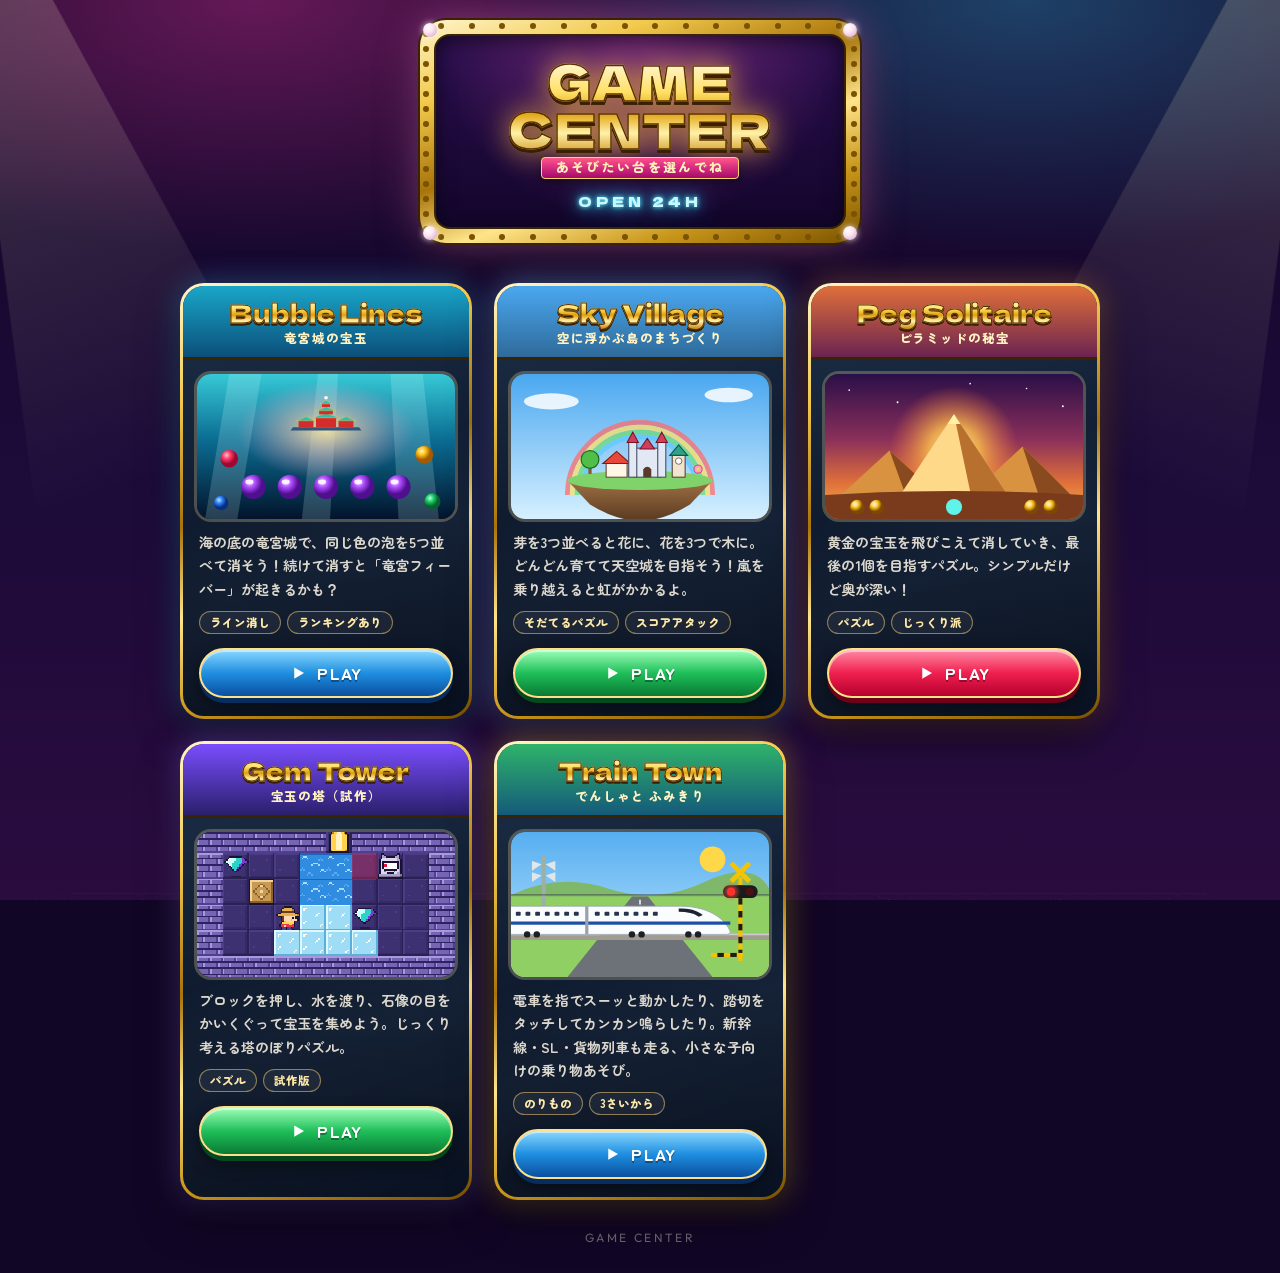
<file: index.html>
<!DOCTYPE html>
<html lang="ja">
<head>
  <meta charset="UTF-8">
  <meta name="viewport" content="width=device-width, initial-scale=1.0, viewport-fit=cover">
  <meta name="theme-color" content="#120626">
  <meta name="apple-mobile-web-app-capable" content="yes">
  <meta name="apple-mobile-web-app-status-bar-style" content="black-translucent">
  <title>Game Center</title>
  <link rel="preconnect" href="https://fonts.googleapis.com">
  <link rel="preconnect" href="https://fonts.gstatic.com" crossorigin>
  <link href="https://fonts.googleapis.com/css2?family=Dela+Gothic+One&family=Outfit:wght@600;800&family=Zen+Maru+Gothic:wght@500;700;900&display=swap" rel="stylesheet">
  <link rel="stylesheet" href="arcade.css">
  <style>
    html {
      background: #120626;
    }

    body {
      min-height: 100vh;
      min-height: 100dvh;
      padding: max(20px, env(safe-area-inset-top)) 16px max(28px, env(safe-area-inset-bottom));
      display: flex;
      flex-direction: column;
      align-items: center;
    }

    /* ===== 夜のアーケードホール ===== */
    .hall {
      position: fixed;
      inset: 0;
      z-index: -1;
      overflow: hidden;
      pointer-events: none;
      background:
        radial-gradient(ellipse 60% 40% at 20% 0%, rgba(255, 60, 180, 0.35), transparent 70%),
        radial-gradient(ellipse 60% 40% at 80% 0%, rgba(60, 200, 255, 0.3), transparent 70%),
        linear-gradient(180deg, #120626 0%, #1d0b3a 55%, #2a0c3f 100%);
    }

    /* 天井のスポットライト */
    .spot {
      position: absolute;
      top: -10%;
      width: 40vw;
      max-width: 320px;
      height: 80%;
      background: linear-gradient(180deg, rgba(255, 240, 200, 0.22), transparent 80%);
      clip-path: polygon(42% 0, 58% 0, 100% 100%, 0 100%);
      will-change: opacity;
      animation: spot 6s ease-in-out infinite alternate;
    }

    .spot.s1 { left: -5%; transform: rotate(-18deg); }
    .spot.s2 { right: -5%; transform: rotate(18deg); animation-delay: -3s; }

    @keyframes spot {
      from { opacity: 0.4; }
      to { opacity: 1; }
    }

    /* ネオンの床 */
    .floor {
      position: absolute;
      left: -50%;
      right: -50%;
      bottom: -10%;
      height: 55%;
      background:
        linear-gradient(90deg, rgba(255, 80, 200, 0.5) 1px, transparent 1px) 0 0 / 60px 60px,
        linear-gradient(0deg, rgba(80, 220, 255, 0.45) 1px, transparent 1px) 0 0 / 60px 60px;
      transform: perspective(300px) rotateX(60deg);
      transform-origin: bottom center;
      -webkit-mask: linear-gradient(0deg, #000 30%, transparent 95%);
      mask: linear-gradient(0deg, #000 30%, transparent 95%);
    }

    /* ===== 電飾つき看板 ===== */
    .sign {
      position: relative;
      width: 100%;
      max-width: 440px;
      padding: 14px;
      border-radius: 26px;
      background: var(--gold-metal);
      box-shadow: 0 0 0 2px #3a2400, 0 0 40px rgba(255, 120, 220, 0.45), 0 18px 40px rgba(0, 0, 0, 0.6);
      margin-bottom: 40px;
    }

    .sign-inner {
      position: relative;
      border-radius: 16px;
      padding: 22px 12px 18px;
      background:
        radial-gradient(ellipse at 50% 0%, rgba(255, 90, 200, 0.35), transparent 70%),
        linear-gradient(180deg, #2b0f4f, #12052a);
      box-shadow: inset 0 0 0 2px #3a2400, inset 0 6px 20px rgba(0, 0, 0, 0.6);
      text-align: center;
    }

    .sign .logo-title { font-size: clamp(32px, 11vw, 48px); }

    .sign .logo-sub {
      background: linear-gradient(180deg, #ff3d9a, #a3086a);
    }

    .neon {
      margin-top: 12px;
      font-family: var(--font-display);
      font-size: 0.85rem;
      letter-spacing: 0.3em;
      color: #c9f7ff;
      text-shadow: 0 0 4px #5ff3ff, 0 0 12px #2ad1ff, 0 0 24px #2ad1ff;
      animation: flicker 4s steps(1) infinite;
    }

    @keyframes flicker {
      0%, 92%, 96%, 100% { opacity: 1; }
      94% { opacity: 0.35; }
    }

    /* ===== ゲームの筐体カード ===== */
    .cabinets {
      width: 100%;
      max-width: 920px;
      display: grid;
      grid-template-columns: repeat(auto-fit, minmax(min(100%, 280px), 1fr));
      gap: 22px;
      justify-items: center;
    }

    .cabinet {
      position: relative;
      width: 100%;
      max-width: 440px;
      display: block;
      text-decoration: none;
      color: var(--text);
      border: 3px solid transparent;
      border-radius: 24px;
      background: var(--panel) padding-box, var(--gold-metal) border-box;
      box-shadow: 0 18px 40px rgba(0, 0, 0, 0.55), 0 0 30px var(--glow);
      overflow: hidden;
      transition: transform 0.15s;
    }

    .cabinet:active { transform: scale(0.98); }

    @media (hover: hover) {
      .cabinet:hover { transform: translateY(-4px); }
    }

    .cabinet.bubble { --glow: rgba(60, 200, 255, 0.35); --top: linear-gradient(180deg, #1aa6c9, #0b4f7a); }
    .cabinet.peg { --glow: rgba(255, 160, 60, 0.35); --top: linear-gradient(180deg, #e0703a, #6b2350); }
    .cabinet.gem { --glow: rgba(150, 120, 255, 0.4); --top: linear-gradient(180deg, #7a4dff, #2a1f6b); }
    .cabinet.train { --glow: rgba(255, 210, 60, 0.4); --top: linear-gradient(180deg, #2fb36a, #145a7a); }
    .cabinet.sky { --glow: rgba(120, 200, 255, 0.45); --top: linear-gradient(180deg, #4aa8f0, #2f6a9a); }

    /* 筐体の上の看板 */
    .cab-top {
      position: relative;
      padding: 12px 14px 10px;
      background: var(--top);
      text-align: center;
      border-bottom: 3px solid #3a2400;
    }

    .cab-title {
      font-family: var(--font-display);
      font-size: 1.6rem;
      line-height: 1.1;
      background: var(--gold-text);
      -webkit-background-clip: text;
      background-clip: text;
      color: transparent;
      -webkit-text-stroke: 1px #5a3200;
      filter: drop-shadow(0 2px 0 #3a1f00);
      padding-bottom: 0.12em;
    }

    .cab-sub {
      font-family: var(--font-jp);
      font-weight: 900;
      font-size: 0.78rem;
      letter-spacing: 0.15em;
      color: #fff3c4;
    }

    /* つづきから */
    .badge {
      position: absolute;
      top: 10px;
      right: -34px;
      width: 130px;
      padding: 3px 0;
      transform: rotate(35deg);
      font-family: var(--font-jp);
      font-weight: 900;
      font-size: 0.72rem;
      text-align: center;
      color: #4a2600;
      background: linear-gradient(180deg, #fff1a8, #f2b705);
      box-shadow: 0 2px 6px rgba(0, 0, 0, 0.4);
      display: none;
    }

    .cabinet.has-save .badge { display: block; }

    /* 画面（世界観のミニ絵） */
    .cab-screen {
      margin: 14px 14px 0;
      border-radius: 14px;
      overflow: hidden;
      aspect-ratio: 16 / 9;
      box-shadow: inset 0 0 0 2px #3a2400, 0 0 0 3px rgba(255, 233, 168, 0.25);
    }

    .pixel-screen {
      display: block;
      width: 100%;
      height: 100%;
      image-rendering: pixelated;
    }

    .cab-screen svg {
      display: block;
      width: 100%;
      height: 100%;
    }

    .cab-body {
      padding: 12px 16px 18px;
    }

    .cab-desc {
      font-family: var(--font-jp);
      font-weight: 700;
      font-size: 0.88rem;
      line-height: 1.65;
      color: rgba(255, 248, 231, 0.85);
      margin-bottom: 10px;
    }

    .tags {
      display: flex;
      gap: 6px;
      flex-wrap: wrap;
      margin-bottom: 14px;
    }

    .tag {
      padding: 2px 10px 3px;
      border-radius: 999px;
      font-family: var(--font-jp);
      font-weight: 900;
      font-size: 0.72rem;
      color: var(--gold-light);
      border: 1px solid rgba(255, 215, 120, 0.5);
      background: rgba(255, 255, 255, 0.05);
    }

    .cab-play {
      display: flex;
      align-items: center;
      justify-content: center;
      gap: 10px;
      width: 100%;
    }

    .cab-play svg { width: 18px; height: 18px; }

    /* 中身が少なくても画面の一番下に置く */
    .footer {
      margin-top: auto;
      padding-top: 30px;
      font-size: 0.75rem;
      letter-spacing: 0.2em;
      color: rgba(255, 248, 231, 0.4);
    }

    .cab-catch { display: none; }

    /* ===== スマホ：筐体を2列にして、1画面でゲームを見比べられるように ===== */
    @media (max-width: 699px) {
      body { padding-top: max(12px, env(safe-area-inset-top)); }

      .sign {
        padding: 9px;
        border-radius: 20px;
        margin-bottom: 44px;
      }

      .sign-inner {
        padding: 12px 8px 10px;
        border-radius: 12px;
      }

      .sign .logo-title { font-size: clamp(24px, 8vw, 36px); }
      .sign .logo-sub { font-size: 0.72rem; margin-top: 4px; }
      .neon { display: none; }

      .cabinets {
        grid-template-columns: repeat(2, 1fr);
        gap: 12px;
      }

      .cabinet { border-radius: 18px; border-width: 2px; }

      /* 台が奇数のとき、最後の1台は真ん中に置く */
      .cabinets > .cabinet:last-child:nth-child(odd) {
        grid-column: 1 / -1;
        width: calc(50% - 6px);
      }

      .cab-top { padding: 8px 6px 6px; border-bottom-width: 2px; }

      .cab-title {
        font-size: clamp(17px, 5.4vw, 24px);
        line-height: 1;
        /* 2行で表示して、どの台も同じ高さにそろえる */
        min-height: 2.14em;
        display: flex;
        flex-direction: column;
        align-items: center;
        justify-content: center;
      }

      .cab-title .w { display: block; }

      .cab-sub { font-size: 0.66rem; letter-spacing: 0.08em; }

      .badge {
        top: 6px;
        right: -40px;
        width: 120px;
        font-size: 0.6rem;
      }

      .cab-screen {
        margin: 8px 8px 0;
        border-radius: 10px;
        aspect-ratio: 4 / 3;
      }

      .cab-body { padding: 8px 8px 12px; }
      .cab-desc, .tags { display: none; }

      .cab-catch {
        display: block;
        font-family: var(--font-jp);
        font-weight: 900;
        font-size: 0.74rem;
        line-height: 1.4;
        text-align: center;
        color: rgba(255, 248, 231, 0.85);
        margin-bottom: 8px;
        white-space: nowrap;
        overflow: hidden;
        text-overflow: ellipsis;
      }

      .cab-play {
        height: 40px;
        font-size: 0.9rem;
        gap: 6px;
      }

      .cab-play svg { width: 14px; height: 14px; }


      .footer { padding-top: 24px; }
    }

    @media (prefers-reduced-motion: reduce) {
      .spot, .neon { animation: none; }
    }
  </style>
</head>
<body>
  <div class="hall" aria-hidden="true">
    <div class="spot s1"></div>
    <div class="spot s2"></div>
    <div class="floor"></div>
  </div>

  <header class="sign">
    <div class="lights" id="signLights"></div>
    <span class="corner-pearl"></span>
    <span class="corner-pearl"></span>
    <span class="corner-pearl"></span>
    <span class="corner-pearl"></span>
    <div class="sign-inner">
      <div class="logo">
        <div class="logo-title">GAME CENTER</div>
        <div class="logo-sub">あそびたい台を選んでね</div>
      </div>
      <div class="neon">OPEN 24H</div>
    </div>
  </header>

  <main class="cabinets">
    <a href="bubble-lines.html" class="cabinet bubble" data-save="bubbleLinesSave">
      <div class="cab-top">
        <div class="cab-title"><span class="w">Bubble</span> <span class="w">Lines</span></div>
        <div class="cab-sub">竜宮城の宝玉</div>
        <span class="badge">つづきから</span>
      </div>
      <div class="cab-screen">
        <svg viewBox="0 0 320 180" preserveAspectRatio="xMidYMid slice" aria-hidden="true">
          <defs>
            <linearGradient id="seaBg" x1="0" y1="0" x2="0" y2="1">
              <stop offset="0" stop-color="#36c9d6"/>
              <stop offset="0.45" stop-color="#0b6d93"/>
              <stop offset="1" stop-color="#03132b"/>
            </linearGradient>
            <radialGradient id="bRed" cx="0.35" cy="0.3"><stop offset="0" stop-color="#ffc2cf"/><stop offset="0.45" stop-color="#ff3d68"/><stop offset="1" stop-color="#9e0730"/></radialGradient>
            <radialGradient id="bBlue" cx="0.35" cy="0.3"><stop offset="0" stop-color="#c4e3ff"/><stop offset="0.45" stop-color="#2f86ff"/><stop offset="1" stop-color="#0b2f80"/></radialGradient>
            <radialGradient id="bGreen" cx="0.35" cy="0.3"><stop offset="0" stop-color="#c6ffe0"/><stop offset="0.45" stop-color="#19d36b"/><stop offset="1" stop-color="#06612f"/></radialGradient>
            <radialGradient id="bYellow" cx="0.35" cy="0.3"><stop offset="0" stop-color="#fff6c2"/><stop offset="0.45" stop-color="#ffc21a"/><stop offset="1" stop-color="#a35a00"/></radialGradient>
            <radialGradient id="bPurple" cx="0.35" cy="0.3"><stop offset="0" stop-color="#f0d4ff"/><stop offset="0.45" stop-color="#b04dff"/><stop offset="1" stop-color="#4f0f8f"/></radialGradient>
            <radialGradient id="pGlowS"><stop offset="0" stop-color="#ffe7a0" stop-opacity="0.9"/><stop offset="1" stop-color="#ff9ec8" stop-opacity="0"/></radialGradient>
          </defs>
          <rect width="320" height="180" fill="url(#seaBg)"/>
          <g fill="rgba(210,255,255,0.18)">
            <path d="M40 0 L80 0 L50 180 L10 180 Z"/><path d="M150 0 L175 0 L165 180 L130 180 Z"/><path d="M240 0 L280 0 L300 180 L250 180 Z"/>
          </g>
          <ellipse cx="160" cy="70" rx="110" ry="60" fill="url(#pGlowS)"/>
          <!-- 竜宮城 -->
          <g transform="translate(110 22) scale(0.25)">
            <rect x="64" y="142" width="74" height="34" fill="#d42b2b"/>
            <rect x="262" y="142" width="74" height="34" fill="#d42b2b"/>
            <path d="M52 144 Q64 142 72 136 L100 123 L128 136 Q136 142 148 144 Z" fill="#2fbfae" stroke="#f5c542" stroke-width="2"/>
            <path d="M252 144 Q264 142 272 136 L300 123 L328 136 Q336 142 348 144 Z" fill="#2fbfae" stroke="#f5c542" stroke-width="2"/>
            <rect x="150" y="126" width="100" height="50" fill="#d42b2b"/>
            <path d="M132 130 Q148 128 158 120 L200 107 L242 120 Q252 128 268 130 Z" fill="#2fbfae" stroke="#f5c542" stroke-width="2"/>
            <rect x="166" y="90" width="68" height="22" fill="#d42b2b"/>
            <path d="M152 94 Q166 92 174 86 L200 74 L226 86 Q234 92 248 94 Z" fill="#2fbfae" stroke="#f5c542" stroke-width="2"/>
            <rect x="180" y="58" width="40" height="18" fill="#d42b2b"/>
            <path d="M168 60 Q178 58 184 52 L200 42 L216 52 Q222 58 232 60 Z" fill="#2fbfae" stroke="#f5c542" stroke-width="2"/>
            <circle cx="200" cy="30" r="9" fill="#fff"/>
            <path d="M36 176 L364 176 L376 192 L24 192 Z" fill="#33557a"/>
          </g>
          <!-- 5つ並んで消える泡 -->
          <g>
            <circle cx="70" cy="140" r="15" fill="url(#bPurple)"/>
            <circle cx="115" cy="140" r="15" fill="url(#bPurple)"/>
            <circle cx="160" cy="140" r="15" fill="url(#bPurple)"/>
            <circle cx="205" cy="140" r="15" fill="url(#bPurple)"/>
            <circle cx="250" cy="140" r="15" fill="url(#bPurple)"/>
            <circle cx="40" cy="105" r="11" fill="url(#bRed)"/>
            <circle cx="282" cy="100" r="11" fill="url(#bYellow)"/>
            <circle cx="30" cy="160" r="9" fill="url(#bBlue)"/>
            <circle cx="292" cy="158" r="10" fill="url(#bGreen)"/>
          </g>
          <g fill="rgba(255,255,255,0.85)">
            <ellipse cx="65" cy="134" rx="5" ry="3"/><ellipse cx="110" cy="134" rx="5" ry="3"/><ellipse cx="155" cy="134" rx="5" ry="3"/><ellipse cx="200" cy="134" rx="5" ry="3"/><ellipse cx="245" cy="134" rx="5" ry="3"/>
          </g>
        </svg>
      </div>
      <div class="cab-body">
        <p class="cab-catch">泡を5つ並べて消そう</p>
        <p class="cab-desc">海の底の竜宮城で、同じ色の泡を5つ並べて消そう！続けて消すと「竜宮フィーバー」が起きるかも？</p>
        <div class="tags"><span class="tag">ライン消し</span><span class="tag">ランキングあり</span></div>
        <span class="slot-btn blue cab-play">
          <svg viewBox="0 0 24 24" fill="currentColor"><path d="M7 4.5v15l13-7.5z"/></svg>
          PLAY
        </span>
      </div>
    </a>

    <a href="sky-village.html" class="cabinet sky" data-save="skyVillageSave">
      <div class="cab-top">
        <div class="cab-title"><span class="w">Sky</span> <span class="w">Village</span></div>
        <div class="cab-sub">空に浮かぶ島のまちづくり</div>
        <span class="badge">つづきから</span>
      </div>
      <div class="cab-screen">
        <svg viewBox="0 0 320 180" preserveAspectRatio="xMidYMid slice" aria-hidden="true">
          <defs>
            <linearGradient id="svSky" x1="0" y1="0" x2="0" y2="1">
              <stop offset="0" stop-color="#4aa8f0"/>
              <stop offset="1" stop-color="#d6f0ff"/>
            </linearGradient>
            <linearGradient id="svRock" x1="0" y1="0" x2="0" y2="1">
              <stop offset="0" stop-color="#a8784a"/>
              <stop offset="1" stop-color="#5a3a20"/>
            </linearGradient>
          </defs>
          <rect width="320" height="180" fill="url(#svSky)"/>
          <g fill="#fff" opacity="0.85"><ellipse cx="50" cy="34" rx="34" ry="10"/><ellipse cx="270" cy="26" rx="30" ry="9"/></g>
          <!-- 虹 -->
          <g fill="none" stroke-width="6" opacity="0.75">
            <path d="M70 150 A90 90 0 0 1 250 150" stroke="#ff6b6b"/>
            <path d="M76 150 A84 84 0 0 1 244 150" stroke="#ffe066"/>
            <path d="M82 150 A78 78 0 0 1 238 150" stroke="#6bdc7a"/>
            <path d="M88 150 A72 72 0 0 1 232 150" stroke="#5fc8ff"/>
          </g>
          <!-- 浮島 -->
          <path d="M70 132 Q160 118 250 132 L222 162 Q190 182 160 182 Q130 182 98 162 Z" fill="url(#svRock)"/>
          <ellipse cx="160" cy="132" rx="90" ry="12" fill="#7fd36a"/>
          <!-- 町（木・家・お城） -->
          <g>
            <rect x="96" y="112" width="4" height="12" fill="#8a5a2b"/>
            <circle cx="98" cy="106" r="11" fill="#4fbf4a" stroke="#1f6a1f" stroke-width="1.5"/>
            <rect x="118" y="110" width="26" height="18" fill="#fff6e6" stroke="#6a4a3a" stroke-width="1.4"/>
            <path d="M114 111 L131 96 L148 111 Z" fill="#e8483c" stroke="#8a1a10" stroke-width="1.4"/>
            <rect x="152" y="92" width="34" height="36" fill="#e2e8f4" stroke="#4a5068" stroke-width="1.4"/>
            <rect x="146" y="84" width="10" height="44" fill="#e2e8f4" stroke="#4a5068" stroke-width="1.4"/>
            <rect x="182" y="84" width="10" height="44" fill="#e2e8f4" stroke="#4a5068" stroke-width="1.4"/>
            <path d="M144 85 L151 72 L158 85 Z M180 85 L187 72 L194 85 Z M160 93 L169 80 L178 93 Z" fill="#d03f5a" stroke="#7a1028" stroke-width="1.3"/>
            <path d="M164 128 V118 Q169 112 174 118 V128 Z" fill="#5a3a2a"/>
            <rect x="200" y="100" width="16" height="28" fill="#efe4d0" stroke="#5a4a3a" stroke-width="1.4"/>
            <path d="M197 101 L208 88 L219 101 Z" fill="#2fa08a" stroke="#0f5a4a" stroke-width="1.4"/>
            <circle cx="208" cy="108" r="4" fill="#fff" stroke="#5a4a3a"/>
            <circle cx="232" cy="118" r="5" fill="#ff9ec8" stroke="#c0306a"/><circle cx="232" cy="118" r="2" fill="#ffd34d"/>
          </g>
        </svg>
      </div>
      <div class="cab-body">
        <p class="cab-catch">3つそろえて町を育てよう</p>
        <p class="cab-desc">芽を3つ並べると花に、花を3つで木に。どんどん育てて天空城を目指そう！嵐を乗り越えると虹がかかるよ。</p>
        <div class="tags"><span class="tag">そだてるパズル</span><span class="tag">スコアアタック</span></div>
        <span class="slot-btn green cab-play">
          <svg viewBox="0 0 24 24" fill="currentColor"><path d="M7 4.5v15l13-7.5z"/></svg>
          PLAY
        </span>
      </div>
    </a>

    <a href="peg-solitaire.html" class="cabinet peg" data-save="pegSolitaireSave">
      <div class="cab-top">
        <div class="cab-title"><span class="w">Peg</span> <span class="w">Solitaire</span></div>
        <div class="cab-sub">ピラミッドの秘宝</div>
        <span class="badge">つづきから</span>
      </div>
      <div class="cab-screen">
        <svg viewBox="0 0 320 180" preserveAspectRatio="xMidYMid slice" aria-hidden="true">
          <defs>
            <linearGradient id="duskBg" x1="0" y1="0" x2="0" y2="1">
              <stop offset="0" stop-color="#2a0f48"/>
              <stop offset="0.45" stop-color="#8a2f5a"/>
              <stop offset="0.75" stop-color="#e0703a"/>
              <stop offset="1" stop-color="#f6b453"/>
            </linearGradient>
            <radialGradient id="sunS"><stop offset="0" stop-color="#fff3c4"/><stop offset="0.4" stop-color="#ffc24a" stop-opacity="0.8"/><stop offset="1" stop-color="#ff7a3a" stop-opacity="0"/></radialGradient>
            <radialGradient id="gold" cx="0.35" cy="0.3"><stop offset="0" stop-color="#fffbe0"/><stop offset="0.4" stop-color="#ffd34d"/><stop offset="0.75" stop-color="#c98a00"/><stop offset="1" stop-color="#7a4a00"/></radialGradient>
          </defs>
          <rect width="320" height="180" fill="url(#duskBg)"/>
          <g fill="#fff"><circle cx="30" cy="20" r="1"/><circle cx="90" cy="35" r="1.2"/><circle cx="250" cy="18" r="1"/><circle cx="295" cy="40" r="1.2"/><circle cx="180" cy="12" r="1"/></g>
          <circle cx="160" cy="95" r="80" fill="url(#sunS)"/>
          <path d="M20 150 L80 95 L140 150 Z" fill="#d9923f"/><path d="M80 95 L140 150 L100 150 Z" fill="#8a4a1f"/>
          <path d="M180 150 L245 90 L305 150 Z" fill="#d9923f"/><path d="M245 90 L305 150 L265 150 Z" fill="#8a4a1f"/>
          <path d="M90 155 L160 50 L230 155 Z" fill="#ffd98a"/><path d="M160 50 L230 155 L182 155 Z" fill="#b8702e"/>
          <path d="M152 62 L160 50 L168 62 Z" fill="#fff1a8"/>
          <path d="M0 150 Q160 140 320 150 L320 180 L0 180 Z" fill="#7a3b1c"/>
          <!-- 宝玉 -->
          <g>
            <circle cx="40" cy="165" r="9" fill="url(#gold)"/><circle cx="64" cy="165" r="9" fill="url(#gold)"/>
            <circle cx="256" cy="165" r="9" fill="url(#gold)"/><circle cx="280" cy="165" r="9" fill="url(#gold)"/>
            <circle cx="160" cy="165" r="10" fill="#5ff3ea"/>
          </g>
        </svg>
      </div>
      <div class="cab-body">
        <p class="cab-catch">飛びこえて最後の1個へ</p>
        <p class="cab-desc">黄金の宝玉を飛びこえて消していき、最後の1個を目指すパズル。シンプルだけど奥が深い！</p>
        <div class="tags"><span class="tag">パズル</span><span class="tag">じっくり派</span></div>
        <span class="slot-btn red cab-play">
          <svg viewBox="0 0 24 24" fill="currentColor"><path d="M7 4.5v15l13-7.5z"/></svg>
          PLAY
        </span>
      </div>
    </a>

    <a href="gem-tower.html" class="cabinet gem" data-save="gemTowerProgress gemTowerSave">
      <div class="cab-top">
        <div class="cab-title"><span class="w">Gem</span> <span class="w">Tower</span></div>
        <div class="cab-sub">宝玉の塔（試作）</div>
        <span class="badge">つづきから</span>
      </div>
      <div class="cab-screen">
        <canvas class="pixel-screen" id="gemThumb" width="160" height="90" aria-hidden="true"></canvas>
      </div>
      <div class="cab-body">
        <p class="cab-catch">宝玉を集めて塔をのぼれ</p>
        <p class="cab-desc">ブロックを押し、水を渡り、石像の目をかいくぐって宝玉を集めよう。じっくり考える塔のぼりパズル。</p>
        <div class="tags"><span class="tag">パズル</span><span class="tag">試作版</span></div>
        <span class="slot-btn green cab-play">
          <svg viewBox="0 0 24 24" fill="currentColor"><path d="M7 4.5v15l13-7.5z"/></svg>
          PLAY
        </span>
      </div>
    </a>

    <a href="train-town.html" class="cabinet train">
      <div class="cab-top">
        <div class="cab-title"><span class="w">Train</span> <span class="w">Town</span></div>
        <div class="cab-sub">でんしゃと ふみきり</div>
        <span class="badge">つづきから</span>
      </div>
      <div class="cab-screen">
        <svg viewBox="0 0 320 180" preserveAspectRatio="xMidYMid slice" aria-hidden="true">
          <defs>
            <linearGradient id="ttSky" x1="0" y1="0" x2="0" y2="1"><stop offset="0" stop-color="#56aef0"/><stop offset="1" stop-color="#c7ebff"/></linearGradient>
            <radialGradient id="ttLamp"><stop offset="0" stop-color="#ff5040" stop-opacity="0.9"/><stop offset="1" stop-color="#ff5040" stop-opacity="0"/></radialGradient>
          </defs>
          <rect width="320" height="180" fill="url(#ttSky)"/>
          <circle cx="250" cy="34" r="16" fill="#ffd84a"/>
          <path d="M0 78 Q60 50 120 70 T240 62 T320 70 V90 H0Z" fill="#7fb86a"/>
          <rect y="80" width="320" height="100" fill="#8fcf63"/>
          <!-- 道路 -->
          <path d="M150 80 H170 L250 180 H70 Z" fill="#6d7178"/>
          <path d="M159 84 h2 v6 h-2z M158 96 h4 v8 h-4z M157 112 h6 v10 h-6z" fill="#f2f2f2"/>
          <!-- パンザマスト -->
          <rect x="38" y="30" width="5" height="88" fill="#9fb0a2"/>
          <path d="M43 40 l12 -4 v12 z M38 40 l-12 -4 v12 z M43 54 l12 -4 v12 z M38 54 l-12 -4 v12 z" fill="#e1e6e8"/>
          <!-- 架線と線路 -->
          <line x1="0" y1="78" x2="320" y2="78" stroke="#3d4247" stroke-width="1"/>
          <rect y="128" width="320" height="6" fill="#a19b90"/>
          <rect y="126" width="320" height="2" fill="#c8ccd0"/>
          <!-- 新幹線 -->
          <g>
            <path d="M-10 92 H210 C250 92 268 112 272 124 Q272 127 266 127 H-10 Z" fill="#fbfcfe" stroke="#9aa3ad" stroke-width="1"/>
            <rect x="-10" y="111" width="282" height="4" fill="#1d4fa8"/>
            <path d="M208 95 Q228 94 238 103 L233 105 Q224 99 208 99 Z" fill="#1b2433"/>
            <g fill="#26344d"><rect x="6" y="99" width="6" height="5" rx="1"/><rect x="18" y="99" width="6" height="5" rx="1"/><rect x="30" y="99" width="6" height="5" rx="1"/><rect x="42" y="99" width="6" height="5" rx="1"/><rect x="54" y="99" width="6" height="5" rx="1"/><rect x="66" y="99" width="6" height="5" rx="1"/><rect x="78" y="99" width="6" height="5" rx="1"/><rect x="104" y="99" width="6" height="5" rx="1"/><rect x="116" y="99" width="6" height="5" rx="1"/><rect x="128" y="99" width="6" height="5" rx="1"/><rect x="140" y="99" width="6" height="5" rx="1"/><rect x="152" y="99" width="6" height="5" rx="1"/><rect x="164" y="99" width="6" height="5" rx="1"/><rect x="176" y="99" width="6" height="5" rx="1"/></g>
            <rect x="92" y="92" width="4" height="35" fill="#9aa3ad"/>
            <g fill="#1d1f23"><circle cx="20" cy="127" r="4"/><circle cx="32" cy="127" r="4"/><circle cx="150" cy="127" r="4"/><circle cx="162" cy="127" r="4"/><circle cx="220" cy="127" r="4"/><circle cx="232" cy="127" r="4"/></g>
          </g>
          <!-- 手前の踏切 -->
          <g>
            <rect x="282" y="56" width="5" height="104" fill="#f6c300"/>
            <g fill="#1d1d1d"><rect x="282" y="66" width="5" height="8"/><rect x="282" y="82" width="5" height="8"/><rect x="282" y="98" width="5" height="8"/><rect x="282" y="114" width="5" height="8"/><rect x="282" y="130" width="5" height="8"/><rect x="282" y="146" width="5" height="8"/></g>
            <g transform="translate(284.5 50)"><rect x="-16" y="-3" width="32" height="6" fill="#f6c300" transform="rotate(45)"/><rect x="-16" y="-3" width="32" height="6" fill="#f6c300" transform="rotate(-45)"/></g>
            <rect x="263" y="66" width="43" height="16" rx="8" fill="#1b1b1b"/>
            <circle cx="273" cy="74" r="12" fill="url(#ttLamp)"/>
            <circle cx="273" cy="74" r="5" fill="#ff3030"/>
            <circle cx="296" cy="74" r="5" fill="#4a1212"/>
            <rect x="248" y="150" width="40" height="5" fill="#f6c300"/>
            <g fill="#1d1d1d"><rect x="256" y="150" width="8" height="5"/><rect x="272" y="150" width="8" height="5"/></g>
          </g>
        </svg>
      </div>
      <div class="cab-body">
        <p class="cab-catch">ゆびで でんしゃを うごかそう</p>
        <p class="cab-desc">電車を指でスーッと動かしたり、踏切をタッチしてカンカン鳴らしたり。新幹線・SL・貨物列車も走る、小さな子向けの乗り物あそび。</p>
        <div class="tags"><span class="tag">のりもの</span><span class="tag">3さいから</span></div>
        <span class="slot-btn blue cab-play">
          <svg viewBox="0 0 24 24" fill="currentColor"><path d="M7 4.5v15l13-7.5z"/></svg>
          PLAY
        </span>
      </div>
    </a>

  </main>

  <p class="footer">GAME CENTER</p>

  <script src="arcade.js"></script>
  <script src="gem-tower-sprites.js"></script>
  <script>
    Arcade.buildLights(document.getElementById('signLights'), 14);

    // Gem Tower の台の画面：ゲームのドット絵で小さな一場面を描く
    (function drawGemThumb() {
      const canvas = document.getElementById('gemThumb');
      const ctx = canvas.getContext('2d');
      ctx.imageSmoothingEnabled = false;
      const scene = [
        '#####E####',
        '#G..~~.v.#',
        '#.B.~~...#',
        '#..P==G..#',
        '#..====..#',
        '##########'
      ];
      const load = (name) => new Promise(res => {
        const img = new Image();
        img.onload = () => res(img);
        img.src = GemSprites.toCanvas(GemSprites.SPRITES[name]);
      });
      const names = ['floor', 'wall', 'water', 'ice', 'door-open', 'gem', 'block', 'watcher-left', 'hero-right'];
      Promise.all(names.map(load)).then(imgs => {
        const sp = Object.fromEntries(names.map((n, i) => [n, imgs[i]]));
        const frame0 = (img, x, y) => ctx.drawImage(img, 0, 0, 16, 16, x, y, 16, 16);
        scene.forEach((row, r) => [...row].forEach((ch, c) => {
          const x = c * 16;
          const y = r * 16 - 3;
          const base = ch === '#' ? 'wall' : ch === '~' ? 'water' : ch === '=' ? 'ice' : 'floor';
          frame0(sp[base], x, y);
          const top = { E: 'door-open', G: 'gem', B: 'block', v: 'watcher-left', P: 'hero-right' }[ch];
          if (top) frame0(sp[top], x, y);
        }));
        // 見張りの視線
        ctx.fillStyle = 'rgba(255, 50, 80, 0.3)';
        ctx.fillRect(16 * 6, 16 * 1 - 3, 16, 16);
      });
    })();

    // 途中のセーブがあるゲームに「つづきから」を出す
    document.querySelectorAll('.cabinet[data-save]').forEach((el) => {
      try {
        if (el.dataset.save.split(' ').some(k => localStorage.getItem(k))) el.classList.add('has-save');
      } catch (e) {}
    });
  </script>
</body>
</html>
</file>
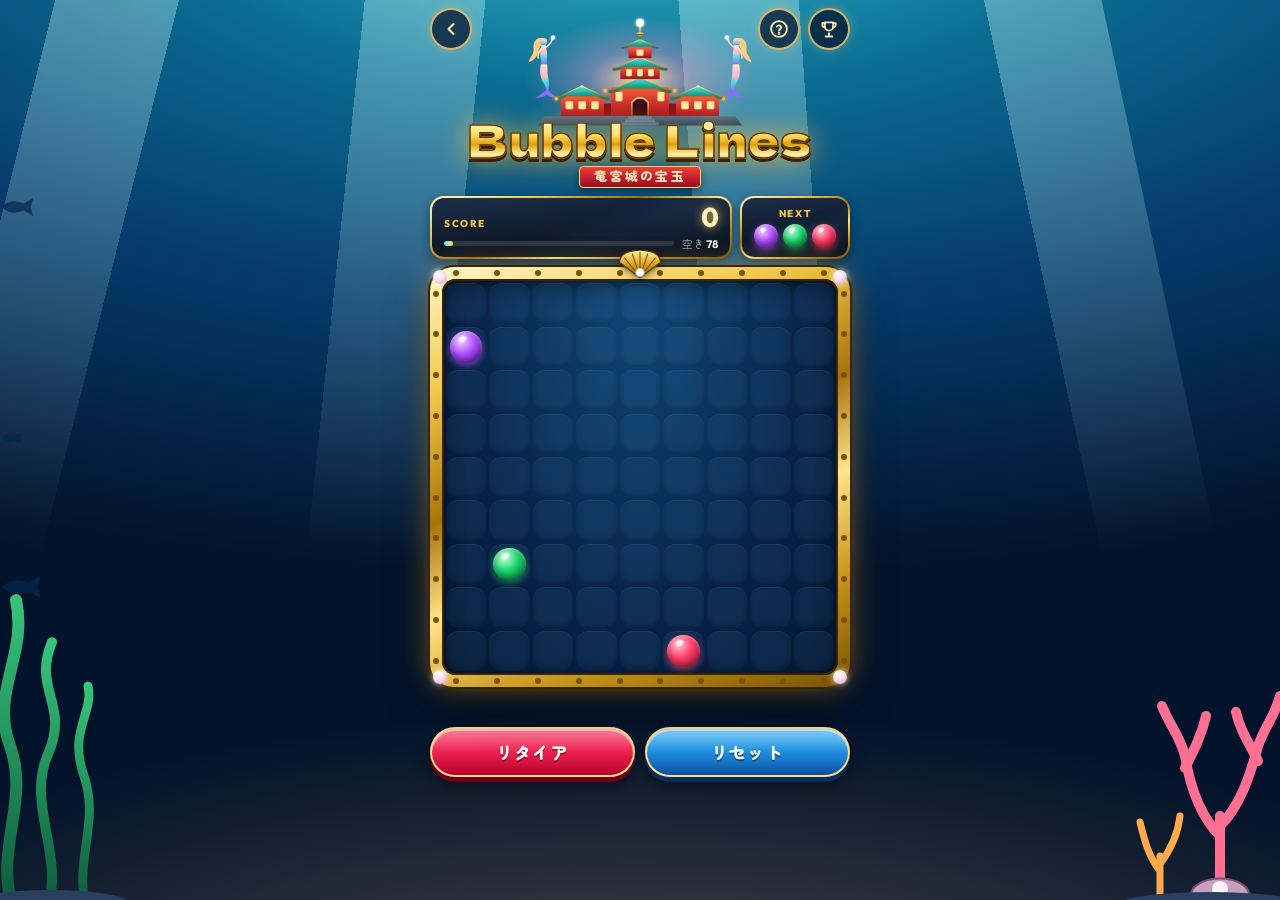
<file: bubble-lines.html>
<!DOCTYPE html>
<html lang="ja">
<head>
  <meta charset="UTF-8">
  <meta name="viewport" content="width=device-width, initial-scale=1.0, viewport-fit=cover, user-scalable=no">
  <meta name="theme-color" content="#04203f">
  <meta name="apple-mobile-web-app-capable" content="yes">
  <meta name="apple-mobile-web-app-status-bar-style" content="black-translucent">
  <title>Bubble Lines</title>
  <link rel="preconnect" href="https://fonts.googleapis.com">
  <link rel="preconnect" href="https://fonts.gstatic.com" crossorigin>
  <link href="https://fonts.googleapis.com/css2?family=Dela+Gothic+One&family=Outfit:wght@600;800&family=Zen+Maru+Gothic:wght@500;700;900&display=swap" rel="stylesheet">
  <link rel="stylesheet" href="arcade.css">
  <style>
    :root {
      /* 上パネル（竜宮城）の高さ */
      --stage: clamp(100px, 20vh, 220px);
      /* 盤面と下のボタンの間の余白（背の高い画面ほど広く） */
      --controls-gap: clamp(6px, calc(8vh - 40px), 40px);
      /* 盤面（金枠ごと）の一辺。横幅いっぱいを基本に、背の低い画面では高さに合わせて縮める */
      --frame: min(calc(100vw - var(--gutter) * 2), 420px, calc(100vh - var(--stage) - var(--controls-gap) - 160px));
    }

    @supports (height: 100dvh) {
      :root {
        --stage: clamp(100px, 20dvh, 220px);
        --controls-gap: clamp(6px, calc(8dvh - 40px), 40px);
        --frame: min(calc(100vw - var(--gutter) * 2), 420px, calc(100dvh - var(--stage) - var(--controls-gap) - 160px));
      }
    }

    html, body {
      height: 100%;
      background: #03132b;
    }

    body {
      overflow: hidden;
      overscroll-behavior: none;
    }

    /* ===== 海の背景 ===== */
    .scene {
      position: fixed;
      inset: 0;
      overflow: hidden;
      pointer-events: none;
      background:
        radial-gradient(ellipse 120% 60% at 50% 115%, rgba(255, 205, 130, 0.28), transparent 60%),
        radial-gradient(ellipse 140% 90% at 50% -15%, #36c9d6 0%, #0b6d93 28%, #063a6b 55%, #03132b 88%);
    }

    /* 水面から差し込む光 */
    .rays i {
      position: absolute;
      top: -20%;
      height: 110%;
      width: 16vw;
      max-width: 120px;
      background: linear-gradient(180deg, rgba(210, 255, 255, 0.45), rgba(210, 255, 255, 0) 75%);
      will-change: opacity;
      transform-origin: top center;
      animation: ray 9s ease-in-out infinite alternate;
    }

    .rays i:nth-child(1) { left: 8%;  transform: rotate(14deg);  animation-delay: 0s; }
    .rays i:nth-child(2) { left: 30%; transform: rotate(6deg);   animation-delay: -3s; width: 10vw; }
    .rays i:nth-child(3) { left: 52%; transform: rotate(-4deg);  animation-delay: -6s; }
    .rays i:nth-child(4) { left: 74%; transform: rotate(-12deg); animation-delay: -2s; width: 9vw; }

    @keyframes ray {
      0% { opacity: 0.35; }
      100% { opacity: 0.85; }
    }

    .reef {
      position: absolute;
      bottom: -6px;
      height: min(42vh, 320px);
    }

    .reef-left { left: -10px; }
    .reef-right { right: -10px; }

    .sway {
      transform-box: fill-box;
      transform-origin: bottom center;
      animation: sway 5s ease-in-out infinite alternate;
    }

    .sway:nth-of-type(2n) { animation-duration: 6.5s; animation-delay: -2s; }

    @keyframes sway {
      0% { transform: rotate(-4deg); }
      100% { transform: rotate(4deg); }
    }

    .fish {
      position: absolute;
      left: 0;
      width: 36px;
      fill: rgba(6, 40, 78, 0.75);
      animation: swim 26s linear infinite;
    }

    .fish.f1 { top: 22%; animation-delay: -4s; }
    .fish.f2 { top: 48%; width: 24px; animation-duration: 34s; animation-delay: -20s; }
    .fish.f3 { top: 64%; width: 44px; animation-duration: 30s; animation-delay: -12s; }

    @keyframes swim {
      0% { transform: translateX(110vw) translateY(0); }
      50% { transform: translateX(45vw) translateY(-14px); }
      100% { transform: translateX(-20vw) translateY(0); }
    }

    .bubble-bg {
      position: absolute;
      bottom: -30px;
      border-radius: 50%;
      border: 1px solid rgba(255, 255, 255, 0.45);
      background: radial-gradient(circle at 30% 30%, rgba(255,255,255,0.5), rgba(255,255,255,0.05) 60%);
      animation: rise 11s linear infinite;
    }

    @keyframes rise {
      0% { transform: translateY(0) translateX(0); opacity: 0; }
      10% { opacity: 0.8; }
      50% { transform: translateY(-55vh) translateX(10px); }
      100% { transform: translateY(-110vh) translateX(-6px); opacity: 0; }
    }

    /* ===== 画面全体（スマホ縦1列） ===== */
    .app {
      position: relative;
      width: 100%;
      max-width: 440px;
      height: 100%;
      margin: 0 auto;
      padding: max(8px, env(safe-area-inset-top)) var(--gutter) max(10px, env(safe-area-inset-bottom));
      display: flex;
      flex-direction: column;
      align-items: center;
      gap: 8px;
    }

    /* ===== 上パネル（竜宮城の絵とロゴ） ===== */
    .stage {
      position: relative;
      flex: 0 0 auto;
      height: var(--stage);
      width: 100%;
      display: flex;
      flex-direction: column;
      justify-content: flex-end;
      align-items: center;
    }

    .stage-art {
      position: absolute;
      top: 6px;
      left: 0;
      width: 100%;
      height: calc(100% - 58px);
      overflow: visible;
    }

    .palace-glow { animation: glow 4s ease-in-out infinite alternate; }

    @keyframes glow {
      0% { opacity: 0.55; }
      100% { opacity: 1; }
    }

    .mermaid {
      transform-box: fill-box;
      transform-origin: center;
      animation: float 4.5s ease-in-out infinite alternate;
    }

    .mermaid.right { animation-delay: -2.2s; }

    @keyframes float {
      0% { transform: translateY(4px) rotate(-3deg); }
      100% { transform: translateY(-6px) rotate(3deg); }
    }

    /* 背の低い画面ではロゴを小さくして竜宮城の絵を残す */
    @media (max-height: 720px) {
      .stage-art { height: calc(100% - 48px); }
      .logo-title { font-size: clamp(26px, 8.5vw, 34px); }
    }

    #backBtn { left: 0; }
    #helpBtn { right: 50px; }
    #rankingBtn { right: 0; }

    /* ===== スコア表示（スロットのカウンター風） ===== */
    .hud {
      width: var(--frame);
      display: flex;
      gap: 8px;
      flex-shrink: 0;
    }

    .counter,
    .next {
      border: 2px solid transparent;
      border-radius: 14px;
      background: var(--panel) padding-box, var(--gold-metal) border-box;
      box-shadow: 0 4px 12px rgba(0, 0, 0, 0.4);
      padding: 6px 12px;
    }

    .counter {
      flex: 1;
      display: flex;
      flex-direction: column;
      justify-content: center;
      gap: 4px;
    }

    .counter-row {
      display: flex;
      align-items: baseline;
      justify-content: space-between;
    }

    .score-value {
      font-size: 1.7rem;
      font-weight: 800;
      line-height: 1;
      color: #fff3c4;
      text-shadow: 0 0 10px rgba(255, 200, 60, 0.8);
      font-variant-numeric: tabular-nums;
      display: inline-block;
    }

    .score-value.bump { animation: bump 0.4s ease; }

    @keyframes bump {
      40% { transform: scale(1.25); color: #fff; }
    }

    .meter {
      display: flex;
      align-items: center;
      gap: 8px;
      font-size: 0.68rem;
      color: var(--text-dim);
    }

    .meter strong {
      color: var(--text);
      font-variant-numeric: tabular-nums;
    }

    .fill-track {
      flex: 1;
      height: 5px;
      border-radius: 999px;
      background: rgba(255, 255, 255, 0.12);
      overflow: hidden;
    }

    .fill-bar {
      height: 100%;
      width: 0;
      border-radius: inherit;
      background: linear-gradient(90deg, #5ff3ff, #ffe066);
      transition: width 0.4s ease;
    }

    .fill-bar.danger {
      background: linear-gradient(90deg, #ff9f1c, var(--danger));
      animation: blink 0.8s steps(2) infinite;
    }

    @keyframes blink {
      50% { opacity: 0.4; }
    }

    .next {
      display: flex;
      flex-direction: column;
      align-items: center;
      justify-content: center;
      gap: 4px;
    }

    #nextBalls {
      display: flex;
      gap: 5px;
    }

    .ball.preview-ball {
      width: 24px;
      height: 24px;
    }

    .board {
      position: relative;
      width: 100%;
      height: 100%;
      padding: 4px;
      gap: 3px;
      border-radius: 14px;
      background: radial-gradient(ellipse at 50% 0%, #11487a 0%, #072349 60%, #041733 100%);
      box-shadow: inset 0 0 0 2px #3a2400, inset 0 6px 20px rgba(0, 0, 0, 0.6);
      display: grid;
      grid-template-columns: repeat(9, 1fr);
      grid-template-rows: repeat(9, 1fr);
    }

    .cell {
      border-radius: 30%;
      background: rgba(120, 200, 255, 0.07);
      box-shadow: inset 0 1px 0 rgba(255, 255, 255, 0.06), inset 0 -2px 4px rgba(0, 0, 0, 0.25);
      display: flex;
      align-items: center;
      justify-content: center;
      cursor: pointer;
    }

    .cell.selected {
      background: rgba(255, 215, 100, 0.2);
      box-shadow: inset 0 0 0 2px #ffd34d, 0 0 12px rgba(255, 211, 77, 0.6);
    }

    /* 行けないマスをタップしたとき */
    .cell.blocked { animation: blocked 0.35s ease; }

    @keyframes blocked {
      0%, 100% { background: rgba(120, 200, 255, 0.07); }
      30% { background: rgba(255, 59, 92, 0.45); }
    }

    /* ===== 玉 ===== */
    .ball {
      position: relative;
      width: 80%;
      height: 80%;
      border-radius: 50%;
      background: radial-gradient(circle at 35% 30%, var(--c1) 0%, var(--c2) 45%, var(--c3) 100%);
      box-shadow:
        0 3px 8px -1px var(--glow),
        inset 0 -3px 6px rgba(0, 0, 0, 0.3),
        inset 0 2px 3px rgba(255, 255, 255, 0.35);
      transition: transform 0.15s;
    }

    .ball::after {
      content: '';
      position: absolute;
      top: 12%;
      left: 20%;
      width: 34%;
      height: 24%;
      border-radius: 50%;
      background: radial-gradient(ellipse, rgba(255, 255, 255, 0.85) 30%, rgba(255, 255, 255, 0) 70%);
      transform: rotate(-30deg);
    }

    .ball.red    { --c1: #ffc2cf; --c2: #ff3d68; --c3: #9e0730; --glow: rgba(255, 61, 104, 0.7); }
    .ball.blue   { --c1: #c4e3ff; --c2: #2f86ff; --c3: #0b2f80; --glow: rgba(47, 134, 255, 0.7); }
    .ball.green  { --c1: #c6ffe0; --c2: #19d36b; --c3: #06612f; --glow: rgba(25, 211, 107, 0.6); }
    .ball.yellow { --c1: #fff6c2; --c2: #ffc21a; --c3: #a35a00; --glow: rgba(255, 194, 26, 0.7); }
    .ball.purple { --c1: #f0d4ff; --c2: #b04dff; --c3: #4f0f8f; --glow: rgba(176, 77, 255, 0.7); }

    .cell.selected .ball { animation: hop 0.6s ease-in-out infinite; }

    @keyframes hop {
      0%, 100% { transform: translateY(0) scale(1.06); }
      50% { transform: translateY(-14%) scale(1.06); }
    }

    .ball.moving {
      position: fixed;
      z-index: 1000;
      pointer-events: none;
      transition: left 0.08s linear, top 0.08s linear;
    }

    .ball.removing { animation: bubblePop 0.45s cubic-bezier(.3,1.6,.6,1) forwards; }

    @keyframes bubblePop {
      0% { transform: scale(1); opacity: 1; }
      35% { transform: scale(1.35); opacity: 1; filter: brightness(1.6); }
      100% { transform: scale(0); opacity: 0; }
    }

    .ball.trail {
      position: fixed;
      pointer-events: none;
      z-index: 999;
      animation: fadeTrail 0.4s ease-out forwards;
    }

    .ball.trail::after { display: none; }

    @keyframes fadeTrail {
      0% { transform: scale(1); opacity: 0.6; }
      100% { transform: scale(0.2); opacity: 0; }
    }

    .pop-bubble {
      position: fixed;
      width: 8px;
      height: 8px;
      border-radius: 50%;
      border: 1.5px solid rgba(255, 255, 255, 0.9);
      pointer-events: none;
      z-index: 1001;
      animation: popFloat 0.7s ease-out forwards;
    }

    @keyframes popFloat {
      0% { transform: scale(0.6); opacity: 1; }
      100% { transform: scale(1.5) translateY(-30px); opacity: 0; }
    }

    /* ===== 下のボタン（スロットのボタン風） ===== */
    .controls {
      margin-top: var(--controls-gap);
      width: var(--frame);
      display: grid;
      grid-template-columns: 1fr 1fr;
      gap: 10px;
      flex-shrink: 0;
      padding-bottom: 5px;
    }

    .ranking-content {
      max-height: 50vh;
      overflow-y: auto;
      margin-bottom: 18px;
    }

    .ranking-content .loading,
    .ranking-content .empty {
      text-align: center;
      color: var(--text-dim);
      padding: 24px 0;
    }

    .ranking-content .error {
      text-align: center;
      color: var(--danger);
      padding: 24px 0;
    }

    .ranking-list { display: grid; gap: 6px; }

    .ranking-item {
      display: flex;
      align-items: center;
      gap: 12px;
      padding: 10px 12px;
      border-radius: 12px;
      background: rgba(255, 255, 255, 0.05);
    }

    .ranking-item:nth-child(-n+3) {
      background: linear-gradient(90deg, rgba(255, 210, 90, 0.18), rgba(255, 255, 255, 0.04));
      border: 1px solid rgba(255, 210, 90, 0.3);
    }

    .ranking-rank {
      width: 28px;
      text-align: center;
      font-weight: 800;
      color: var(--text-dim);
      flex-shrink: 0;
    }

    .ranking-rank.gold,
    .ranking-rank.silver,
    .ranking-rank.bronze { font-size: 1.2rem; }

    .ranking-info { flex: 1; min-width: 0; }

    .ranking-name {
      font-family: 'Zen Maru Gothic', sans-serif;
      font-weight: 700;
      font-size: 0.92rem;
      white-space: nowrap;
      overflow: hidden;
      text-overflow: ellipsis;
    }

    .ranking-date {
      font-size: 0.7rem;
      color: var(--text-dim);
    }

    .ranking-score {
      font-weight: 800;
      font-size: 1.05rem;
      color: #fff3c4;
      text-shadow: 0 0 8px rgba(255, 200, 60, 0.6);
      font-variant-numeric: tabular-nums;
      flex-shrink: 0;
    }

    .score-form {
      display: flex;
      gap: 8px;
      margin-bottom: 8px;
    }

    .score-form input {
      flex: 1;
      min-width: 0;
      height: 46px;
      padding: 0 14px;
      border-radius: 12px;
      border: 1px solid rgba(255, 215, 120, 0.4);
      background: rgba(0, 0, 0, 0.3);
      color: var(--text);
      font-family: 'Zen Maru Gothic', sans-serif;
      font-size: 16px;
    }

    .score-form input::placeholder { color: var(--text-dim); }

    .score-form input:focus {
      outline: none;
      border-color: var(--gold);
    }

    .submit-btn {
      padding: 0 18px;
      border: none;
      border-radius: 12px;
      background: linear-gradient(180deg, #ff8aa5, #e0164a);
      color: #fff;
      font-family: var(--font-jp);
      font-weight: 900;
      font-size: 0.95rem;
      white-space: nowrap;
    }

    .submit-btn:disabled {
      opacity: 0.35;
      cursor: not-allowed;
    }

    .score-note {
      font-family: 'Zen Maru Gothic', sans-serif;
      font-size: 0.72rem;
      color: var(--text-dim);
      margin-bottom: 6px;
    }

    .submit-status {
      font-family: 'Zen Maru Gothic', sans-serif;
      font-size: 0.85rem;
      min-height: 1.4em;
      margin-bottom: 14px;
    }

    .submit-status.success { color: #5ff3ff; }
    .submit-status.error { color: var(--danger); }

    @media (prefers-reduced-motion: reduce) {
      .rays i, .sway, .fish, .bubble-bg, .mermaid, .palace-glow { animation: none; }
      .fish, .bubble-bg { display: none; }
    }
  </style>
</head>
<body>
  <!-- 海の背景 -->
  <div class="scene" aria-hidden="true">
    <div class="rays"><i></i><i></i><i></i><i></i></div>

    <svg class="fish f1" viewBox="0 0 40 20"><path d="M2 10 Q12 0 26 6 L37 0 L34 10 L37 20 L26 14 Q12 20 2 10Z"/></svg>
    <svg class="fish f2" viewBox="0 0 40 20"><path d="M2 10 Q12 0 26 6 L37 0 L34 10 L37 20 L26 14 Q12 20 2 10Z"/></svg>
    <svg class="fish f3" viewBox="0 0 40 20"><path d="M2 10 Q12 0 26 6 L37 0 L34 10 L37 20 L26 14 Q12 20 2 10Z"/></svg>

    <!-- 海藻 -->
    <svg class="reef reef-left" viewBox="0 0 140 320" preserveAspectRatio="xMinYMax meet">
      <defs>
        <linearGradient id="weed" x1="0" y1="1" x2="0" y2="0">
          <stop offset="0" stop-color="#0d5a3a"/>
          <stop offset="1" stop-color="#37c47a"/>
        </linearGradient>
      </defs>
      <g fill="none" stroke="url(#weed)" stroke-linecap="round">
        <path class="sway" stroke-width="12" d="M22 320 C 5 260, 40 215, 20 160 S 38 70, 26 14"/>
        <path class="sway" stroke-width="10" d="M58 320 C 74 268, 36 218, 58 168 S 42 104, 62 56"/>
        <path class="sway" stroke-width="9" d="M96 320 C 84 276, 110 236, 94 190 S 104 128, 98 100"/>
      </g>
      <ellipse cx="60" cy="318" rx="80" ry="14" fill="#2a3f5e"/>
    </svg>

    <!-- 珊瑚と真珠貝 -->
    <svg class="reef reef-right" viewBox="0 0 170 320" preserveAspectRatio="xMaxYMax meet">
      <g fill="none" stroke-linecap="round" stroke-linejoin="round">
        <g class="sway" stroke="#ff6f91" stroke-width="10">
          <path d="M100 320 L100 230 M100 250 C80 230 70 200 65 170 M100 240 C120 220 130 190 138 160 M65 170 C60 150 50 140 42 120 M65 182 C75 162 82 148 86 130 M138 160 C145 140 155 130 160 110 M138 175 C128 155 120 144 116 126"/>
        </g>
        <g class="sway" stroke="#ffa94d" stroke-width="7">
          <path d="M40 320 L40 270 M40 285 C28 270 24 252 20 236 M40 278 C52 262 58 248 60 230"/>
        </g>
      </g>
      <!-- 真珠貝 -->
      <path d="M70 312 C70 286 130 286 130 312 Z" fill="#c9a0c0" stroke="#7a4f72" stroke-width="2"/>
      <circle cx="100" cy="303" r="8" fill="#fff" opacity="0.95">
        <animate attributeName="opacity" values="0.7;1;0.7" dur="2.5s" repeatCount="indefinite"/>
      </circle>
      <ellipse cx="90" cy="318" rx="90" ry="12" fill="#2a3f5e"/>
    </svg>

    <div class="bubble-bg" style="left: 6%; animation-delay: 0s; width: 12px; height: 12px;"></div>
    <div class="bubble-bg" style="left: 18%; animation-delay: 3s; width: 20px; height: 20px;"></div>
    <div class="bubble-bg" style="left: 40%; animation-delay: 6s; width: 9px; height: 9px;"></div>
    <div class="bubble-bg" style="left: 63%; animation-delay: 1.5s; width: 16px; height: 16px;"></div>
    <div class="bubble-bg" style="left: 82%; animation-delay: 8s; width: 11px; height: 11px;"></div>
    <div class="bubble-bg" style="left: 93%; animation-delay: 4.5s; width: 18px; height: 18px;"></div>
  </div>

  <main class="app">
    <!-- 上パネル：竜宮城 -->
    <header class="stage">
      <button class="icon-btn" id="backBtn" aria-label="戻る">
        <svg viewBox="0 0 24 24" fill="none" stroke="currentColor" stroke-width="2.4" stroke-linecap="round" stroke-linejoin="round"><path d="M15 18l-6-6 6-6"/></svg>
      </button>
      <button class="icon-btn" id="helpBtn" aria-label="ルール">
        <svg viewBox="0 0 24 24" fill="none" stroke="currentColor" stroke-width="2.2" stroke-linecap="round" stroke-linejoin="round"><circle cx="12" cy="12" r="9.5"/><path d="M9.5 9.2a2.6 2.6 0 0 1 5 1c0 1.7-2.5 2.3-2.5 3.8"/><circle cx="12" cy="17.3" r="0.6" fill="currentColor"/></svg>
      </button>
      <button class="icon-btn" id="rankingBtn" aria-label="ランキング">
        <svg viewBox="0 0 24 24" fill="none" stroke="currentColor" stroke-width="2.2" stroke-linecap="round" stroke-linejoin="round"><path d="M8 21h8M12 17v4M7 4h10v5a5 5 0 0 1-10 0V4z"/><path d="M17 5h3v2a3 3 0 0 1-3 3M7 5H4v2a3 3 0 0 0 3 3"/></svg>
      </button>

      <svg class="stage-art" viewBox="0 0 400 210" preserveAspectRatio="xMidYMax meet" aria-hidden="true">
        <defs>
          <radialGradient id="pGlow">
            <stop offset="0" stop-color="#ffe7a0" stop-opacity="0.95"/>
            <stop offset="0.45" stop-color="#ff9ec8" stop-opacity="0.35"/>
            <stop offset="1" stop-color="#ff9ec8" stop-opacity="0"/>
          </radialGradient>
          <linearGradient id="pRoof" x1="0" y1="0" x2="0" y2="1">
            <stop offset="0" stop-color="#4ff0d2"/>
            <stop offset="1" stop-color="#0a6a6e"/>
          </linearGradient>
          <linearGradient id="pRed" x1="0" y1="0" x2="0" y2="1">
            <stop offset="0" stop-color="#ff5a3c"/>
            <stop offset="1" stop-color="#a3101c"/>
          </linearGradient>
          <linearGradient id="pGold" x1="0" y1="0" x2="0" y2="1">
            <stop offset="0" stop-color="#fff1a8"/>
            <stop offset="0.5" stop-color="#e0a520"/>
            <stop offset="1" stop-color="#8a5a00"/>
          </linearGradient>
          <linearGradient id="pStone" x1="0" y1="0" x2="0" y2="1">
            <stop offset="0" stop-color="#4b6e93"/>
            <stop offset="1" stop-color="#1c3150"/>
          </linearGradient>
          <linearGradient id="mGrad" x1="0" y1="0" x2="0" y2="1">
            <stop offset="0" stop-color="#ffe3c4"/>
            <stop offset="0.45" stop-color="#ffb3d1"/>
            <stop offset="0.6" stop-color="#55e6d6"/>
            <stop offset="1" stop-color="#8a6dff"/>
          </linearGradient>
          <filter id="soft" x="-50%" y="-50%" width="200%" height="200%">
            <feGaussianBlur stdDeviation="2.5" result="b"/>
            <feMerge><feMergeNode in="b"/><feMergeNode in="SourceGraphic"/></feMerge>
          </filter>
          <!-- 反り屋根 -->
          <symbol id="roof" viewBox="0 0 100 26">
            <path d="M2 22 Q14 21 22 15 L50 2 L78 15 Q86 21 98 22 L96 25 Q84 25 76 20 L24 20 Q16 25 4 25 Z" fill="url(#pRoof)" stroke="url(#pGold)" stroke-width="1.6"/>
            <circle cx="50" cy="3" r="2.2" fill="#ffe066"/>
          </symbol>
          <!-- 人魚（シルエット） -->
          <symbol id="mermaid" viewBox="0 0 60 122">
            <path d="M28 6 C18 4 10 14 12 26 C13 36 6 42 2 52 C12 50 18 42 21 33 C23 25 25 19 31 17 Z" fill="#ffcf7a"/>
            <circle cx="31" cy="13" r="7" fill="url(#mGrad)"/>
            <path d="M27 19 C25 26 24 32 25 40 C26 46 27 50 26 56 L38 56 C37 50 38 44 38 38 C38 30 36 24 35 19 Z" fill="url(#mGrad)"/>
            <path d="M35 24 C42 20 46 14 48 7" fill="none" stroke="#ffe3c4" stroke-width="3.2" stroke-linecap="round"/>
            <path d="M27 26 C22 32 20 38 21 44" fill="none" stroke="#ffe3c4" stroke-width="3.2" stroke-linecap="round"/>
            <path d="M26 56 C23 70 25 82 31 92 C35 98 37 103 36 108 L40 107 C42 99 42 91 40 83 C38 73 39 64 38 56 Z" fill="url(#mGrad)"/>
            <path d="M36 106 C28 111 22 117 15 119 C24 122 32 119 37 114 C42 119 50 122 58 119 C50 116 44 111 40 105 Z" fill="#8a6dff"/>
            <circle cx="49" cy="5" r="4" fill="#fff" filter="url(#soft)"/>
          </symbol>
        </defs>

        <ellipse class="palace-glow" cx="200" cy="110" rx="200" ry="105" fill="url(#pGlow)"/>

        <!-- 人魚 -->
        <g class="mermaid"><use href="#mermaid" x="6" y="36" width="54" height="110"/></g>
        <g transform="translate(400 0) scale(-1 1)"><g class="mermaid right"><use href="#mermaid" x="6" y="36" width="54" height="110"/></g></g>

        <!-- 左右の殿 -->
        <rect x="64" y="142" width="74" height="34" fill="url(#pRed)"/>
        <rect x="72" y="150" width="13" height="14" rx="2" fill="#ffe9a0"/>
        <rect x="94" y="150" width="13" height="14" rx="2" fill="#ffe9a0"/>
        <rect x="116" y="150" width="13" height="14" rx="2" fill="#ffe9a0"/>
        <use href="#roof" x="50" y="122" width="100" height="26"/>

        <rect x="262" y="142" width="74" height="34" fill="url(#pRed)"/>
        <rect x="271" y="150" width="13" height="14" rx="2" fill="#ffe9a0"/>
        <rect x="293" y="150" width="13" height="14" rx="2" fill="#ffe9a0"/>
        <rect x="315" y="150" width="13" height="14" rx="2" fill="#ffe9a0"/>
        <use href="#roof" x="250" y="122" width="100" height="26"/>

        <!-- 本殿 1層目 -->
        <rect x="138" y="154" width="124" height="22" fill="#8a0e18"/>
        <rect x="150" y="126" width="100" height="50" fill="url(#pRed)"/>
        <rect x="158" y="134" width="12" height="16" rx="2" fill="#ffe9a0"/>
        <rect x="230" y="134" width="12" height="16" rx="2" fill="#ffe9a0"/>
        <path d="M186 176 L186 152 Q200 136 214 152 L214 176 Z" fill="#3a0a10" stroke="url(#pGold)" stroke-width="2.5"/>
        <use href="#roof" x="130" y="106" width="140" height="30"/>

        <!-- 2層目 -->
        <rect x="166" y="90" width="68" height="22" fill="url(#pRed)"/>
        <rect x="176" y="95" width="10" height="12" rx="2" fill="#ffe9a0"/>
        <rect x="195" y="95" width="10" height="12" rx="2" fill="#ffe9a0"/>
        <rect x="214" y="95" width="10" height="12" rx="2" fill="#ffe9a0"/>
        <use href="#roof" x="150" y="72" width="100" height="26"/>

        <!-- 3層目 -->
        <rect x="180" y="58" width="40" height="18" fill="url(#pRed)"/>
        <rect x="194" y="61" width="12" height="11" rx="2" fill="#ffe9a0"/>
        <use href="#roof" x="166" y="40" width="68" height="22"/>

        <!-- 宝珠 -->
        <rect x="198.5" y="20" width="3" height="24" fill="url(#pGold)"/>
        <ellipse cx="200" cy="34" rx="6" ry="2" fill="url(#pGold)"/>
        <circle cx="200" cy="15" r="7" fill="#fff" filter="url(#soft)">
          <animate attributeName="r" values="6;7.5;6" dur="2.5s" repeatCount="indefinite"/>
        </circle>

        <!-- 灯籠 -->
        <g fill="#ffb347" filter="url(#soft)">
          <circle cx="140" cy="132" r="3.5"/>
          <circle cx="260" cy="132" r="3.5"/>
          <circle cx="56" cy="146" r="3"/>
          <circle cx="344" cy="146" r="3"/>
        </g>

        <!-- 基壇と階段 -->
        <path d="M36 176 L364 176 L376 192 L24 192 Z" fill="url(#pStone)"/>
        <path d="M36 176 L364 176" stroke="url(#pGold)" stroke-width="2"/>
        <rect x="180" y="176" width="40" height="5" fill="#5f84ab"/>
        <rect x="174" y="181" width="52" height="5" fill="#557a9f"/>
        <rect x="168" y="186" width="64" height="6" fill="#4b6e93"/>
      </svg>

      <div class="logo">
        <div class="logo-title">Bubble Lines</div>
        <div class="logo-sub">竜宮城の宝玉</div>
      </div>
    </header>

    <!-- スコア -->
    <section class="hud">
      <div class="counter">
        <div class="counter-row">
          <span class="label">SCORE</span>
          <strong class="score-value" id="score">0</strong>
        </div>
        <div class="meter">
          <div class="fill-track"><div class="fill-bar" id="fillBar"></div></div>
          <span>空き <strong id="empty">78</strong></span>
        </div>
      </div>
      <div class="next">
        <span class="label">NEXT</span>
        <span id="nextBalls"></span>
      </div>
    </section>

    <!-- 盤面 -->
    <div class="frame" id="frame">
      <div class="lights" id="lights"></div>
      <span class="corner-pearl"></span>
      <span class="corner-pearl"></span>
      <span class="corner-pearl"></span>
      <span class="corner-pearl"></span>
      <svg class="crest" viewBox="0 0 60 34" aria-hidden="true">
        <path d="M30 32 L6 14 Q8 4 18 2 Q30 -2 42 2 Q52 4 54 14 Z" fill="url(#pGold)" stroke="#5a3a00" stroke-width="1.5"/>
        <g stroke="#7a5200" stroke-width="1.2" fill="none">
          <path d="M30 31 L12 9"/><path d="M30 31 L21 4"/><path d="M30 31 L30 2"/><path d="M30 31 L39 4"/><path d="M30 31 L48 9"/>
        </g>
        <circle cx="30" cy="26" r="5" fill="#fff" stroke="#c9a3c9"/>
      </svg>
      <div class="board" id="board"></div>
    </div>

    <!-- 操作ボタン -->
    <div class="controls">
      <button class="slot-btn red" id="retireBtn">リタイア</button>
      <button class="slot-btn blue" id="resetBtn">リセット</button>
    </div>
  </main>

  <!-- ルール説明モーダル -->
  <div class="modal-overlay" id="rulesModal">
    <div class="modal">
      <h2>あそびかた</h2>
      <div class="modal-body">
      <ul class="rules">
        <li><span class="num">1</span>動かしたい泡をタップして、行きたいマスをタップしてね</li>
        <li><span class="num">2</span>泡は空いているマスを通って進むよ。ほかの泡は飛びこえられないから、道がふさがっていないかチェック！</li>
        <li><span class="num">3</span>同じ色の泡を、たて・よこ・ななめに5つ以上ならべると、パチンと消えるよ</li>
        <li><span class="num">4</span>泡1つにつき2点ゲット！一度にたくさん消したり、続けて消したりすると「竜宮フィーバー」が起きるかも？</li>
        <li><span class="num">5</span>泡を動かすたびに、新しい泡が3つやってくるよ。でも泡を消せたターンはお休み</li>
        <li><span class="num">6</span>マスが泡でいっぱいになったらゲームオーバー。こまめに消していこう！</li>
      </ul>
      </div>
      <button class="primary-btn" id="closeRulesBtn">わかった！</button>
    </div>
  </div>

  <!-- ランキングモーダル -->
  <div class="modal-overlay" id="rankingModal">
    <div class="modal ranking-modal">
      <h2>ランキング</h2>
      <div id="rankingContent" class="modal-body ranking-content">
        <p class="loading">読み込み中...</p>
      </div>
      <button class="primary-btn" id="closeRankingBtn">閉じる</button>
    </div>
  </div>

  <div class="message" id="message">
    <h2>GAME OVER</h2>
    <p class="message-sub">竜宮城の扉が閉じました…</p>
    <p class="final-score" id="finalScore">0</p>
    <div id="scoreForm" class="score-form">
      <input type="text" id="playerName" placeholder="名前を入力" maxlength="20">
      <button id="submitScoreBtn" class="submit-btn">登録</button>
    </div>
    <p class="score-note">同じ名前は自己ベストのみ記録されます</p>
    <p id="submitStatus" class="submit-status"></p>
    <button class="primary-btn" id="messageBtn">もういちど</button>
  </div>

  <script src="arcade.js"></script>
  <script>
    // ゲーム設定
    const SIZE = 9;
    const COLORS = ['red', 'blue', 'green', 'yellow', 'purple'];
    const BALLS_PER_TURN = 3;
    const LINE_LENGTH = 5;
    const SAVE_KEY = 'bubbleLinesSave';

    // ゲーム状態
    let board = [];
    let selectedCell = null;
    let score = 0;
    let nextBalls = [];

    // セーブ
    function saveGame() {
      const saveData = {
        board: board,
        score: score,
        nextBalls: nextBalls,
        turnCount: turnCount
      };
      localStorage.setItem(SAVE_KEY, JSON.stringify(saveData));
    }

    // ロード
    function loadGame() {
      const saveData = localStorage.getItem(SAVE_KEY);
      if (saveData) {
        try {
          const data = JSON.parse(saveData);
          board = data.board;
          score = data.score;
          nextBalls = data.nextBalls;
          turnCount = data.turnCount || 0;
          updateDisplay();
          renderBoard();
          return true;
        } catch (e) {
          return false;
        }
      }
      return false;
    }

    // セーブデータ削除
    function clearSave() {
      localStorage.removeItem(SAVE_KEY);
    }

    // 効果音
    const audioCtx = new (window.AudioContext || window.webkitAudioContext)();

    // iPhone では最初のタップまで音が鳴らないため、そこで再開する
    document.addEventListener('pointerdown', () => audioCtx.resume(), { once: true });

    function playSound(type) {
      const oscillator = audioCtx.createOscillator();
      const gainNode = audioCtx.createGain();
      oscillator.connect(gainNode);
      gainNode.connect(audioCtx.destination);
      
      if (type === 'move') {
        // 水中を移動する音
        oscillator.frequency.setValueAtTime(300, audioCtx.currentTime);
        oscillator.frequency.exponentialRampToValueAtTime(500, audioCtx.currentTime + 0.1);
        oscillator.type = 'sine';
        gainNode.gain.setValueAtTime(0.15, audioCtx.currentTime);
        gainNode.gain.exponentialRampToValueAtTime(0.01, audioCtx.currentTime + 0.15);
        oscillator.start(audioCtx.currentTime);
        oscillator.stop(audioCtx.currentTime + 0.15);
      } else if (type === 'clear') {
        // 泡が弾ける音（ポコポコ）
        for (let i = 0; i < 5; i++) {
          const osc = audioCtx.createOscillator();
          const gain = audioCtx.createGain();
          osc.connect(gain);
          gain.connect(audioCtx.destination);
          osc.frequency.setValueAtTime(800 + i * 100, audioCtx.currentTime + i * 0.05);
          osc.frequency.exponentialRampToValueAtTime(400, audioCtx.currentTime + i * 0.05 + 0.1);
          osc.type = 'sine';
          gain.gain.setValueAtTime(0.15, audioCtx.currentTime + i * 0.05);
          gain.gain.exponentialRampToValueAtTime(0.01, audioCtx.currentTime + i * 0.05 + 0.1);
          osc.start(audioCtx.currentTime + i * 0.05);
          osc.stop(audioCtx.currentTime + i * 0.05 + 0.15);
        }
        return;
      } else if (type === 'fever') {
        // フィーバーのファンファーレ（駆け上がる和音）
        const notes = [523, 659, 784, 1047, 1319, 1568];
        notes.forEach((freq, i) => {
          const osc = audioCtx.createOscillator();
          const gain = audioCtx.createGain();
          osc.connect(gain);
          gain.connect(audioCtx.destination);
          const t = audioCtx.currentTime + 0.25 + i * 0.07;
          osc.type = 'triangle';
          osc.frequency.setValueAtTime(freq, t);
          gain.gain.setValueAtTime(0.12, t);
          gain.gain.exponentialRampToValueAtTime(0.01, t + 0.35);
          osc.start(t);
          osc.stop(t + 0.35);
        });
        return;
      } else if (type === 'blocked') {
        // 行けないマスをタップしたときの短いブザー
        oscillator.frequency.setValueAtTime(140, audioCtx.currentTime);
        oscillator.type = 'square';
        gainNode.gain.setValueAtTime(0.06, audioCtx.currentTime);
        gainNode.gain.exponentialRampToValueAtTime(0.01, audioCtx.currentTime + 0.12);
        oscillator.start(audioCtx.currentTime);
        oscillator.stop(audioCtx.currentTime + 0.12);
      } else if (type === 'gameover') {
        // 深海に沈む音
        oscillator.frequency.setValueAtTime(400, audioCtx.currentTime);
        oscillator.frequency.exponentialRampToValueAtTime(80, audioCtx.currentTime + 0.8);
        oscillator.type = 'sine';
        gainNode.gain.setValueAtTime(0.25, audioCtx.currentTime);
        gainNode.gain.exponentialRampToValueAtTime(0.01, audioCtx.currentTime + 0.8);
        oscillator.start(audioCtx.currentTime);
        oscillator.stop(audioCtx.currentTime + 0.8);
      }
    }

    // 初期化
    function initGame() {
      board = Array(SIZE).fill(null).map(() => Array(SIZE).fill(null));
      selectedCell = null;
      score = 0;
      turnCount = 0;
      clearStreak = 0;

      // 次に出るボールを決める
      nextBalls = generateNextBalls();
      
      // 最初のボールを配置
      addBalls();
      nextBalls = generateNextBalls();
      
      clearSave();
      updateDisplay();
      renderBoard();
    }

    // ターン数（波の計算用）
    let turnCount = 0;

    // 意地悪レベルを計算（波のある難易度 + 休憩ゾーン）
    function getMeanLevel() {
      // ベースレベル: スコアに応じてゆるやかに上昇（0〜0.5）
      // 1200点で最大に到達するよう調整
      const baseLevel = Math.min(0.5, score / 1200 * 0.5);
      
      // 波: サイン波で±0.2の変動（周期は約15ターン）
      const turnWave = Math.sin(turnCount * 0.4) * 0.2;
      
      // 休憩ゾーン: 100点ごとに難易度が下がる「谷」を作る
      // スコアの下2桁が0-30の範囲で難易度ダウン
      const scoreInCycle = score % 100;
      let restBonus = 0;
      if (scoreInCycle < 30) {
        // 0〜30点の間は「休憩ゾーン」: 最大-0.25の難易度軽減
        // 15点で最も楽になり、0と30で通常に戻る
        restBonus = -0.25 * Math.sin((scoreInCycle / 30) * Math.PI);
      }
      
      // ランダム要素: ±0.1の揺らぎ
      const randomFactor = (Math.random() - 0.5) * 0.2;
      
      // 合計（0〜0.7の範囲にクランプ）← 天井を下げた
      const level = Math.max(0, Math.min(0.7, baseLevel + turnWave + restBonus + randomFactor));
      
      return level;
    }

    // 次に出るボールを生成（意地悪版）
    function generateNextBalls() {
      const balls = [];
      const meanLevel = getMeanLevel();
      
      for (let i = 0; i < BALLS_PER_TURN; i++) {
        if (Math.random() < meanLevel) {
          // 意地悪モード：盤面で少ない色を選ぶ（揃いにくくなる）
          const colorCounts = {};
          COLORS.forEach(c => colorCounts[c] = 0);
          for (let r = 0; r < SIZE; r++) {
            for (let c = 0; c < SIZE; c++) {
              if (board[r][c]) colorCounts[board[r][c]]++;
            }
          }
          // 一番少ない色を選ぶ（バラけさせる）
          const sortedColors = COLORS.slice().sort((a, b) => colorCounts[a] - colorCounts[b]);
          // 少ない方から2つの色からランダムに選ぶ
          balls.push(sortedColors[Math.floor(Math.random() * 2)]);
        } else {
          // 通常モード：完全ランダム
          balls.push(COLORS[Math.floor(Math.random() * COLORS.length)]);
        }
      }
      return balls;
    }

    // セルのスコアを計算（意地悪配置用）
    function calculateMeanScore(r, c, color) {
      let score = 0;
      const directions = [[0, 1], [1, 0], [1, 1], [1, -1]];
      
      // この位置に置くと何個揃うか確認（邪魔できるか）
      for (const [dr, dc] of directions) {
        let sameColorCount = 0;
        // 正方向
        let nr = r + dr, nc = c + dc;
        while (nr >= 0 && nr < SIZE && nc >= 0 && nc < SIZE && board[nr][nc] === color) {
          sameColorCount++;
          nr += dr;
          nc += dc;
        }
        // 逆方向
        nr = r - dr;
        nc = c - dc;
        while (nr >= 0 && nr < SIZE && nc >= 0 && nc < SIZE && board[nr][nc] === color) {
          sameColorCount++;
          nr -= dr;
          nc -= dc;
        }
        
        // 3〜4個揃っている場所には置かない（邪魔になる＝プレイヤーに有利）
        if (sameColorCount >= 3) {
          score -= 100;
        }
      }
      
      // 他の色のラインを邪魔できるかチェック
      for (const otherColor of COLORS) {
        if (otherColor === color) continue;
        for (const [dr, dc] of directions) {
          let lineCount = 0;
          // 正方向
          let nr = r + dr, nc = c + dc;
          while (nr >= 0 && nr < SIZE && nc >= 0 && nc < SIZE && board[nr][nc] === otherColor) {
            lineCount++;
            nr += dr;
            nc += dc;
          }
          // 逆方向
          nr = r - dr;
          nc = c - dc;
          while (nr >= 0 && nr < SIZE && nc >= 0 && nc < SIZE && board[nr][nc] === otherColor) {
            lineCount++;
            nr -= dr;
            nc -= dc;
          }
          
          // 2〜4個揃っている場所に別の色を置く＝ブロック！
          if (lineCount >= 2 && lineCount < 5) {
            score += lineCount * 10;
          }
        }
      }
      
      // 経路を塞ぐ位置を優先（中央付近）
      const centerDist = Math.abs(r - 4) + Math.abs(c - 4);
      score += (8 - centerDist) * 2;
      
      return score;
    }

    // ボールを追加（意地悪配置版）
    function addBalls() {
      const emptyCells = [];
      for (let r = 0; r < SIZE; r++) {
        for (let c = 0; c < SIZE; c++) {
          if (board[r][c] === null) {
            emptyCells.push({ r, c });
          }
        }
      }

      const meanLevel = getMeanLevel();
      
      // ボールを配置
      const ballsToAdd = Math.min(nextBalls.length, emptyCells.length);
      const usedCells = new Set();
      
      for (let i = 0; i < ballsToAdd; i++) {
        const color = nextBalls[i];
        let chosenCell;
        
        if (Math.random() < meanLevel && emptyCells.length > 3) {
          // 意地悪モード：スコアが高い位置を選ぶ
          const availableCells = emptyCells.filter(cell => !usedCells.has(`${cell.r},${cell.c}`));
          const scoredCells = availableCells.map(cell => ({
            ...cell,
            score: calculateMeanScore(cell.r, cell.c, color) + Math.random() * 5
          }));
          scoredCells.sort((a, b) => b.score - a.score);
          
          // 上位3つからランダムに選ぶ（少し予測不能に）
          const topN = Math.min(3, scoredCells.length);
          chosenCell = scoredCells[Math.floor(Math.random() * topN)];
        } else {
          // 通常モード：ランダム
          const availableCells = emptyCells.filter(cell => !usedCells.has(`${cell.r},${cell.c}`));
          chosenCell = availableCells[Math.floor(Math.random() * availableCells.length)];
        }
        
        usedCells.add(`${chosenCell.r},${chosenCell.c}`);
        board[chosenCell.r][chosenCell.c] = color;
      }

      // 配置後にラインチェック
      checkAndRemoveLines();
    }

    // 盤面描画
    function renderBoard() {
      const boardEl = document.getElementById('board');
      boardEl.innerHTML = '';

      for (let r = 0; r < SIZE; r++) {
        for (let c = 0; c < SIZE; c++) {
          const cell = document.createElement('div');
          cell.className = 'cell';
          cell.dataset.row = r;
          cell.dataset.col = c;

          if (selectedCell && selectedCell.r === r && selectedCell.c === c) {
            cell.classList.add('selected');
          }

          if (board[r][c]) {
            const ball = document.createElement('div');
            ball.className = `ball ${board[r][c]}`;
            cell.appendChild(ball);
          }

          cell.addEventListener('click', () => handleClick(r, c));
          boardEl.appendChild(cell);
        }
      }

      // 次のボール表示
      const nextBallsEl = document.getElementById('nextBalls');
      nextBallsEl.innerHTML = nextBalls.map(color => 
        `<span class="preview-ball ball ${color}"></span>`
      ).join('');
    }

    // クリック処理
    function handleClick(r, c) {
      // ボールがあるセルをクリック
      if (board[r][c]) {
        selectedCell = { r, c };
        renderBoard();
        return;
      }

      // 空のセルをクリック（移動先）
      if (selectedCell && board[r][c] === null) {
        const path = findPath(selectedCell.r, selectedCell.c, r, c);
        if (path) {
          const color = board[selectedCell.r][selectedCell.c];
          board[selectedCell.r][selectedCell.c] = null;
          const fromR = selectedCell.r;
          const fromC = selectedCell.c;
          selectedCell = null;
          
          // 移動アニメーション実行
          animateMove(fromR, fromC, r, c, color, path);
        } else {
          // 道がつながっていないことを知らせる
          const cellEl = document.getElementById('board').children[r * SIZE + c];
          cellEl.classList.remove('blocked');
          void cellEl.offsetWidth;
          cellEl.classList.add('blocked');
          playSound('blocked');
        }
      }
    }

    // セル上のボールの左上座標と大きさ（盤面は画面幅で伸縮するため実寸から求める）
    function getCellCenter(r, c) {
      const cellEl = document.getElementById('board').children[r * SIZE + c];
      const rect = cellEl.getBoundingClientRect();
      const size = rect.width * 0.78;
      return {
        x: rect.left + (rect.width - size) / 2,
        y: rect.top + (rect.height - size) / 2,
        size
      };
    }

    // 盤面の外を飛ぶボールを作成
    function createFlyingBall(color, size) {
      const ball = document.createElement('div');
      ball.className = `ball ${color} moving`;
      ball.style.width = size + 'px';
      ball.style.height = size + 'px';
      document.body.appendChild(ball);
      return ball;
    }

    // 軌跡を残す（x, y はボールの左上）
    function spawnTrail(color, x, y, ballSize) {
      const size = ballSize * 0.45;
      const trail = document.createElement('div');
      trail.className = `trail ball ${color}`;
      trail.style.width = size + 'px';
      trail.style.height = size + 'px';
      trail.style.left = (x + (ballSize - size) / 2) + 'px';
      trail.style.top = (y + (ballSize - size) / 2) + 'px';
      document.body.appendChild(trail);
      setTimeout(() => trail.remove(), 300);
    }

    // 移動アニメーション
    function animateMove(fromR, fromC, toR, toC, color, path) {
      // 全経路（開始地点含む）
      const fullPath = [{ r: fromR, c: fromC }, ...path];
      let currentStep = 0;

      // 初期位置
      const startPos = getCellCenter(fromR, fromC);
      const ball = createFlyingBall(color, startPos.size);
      ball.style.left = startPos.x + 'px';
      ball.style.top = startPos.y + 'px';
      
      renderBoard();
      
      function moveStep() {
        if (currentStep >= fullPath.length - 1) {
          // アニメーション完了
          ball.remove();
          board[toR][toC] = color;
          playSound('move');
          
          renderBoard();

          // ラインチェック
          const cleared = checkAndRemoveLines();
          
          // ラインが消えなかった場合のみ新しいボールを追加
          if (!cleared) {
            clearStreak = 0;
            setTimeout(() => {
              addBallsWithAnimation();
            }, 100);
          } else {
            updateDisplay();
            renderBoard();
            saveGame();
            checkGameOver();
          }
          return;
        }
        
        currentStep++;
        const nextCell = fullPath[currentStep];
        const nextPos = getCellCenter(nextCell.r, nextCell.c);
        
        // 軌跡を残す
        const currentPos = getCellCenter(fullPath[currentStep - 1].r, fullPath[currentStep - 1].c);
        spawnTrail(color, currentPos.x, currentPos.y, currentPos.size);
        
        ball.style.left = nextPos.x + 'px';
        ball.style.top = nextPos.y + 'px';
        
        setTimeout(moveStep, 50);
      }
      
      setTimeout(moveStep, 50);
    }

    // ボール追加（アニメーション付き・意地悪配置版）
    function addBallsWithAnimation() {
      const emptyCells = [];
      for (let r = 0; r < SIZE; r++) {
        for (let c = 0; c < SIZE; c++) {
          if (board[r][c] === null) {
            emptyCells.push({ r, c });
          }
        }
      }

      const meanLevel = getMeanLevel();
      
      // ボールを配置（意地悪配置）
      const ballsToAdd = Math.min(nextBalls.length, emptyCells.length);
      const usedCells = new Set();
      const placementCells = [];
      
      for (let i = 0; i < ballsToAdd; i++) {
        const color = nextBalls[i];
        let chosenCell;
        
        if (Math.random() < meanLevel && emptyCells.length > 3) {
          // 意地悪モード
          const availableCells = emptyCells.filter(cell => !usedCells.has(`${cell.r},${cell.c}`));
          const scoredCells = availableCells.map(cell => ({
            ...cell,
            score: calculateMeanScore(cell.r, cell.c, color) + Math.random() * 5
          }));
          scoredCells.sort((a, b) => b.score - a.score);
          
          const topN = Math.min(3, scoredCells.length);
          chosenCell = scoredCells[Math.floor(Math.random() * topN)];
        } else {
          // 通常モード
          const availableCells = emptyCells.filter(cell => !usedCells.has(`${cell.r},${cell.c}`));
          chosenCell = availableCells[Math.floor(Math.random() * availableCells.length)];
        }
        
        usedCells.add(`${chosenCell.r},${chosenCell.c}`);
        placementCells.push({ ...chosenCell, color });
      }
      
      // 「次に出る玉」の位置を取得
      const nextBallsEl = document.getElementById('nextBalls');
      const previewBalls = nextBallsEl.querySelectorAll('.preview-ball');
      
      let animationsComplete = 0;
      
      for (let i = 0; i < placementCells.length; i++) {
        const cell = placementCells[i];
        const color = cell.color;
        
        // 目標位置
        const target = getCellCenter(cell.r, cell.c);
        const targetX = target.x;
        const targetY = target.y;

        // 落下アニメーション用のボールを作成
        const ball = createFlyingBall(color, target.size);

        // 開始位置（「次に出る玉」のプレビューから）
        let startX, startY;
        if (previewBalls[i]) {
          const previewRect = previewBalls[i].getBoundingClientRect();
          startX = previewRect.left + (previewRect.width - target.size) / 2;
          startY = previewRect.top + (previewRect.height - target.size) / 2;
        } else {
          startX = targetX;
          startY = targetY - 50;
        }
        
        ball.style.left = startX + 'px';
        ball.style.top = startY + 'px';
        
        // 遅延をつけて順番に発射
        setTimeout(() => {
          animateFly(ball, startX, startY, targetX, targetY, color, () => {
            ball.remove();
            board[cell.r][cell.c] = color;
            animationsComplete++;
            
            // 全部のアニメーションが終わったらチェック
            if (animationsComplete >= placementCells.length) {
              turnCount++;
              nextBalls = generateNextBalls();
              setTimeout(() => {
                checkAndRemoveLines();
                updateDisplay();
                renderBoard();
                saveGame();
                checkGameOver();
              }, 100);
            }
          });
        }, i * 200);
      }
      
      // ボールを追加しなかった場合
      if (placementCells.length === 0) {
        nextBalls = generateNextBalls();
        updateDisplay();
        renderBoard();
        checkGameOver();
      }
    }
    
    // 飛んでいくアニメーション
    function animateFly(ball, startX, startY, endX, endY, color, onComplete) {
      const duration = 350;
      const startTime = performance.now();
      const distanceX = endX - startX;
      const distanceY = endY - startY;
      
      function animate(currentTime) {
        const elapsed = currentTime - startTime;
        const progress = Math.min(elapsed / duration, 1);
        
        // イージング（ゆっくり始まってゆっくり終わる）
        const easeProgress = progress < 0.5 
          ? 2 * progress * progress 
          : 1 - Math.pow(-2 * progress + 2, 2) / 2;
        
        const currentX = startX + distanceX * easeProgress;
        const currentY = startY + distanceY * easeProgress;
        
        ball.style.left = currentX + 'px';
        ball.style.top = currentY + 'px';
        
        // 軌跡を残す
        if (progress < 1 && Math.random() < 0.4) {
          spawnTrail(color, currentX, currentY, ball.offsetWidth);
        }
        
        if (progress < 1) {
          requestAnimationFrame(animate);
        } else {
          onComplete();
        }
      }
      
      requestAnimationFrame(animate);
    }

    // 経路探索（BFS）
    function findPath(fromR, fromC, toR, toC) {
      const visited = Array(SIZE).fill(null).map(() => Array(SIZE).fill(false));
      const queue = [{ r: fromR, c: fromC, path: [] }];
      visited[fromR][fromC] = true;

      const directions = [[-1, 0], [1, 0], [0, -1], [0, 1]];

      while (queue.length > 0) {
        const current = queue.shift();

        if (current.r === toR && current.c === toC) {
          return current.path;
        }

        for (const [dr, dc] of directions) {
          const nr = current.r + dr;
          const nc = current.c + dc;

          if (nr >= 0 && nr < SIZE && nc >= 0 && nc < SIZE && 
              !visited[nr][nc] && board[nr][nc] === null) {
            visited[nr][nc] = true;
            queue.push({ 
              r: nr, 
              c: nc, 
              path: [...current.path, { r: nr, c: nc }]
            });
          }
        }
      }

      return null; // 経路なし
    }

    // ラインチェックと削除
    function checkAndRemoveLines() {
      const toRemove = new Set();

      // 全方向チェック
      const directions = [
        [0, 1],   // 横
        [1, 0],   // 縦
        [1, 1],   // 斜め右下
        [1, -1]   // 斜め左下
      ];

      for (let r = 0; r < SIZE; r++) {
        for (let c = 0; c < SIZE; c++) {
          if (!board[r][c]) continue;

          const color = board[r][c];

          for (const [dr, dc] of directions) {
            const line = [{ r, c }];

            // 正方向
            let nr = r + dr;
            let nc = c + dc;
            while (nr >= 0 && nr < SIZE && nc >= 0 && nc < SIZE && board[nr][nc] === color) {
              line.push({ r: nr, c: nc });
              nr += dr;
              nc += dc;
            }

            // 逆方向
            nr = r - dr;
            nc = c - dc;
            while (nr >= 0 && nr < SIZE && nc >= 0 && nc < SIZE && board[nr][nc] === color) {
              line.push({ r: nr, c: nc });
              nr -= dr;
              nc -= dc;
            }

            if (line.length >= LINE_LENGTH) {
              line.forEach(cell => toRemove.add(`${cell.r},${cell.c}`));
            }
          }
        }
      }

      // 削除（アニメーション付き）
      if (toRemove.size > 0) {
        // まずアニメーションを開始
        const boardEl = document.getElementById('board');
        let sumX = 0, sumY = 0;

        toRemove.forEach(key => {
          const [r, c] = key.split(',').map(Number);
          const cellIndex = r * SIZE + c;
          const cell = boardEl.children[cellIndex];
          const ball = cell.querySelector('.ball');
          if (ball) {
            ball.classList.add('removing');
            
            // 小さな泡を複数生成
            const ballRect = ball.getBoundingClientRect();
            const centerX = ballRect.left + ballRect.width / 2;
            const centerY = ballRect.top + ballRect.height / 2;
            sumX += centerX;
            sumY += centerY;

            for (let i = 0; i < 6; i++) {
              setTimeout(() => {
                const bubble = document.createElement('div');
                bubble.className = 'pop-bubble';
                const angle = (i / 6) * Math.PI * 2;
                const distance = 15 + Math.random() * 10;
                bubble.style.left = (centerX + Math.cos(angle) * distance - 4) + 'px';
                bubble.style.top = (centerY + Math.sin(angle) * distance - 4) + 'px';
                document.body.appendChild(bubble);
                setTimeout(() => bubble.remove(), 800);
              }, i * 30);
            }
          }
        });

        // 獲得スコアを消えた泡の中心に表示
        const scorePop = document.createElement('div');
        scorePop.className = 'score-pop';
        scorePop.textContent = `+${toRemove.size * 2}`;
        scorePop.style.left = (sumX / toRemove.size) + 'px';
        scorePop.style.top = (sumY / toRemove.size) + 'px';
        document.body.appendChild(scorePop);
        setTimeout(() => scorePop.remove(), 1000);

        celebrate(toRemove.size);

        // アニメーション後に実際に削除
        setTimeout(() => {
          toRemove.forEach(key => {
            const [r, c] = key.split(',').map(Number);
            board[r][c] = null;
          });
          score += toRemove.size * 2;
          updateDisplay();
          renderBoard();
        }, 400);
        
        playSound('clear');
        return true;
      }

      return false;
    }

    // 表示更新
    function updateDisplay() {
      const scoreEl = document.getElementById('score');
      if (scoreEl.textContent !== String(score)) {
        scoreEl.textContent = score;
        scoreEl.classList.remove('bump');
        void scoreEl.offsetWidth; // アニメーションを再生し直す
        scoreEl.classList.add('bump');
      }

      let empty = 0;
      for (let r = 0; r < SIZE; r++) {
        for (let c = 0; c < SIZE; c++) {
          if (board[r][c] === null) empty++;
        }
      }
      document.getElementById('empty').textContent = empty;

      // 埋まり具合のバー（残り少ないと赤くなる）
      const fillBar = document.getElementById('fillBar');
      fillBar.style.width = ((SIZE * SIZE - empty) / (SIZE * SIZE) * 100) + '%';
      fillBar.classList.toggle('danger', empty <= 15);
      document.getElementById('frame').classList.toggle('danger', empty <= 15);
    }

    // 消去時の演出（消した数と連続回数で派手さを変える）
    let clearStreak = 0;

    function celebrate(count) {
      clearStreak++;
      const fever = count >= 8 || clearStreak >= 3;
      const title = fever ? '竜宮フィーバー!!' : count >= 6 ? 'GREAT!' : 'NICE!';
      const sub = clearStreak >= 2 ? `${clearStreak}連続!` : '';

      Arcade.banner(document.getElementById('board'), title, { sub, fever });

      if (navigator.vibrate) navigator.vibrate(fever ? [40, 40, 90] : 25);

      if (!fever) return;

      const frame = document.getElementById('frame');
      frame.classList.add('fever');
      setTimeout(() => frame.classList.remove('fever'), 2500);

      Arcade.shower();

      playSound('fever');
    }

    Arcade.buildLights(document.getElementById('lights'));

    // ゲームオーバーチェック
    function checkGameOver() {
      let empty = 0;
      for (let r = 0; r < SIZE; r++) {
        for (let c = 0; c < SIZE; c++) {
          if (board[r][c] === null) empty++;
        }
      }

      if (empty === 0) {
        document.getElementById('finalScore').textContent = score;
        resetScoreForm();
        document.getElementById('message').classList.add('show');
        clearSave();
        playSound('gameover');
      }
    }

    // イベント設定
    document.getElementById('backBtn').addEventListener('click', () => {
      // セーブしてから戻る
      saveGame();
      window.location.href = 'index.html';
    });
    document.getElementById('resetBtn').addEventListener('click', () => {
      Arcade.showConfirm({
        title: 'リセットしますか？',
        text: `今のスコア（${score}点）は記録されずに、最初からやり直しになります。`,
        okLabel: 'リセット',
        okColor: 'blue',
        onOk: initGame
      });
    });
    document.getElementById('retireBtn').addEventListener('click', () => {
      if (score === 0) {
        Arcade.showConfirm({
          title: 'まだ始まっていません',
          text: '泡を消してスコアを獲得してからリタイアできます。',
          okLabel: 'OK',
          okColor: 'blue'
        });
        return;
      }
      Arcade.showConfirm({
        title: 'リタイアしますか？',
        text: `ここでゲームを終了して、${score}点でランキングに登録できます。`,
        okLabel: 'リタイア',
        okColor: 'red',
        onOk: forceGameOver
      });
    });
    document.getElementById('messageBtn').addEventListener('click', () => {
      document.getElementById('message').classList.remove('show');
      initGame();
    });

    // 強制ゲームオーバー（リタイア用）
    function forceGameOver() {
      document.getElementById('finalScore').textContent = score;
      resetScoreForm();
      document.getElementById('message').classList.add('show');
      clearSave();
      playSound('gameover');
    }

    // スコア登録
    // ※ここにGASのWebアプリURLを設定してください
    const GAS_URL = 'https://script.google.com/macros/s/AKfycbwU84QkVDt02rRjoeYFhh7MjOstgiC-fsoGVn0CSab6kYWHV7rSMcghOyExSwt3RoGk/exec';

    document.getElementById('submitScoreBtn').addEventListener('click', async () => {
      const nameInput = document.getElementById('playerName');
      const submitBtn = document.getElementById('submitScoreBtn');
      const statusEl = document.getElementById('submitStatus');
      const playerName = nameInput.value.trim();
      
      if (!playerName) {
        statusEl.textContent = '名前を入力してください';
        statusEl.className = 'submit-status error';
        return;
      }
      
      if (GAS_URL === 'YOUR_GAS_WEB_APP_URL') {
        statusEl.textContent = 'GAS URLが設定されていません';
        statusEl.className = 'submit-status error';
        return;
      }
      
      submitBtn.disabled = true;
      statusEl.textContent = '送信中...';
      statusEl.className = 'submit-status';
      
      try {
        const response = await fetch(GAS_URL, {
          method: 'POST',
          mode: 'no-cors',
          headers: {
            'Content-Type': 'application/x-www-form-urlencoded',
          },
          body: `name=${encodeURIComponent(playerName)}&score=${score}`
        });
        
        statusEl.textContent = '登録しました！';
        statusEl.className = 'submit-status success';
        nameInput.disabled = true;
      } catch (error) {
        statusEl.textContent = '登録に失敗しました';
        statusEl.className = 'submit-status error';
        submitBtn.disabled = false;
      }
    });

    // ゲームオーバー時にフォームをリセット
    function resetScoreForm() {
      const nameInput = document.getElementById('playerName');
      const submitBtn = document.getElementById('submitScoreBtn');
      const statusEl = document.getElementById('submitStatus');
      nameInput.value = localStorage.getItem('bubbleLinesPlayerName') || '';
      nameInput.disabled = false;
      submitBtn.disabled = false;
      statusEl.textContent = '';
      statusEl.className = 'submit-status';
    }

    // 名前を保存
    document.getElementById('playerName').addEventListener('change', (e) => {
      localStorage.setItem('bubbleLinesPlayerName', e.target.value);
    });

    // ルールモーダル
    document.getElementById('helpBtn').addEventListener('click', () => {
      document.getElementById('rulesModal').classList.add('show');
    });
    document.getElementById('closeRulesBtn').addEventListener('click', () => {
      document.getElementById('rulesModal').classList.remove('show');
    });
    document.getElementById('rulesModal').addEventListener('click', (e) => {
      if (e.target.id === 'rulesModal') {
        document.getElementById('rulesModal').classList.remove('show');
      }
    });

    // ランキングモーダル
    document.getElementById('rankingBtn').addEventListener('click', () => {
      document.getElementById('rankingModal').classList.add('show');
      loadRanking();
    });
    document.getElementById('closeRankingBtn').addEventListener('click', () => {
      document.getElementById('rankingModal').classList.remove('show');
    });
    document.getElementById('rankingModal').addEventListener('click', (e) => {
      if (e.target.id === 'rankingModal') {
        document.getElementById('rankingModal').classList.remove('show');
      }
    });

    // ランキング読み込み
    async function loadRanking() {
      const contentEl = document.getElementById('rankingContent');
      contentEl.innerHTML = '<p class="loading">読み込み中...</p>';
      
      if (GAS_URL === 'YOUR_GAS_WEB_APP_URL') {
        contentEl.innerHTML = '<p class="error">GAS URLが設定されていません</p>';
        return;
      }
      
      try {
        const response = await fetch(GAS_URL);
        const data = await response.json();
        
        if (!data.success) {
          throw new Error(data.message);
        }
        
        if (data.ranking.length === 0) {
          contentEl.innerHTML = '<p class="empty">まだスコアが登録されていません</p>';
          return;
        }
        
        const listHtml = data.ranking.map((item, index) => {
          const rankClass = index === 0 ? 'gold' : index === 1 ? 'silver' : index === 2 ? 'bronze' : '';
          const rankIcon = index === 0 ? '👑' : index === 1 ? '🥈' : index === 2 ? '🥉' : `${index + 1}`;
          const dateStr = formatDate(item.date);
          
          return `
            <li class="ranking-item">
              <span class="ranking-rank ${rankClass}">${rankIcon}</span>
              <div class="ranking-info">
                <div class="ranking-name">${escapeHtml(item.name)}</div>
                <div class="ranking-date">${dateStr}</div>
              </div>
              <span class="ranking-score">${item.score}</span>
            </li>
          `;
        }).join('');
        
        contentEl.innerHTML = `<ul class="ranking-list">${listHtml}</ul>`;
        
      } catch (error) {
        contentEl.innerHTML = '<p class="error">読み込みに失敗しました</p>';
      }
    }

    // 日付フォーマット
    function formatDate(dateStr) {
      if (!dateStr) return '';
      
      // 既に yyyy/MM/dd 形式の場合
      if (dateStr.match(/^\d{4}\/\d{2}\/\d{2}/)) {
        return dateStr.split(' ')[0];
      }
      
      // ISO形式（2026-01-12T06:06:33.000Z）の場合
      try {
        const date = new Date(dateStr);
        if (!isNaN(date.getTime())) {
          const y = date.getFullYear();
          const m = String(date.getMonth() + 1).padStart(2, '0');
          const d = String(date.getDate()).padStart(2, '0');
          return `${y}/${m}/${d}`;
        }
      } catch (e) {}
      
      // その他の形式はそのまま返す
      return dateStr.split('T')[0] || dateStr;
    }

    // HTMLエスケープ
    function escapeHtml(text) {
      const div = document.createElement('div');
      div.textContent = text;
      return div.innerHTML;
    }

    // ゲーム開始
    if (!loadGame()) {
      initGame();
    }

    // ページを離れる時に自動保存
    window.addEventListener('beforeunload', () => {
      saveGame();
    });
    
    // visibilitychange でも保存（モバイル対応）
    document.addEventListener('visibilitychange', () => {
      if (document.visibilityState === 'hidden') {
        saveGame();
      }
    });
  </script>
</body>
</html>
</file>
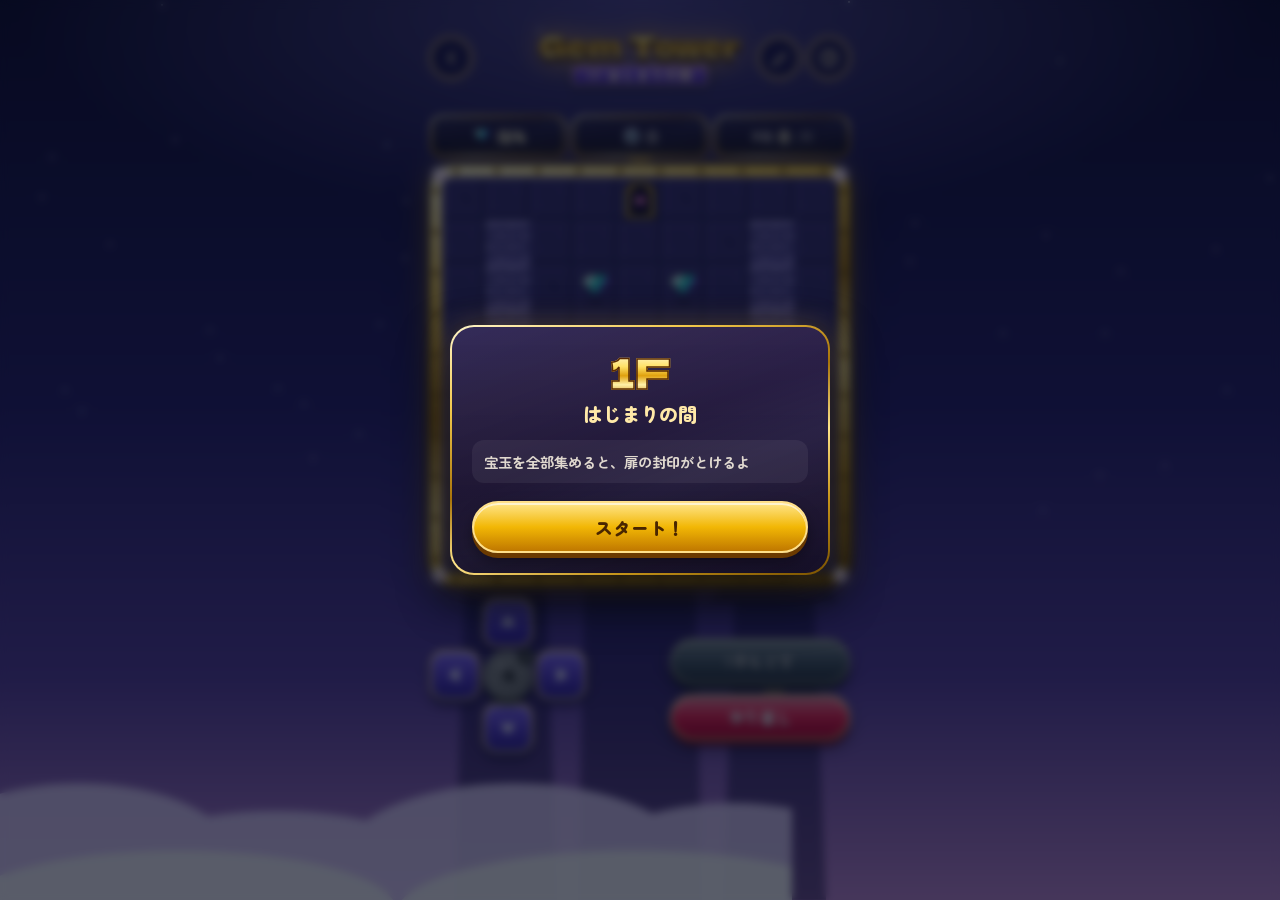
<file: gem-tower.html>
<!DOCTYPE html>
<html lang="ja">
<head>
  <meta charset="UTF-8">
  <meta name="viewport" content="width=device-width, initial-scale=1.0, viewport-fit=cover, user-scalable=no">
  <meta name="theme-color" content="#1a1440">
  <meta name="apple-mobile-web-app-capable" content="yes">
  <meta name="apple-mobile-web-app-status-bar-style" content="black-translucent">
  <title>Gem Tower</title>
  <link rel="preconnect" href="https://fonts.googleapis.com">
  <link rel="preconnect" href="https://fonts.gstatic.com" crossorigin>
  <link href="https://fonts.googleapis.com/css2?family=Dela+Gothic+One&family=Outfit:wght@600;800&family=Zen+Maru+Gothic:wght@500;700;900&display=swap" rel="stylesheet">
  <link rel="stylesheet" href="arcade.css">
  <style>
    :root {
      --stage: clamp(60px, 11vh, 110px);
      --pad: 50px;
      /* 盤面の一辺：横幅いっぱいを基本に、十字キーの分の高さを残して縮める */
      --frame: min(calc(100vw - var(--gutter) * 2), 420px, calc(100vh - var(--stage) - var(--pad) * 3 - 110px));
      --panel: linear-gradient(180deg, rgba(34, 26, 80, 0.92), rgba(16, 12, 42, 0.95));
    }

    @supports (height: 100dvh) {
      :root {
        --stage: clamp(60px, 11dvh, 110px);
        --frame: min(calc(100vw - var(--gutter) * 2), 420px, calc(100dvh - var(--stage) - var(--pad) * 3 - 110px));
      }
    }

    html, body {
      height: 100%;
      background: #120c30;
    }

    body {
      overflow: hidden;
      overscroll-behavior: none;
    }

    /* ===== 雲の上の塔 ===== */
    .scene {
      position: fixed;
      inset: 0;
      overflow: hidden;
      pointer-events: none;
      background:
        radial-gradient(ellipse 70% 35% at 50% 0%, rgba(160, 140, 255, 0.45), transparent 70%),
        linear-gradient(180deg, #120c30 0%, #2a1f6b 45%, #5a3f9e 75%, #c58bd6 100%);
    }

    .stars i {
      position: absolute;
      width: 2px;
      height: 2px;
      border-radius: 50%;
      background: #fff;
      box-shadow: 0 0 4px #fff;
      will-change: opacity;
      animation: twinkle 3s ease-in-out infinite alternate;
    }

    @keyframes twinkle {
      from { opacity: 0.2; }
      to { opacity: 1; }
    }

    .tower-bg {
      position: absolute;
      left: 50%;
      bottom: 0;
      width: min(130vw, 620px);
      transform: translateX(-50%);
      opacity: 0.5;
    }

    .clouds {
      position: absolute;
      left: 0;
      right: 0;
      bottom: -2px;
      height: 22vh;
    }

    .cloud-drift {
      animation: cloud 30s linear infinite alternate;
    }

    @keyframes cloud {
      from { transform: translateX(-4%); }
      to { transform: translateX(4%); }
    }

    /* ===== 画面全体 ===== */
    .app {
      position: relative;
      width: 100%;
      max-width: 440px;
      height: 100%;
      margin: 0 auto;
      padding: max(8px, env(safe-area-inset-top)) var(--gutter) max(10px, env(safe-area-inset-bottom));
      display: flex;
      flex-direction: column;
      align-items: center;
      gap: 8px;
    }

    .stage {
      position: relative;
      flex: 0 0 auto;
      height: var(--stage);
      width: 100%;
      display: flex;
      flex-direction: column;
      justify-content: center;
      align-items: center;
    }

    .stage .logo-title { font-size: clamp(22px, 6.5vw, 30px); }

    .stage .logo-sub {
      background: linear-gradient(180deg, #7a4dff, #3d1fa3);
      font-size: 0.75rem;
    }

    .icon-btn { background: rgba(26, 18, 70, 0.75); }
    #backBtn { left: 0; top: 50%; transform: translateY(-50%); }
    #floorBtn { right: 50px; top: 50%; transform: translateY(-50%); }
    #helpBtn { right: 0; top: 50%; transform: translateY(-50%); }
    .icon-btn:active { transform: translateY(-50%) scale(0.9); }

    /* ===== 状況表示 ===== */
    .hud {
      width: var(--frame);
      display: grid;
      grid-template-columns: 1fr 1fr 1fr;
      gap: 6px;
      flex-shrink: 0;
    }

    .stat {
      height: 42px;
      border: 2px solid transparent;
      border-radius: 12px;
      background: var(--panel) padding-box, var(--gold-metal) border-box;
      display: flex;
      align-items: center;
      justify-content: center;
      gap: 6px;
      font-weight: 800;
      font-size: 1.1rem;
      color: #fff3c4;
      font-variant-numeric: tabular-nums;
    }

    .stat svg { width: 18px; height: 18px; flex-shrink: 0; }

    .stat small {
      font-family: var(--font-jp);
      font-weight: 900;
      font-size: 0.7rem;
      color: var(--text-dim);
    }

    .stat.done { color: #5ff3ea; }
    .stat.empty { color: var(--text-dim); }

    /* ===== 盤面 ===== */
    .board {
      position: relative;
      width: 100%;
      height: 100%;
      border-radius: 12px;
      overflow: hidden;
      box-shadow: inset 0 0 0 2px #3a2400;
      touch-action: none;
    }

    .board.shake { animation: shake 0.35s; }

    @keyframes shake {
      20%, 60% { transform: translateX(-5px); }
      40%, 80% { transform: translateX(5px); }
    }

    .tiles {
      position: absolute;
      inset: 0;
      display: grid;
      grid-template-columns: repeat(var(--cols), 1fr);
      grid-template-rows: repeat(var(--rows), 1fr);
    }

    .tile { position: relative; }

    .tile.floor { background: #3a2f6e; }
    .tile.floor.alt { background: #342a64; }

    .tile.floor::before {
      content: '';
      position: absolute;
      inset: 1px;
      border-radius: 3px;
      box-shadow: inset 0 1px 0 rgba(255, 255, 255, 0.06), inset 0 -1px 0 rgba(0, 0, 0, 0.25);
    }

    .tile.wall {
      background: #241c4c;
    }

    .tile.wall::before {
      content: '';
      position: absolute;
      inset: 2px;
      border-radius: 6px;
      background: linear-gradient(180deg, #9a8ad0 0%, #6f5fae 40%, #4a3c86 100%);
      box-shadow: inset 0 2px 0 rgba(255, 255, 255, 0.35), inset 0 -4px 0 rgba(0, 0, 0, 0.35);
    }

    .tile.water {
      background: linear-gradient(180deg, #2f8ce0, #1a56b0);
      overflow: hidden;
    }

    .tile.water::before {
      content: '';
      position: absolute;
      inset: 0 -50% 0 -50%;
      background: repeating-linear-gradient(115deg, transparent 0 8px, rgba(255, 255, 255, 0.18) 8px 10px, transparent 10px 18px);
      will-change: transform;
      animation: wave 2.4s linear infinite;
    }

    @keyframes wave {
      from { transform: translateX(-12%); }
      to { transform: translateX(12%); }
    }

    .tile.ice {
      background: linear-gradient(135deg, #e6fbff 0%, #a8e2f7 45%, #6cc0e6 100%);
      box-shadow: inset 0 0 0 1px rgba(255, 255, 255, 0.5);
    }

    /* 封印の扉 */
    .tile.exit { background: #3a2f6e; }

    .tile.exit::before {
      content: '';
      position: absolute;
      inset: 8% 12% 0;
      border-radius: 50% 50% 0 0 / 40% 40% 0 0;
      background: linear-gradient(180deg, #4a3c86, #241c4c);
      box-shadow: inset 0 0 0 2px #e0a520, 0 0 0 2px #3a2400;
    }

    .tile.exit::after {
      content: '';
      position: absolute;
      left: 50%;
      top: 52%;
      width: 26%;
      height: 26%;
      transform: translate(-50%, -50%);
      border-radius: 50%;
      background: radial-gradient(circle at 35% 30%, #fff 0%, #ff8ad8 40%, #9b1f7a 100%);
      box-shadow: 0 0 6px rgba(255, 120, 210, 0.8);
    }

    .tile.exit.open::before {
      background: radial-gradient(ellipse at 50% 70%, #fffbe0 0%, #ffd34d 45%, #e08a00 100%);
      box-shadow: inset 0 0 0 2px #fff1a8, 0 0 14px 4px rgba(255, 210, 80, 0.8);
    }

    .tile.exit.open::after {
      background: none;
      box-shadow: none;
    }

    /* 見張りの視線 */
    .tile.seen::after {
      content: '';
      position: absolute;
      inset: 0;
      background: rgba(255, 60, 90, 0.22);
      box-shadow: inset 0 0 0 1px rgba(255, 90, 120, 0.25);
    }

    .tile.caught::after {
      background: rgba(255, 40, 70, 0.65);
      animation: blinkRed 0.25s steps(2) 4;
    }

    @keyframes blinkRed {
      50% { opacity: 0.3; }
    }

    /* ===== 動くもの ===== */
    .entities {
      position: absolute;
      inset: 0;
      pointer-events: none;
    }

    .ent {
      position: absolute;
      left: 0;
      top: 0;
      width: calc(100% / var(--cols));
      height: calc(100% / var(--rows));
      transform: translate(calc(var(--x) * 100%), calc(var(--y) * 100%));
      transition: transform 0.12s ease-out;
      display: grid;
      place-items: center;
    }

    .ent svg { width: 88%; height: 88%; overflow: visible; }

    .ent .rot {
      width: 88%;
      height: 88%;
      display: grid;
      place-items: center;
    }

    .ent .rot svg { width: 100%; height: 100%; }

    .ent.block::before {
      content: '';
      width: 84%;
      height: 84%;
      border-radius: 14%;
      background: linear-gradient(180deg, #f0cf8e 0%, #c99a52 45%, #8a6230 100%);
      box-shadow: inset 0 2px 0 rgba(255, 255, 255, 0.5), inset 0 -4px 0 rgba(0, 0, 0, 0.3), 0 3px 4px rgba(0, 0, 0, 0.4);
    }

    .ent.block::after {
      content: '';
      position: absolute;
      width: 44%;
      height: 44%;
      border-radius: 12%;
      box-shadow: inset 0 0 0 2px rgba(110, 70, 20, 0.55);
      transform: rotate(45deg);
    }

    .ent.sinking {
      opacity: 0;
      transition: transform 0.12s ease-out, opacity 0.35s ease-in 0.1s;
    }

    .ent.gem svg { width: 70%; height: 70%; animation: bob 1.6s ease-in-out infinite alternate; }

    @keyframes bob {
      from { transform: translateY(6%); }
      to { transform: translateY(-8%); }
    }

    .ent.gem.collected svg { animation: collect 0.35s ease-out forwards; }

    @keyframes collect {
      to { transform: translateY(-60%) scale(1.5); opacity: 0; }
    }

    .ent.watcher .bubble {
      position: absolute;
      inset: 2%;
      border-radius: 50%;
      border: 2px solid rgba(255, 255, 255, 0.85);
      background: radial-gradient(circle at 32% 28%, rgba(255, 255, 255, 0.8) 0 8%, rgba(160, 230, 255, 0.35) 9% 60%, rgba(255, 140, 220, 0.3) 100%);
      display: none;
      place-items: end center;
    }

    .ent.watcher.bubbled .bubble {
      display: grid;
      animation: wobble 0.9s ease-in-out infinite alternate;
    }

    @keyframes wobble {
      from { transform: scale(1); }
      to { transform: scale(1.06, 0.95); }
    }

    .bubble b {
      margin-bottom: -6px;
      min-width: 18px;
      padding: 0 4px;
      border-radius: 999px;
      font-size: 0.7rem;
      font-weight: 800;
      color: #fff;
      background: #e0164a;
      border: 1px solid #ffe08a;
      text-align: center;
    }

    .ent.player { z-index: 2; }
    .ent.player.face-left svg { transform: scaleX(-1); }
    .player .eyes { transition: transform 0.12s; }
    .player.face-up .eyes { display: none; }
    .player.face-up .hair-back { display: block; }
    .player .hair-back { display: none; }

    .ent.player.hop svg { animation: hopOnce 0.12s ease-out; }

    @keyframes hopOnce {
      50% { transform: translateY(-10%); }
    }

    .ent.player.face-left.hop svg { animation: hopOnceL 0.12s ease-out; }

    @keyframes hopOnceL {
      0%, 100% { transform: scaleX(-1); }
      50% { transform: scaleX(-1) translateY(-10%); }
    }

    .ent.player.clear svg { animation: spinWin 0.8s ease-in-out; }

    @keyframes spinWin {
      50% { transform: translateY(-30%) scale(1.2); }
    }

    .shot {
      position: absolute;
      left: 0;
      top: 0;
      width: calc(100% / var(--cols));
      height: calc(100% / var(--rows));
      display: grid;
      place-items: center;
      pointer-events: none;
      z-index: 3;
      transform: translate(calc(var(--x) * 100%), calc(var(--y) * 100%));
    }

    .shot::before {
      content: '';
      width: 46%;
      height: 46%;
      border-radius: 50%;
      border: 2px solid #fff;
      background: radial-gradient(circle at 32% 28%, #fff 0 12%, rgba(160, 230, 255, 0.6) 13% 70%, rgba(255, 140, 220, 0.5));
      box-shadow: 0 0 10px rgba(160, 230, 255, 0.9);
    }

    /* ===== 操作ボタン ===== */
    .controls {
      width: var(--frame);
      display: flex;
      justify-content: space-between;
      align-items: center;
      gap: 12px;
      flex-shrink: 0;
      margin-top: 4px;
    }

    .dpad {
      display: grid;
      grid-template-columns: repeat(3, var(--pad));
      grid-template-rows: repeat(3, var(--pad));
      gap: 3px;
    }

    .pad-btn {
      border-radius: 14px;
      border: 2px solid #ffe08a;
      background: linear-gradient(180deg, #8a6dff 0%, #5a3fd0 50%, #34209a 100%);
      box-shadow: 0 4px 0 #1c0f5c, 0 6px 12px rgba(0, 0, 0, 0.4), inset 0 2px 0 rgba(255, 255, 255, 0.45);
      color: #fff;
      display: grid;
      place-items: center;
      touch-action: none;
    }

    .pad-btn svg { width: 22px; height: 22px; }

    .pad-btn.pressed,
    .pad-btn:active {
      transform: translateY(3px);
      box-shadow: 0 1px 0 #1c0f5c, inset 0 2px 0 rgba(255, 255, 255, 0.35);
    }

    .pad-up { grid-area: 1 / 2; }
    .pad-left { grid-area: 2 / 1; }
    .pad-right { grid-area: 2 / 3; }
    .pad-down { grid-area: 3 / 2; }

    /* 真ん中は泡の魔法 */
    .pad-shot {
      grid-area: 2 / 2;
      border-radius: 50%;
      background: radial-gradient(circle at 35% 30%, #fff 0 10%, #9be8ff 11% 45%, #ff7ad0 100%);
      box-shadow: 0 4px 0 #7a1f6b, 0 6px 12px rgba(0, 0, 0, 0.4);
      color: #4a1050;
      font-weight: 800;
      font-size: 0.8rem;
      position: relative;
    }

    .pad-shot:disabled {
      filter: grayscale(1) brightness(0.6);
    }

    .pad-shot b {
      position: absolute;
      right: -4px;
      top: -4px;
      min-width: 18px;
      height: 18px;
      border-radius: 999px;
      background: #e0164a;
      color: #fff;
      font-size: 0.68rem;
      line-height: 16px;
      border: 1px solid #ffe08a;
    }

    /* 泡を撃つ向きを選んでいるとき */
    .aiming .pad-btn:not(.pad-shot) {
      background: linear-gradient(180deg, #ffb3e6 0%, #ff4fb8 50%, #b0127a 100%);
      box-shadow: 0 4px 0 #6b0a4a, 0 0 16px rgba(255, 110, 200, 0.8), inset 0 2px 0 rgba(255, 255, 255, 0.45);
    }

    .aiming .pad-shot {
      animation: pulse 0.6s ease-in-out infinite alternate;
    }

    @keyframes pulse {
      to { transform: scale(1.12); }
    }

    .side-btns {
      flex: 1;
      max-width: 180px;
      display: grid;
      gap: 10px;
    }

    .side-btns .slot-btn {
      height: 46px;
      font-size: 0.95rem;
      letter-spacing: 0.04em;
    }

    .aim-hint {
      font-family: var(--font-jp);
      font-weight: 900;
      font-size: 0.75rem;
      text-align: center;
      color: #ffb3e6;
      min-height: 1em;
      visibility: hidden;
    }

    .aiming .aim-hint { visibility: visible; }

    /* ===== フロア選択 ===== */
    .floors {
      display: grid;
      grid-template-columns: repeat(auto-fill, minmax(92px, 1fr));
      gap: 8px;
    }

    .floor-btn {
      padding: 10px 6px;
      border-radius: 14px;
      border: 2px solid rgba(255, 215, 120, 0.6);
      background: rgba(255, 255, 255, 0.06);
      color: var(--text);
      text-align: center;
    }

    .floor-btn .f {
      font-family: var(--font-display);
      font-size: 1.3rem;
      color: var(--gold-light);
    }

    .floor-btn .n {
      font-family: var(--font-jp);
      font-weight: 700;
      font-size: 0.68rem;
      color: var(--text-dim);
      white-space: nowrap;
      overflow: hidden;
      text-overflow: ellipsis;
    }

    .floor-btn .st { font-size: 0.8rem; letter-spacing: 1px; color: #ffd34d; }
    .floor-btn .st .off { color: rgba(255, 255, 255, 0.2); }
    .floor-btn.current { border-color: #5ff3ea; box-shadow: 0 0 10px rgba(95, 243, 234, 0.5); }
    .floor-btn:disabled { opacity: 0.35; }

    /* フロア開始・クリアのカード */
    .intro-floor {
      font-family: var(--font-display);
      font-size: 2.6rem;
      line-height: 1;
      background: var(--gold-text);
      -webkit-background-clip: text;
      background-clip: text;
      color: transparent;
      -webkit-text-stroke: 1.5px #5a2a00;
      padding-bottom: 0.1em;
    }

    .intro-name {
      font-family: var(--font-jp);
      font-weight: 900;
      font-size: 1.2rem;
      color: var(--gold-light);
      margin: 4px 0 12px;
    }

    .intro-hint {
      font-family: var(--font-jp);
      font-weight: 700;
      font-size: 0.9rem;
      line-height: 1.6;
      color: rgba(255, 248, 231, 0.85);
      margin-bottom: 18px;
      text-align: left;
      padding: 10px 12px;
      border-radius: 12px;
      background: rgba(255, 255, 255, 0.06);
    }

    .stars-big {
      font-size: 2.4rem;
      letter-spacing: 6px;
      color: #ffd34d;
      text-shadow: 0 0 12px rgba(255, 200, 60, 0.8);
      margin: 4px 0 6px;
    }

    .stars-big .off { color: rgba(255, 255, 255, 0.18); text-shadow: none; }

    .perfect {
      display: flex;
      align-items: center;
      justify-content: center;
      gap: 8px;
      margin-bottom: 8px;
      font-family: var(--font-jp);
      font-weight: 900;
      font-size: 1.1rem;
      color: #ffe066;
      text-shadow: 0 0 10px rgba(255, 200, 60, 0.8);
      animation: perfectIn 0.6s cubic-bezier(.2,1.4,.4,1) both;
    }

    @keyframes perfectIn {
      from { transform: scale(2); opacity: 0; }
      to { transform: scale(1); opacity: 1; }
    }

    .floor-btn .st { display: flex; align-items: center; justify-content: center; gap: 2px; }

    .result-moves {
      font-family: var(--font-jp);
      font-weight: 700;
      font-size: 0.85rem;
      color: var(--text-dim);
      margin-bottom: 18px;
    }

    .card-actions {
      display: grid;
      gap: 10px;
    }

    .card-actions.two { grid-template-columns: 1fr 1fr; }
    .card-actions .slot-btn { height: 48px; }

    .card {
      text-align: center;
    }

    /* ===== 鍵 ===== */
    .mark {
      display: inline-block;
      width: 30px;
      height: 30px;
      background-size: 100% 100%;
      image-rendering: pixelated;
    }

    .key-row {
      display: flex;
      gap: 6px;
      justify-content: center;
    }

    .key-box {
      margin-bottom: 16px;
      padding: 10px 10px 8px;
      border-radius: 14px;
      background: rgba(0, 0, 0, 0.3);
      border: 2px dashed rgba(255, 215, 120, 0.55);
    }

    .key-box .label { display: block; margin-bottom: 6px; font-family: var(--font-jp); font-size: 0.75rem; letter-spacing: 0.08em; }

    .key-box p {
      margin-top: 6px;
      font-family: var(--font-jp);
      font-weight: 700;
      font-size: 0.72rem;
      color: var(--text-dim);
    }

    .floor-btn .key-row { gap: 2px; margin-top: 4px; }
    .floor-btn .mark { width: 16px; height: 16px; }

    .floor-btn .no-key {
      margin-top: 4px;
      height: 16px;
      font-family: var(--font-jp);
      font-weight: 700;
      font-size: 0.62rem;
      color: var(--text-dim);
    }

    .key-open-btn {
      width: 100%;
      margin: 12px 0 8px;
      height: 46px;
    }

    .key-slots {
      display: flex;
      gap: 8px;
      justify-content: center;
      margin-bottom: 8px;
    }

    .key-slot {
      width: 56px;
      height: 56px;
      border-radius: 12px;
      border: 2px solid rgba(255, 215, 120, 0.6);
      background: rgba(0, 0, 0, 0.35);
      display: grid;
      place-items: center;
    }

    .key-slot .mark { width: 42px; height: 42px; }
    .key-slots.wrong { animation: shake 0.35s; }
    .key-slots.wrong .key-slot { border-color: var(--danger); }
    .key-slots.ok .key-slot { border-color: #5ff3ea; box-shadow: 0 0 10px rgba(95, 243, 234, 0.6); }

    .key-msg {
      min-height: 1.5em;
      margin-bottom: 12px;
      text-align: center;
      font-family: var(--font-jp);
      font-weight: 900;
      font-size: 0.85rem;
      color: var(--text-dim);
    }

    .key-msg.ok { color: #5ff3ea; }
    .key-msg.wrong { color: var(--danger); }

    .key-pad {
      display: grid;
      grid-template-columns: repeat(4, 1fr);
      gap: 8px;
    }

    .key-pad button {
      aspect-ratio: 1;
      border-radius: 14px;
      border: 2px solid #ffe08a;
      background: linear-gradient(180deg, #4a3c86, #241c4c);
      box-shadow: 0 3px 0 #120c30;
      display: grid;
      place-items: center;
    }

    .key-pad button:active { transform: translateY(2px); box-shadow: 0 1px 0 #120c30; }
    .key-pad .mark { width: 68%; height: 68%; }

    /* ===== ドット絵 ===== */
    .spr {
      display: block;
      width: 100%;
      height: 100%;
      background-repeat: no-repeat;
      background-size: 100% 100%;
      image-rendering: pixelated;
    }

    @keyframes frames2 {
      0% { background-position: 0 0; }
      50% { background-position: 100% 0; }
    }

    @keyframes frames4 {
      0% { background-position: 0 0; }
      25% { background-position: 33.333% 0; }
      50% { background-position: 66.667% 0; }
      75% { background-position: 100% 0; }
    }

    @keyframes blinkFrames {
      0%, 93% { background-position: 0 0; }
      94%, 100% { background-position: 100% 0; }
    }

    .pixel .tile { image-rendering: pixelated; }
    .pixel .tile::before { display: none; }
    .pixel .tile.floor { background: var(--spr-floor) 0 0 / 100% 100%; }
    .pixel .tile.floor.alt { background-image: var(--spr-floor-b); }
    .pixel .tile.wall { background: var(--spr-wall) 0 0 / 100% 100%; }
    .pixel .tile.ice { background: var(--spr-ice) 0 0 / 100% 100%; box-shadow: none; }

    .pixel .tile.water {
      background: var(--spr-water) 0 0 / 200% 100%;
      animation: frames2 1.2s step-end infinite;
    }

    .pixel .tile.exit {
      background: var(--spr-door-sealed) 0 0 / 100% 100%, var(--spr-floor) 0 0 / 100% 100%;
    }

    .pixel .tile.exit::after { display: none; }

    .pixel .tile.exit.open {
      background: var(--spr-door-open) 0 0 / 200% 100%, var(--spr-floor) 0 0 / 100% 100%;
      animation: frames2 0.6s step-end infinite;
    }

    /* 見張りの視線はドット絵に合わせて格子模様に */
    .pixel .tile.seen::after {
      background: repeating-linear-gradient(45deg, rgba(255, 50, 80, 0.32) 0 3px, rgba(255, 50, 80, 0.14) 3px 6px);
      box-shadow: inset 0 0 0 1px rgba(255, 90, 120, 0.35);
    }

    /* レトロ台の画面らしく、うっすら走査線を重ねる */
    .pixel .board::after {
      content: '';
      position: absolute;
      inset: 0;
      z-index: 5;
      pointer-events: none;
      background: repeating-linear-gradient(0deg, rgba(0, 0, 0, 0.1) 0 1px, transparent 1px 3px);
    }

    .pixel .ent.block::before,
    .pixel .ent.block::after { display: none; }
    .pixel .ent.block .spr { background-image: var(--spr-block); }

    .pixel .ent.gem .spr {
      width: 86%;
      height: 86%;
      background-image: var(--spr-gem);
      background-size: 400% 100%;
      animation: frames4 1.2s step-end infinite, bob 1.6s ease-in-out infinite alternate;
    }

    .pixel .ent.gem.collected .spr { animation: collect 0.35s ease-out forwards; }

    .pixel .hero {
      background-image: var(--spr-hero-down);
      background-size: 200% 100%;
    }

    .pixel .player.face-up .hero { background-image: var(--spr-hero-up); }
    .pixel .player.face-right .hero,
    .pixel .player.face-left .hero { background-image: var(--spr-hero-right); }
    .pixel .player.face-left .hero { transform: scaleX(-1); }
    .pixel .player.step-b .hero { background-position: 100% 0; }
    .pixel .ent.player.face-left svg { transform: none; }

    .pixel .ent.player.hop .hero-wrap { animation: hopOnce 0.12s ease-out; }
    .pixel .ent.player.clear .hero-wrap { animation: spinWin 0.8s ease-in-out; }
    .hero-wrap { width: 100%; height: 100%; }

    .pixel .ent.watcher .spr {
      background-size: 200% 100%;
      animation: blinkFrames 3.2s step-end infinite;
    }

    .pixel .ent.watcher .bubble {
      inset: -6%;
      border: none;
      border-radius: 0;
      background: var(--spr-bubble) 0 0 / 100% 100%;
      image-rendering: pixelated;
    }

    .pixel .shot::before {
      width: 100%;
      height: 100%;
      border: none;
      border-radius: 0;
      box-shadow: none;
      background: var(--spr-shot) 0 0 / 100% 100%;
      image-rendering: pixelated;
    }

    .pix-icon { display: none; width: 20px; height: 20px; }
    .pixel .stat .pix-icon { display: block; }
    .pixel .stat .pix-icon + svg { display: none; }
    .pix-icon.gem { background-image: var(--spr-gem); background-size: 400% 100%; }

    @media (prefers-reduced-motion: reduce) {
      .stars i, .cloud-drift, .tile.water::before, .ent.gem svg { animation: none; }
      .pixel .tile.water, .pixel .ent.gem .spr { animation: none; }
    }
  </style>
</head>
<body>
  <div class="scene" aria-hidden="true">
    <div class="stars" id="stars"></div>
    <svg class="tower-bg" viewBox="0 0 300 400" preserveAspectRatio="xMidYMax meet">
      <g fill="#1a1245">
        <path d="M120 400 L126 120 L174 120 L180 400 Z"/>
        <path d="M112 128 L150 70 L188 128 Z"/>
        <rect x="146" y="40" width="8" height="34"/>
        <circle cx="150" cy="36" r="8" fill="#ffd34d" opacity="0.8"/>
        <path d="M60 400 L66 230 L104 230 L110 400 Z"/>
        <path d="M54 236 L85 196 L116 236 Z"/>
        <path d="M190 400 L196 250 L234 250 L240 400 Z"/>
        <path d="M184 256 L215 214 L246 256 Z"/>
      </g>
      <g fill="#ffd34d" opacity="0.7">
        <rect x="145" y="160" width="10" height="14" rx="5"/><rect x="145" y="220" width="10" height="14" rx="5"/>
        <rect x="80" y="270" width="10" height="14" rx="5"/><rect x="210" y="290" width="10" height="14" rx="5"/>
      </g>
    </svg>
    <svg class="clouds" viewBox="0 0 400 100" preserveAspectRatio="none">
      <g class="cloud-drift" fill="#e8d6ff" opacity="0.9">
        <ellipse cx="40" cy="80" rx="80" ry="40"/><ellipse cx="140" cy="90" rx="90" ry="36"/>
        <ellipse cx="260" cy="82" rx="90" ry="42"/><ellipse cx="370" cy="88" rx="80" ry="38"/>
      </g>
      <g fill="#fff" opacity="0.85">
        <ellipse cx="90" cy="104" rx="110" ry="30"/><ellipse cx="320" cy="106" rx="120" ry="32"/>
      </g>
    </svg>
  </div>

  <main class="app" id="app">
    <header class="stage">
      <button class="icon-btn" id="backBtn" aria-label="戻る">
        <svg viewBox="0 0 24 24" fill="none" stroke="currentColor" stroke-width="2.4" stroke-linecap="round" stroke-linejoin="round"><path d="M15 18l-6-6 6-6"/></svg>
      </button>
      <button class="icon-btn" id="floorBtn" aria-label="フロア選択">
        <svg viewBox="0 0 24 24" fill="none" stroke="currentColor" stroke-width="2.2" stroke-linecap="round" stroke-linejoin="round"><path d="M4 20h4v-4h4v-4h4V8h4"/></svg>
      </button>
      <button class="icon-btn" id="helpBtn" aria-label="ルール">
        <svg viewBox="0 0 24 24" fill="none" stroke="currentColor" stroke-width="2.2" stroke-linecap="round" stroke-linejoin="round"><circle cx="12" cy="12" r="9.5"/><path d="M9.5 9.2a2.6 2.6 0 0 1 5 1c0 1.7-2.5 2.3-2.5 3.8"/><circle cx="12" cy="17.3" r="0.6" fill="currentColor"/></svg>
      </button>
      <div class="logo">
        <div class="logo-title">Gem Tower</div>
        <div class="logo-sub" id="floorLabel">1F はじまりの間</div>
      </div>
    </header>

    <section class="hud">
      <div class="stat" id="gemStat">
        <i class="spr pix-icon gem"></i>
        <svg viewBox="0 0 40 40"><use href="#gemShape"/></svg>
        <span id="gemText">0/0</span>
      </div>
      <div class="stat" id="shotStat">
        <svg viewBox="0 0 24 24"><circle cx="12" cy="12" r="9" fill="rgba(160,230,255,0.4)" stroke="#fff" stroke-width="2"/><circle cx="9" cy="9" r="2.4" fill="#fff"/></svg>
        <span id="shotText">0</span>
      </div>
      <div class="stat">
        <small>手数</small>
        <span id="moveText">0</span>
        <small id="goalText"></small>
      </div>
    </section>

    <div class="frame" id="frame">
      <div class="lights" id="lights"></div>
      <span class="corner-pearl"></span>
      <span class="corner-pearl"></span>
      <span class="corner-pearl"></span>
      <span class="corner-pearl"></span>
      <div class="board" id="board">
        <div class="tiles" id="tiles"></div>
        <div class="entities" id="entities"></div>
      </div>
    </div>

    <div class="controls" id="controls">
      <div class="dpad">
        <button class="pad-btn pad-up" data-dir="up" aria-label="上">
          <svg viewBox="0 0 24 24" fill="currentColor"><path d="M12 5l8 11H4z"/></svg>
        </button>
        <button class="pad-btn pad-left" data-dir="left" aria-label="左">
          <svg viewBox="0 0 24 24" fill="currentColor"><path d="M5 12l11-8v16z"/></svg>
        </button>
        <button class="pad-btn pad-shot" id="shotBtn" aria-label="泡の魔法">泡<b id="shotBadge">0</b></button>
        <button class="pad-btn pad-right" data-dir="right" aria-label="右">
          <svg viewBox="0 0 24 24" fill="currentColor"><path d="M19 12L8 20V4z"/></svg>
        </button>
        <button class="pad-btn pad-down" data-dir="down" aria-label="下">
          <svg viewBox="0 0 24 24" fill="currentColor"><path d="M12 19L4 8h16z"/></svg>
        </button>
      </div>
      <div class="side-btns">
        <div class="aim-hint">撃つ向きを選んでね</div>
        <button class="slot-btn blue" id="undoBtn">1手もどす</button>
        <button class="slot-btn red" id="retryBtn">やり直し</button>
      </div>
    </div>
  </main>

  <!-- 絵のパーツ -->
  <svg width="0" height="0" style="position:absolute" aria-hidden="true">
    <defs>
      <linearGradient id="gemGrad" x1="0" y1="0" x2="1" y2="1">
        <stop offset="0" stop-color="#c8fffb"/>
        <stop offset="0.45" stop-color="#29d3c8"/>
        <stop offset="1" stop-color="#7a3bd0"/>
      </linearGradient>
      <symbol id="gemShape" viewBox="0 0 40 40">
        <path d="M10 6 L30 6 L38 16 L20 37 L2 16 Z" fill="url(#gemGrad)" stroke="#fff" stroke-width="1.5" stroke-linejoin="round"/>
        <path d="M2 16 L38 16 M10 6 L14 16 L20 37 L26 16 L30 6 M14 16 L20 6 L26 16" fill="none" stroke="rgba(255,255,255,0.7)" stroke-width="1.2"/>
        <path d="M11 9 L16 9 L13 14 Z" fill="#fff" opacity="0.8"/>
      </symbol>
      <linearGradient id="stoneGrad" x1="0" y1="0" x2="0" y2="1">
        <stop offset="0" stop-color="#d8d4ec"/>
        <stop offset="1" stop-color="#7d779e"/>
      </linearGradient>
    </defs>
  </svg>

  <!-- フロア開始・クリア・見つかったときのカード -->
  <div class="modal-overlay" id="cardModal">
    <div class="modal card" id="card"></div>
  </div>

  <!-- フロア選択 -->
  <div class="modal-overlay" id="floorModal">
    <div class="modal">
      <h2>フロアをえらぶ</h2>
      <div class="modal-body">
        <div class="floors" id="floorList"></div>
        <button class="slot-btn blue key-open-btn" id="keyOpenBtn">鍵を入力する</button>
      </div>
      <button class="primary-btn" id="closeFloorBtn">閉じる</button>
    </div>
  </div>

  <!-- 鍵の入力 -->
  <div class="modal-overlay" id="keyModal">
    <div class="modal">
      <h2>鍵を入力</h2>
      <div class="modal-body">
        <div class="key-slots" id="keySlots"></div>
        <p class="key-msg" id="keyMsg"></p>
        <div class="key-pad" id="keyPad"></div>
      </div>
      <div class="card-actions two">
        <button class="cancel-btn" id="keyBackBtn">1つけす</button>
        <button class="slot-btn blue" id="keyCloseBtn">閉じる</button>
      </div>
    </div>
  </div>

  <!-- ルール -->
  <div class="modal-overlay" id="rulesModal">
    <div class="modal">
      <h2>あそびかた</h2>
      <div class="modal-body">
        <ul class="rules">
          <li><span class="num">1</span>十字キーかスワイプで動くよ。フロアの宝玉を全部集めると、扉の封印がとけるよ</li>
          <li><span class="num">2</span>開いた扉に入ればフロアクリア！少ない手数でクリアすると星がふえるよ。最短手数ぴったりなら王冠がもらえる</li>
          <li><span class="num">3</span>石のブロックは押して動かせる。水に落とすと足場になるよ</li>
          <li><span class="num">4</span>氷の床に乗ると、何かにぶつかるまで滑っていくよ。ブロックも滑る</li>
          <li><span class="num">5</span>石像の視線（赤いマス）に入ると見つかってしまう。ブロックで視線をさえぎろう</li>
          <li><span class="num">6</span>真ん中の「泡」を押してから向きを選ぶと、泡の魔法を撃てるよ。石像を閉じ込めると押して動かせる（5ターンで割れる）</li>
          <li><span class="num">7</span>失敗しても「1手もどす」で何回でもやり直せるよ</li>
          <li><span class="num">8</span>フロアをクリアすると次のフロアの「鍵」がもらえるよ。メモしておけば、別の端末でも「フロアをえらぶ」→「鍵を入力する」で続きから遊べる</li>
        </ul>
      </div>
      <button class="primary-btn" id="closeRulesBtn">わかった！</button>
    </div>
  </div>

  <script src="arcade.js"></script>
  <script src="gem-tower-engine.js"></script>
  <script src="gem-tower-stages.js"></script>
  <script src="gem-tower-sprites.js"></script>
  <script>
    const STAGES = window.GEM_TOWER_STAGES;
    // ドット絵が標準。?skin=classic で前の絵柄に切り替えて比べられる
    const PIXEL = new URLSearchParams(location.search).get('skin') !== 'classic';
    // 鍵のマークにも使うので、ドット絵の画像はどちらの絵柄でも用意する
    GemSprites.install();
    if (PIXEL) document.body.classList.add('pixel');
    const MARK_NAMES = Object.fromEntries(GemSprites.MARKS.map(m => [m.id, m.name]));
    const PROGRESS_KEY = 'gemTowerProgress';
    // フロアの途中の状態（1手ごとに保存）
    const FLOOR_SAVE_KEY = 'gemTowerSave';
    const DIR_KEYS = { ArrowUp: 'up', ArrowDown: 'down', ArrowLeft: 'left', ArrowRight: 'right', w: 'up', s: 'down', a: 'left', d: 'right' };

    let floor = 0;
    let state = null;
    let history = [];
    let aiming = false;
    // クリアや見つかったときのカードは少し遅れて出すので、フロアを変えたら取り消す
    let cardTimer = null;

    function later(fn, ms) {
      clearTimeout(cardTimer);
      cardTimer = setTimeout(fn, ms);
    }

    // ===== 進み具合のセーブ =====
    function loadProgress() {
      try {
        return JSON.parse(localStorage.getItem(PROGRESS_KEY)) || { stars: {}, floor: 0 };
      } catch (e) {
        return { stars: {}, floor: 0 };
      }
    }

    function saveProgress(p) {
      try { localStorage.setItem(PROGRESS_KEY, JSON.stringify(p)); } catch (e) {}
    }

    let progress = loadProgress();

    // ステージの地図が変わったら古い途中セーブは使わない
    function stageSig(n) {
      return STAGES[n].map.join('/') + '|' + STAGES[n].shots;
    }

    function saveFloor() {
      if (!state || state.status !== 'play') return;
      try {
        localStorage.setItem(FLOOR_SAVE_KEY, JSON.stringify({
          floor, sig: stageSig(floor), state, history: history.slice(-300)
        }));
      } catch (e) {}
    }

    function clearFloorSave() {
      try { localStorage.removeItem(FLOOR_SAVE_KEY); } catch (e) {}
    }

    function loadFloorSave() {
      try {
        const d = JSON.parse(localStorage.getItem(FLOOR_SAVE_KEY));
        if (d && STAGES[d.floor] && d.sig === stageSig(d.floor) && d.state.status === 'play') return d;
      } catch (e) {}
      return null;
    }

    // クリアした一番上のフロアの次まで遊べる
    function unlockedUpTo() {
      const cleared = Object.keys(progress.stars).map(Number).filter(n => progress.stars[n]);
      const top = cleared.length ? Math.max(...cleared) + 1 : 0;
      // 鍵で開けたフロアまでも遊べる
      return Math.min(Math.max(top, progress.unlocked || 0), STAGES.length - 1);
    }

    // ★3：最短の1.25倍以内　★2：1.75倍以内　★1：クリア（最短ぴったりなら王冠）
    function starLimit(par, stars) {
      return Math.ceil(par * (stars === 3 ? 1.25 : 1.75));
    }

    function starsFor(moves, par) {
      if (moves <= starLimit(par, 3)) return 3;
      if (moves <= starLimit(par, 2)) return 2;
      return 1;
    }

    function crownHtml(size = 24) {
      return `<i class="mark" style="width:${size}px;height:${size}px;background-image:var(--spr-crown)" title="最短クリア"></i>`;
    }

    function markHtml(id) {
      return `<i class="mark" style="background-image:var(--spr-mark-${id})" title="${MARK_NAMES[id]}" aria-label="${MARK_NAMES[id]}"></i>`;
    }

    function keyHtml(key) {
      return `<div class="key-row">${key.map(markHtml).join('')}</div>`;
    }

    function starText(n) {
      return '★'.repeat(n) + `<span class="off">${'★'.repeat(3 - n)}</span>`;
    }

    // ===== 効果音 =====
    const audioCtx = new (window.AudioContext || window.webkitAudioContext)();
    document.addEventListener('pointerdown', () => audioCtx.resume(), { once: true });

    function tone(freq, { type = 'sine', dur = 0.12, vol = 0.12, to = null, delay = 0 } = {}) {
      const t = audioCtx.currentTime + delay;
      const osc = audioCtx.createOscillator();
      const gain = audioCtx.createGain();
      osc.connect(gain);
      gain.connect(audioCtx.destination);
      osc.type = type;
      osc.frequency.setValueAtTime(freq, t);
      if (to) osc.frequency.exponentialRampToValueAtTime(to, t + dur);
      gain.gain.setValueAtTime(vol, t);
      gain.gain.exponentialRampToValueAtTime(0.001, t + dur);
      osc.start(t);
      osc.stop(t + dur);
    }

    const sounds = {
      move: () => tone(420, { dur: 0.06, vol: 0.05 }),
      bump: () => tone(120, { type: 'square', dur: 0.06, vol: 0.03 }),
      push: () => tone(160, { type: 'triangle', dur: 0.14, vol: 0.15, to: 90 }),
      sink: () => { tone(500, { dur: 0.3, vol: 0.12, to: 120 }); tone(900, { dur: 0.2, vol: 0.05, to: 300, delay: 0.05 }); },
      gem: () => { tone(1047, { type: 'triangle', dur: 0.15, vol: 0.12 }); tone(1568, { type: 'triangle', dur: 0.2, vol: 0.1, delay: 0.07 }); },
      open: () => [523, 659, 784, 1047].forEach((f, i) => tone(f, { type: 'triangle', dur: 0.3, vol: 0.1, delay: i * 0.08 })),
      shot: () => tone(600, { dur: 0.25, vol: 0.1, to: 1400 }),
      pop: () => tone(900, { dur: 0.08, vol: 0.12, to: 300 }),
      caught: () => { tone(300, { type: 'sawtooth', dur: 0.5, vol: 0.08, to: 80 }); },
      clear: () => [523, 659, 784, 1047, 1319, 1568].forEach((f, i) => tone(f, { type: 'triangle', dur: 0.4, vol: 0.12, delay: i * 0.08 }))
    };

    // ===== 描画 =====
    const tilesEl = document.getElementById('tiles');
    const entitiesEl = document.getElementById('entities');
    const boardEl = document.getElementById('board');
    const entityEls = new Map();

    const PLAYER_SVG = `
      <svg viewBox="0 0 40 40">
        <ellipse cx="20" cy="37" rx="10" ry="2.5" fill="rgba(0,0,0,0.35)"/>
        <path d="M12 34 Q12 22 20 22 Q28 22 28 34 Z" fill="#e8384f" stroke="#7a0f22" stroke-width="1.2"/>
        <path d="M14 24 Q20 28 26 24 L27 27 Q20 31 13 27 Z" fill="#ffd34d"/>
        <circle cx="20" cy="16" r="8" fill="#ffd7b0" stroke="#a8673a" stroke-width="1"/>
        <path class="hair-back" d="M12 16 Q12 9 20 9 Q28 9 28 16 Q28 21 20 22 Q12 21 12 16 Z" fill="#6b3a1f"/>
        <g class="eyes"><circle cx="17" cy="17" r="1.6" fill="#2a1a10"/><circle cx="23" cy="17" r="1.6" fill="#2a1a10"/><path d="M17.5 20.5 Q20 22 22.5 20.5" stroke="#a8673a" stroke-width="1" fill="none"/></g>
        <ellipse cx="20" cy="10" rx="13" ry="3.2" fill="#c98a3e" stroke="#6b4210" stroke-width="1"/>
        <path d="M13 10 Q13 2 20 2 Q27 2 27 10 Z" fill="#e0a95a" stroke="#6b4210" stroke-width="1"/>
        <path d="M13.5 8 L26.5 8 L26.8 10 L13.2 10 Z" fill="#6b3a1f"/>
      </svg>`;

    // 見張りの石像（上向きで描いて回転させる）
    const WATCHER_SVG = `
      <svg viewBox="0 0 40 40">
        <ellipse cx="20" cy="36" rx="13" ry="3" fill="rgba(0,0,0,0.35)"/>
        <rect x="7" y="9" width="26" height="27" rx="9" fill="url(#stoneGrad)" stroke="#4a4468" stroke-width="1.5"/>
        <path d="M11 17 L29 17" stroke="#6a6488" stroke-width="1.5"/>
        <ellipse cx="20" cy="12" rx="8" ry="5.5" fill="#fff" stroke="#4a4468" stroke-width="1.2"/>
        <circle cx="20" cy="10.5" r="3.4" fill="#e0163a"/>
        <circle cx="21" cy="9.5" r="1.1" fill="#fff"/>
        <path d="M14 26 L26 26" stroke="#6a6488" stroke-width="1.5" stroke-linecap="round"/>
      </svg>`;

    const DIR_ROT = { up: 0, right: 90, down: 180, left: 270 };

    function xy(i) {
      return { x: i % state.W, y: Math.floor(i / state.W) };
    }

    function place(el, i) {
      const { x, y } = xy(i);
      el.style.setProperty('--x', x);
      el.style.setProperty('--y', y);
    }

    function buildBoard() {
      boardEl.style.setProperty('--cols', state.W);
      boardEl.style.setProperty('--rows', state.H);
      document.getElementById('frame').style.setProperty('--cols', state.W);
      tilesEl.innerHTML = '';
      entitiesEl.innerHTML = '';
      entityEls.clear();
      for (let i = 0; i < state.W * state.H; i++) {
        const t = document.createElement('div');
        t.className = 'tile';
        tilesEl.appendChild(t);
      }
    }

    function entity(id, cls, html, i) {
      let el = entityEls.get(id);
      if (!el) {
        el = document.createElement('div');
        el.className = `ent ${cls}`;
        el.innerHTML = html;
        entitiesEl.appendChild(el);
        entityEls.set(id, el);
        // 最初の位置はアニメーションさせない
        el.style.transition = 'none';
        place(el, i);
        el.getBoundingClientRect();
        el.style.transition = '';
      } else {
        place(el, i);
      }
      return el;
    }

    function render() {
      const seen = new Set();
      state.watchers.forEach(w => GemTower.sight(state, w).forEach(i => seen.add(i)));

      [...tilesEl.children].forEach((t, i) => {
        const tile = state.tiles[i];
        const { x, y } = xy(i);
        let cls = 'tile ';
        if (tile === '#') cls += 'wall';
        else if (tile === '~') cls += 'water';
        else if (tile === '=') cls += 'ice';
        else if (tile === 'E') cls += 'exit' + (state.open ? ' open' : '');
        else if (PIXEL) cls += 'floor' + ((x * 7 + y * 13) % 5 === 0 ? ' alt' : '');
        else cls += 'floor' + ((x + y) % 2 ? ' alt' : '');
        if (seen.has(i)) cls += ' seen';
        if (t.className !== cls && !t.classList.contains('caught')) t.className = cls;
      });

      const alive = new Set(['player']);

      state.gems.forEach(i => {
        const id = `g${i}`;
        alive.add(id);
        entity(id, 'gem', PIXEL ? '<i class="spr"></i>' : '<svg viewBox="0 0 40 40"><use href="#gemShape"/></svg>', i);
      });

      state.blocks.forEach(b => {
        alive.add(b.id);
        entity(b.id, 'block', PIXEL ? '<i class="spr"></i>' : '', b.pos);
      });

      state.watchers.forEach(w => {
        alive.add(w.id);
        const el = entity(w.id, 'watcher', PIXEL
          ? `<i class="spr" style="animation-delay:-${(w.pos % 7) * 0.45}s"></i><div class="bubble"><b></b></div>`
          : `<div class="rot">${WATCHER_SVG}</div><div class="bubble"><b></b></div>`, w.pos);
        if (PIXEL) el.querySelector('.spr').style.backgroundImage = `var(--spr-watcher-${w.dir})`;
        else el.querySelector('.rot').style.transform = `rotate(${DIR_ROT[w.dir]}deg)`;
        el.classList.toggle('bubbled', w.bubble > 0);
        el.querySelector('.bubble b').textContent = w.bubble;
      });

      const p = entity('player', 'player', PIXEL ? '<div class="hero-wrap"><i class="spr hero"></i></div>' : PLAYER_SVG, state.player.pos);
      ['up', 'down', 'left', 'right'].forEach(d => p.classList.toggle(`face-${d}`, state.player.dir === d));
      if (!PIXEL) {
        const eyeShift = { up: '0,-1', down: '0,0.6', left: '-1.6,0', right: '1.6,0' }[state.player.dir];
        p.querySelector('.eyes').setAttribute('transform', `translate(${state.player.dir === 'left' ? '1.6,0' : eyeShift})`);
      }

      // 消えたもの（宝玉の取得はアニメーションで消す）
      entityEls.forEach((el, id) => {
        if (alive.has(id) || el.dataset.leaving) return;
        el.dataset.leaving = '1';
        if (id.startsWith('g')) el.classList.add('collected');
        setTimeout(() => { el.remove(); entityEls.delete(id); }, 400);
      });

      // 状況表示
      const total = state.totalGems;
      const got = total - state.gems.length;
      document.getElementById('gemText').textContent = `${got}/${total}`;
      document.getElementById('gemStat').classList.toggle('done', got === total);
      document.getElementById('shotText').textContent = state.shots;
      document.getElementById('shotStat').classList.toggle('empty', state.shots === 0);
      document.getElementById('shotBadge').textContent = state.shots;
      document.getElementById('shotBtn').disabled = state.shots === 0;
      document.getElementById('moveText').textContent = state.moves;
      const goal = starLimit(STAGES[floor].par, 3);
      const goalEl = document.getElementById('goalText');
      goalEl.textContent = `/${goal}`;
      goalEl.style.color = state.moves > goal ? 'var(--danger)' : '';
      document.getElementById('undoBtn').disabled = history.length === 0;
    }

    // ===== 1手の処理 =====
    function act(action) {
      if (!state || state.status !== 'play' || isModalOpen()) return;
      const result = GemTower.step(state, action);
      if (!result.acted) {
        // 進めないときは向きだけ変える
        state = result.state;
        render();
        if (action.type === 'move') sounds.bump();
        return;
      }
      history.push(state);
      state = result.state;
      handleEvents(result.events, action);
      render();
      saveFloor();
      if (state.status === 'caught') onCaught(result.events.find(e => e.type === 'caught'));
      if (state.status === 'clear') onClear();
    }

    function handleEvents(events, action) {
      let pushed = false;
      events.forEach(e => {
        if (e.type === 'move') {
          const p = entityEls.get('player');
          const dist = Math.abs(e.to - e.from) % state.W + Math.floor(Math.abs(e.to - e.from) / state.W);
          p.style.transitionDuration = dist > 1 ? `${Math.min(0.4, dist * 0.07)}s` : '';
          p.classList.toggle('step-b');  // 1歩ごとに足を入れかえる
          p.classList.remove('hop');
          void p.offsetWidth;
          p.classList.add('hop');
        } else if (e.type === 'push') {
          pushed = true;
        } else if (e.type === 'sink') {
          pushed = true;
          const el = entityEls.get(e.id);
          if (el) {
            place(el, e.to);
            el.classList.add('sinking');
          }
          setTimeout(sounds.sink, 100);
        } else if (e.type === 'gem') {
          sounds.gem();
          if (navigator.vibrate) navigator.vibrate(15);
        } else if (e.type === 'open') {
          setTimeout(sounds.open, 150);
          Arcade.banner(boardEl, 'OPEN!');
        } else if (e.type === 'shot') {
          fireShot(e);
        } else if (e.type === 'pop') {
          sounds.pop();
        }
      });
      if (pushed) sounds.push();
      else if (action.type === 'move') sounds.move();
    }

    function fireShot(e) {
      sounds.shot();
      const from = state.player.pos;
      const cells = e.path.length;
      const target = e.hitId ? state.watchers.find(w => w.id === e.hitId).pos : (e.path[cells - 1] ?? from);
      const shot = document.createElement('div');
      shot.className = 'shot';
      shot.style.transition = 'none';
      place(shot, from);
      entitiesEl.appendChild(shot);
      shot.getBoundingClientRect();
      shot.style.transition = `transform ${Math.max(0.1, (cells + 1) * 0.05)}s linear`;
      place(shot, target);
      setTimeout(() => shot.remove(), (cells + 1) * 50 + 120);
    }

    function onCaught(e) {
      sounds.caught();
      if (navigator.vibrate) navigator.vibrate([60, 40, 60]);
      e.cells.forEach(i => tilesEl.children[i].classList.add('caught'));
      boardEl.classList.remove('shake');
      void boardEl.offsetWidth;
      boardEl.classList.add('shake');
      later(() => {
        showCard(`
          <div class="intro-floor" style="font-size:2rem">みつかった！</div>
          <p class="result-moves" style="margin-top:10px">石像の視線に入ってしまった…</p>
          <div class="card-actions two">
            <button class="slot-btn blue" data-act="undo">1手もどす</button>
            <button class="slot-btn red" data-act="retry">やり直し</button>
          </div>`);
      }, 700);
    }

    function onClear() {
      const st = STAGES[floor];
      const stars = starsFor(state.moves, st.par);
      const best = Math.max(progress.stars[floor] || 0, stars);
      progress.stars[floor] = best;
      progress.best = progress.best || {};
      progress.best[floor] = Math.min(progress.best[floor] ?? Infinity, state.moves);
      const perfect = state.moves === st.par;
      progress.floor = Math.min(floor + 1, STAGES.length - 1);
      saveProgress(progress);
      clearFloorSave();

      sounds.clear();
      entityEls.get('player').classList.add('clear');
      const frame = document.getElementById('frame');
      frame.classList.add('fever');
      setTimeout(() => frame.classList.remove('fever'), 2000);
      Arcade.banner(boardEl, 'FLOOR CLEAR!', { fever: stars === 3 });
      if (stars === 3) Arcade.shower(30);

      const last = floor === STAGES.length - 1;
      later(() => {
        showCard(`
          <div class="intro-floor">${floor + 1}F CLEAR</div>
          <div class="stars-big">${starText(stars)}</div>
          ${perfect ? `<div class="perfect">${crownHtml(30)}最短クリア！${crownHtml(30)}</div>` : ''}
          <p class="result-moves">${state.moves}手（★3は${starLimit(st.par, 3)}手以内・最短は${st.par}手）</p>
          ${last ? '<p class="intro-hint" style="text-align:center">試作版はここまで！<br>上のフロアは準備中です</p>' : `
            <div class="key-box">
              <span class="label">${floor + 2}F の鍵</span>
              ${keyHtml(STAGES[floor + 1].key)}
              <p>メモしておくと、別の端末でもここから遊べるよ</p>
            </div>`}
          <div class="card-actions${last ? '' : ' two'}">
            <button class="slot-btn blue" data-act="retry">もう一度</button>
            ${last ? '' : '<button class="slot-btn green" data-act="next">次のフロアへ</button>'}
          </div>`);
      }, 1500);
    }

    // ===== フロアの開始 =====
    function startFloor(n, { intro = true } = {}) {
      clearTimeout(cardTimer);
      clearFloorSave();
      floor = n;
      const st = STAGES[n];
      state = GemTower.parse(st);
      state.totalGems = state.gems.length;
      history = [];
      setAiming(false);
      document.getElementById('floorLabel').textContent = `${n + 1}F ${st.name}`;
      buildBoard();
      render();
      if (intro) {
        showCard(`
          <div class="intro-floor">${n + 1}F</div>
          <div class="intro-name">${st.name}</div>
          <p class="intro-hint">${st.hint}</p>
          <button class="primary-btn" data-act="close">スタート！</button>`);
      }
    }

    function retry() {
      startFloor(floor, { intro: false });
    }

    function undo() {
      if (!history.length) return;
      clearTimeout(cardTimer);
      state = history.pop();
      setAiming(false);
      [...tilesEl.children].forEach(t => t.classList.remove('caught'));
      // 沈めたブロックが戻るときなどのため、動くものを作り直す
      entitiesEl.innerHTML = '';
      entityEls.clear();
      render();
      saveFloor();
    }

    // 途中セーブから再開する
    function resumeFloor(save) {
      floor = save.floor;
      state = save.state;
      history = save.history || [];
      setAiming(false);
      document.getElementById('floorLabel').textContent = `${floor + 1}F ${STAGES[floor].name}`;
      buildBoard();
      render();
      showCard(`
        <div class="intro-floor">${floor + 1}F</div>
        <div class="intro-name">${STAGES[floor].name}</div>
        <p class="intro-hint" style="text-align:center">前回のつづきから遊べます（${state.moves}手目）</p>
        <div class="card-actions two">
          <button class="slot-btn red" data-act="retry">最初から</button>
          <button class="slot-btn green" data-act="close">つづきから</button>
        </div>`);
    }

    // ===== カード・モーダル =====
    const cardModal = document.getElementById('cardModal');

    function showCard(html) {
      document.getElementById('card').innerHTML = html;
      cardModal.classList.add('show');
    }

    function closeCard() {
      cardModal.classList.remove('show');
    }

    function isModalOpen() {
      return !!document.querySelector('.modal-overlay.show');
    }

    document.getElementById('card').addEventListener('click', (e) => {
      const btn = e.target.closest('[data-act]');
      if (!btn) return;
      closeCard();
      const a = btn.dataset.act;
      if (a === 'undo') undo();
      else if (a === 'retry') retry();
      else if (a === 'next') startFloor(floor + 1);
    });

    function openFloorSelect() {
      const max = unlockedUpTo();
      document.getElementById('floorList').innerHTML = STAGES.map((st, i) => `
        <button class="floor-btn${i === floor ? ' current' : ''}" data-floor="${i}" ${i > max ? 'disabled' : ''}>
          <div class="f">${i + 1}F</div>
          <div class="n">${i > max ? '？？？' : st.name}</div>
          <div class="st">${starText(progress.stars[i] || 0)}${progress.best && progress.best[i] === st.par ? crownHtml(14) : ''}</div>
          ${i > max ? '<div class="no-key">鍵が必要</div>' : st.key ? keyHtml(st.key) : '<div class="no-key">鍵なし</div>'}
        </button>`).join('');
      document.getElementById('floorModal').classList.add('show');
    }

    document.getElementById('floorList').addEventListener('click', (e) => {
      const btn = e.target.closest('[data-floor]');
      if (!btn || btn.disabled) return;
      document.getElementById('floorModal').classList.remove('show');
      startFloor(Number(btn.dataset.floor));
    });

    [['floorBtn', 'floorModal', 'closeFloorBtn'], ['helpBtn', 'rulesModal', 'closeRulesBtn']].forEach(([open, modal, close]) => {
      const m = document.getElementById(modal);
      if (open === 'floorBtn') document.getElementById(open).addEventListener('click', openFloorSelect);
      else document.getElementById(open).addEventListener('click', () => m.classList.add('show'));
      document.getElementById(close).addEventListener('click', () => m.classList.remove('show'));
      m.addEventListener('click', (e) => { if (e.target === m) m.classList.remove('show'); });
    });

    // ===== 鍵の入力 =====
    const keyModal = document.getElementById('keyModal');
    const keySlotsEl = document.getElementById('keySlots');
    const keyMsgEl = document.getElementById('keyMsg');
    let keyEntry = [];
    let keyChecking = false;

    document.getElementById('keyPad').innerHTML = GemSprites.MARKS
      .map(m => `<button data-mark="${m.id}" aria-label="${m.name}">${markHtml(m.id)}</button>`).join('');

    function renderKeyInput(msg = 'マークを4つえらんでね', cls = '') {
      keySlotsEl.className = `key-slots ${cls}`;
      keySlotsEl.innerHTML = [0, 1, 2, 3].map(i => `<div class="key-slot">${keyEntry[i] ? markHtml(keyEntry[i]) : ''}</div>`).join('');
      keyMsgEl.className = `key-msg ${cls}`;
      keyMsgEl.textContent = msg;
    }

    function openKeyInput() {
      keyEntry = [];
      keyChecking = false;
      renderKeyInput();
      document.getElementById('floorModal').classList.remove('show');
      keyModal.classList.add('show');
    }

    function checkKey() {
      keyChecking = true;
      const n = STAGES.findIndex(st => st.key && st.key.join() === keyEntry.join());
      if (n >= 0) {
        progress.unlocked = Math.max(progress.unlocked || 0, n);
        saveProgress(progress);
        renderKeyInput(`${n + 1}F の鍵が開いた！`, 'ok');
        sounds.open();
        setTimeout(() => {
          keyModal.classList.remove('show');
          startFloor(n);
        }, 900);
      } else {
        renderKeyInput('鍵が合わないみたい…', 'wrong');
        sounds.caught();
        setTimeout(() => {
          keyEntry = [];
          keyChecking = false;
          renderKeyInput();
        }, 900);
      }
    }

    document.getElementById('keyPad').addEventListener('click', (e) => {
      const btn = e.target.closest('[data-mark]');
      if (!btn || keyChecking || keyEntry.length >= 4) return;
      keyEntry.push(btn.dataset.mark);
      sounds.move();
      renderKeyInput();
      if (keyEntry.length === 4) checkKey();
    });

    document.getElementById('keyBackBtn').addEventListener('click', () => {
      if (keyChecking) return;
      keyEntry.pop();
      renderKeyInput();
    });

    document.getElementById('keyCloseBtn').addEventListener('click', () => keyModal.classList.remove('show'));
    keyModal.addEventListener('click', (e) => { if (e.target === keyModal) keyModal.classList.remove('show'); });
    document.getElementById('keyOpenBtn').addEventListener('click', openKeyInput);

    // ===== 操作 =====
    function setAiming(on) {
      aiming = on && state && state.shots > 0;
      document.getElementById('controls').classList.toggle('aiming', aiming);
    }

    function input(dir) {
      if (aiming) {
        setAiming(false);
        act({ type: 'shoot', dir });
      } else {
        act({ type: 'move', dir });
      }
    }

    document.querySelectorAll('.pad-btn[data-dir]').forEach(btn => {
      btn.addEventListener('pointerdown', (e) => {
        e.preventDefault();
        input(btn.dataset.dir);
      });
    });

    document.getElementById('shotBtn').addEventListener('pointerdown', (e) => {
      e.preventDefault();
      setAiming(!aiming);
    });

    document.getElementById('undoBtn').addEventListener('click', undo);
    document.getElementById('retryBtn').addEventListener('click', () => {
      if (!history.length) return;
      Arcade.showConfirm({
        title: 'やり直しますか？',
        text: 'このフロアを最初からやり直します。',
        okLabel: 'やり直し',
        okColor: 'red',
        onOk: retry
      });
    });

    document.getElementById('backBtn').addEventListener('click', () => {
      window.location.href = 'index.html';
    });

    // 盤面のスワイプ
    let touchStart = null;
    boardEl.addEventListener('pointerdown', (e) => { touchStart = { x: e.clientX, y: e.clientY }; });
    boardEl.addEventListener('pointerup', (e) => {
      if (!touchStart) return;
      const dx = e.clientX - touchStart.x;
      const dy = e.clientY - touchStart.y;
      touchStart = null;
      if (Math.max(Math.abs(dx), Math.abs(dy)) < 24) return;
      input(Math.abs(dx) > Math.abs(dy) ? (dx > 0 ? 'right' : 'left') : (dy > 0 ? 'down' : 'up'));
    });

    // キーボード（PC）
    document.addEventListener('keydown', (e) => {
      if (DIR_KEYS[e.key]) {
        e.preventDefault();
        input(DIR_KEYS[e.key]);
      } else if (e.key === ' ' || e.key === 'x') {
        e.preventDefault();
        setAiming(!aiming);
      } else if (e.key === 'z' || e.key === 'Backspace') {
        undo();
      } else if (e.key === 'Enter' && cardModal.classList.contains('show')) {
        const btn = document.querySelector('#card [data-act="next"], #card [data-act="close"]');
        if (btn) btn.click();
      }
    });

    // ===== 背景の星 =====
    const starsEl = document.getElementById('stars');
    for (let i = 0; i < 50; i++) {
      const s = document.createElement('i');
      s.style.left = (Math.random() * 100) + '%';
      s.style.top = (Math.random() * 60) + '%';
      s.style.animationDelay = (-Math.random() * 3) + 's';
      starsEl.appendChild(s);
    }

    Arcade.buildLights(document.getElementById('lights'), 10);
    const floorSave = loadFloorSave();
    if (floorSave) resumeFloor(floorSave);
    else startFloor(Math.min(progress.floor || 0, unlockedUpTo()));
  </script>
</body>
</html>
</file>
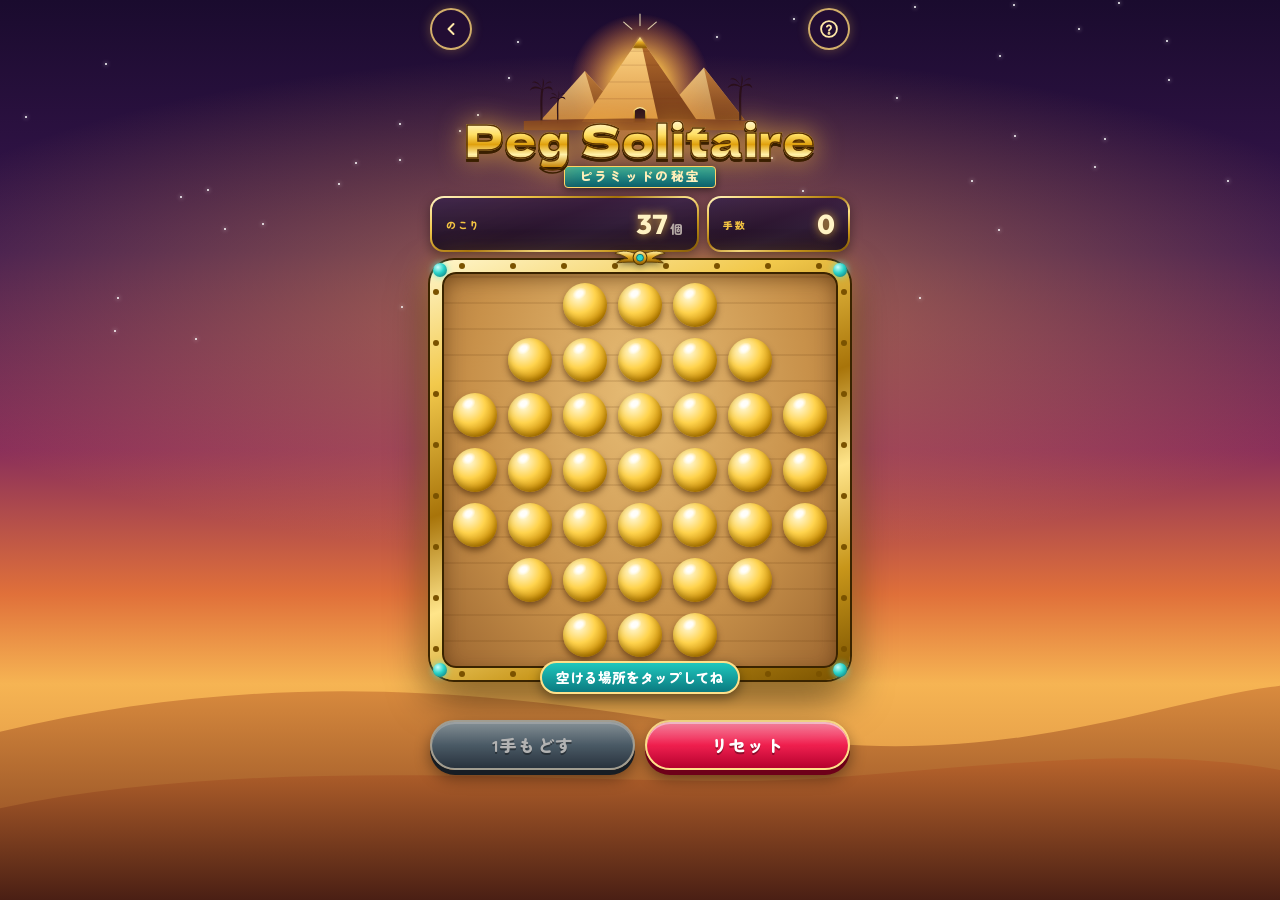
<file: peg-solitaire.html>
<!DOCTYPE html>
<html lang="ja">
<head>
  <meta charset="UTF-8">
  <meta name="viewport" content="width=device-width, initial-scale=1.0, viewport-fit=cover, user-scalable=no">
  <meta name="theme-color" content="#2a1240">
  <meta name="apple-mobile-web-app-capable" content="yes">
  <meta name="apple-mobile-web-app-status-bar-style" content="black-translucent">
  <title>ペグソリティア</title>
  <link rel="preconnect" href="https://fonts.googleapis.com">
  <link rel="preconnect" href="https://fonts.gstatic.com" crossorigin>
  <link href="https://fonts.googleapis.com/css2?family=Dela+Gothic+One&family=Outfit:wght@600;800&family=Zen+Maru+Gothic:wght@500;700;900&display=swap" rel="stylesheet">
  <link rel="stylesheet" href="arcade.css">
  <style>
    :root {
      --stage: clamp(100px, 20vh, 220px);
      --controls-gap: clamp(6px, calc(8vh - 40px), 40px);
      --frame: min(calc(100vw - var(--gutter) * 2), 420px, calc(100vh - var(--stage) - var(--controls-gap) - 160px));
      --panel: linear-gradient(180deg, rgba(48, 22, 66, 0.92), rgba(24, 10, 36, 0.95));
    }

    @supports (height: 100dvh) {
      :root {
        --stage: clamp(100px, 20dvh, 220px);
        --controls-gap: clamp(6px, calc(8dvh - 40px), 40px);
        --frame: min(calc(100vw - var(--gutter) * 2), 420px, calc(100dvh - var(--stage) - var(--controls-gap) - 160px));
      }
    }

    html, body {
      height: 100%;
      background: #1a0b2e;
    }

    body {
      overflow: hidden;
      overscroll-behavior: none;
    }

    /* ===== 夕暮れの砂漠 ===== */
    .scene {
      position: fixed;
      inset: 0;
      overflow: hidden;
      pointer-events: none;
      background:
        radial-gradient(ellipse 90% 40% at 50% 34%, rgba(255, 170, 80, 0.55), transparent 70%),
        linear-gradient(180deg, #1a0b2e 0%, #3a1650 28%, #8a2f5a 50%, #e0703a 66%, #f6b453 76%, #c97a35 100%);
    }

    .stars i {
      position: absolute;
      width: 2px;
      height: 2px;
      border-radius: 50%;
      background: #fff;
      box-shadow: 0 0 4px #fff;
      will-change: opacity;
      animation: twinkle 3s ease-in-out infinite alternate;
    }

    @keyframes twinkle {
      from { opacity: 0.2; }
      to { opacity: 1; }
    }

    .dunes {
      position: absolute;
      left: 0;
      bottom: 0;
      width: 100%;
      height: 34vh;
    }

    /* 舞い上がる砂金 */
    .sparkle {
      position: absolute;
      bottom: -10px;
      width: 4px;
      height: 4px;
      border-radius: 50%;
      background: #ffe9a0;
      box-shadow: 0 0 6px #ffd34d;
      animation: drift 9s linear infinite;
    }

    @keyframes drift {
      0% { transform: translate(0, 0); opacity: 0; }
      15% { opacity: 1; }
      100% { transform: translate(40px, -80vh); opacity: 0; }
    }

    /* ===== 画面全体 ===== */
    .app {
      position: relative;
      width: 100%;
      max-width: 440px;
      height: 100%;
      margin: 0 auto;
      padding: max(8px, env(safe-area-inset-top)) var(--gutter) max(10px, env(safe-area-inset-bottom));
      display: flex;
      flex-direction: column;
      align-items: center;
      gap: 8px;
    }

    .stage {
      position: relative;
      flex: 0 0 auto;
      height: var(--stage);
      width: 100%;
      display: flex;
      flex-direction: column;
      justify-content: flex-end;
      align-items: center;
    }

    .stage-art {
      position: absolute;
      top: 6px;
      left: 0;
      width: 100%;
      height: calc(100% - 58px);
      overflow: visible;
    }

    @media (max-height: 720px) {
      .stage-art { height: calc(100% - 48px); }
      .logo-title { font-size: clamp(26px, 8.5vw, 34px); }
    }

    .sun-glow { animation: glow 4s ease-in-out infinite alternate; }

    @keyframes glow {
      from { opacity: 0.6; }
      to { opacity: 1; }
    }

    .logo-sub {
      background: linear-gradient(180deg, #1aa6a0, #0b5f6b);
    }

    #backBtn { left: 0; }
    #helpBtn { right: 0; }

    .icon-btn { background: rgba(36, 14, 52, 0.75); }

    /* ===== 残り・手数 ===== */
    .hud {
      width: var(--frame);
      display: flex;
      gap: 8px;
      flex-shrink: 0;
    }

    .counter {
      flex: 1;
      height: 56px;
      border: 2px solid transparent;
      border-radius: 14px;
      background: var(--panel) padding-box, var(--gold-metal) border-box;
      box-shadow: 0 4px 12px rgba(0, 0, 0, 0.4);
      padding: 0 14px;
      display: flex;
      align-items: center;
      justify-content: space-between;
    }

    .counter.small { flex: 0 0 34%; }

    .counter strong {
      font-size: 1.7rem;
      font-weight: 800;
      color: #fff3c4;
      text-shadow: 0 0 10px rgba(255, 200, 60, 0.8);
      font-variant-numeric: tabular-nums;
    }

    .counter strong.bump { animation: bump 0.4s ease; }

    @keyframes bump {
      40% { transform: scale(1.25); color: #fff; }
    }

    .counter .unit {
      font-family: var(--font-jp);
      font-weight: 900;
      font-size: 0.8rem;
      color: var(--text-dim);
      margin-left: 2px;
    }

    /* 最初に空ける場所を選ぶときの案内 */
    .hint {
      position: absolute;
      left: 50%;
      bottom: -14px;
      transform: translateX(-50%);
      z-index: 4;
      white-space: nowrap;
      padding: 4px 14px 5px;
      font-family: var(--font-jp);
      font-weight: 900;
      font-size: 0.85rem;
      color: #fff;
      background: linear-gradient(180deg, #1fc7bd, #0b7a80);
      border: 2px solid #ffe08a;
      border-radius: 999px;
      box-shadow: 0 4px 12px rgba(0, 0, 0, 0.4);
      animation: hintBob 1.2s ease-in-out infinite alternate;
      display: none;
    }

    .selecting-mode .hint { display: block; }

    @keyframes hintBob {
      from { transform: translate(-50%, 0); }
      to { transform: translate(-50%, -4px); }
    }

    /* ===== 盤面（石板） ===== */
    .corner-pearl {
      background: radial-gradient(circle at 35% 30%, #c8fffb 0%, #29d3c8 45%, #0b6b70 100%);
      box-shadow: 0 0 6px rgba(80, 240, 230, 0.8);
    }

    .board {
      position: relative;
      width: 100%;
      height: 100%;
      padding: 5px;
      border-radius: 14px;
      background:
        repeating-linear-gradient(0deg, rgba(90, 50, 10, 0.12) 0 2px, transparent 2px 26px),
        radial-gradient(ellipse at 50% 30%, #e7bd76 0%, #c8914a 60%, #9c6630 100%);
      box-shadow: inset 0 0 0 2px #3a2400, inset 0 6px 20px rgba(60, 30, 0, 0.55);
      display: flex;
      flex-direction: column;
    }

    .row {
      flex: 1;
      display: flex;
    }

    .cell {
      position: relative;
      flex: 1;
      display: flex;
      align-items: center;
      justify-content: center;
      cursor: pointer;
    }

    .cell.invalid { cursor: default; }

    /* 彫られた穴 */
    .cell.hole::before,
    .cell.peg::before {
      content: '';
      position: absolute;
      width: 62%;
      height: 62%;
      border-radius: 50%;
      background: radial-gradient(circle at 50% 35%, #3a2210, #6b4220 80%);
      box-shadow: inset 0 3px 6px rgba(0, 0, 0, 0.7), 0 1px 0 rgba(255, 230, 180, 0.5);
    }

    /* 移動できる穴：光の輪を明るさだけで点滅させる */
    .cell.movable::after {
      content: '';
      position: absolute;
      width: 70%;
      height: 70%;
      border-radius: 50%;
      box-shadow: 0 0 0 3px #5ff3ea, 0 0 14px 4px rgba(95, 243, 234, 0.8);
      will-change: opacity;
      animation: movable 0.8s ease-in-out infinite alternate;
    }

    @keyframes movable {
      from { opacity: 0.25; }
      to { opacity: 1; }
    }

    /* 金の宝玉（ペグ） */
    .peg-ball {
      position: relative;
      width: 80%;
      height: 80%;
      border-radius: 50%;
      background: radial-gradient(circle at 35% 30%, #fffbe0 0%, #ffd34d 40%, #c98a00 75%, #7a4a00 100%);
      box-shadow: 0 4px 6px rgba(60, 30, 0, 0.55), inset 0 -3px 6px rgba(0, 0, 0, 0.25);
      transition: transform 0.15s;
      z-index: 1;
    }

    .peg-ball::after {
      content: '';
      position: absolute;
      top: 12%;
      left: 20%;
      width: 34%;
      height: 24%;
      border-radius: 50%;
      background: radial-gradient(ellipse, rgba(255, 255, 255, 0.9) 30%, rgba(255, 255, 255, 0) 70%);
      transform: rotate(-30deg);
    }

    .cell.selected .peg-ball {
      background: radial-gradient(circle at 35% 30%, #e6fffd 0%, #5ff3ea 40%, #12a59d 75%, #0b5f6b 100%);
      box-shadow: 0 0 14px 3px rgba(95, 243, 234, 0.8);
      animation: hop 0.6s ease-in-out infinite;
    }

    @keyframes hop {
      0%, 100% { transform: translateY(0) scale(1.06); }
      50% { transform: translateY(-12%) scale(1.06); }
    }

    /* 空ける場所を選ぶとき：押せるペグが分かるように */
    @media (hover: hover) {
      .selecting .cell.peg:hover .peg-ball {
        background: radial-gradient(circle at 35% 30%, #ffd0d0 0%, #ff5a5a 45%, #9b0b22 100%);
      }
    }

    .peg-ball.vanish { animation: vanish 0.3s ease-out forwards; }

    @keyframes vanish {
      to { transform: scale(0); opacity: 0; }
    }

    /* ===== 下のボタン ===== */
    .controls {
      width: var(--frame);
      margin-top: var(--controls-gap);
      display: grid;
      grid-template-columns: 1fr 1fr;
      gap: 10px;
      flex-shrink: 0;
      padding-bottom: 5px;
    }

    @media (prefers-reduced-motion: reduce) {
      .stars i, .sparkle, .sun-glow, .hint { animation: none; }
      .sparkle { display: none; }
    }
  </style>
</head>
<body>
  <div class="scene" aria-hidden="true">
    <div class="stars" id="stars"></div>
    <div class="sparkle" style="left: 12%; animation-delay: 0s;"></div>
    <div class="sparkle" style="left: 34%; animation-delay: 3s;"></div>
    <div class="sparkle" style="left: 58%; animation-delay: 6s;"></div>
    <div class="sparkle" style="left: 81%; animation-delay: 1.5s;"></div>
    <svg class="dunes" viewBox="0 0 400 200" preserveAspectRatio="none">
      <defs>
        <linearGradient id="dune1" x1="0" y1="0" x2="0" y2="1">
          <stop offset="0" stop-color="#d98b3e"/>
          <stop offset="1" stop-color="#7a3b1c"/>
        </linearGradient>
        <linearGradient id="dune2" x1="0" y1="0" x2="0" y2="1">
          <stop offset="0" stop-color="#b8642c"/>
          <stop offset="1" stop-color="#4a1f14"/>
        </linearGradient>
      </defs>
      <path d="M0 90 C 80 50, 150 60, 230 90 S 360 70, 400 60 L400 200 L0 200 Z" fill="url(#dune1)"/>
      <path d="M0 140 C 90 100, 200 130, 260 120 S 360 100, 400 115 L400 200 L0 200 Z" fill="url(#dune2)"/>
    </svg>
  </div>

  <main class="app">
    <header class="stage">
      <button class="icon-btn" id="backBtn" aria-label="戻る">
        <svg viewBox="0 0 24 24" fill="none" stroke="currentColor" stroke-width="2.4" stroke-linecap="round" stroke-linejoin="round"><path d="M15 18l-6-6 6-6"/></svg>
      </button>
      <button class="icon-btn" id="helpBtn" aria-label="ルール">
        <svg viewBox="0 0 24 24" fill="none" stroke="currentColor" stroke-width="2.2" stroke-linecap="round" stroke-linejoin="round"><circle cx="12" cy="12" r="9.5"/><path d="M9.5 9.2a2.6 2.6 0 0 1 5 1c0 1.7-2.5 2.3-2.5 3.8"/><circle cx="12" cy="17.3" r="0.6" fill="currentColor"/></svg>
      </button>

      <svg class="stage-art" viewBox="0 0 400 210" preserveAspectRatio="xMidYMax meet" aria-hidden="true">
        <defs>
          <radialGradient id="sun">
            <stop offset="0" stop-color="#fff3c4"/>
            <stop offset="0.35" stop-color="#ffc24a" stop-opacity="0.9"/>
            <stop offset="1" stop-color="#ff7a3a" stop-opacity="0"/>
          </radialGradient>
          <linearGradient id="faceL" x1="0" y1="0" x2="0" y2="1">
            <stop offset="0" stop-color="#ffd98a"/>
            <stop offset="1" stop-color="#d9923f"/>
          </linearGradient>
          <linearGradient id="faceR" x1="0" y1="0" x2="0" y2="1">
            <stop offset="0" stop-color="#b8702e"/>
            <stop offset="1" stop-color="#6e3416"/>
          </linearGradient>
          <linearGradient id="pGold" x1="0" y1="0" x2="0" y2="1">
            <stop offset="0" stop-color="#fff1a8"/>
            <stop offset="0.5" stop-color="#e0a520"/>
            <stop offset="1" stop-color="#8a5a00"/>
          </linearGradient>
          <filter id="soft" x="-50%" y="-50%" width="200%" height="200%">
            <feGaussianBlur stdDeviation="2.5" result="b"/>
            <feMerge><feMergeNode in="b"/><feMergeNode in="SourceGraphic"/></feMerge>
          </filter>
          <!-- ヤシの木 -->
          <symbol id="palm" viewBox="0 0 40 80">
            <path d="M20 80 C 22 60, 18 40, 22 20" fill="none" stroke="#2a0f1a" stroke-width="3.5" stroke-linecap="round"/>
            <g fill="#2a0f1a">
              <path d="M22 20 C 12 12, 4 14, 0 22 C 8 16, 14 17, 22 21 Z"/>
              <path d="M22 20 C 32 12, 38 14, 40 22 C 34 16, 28 17, 22 21 Z"/>
              <path d="M22 20 C 16 6, 8 4, 4 8 C 12 7, 17 11, 22 20 Z"/>
              <path d="M22 20 C 28 6, 36 4, 38 8 C 30 7, 26 11, 22 20 Z"/>
              <path d="M22 20 C 22 10, 24 4, 22 0 C 26 6, 25 12, 22 20 Z"/>
            </g>
          </symbol>
        </defs>

        <!-- 沈む太陽 -->
        <circle class="sun-glow" cx="200" cy="120" r="120" fill="url(#sun)"/>

        <!-- 奥のピラミッド -->
        <path d="M30 182 L105 98 L180 182 Z" fill="url(#faceL)" opacity="0.85"/>
        <path d="M105 98 L180 182 L130 182 Z" fill="url(#faceR)" opacity="0.85"/>
        <path d="M230 182 L310 92 L380 182 Z" fill="url(#faceL)" opacity="0.85"/>
        <path d="M310 92 L380 182 L330 182 Z" fill="url(#faceR)" opacity="0.85"/>

        <!-- 大ピラミッド -->
        <path d="M100 186 L200 40 L300 186 Z" fill="url(#faceL)"/>
        <path d="M200 40 L300 186 L232 186 Z" fill="url(#faceR)"/>
        <g stroke="rgba(110, 52, 22, 0.35)" stroke-width="1">
          <path d="M127 146 L273 146"/><path d="M147 117 L253 117"/><path d="M167 88 L233 88"/><path d="M183 64 L217 64"/>
        </g>
        <!-- 入口 -->
        <path d="M190 186 L190 166 Q200 156 210 166 L210 186 Z" fill="#2a0f1a" stroke="url(#pGold)" stroke-width="2"/>

        <!-- 黄金の冠石と光 -->
        <g class="sun-glow">
          <path d="M200 20 L200 0 M186 26 L172 14 M214 26 L228 14" stroke="#fff3c4" stroke-width="2" stroke-linecap="round" opacity="0.8"/>
        </g>
        <path d="M188 58 L200 40 L212 58 Z" fill="url(#pGold)" filter="url(#soft)"/>

        <!-- ヤシの木 -->
        <use href="#palm" x="10" y="110" width="40" height="80"/>
        <use href="#palm" x="44" y="132" width="28" height="56"/>
        <use href="#palm" x="350" y="104" width="44" height="86"/>

        <!-- 地面 -->
        <path d="M0 184 Q200 176 400 184 L400 200 L0 200 Z" fill="#7a3b1c" opacity="0.9"/>
      </svg>

      <div class="logo">
        <div class="logo-title">Peg Solitaire</div>
        <div class="logo-sub">ピラミッドの秘宝</div>
      </div>
    </header>

    <section class="hud">
      <div class="counter">
        <span class="label">のこり</span>
        <span><strong id="pegCount">32</strong><span class="unit">個</span></span>
      </div>
      <div class="counter small">
        <span class="label">手数</span>
        <strong id="moveCount">0</strong>
      </div>
    </section>

    <div class="frame" id="frame">
      <div class="lights" id="lights"></div>
      <span class="corner-pearl"></span>
      <span class="corner-pearl"></span>
      <span class="corner-pearl"></span>
      <span class="corner-pearl"></span>
      <!-- 翼のある太陽 -->
      <svg class="crest" viewBox="0 0 60 34" aria-hidden="true">
        <defs>
          <linearGradient id="crestGold" x1="0" y1="0" x2="0" y2="1">
            <stop offset="0" stop-color="#fff1a8"/>
            <stop offset="0.5" stop-color="#e0a520"/>
            <stop offset="1" stop-color="#8a5a00"/>
          </linearGradient>
        </defs>
        <path d="M30 16 C 20 8, 8 8, 1 12 C 8 13, 12 15, 16 18 C 10 18, 6 20, 3 23 C 12 22, 20 22, 30 22 C 40 22, 48 22, 57 23 C 54 20, 50 18, 44 18 C 48 15, 52 13, 59 12 C 52 8, 40 8, 30 16 Z" fill="url(#crestGold)" stroke="#5a3a00" stroke-width="1"/>
        <circle cx="30" cy="17" r="8" fill="url(#crestGold)" stroke="#5a3a00" stroke-width="1.2"/>
        <circle cx="30" cy="17" r="4" fill="#29d3c8" stroke="#0b5f6b"/>
      </svg>
      <div class="hint">空ける場所をタップしてね</div>
      <div class="board" id="board"></div>
    </div>

    <div class="controls">
      <button class="slot-btn blue" id="undoBtn">1手もどす</button>
      <button class="slot-btn red" id="resetBtn">リセット</button>
    </div>
  </main>

  <!-- ルール説明モーダル -->
  <div class="modal-overlay" id="rulesModal">
    <div class="modal">
      <h2>あそびかた</h2>
      <div class="modal-body">
        <ul class="rules">
          <li><span class="num">1</span>はじめに、空けておきたい場所の宝玉を1つタップしてね</li>
          <li><span class="num">2</span>宝玉をタップして選んだら、となりの宝玉を飛びこえた先の空いた穴をタップ！</li>
          <li><span class="num">3</span>飛びこえられた宝玉は消えるよ。動けるのはたて・よこだけ</li>
          <li><span class="num">4</span>もう動かせなくなったらおしまい。最後に1個だけ残せたらパーフェクト！</li>
          <li><span class="num">5</span>まちがえたら「1手もどす」でやり直せるよ</li>
        </ul>
      </div>
      <button class="primary-btn" id="closeRulesBtn">わかった！</button>
    </div>
  </div>

  <div class="message" id="message">
    <h2 id="messageTitle"></h2>
    <p class="message-sub" id="messageText"></p>
    <p class="final-score" id="messageScore"></p>
    <button class="primary-btn" id="messageBtn">もういちど</button>
  </div>

  <script src="arcade.js"></script>
  <script>
    // 効果音を鳴らす（Web Audio API）
    const audioCtx = new (window.AudioContext || window.webkitAudioContext)();

    // iPhone では最初のタップまで音が鳴らないため、そこで再開する
    document.addEventListener('pointerdown', () => audioCtx.resume(), { once: true });

    function playSound(type) {
      const oscillator = audioCtx.createOscillator();
      const gainNode = audioCtx.createGain();

      oscillator.connect(gainNode);
      gainNode.connect(audioCtx.destination);

      if (type === 'move') {
        // ペグが消えるとき - 高めの「ポン」
        oscillator.frequency.setValueAtTime(800, audioCtx.currentTime);
        oscillator.frequency.exponentialRampToValueAtTime(400, audioCtx.currentTime + 0.1);
        oscillator.type = 'sine';
        gainNode.gain.setValueAtTime(0.3, audioCtx.currentTime);
        gainNode.gain.exponentialRampToValueAtTime(0.01, audioCtx.currentTime + 0.2);
        oscillator.start(audioCtx.currentTime);
        oscillator.stop(audioCtx.currentTime + 0.2);
      } else if (type === 'clear') {
        // クリア時 - 駆け上がるファンファーレ
        const notes = [523, 659, 784, 1047, 1319, 1568];
        notes.forEach((freq, i) => {
          const osc = audioCtx.createOscillator();
          const gain = audioCtx.createGain();
          osc.connect(gain);
          gain.connect(audioCtx.destination);
          const t = audioCtx.currentTime + i * 0.08;
          osc.type = 'triangle';
          osc.frequency.setValueAtTime(freq, t);
          gain.gain.setValueAtTime(0.15, t);
          gain.gain.exponentialRampToValueAtTime(0.01, t + 0.4);
          osc.start(t);
          osc.stop(t + 0.4);
        });
        return;
      } else if (type === 'gameover') {
        // ゲームオーバー - 低めの音
        oscillator.frequency.setValueAtTime(300, audioCtx.currentTime);
        oscillator.frequency.exponentialRampToValueAtTime(150, audioCtx.currentTime + 0.3);
        oscillator.type = 'sine';
        gainNode.gain.setValueAtTime(0.3, audioCtx.currentTime);
        gainNode.gain.exponentialRampToValueAtTime(0.01, audioCtx.currentTime + 0.3);
        oscillator.start(audioCtx.currentTime);
        oscillator.stop(audioCtx.currentTime + 0.3);
      } else if (type === 'select') {
        // 選択時の音
        oscillator.frequency.setValueAtTime(600, audioCtx.currentTime);
        oscillator.type = 'sine';
        gainNode.gain.setValueAtTime(0.2, audioCtx.currentTime);
        gainNode.gain.exponentialRampToValueAtTime(0.01, audioCtx.currentTime + 0.1);
        oscillator.start(audioCtx.currentTime);
        oscillator.stop(audioCtx.currentTime + 0.1);
      }
    }

    // 盤面の形（1=穴あり、0=穴なし）
    const boardShape = [
      [0, 0, 1, 1, 1, 0, 0],
      [0, 1, 1, 1, 1, 1, 0],
      [1, 1, 1, 1, 1, 1, 1],
      [1, 1, 1, 1, 1, 1, 1],
      [1, 1, 1, 1, 1, 1, 1],
      [0, 1, 1, 1, 1, 1, 0],
      [0, 0, 1, 1, 1, 0, 0]
    ];

    // ゲーム状態
    let board = [];  // 0=穴のみ, 1=ペグあり
    let selectedCell = null;
    let moveHistory = [];
    let isSelectingStart = true;  // 最初の空き位置選択モード
    const SIZE = 7;
    const SAVE_KEY = 'pegSolitaireSave';

    // セーブ
    function saveGame() {
      const saveData = {
        board: board,
        moveHistory: moveHistory,
        isSelectingStart: isSelectingStart
      };
      localStorage.setItem(SAVE_KEY, JSON.stringify(saveData));
    }

    // ロード
    function loadGame() {
      const saveData = localStorage.getItem(SAVE_KEY);
      if (saveData) {
        try {
          const data = JSON.parse(saveData);
          board = data.board;
          moveHistory = data.moveHistory;
          isSelectingStart = data.isSelectingStart;
          setSelectingMode(isSelectingStart);
          renderBoard();
          updateCount();
          return true;
        } catch (e) {
          return false;
        }
      }
      return false;
    }

    // セーブデータ削除
    function clearSave() {
      localStorage.removeItem(SAVE_KEY);
    }

    // 最初に空ける場所を選ぶ状態の切り替え（案内の表示も合わせる）
    function setSelectingMode(on) {
      document.getElementById('board').classList.toggle('selecting', on);
      document.querySelector('.app').classList.toggle('selecting-mode', on);
    }

    // 初期化（全部ペグで埋まった状態）
    function initGame() {
      board = boardShape.map((row) =>
        row.map((cell) => {
          if (cell === 0) return -1;
          return 1;  // 全部ペグあり
        })
      );
      selectedCell = null;
      moveHistory = [];
      isSelectingStart = true;
      setSelectingMode(true);
      clearSave();
      renderBoard();
      updateCount();
    }

    // 盤面描画
    function renderBoard() {
      const boardEl = document.getElementById('board');
      boardEl.innerHTML = '';

      for (let r = 0; r < SIZE; r++) {
        const rowEl = document.createElement('div');
        rowEl.className = 'row';

        for (let c = 0; c < SIZE; c++) {
          const cellEl = document.createElement('div');
          cellEl.className = 'cell';
          cellEl.dataset.row = r;
          cellEl.dataset.col = c;

          if (board[r][c] === -1) {
            cellEl.classList.add('invalid');
          } else if (board[r][c] === 0) {
            cellEl.classList.add('hole');
            if (selectedCell && isValidMove(selectedCell.r, selectedCell.c, r, c)) {
              cellEl.classList.add('movable');
            }
          } else {
            cellEl.classList.add('peg');
            const ball = document.createElement('div');
            ball.className = 'peg-ball';
            cellEl.appendChild(ball);
            if (selectedCell && selectedCell.r === r && selectedCell.c === c) {
              cellEl.classList.add('selected');
            }
          }

          cellEl.addEventListener('click', () => handleClick(r, c));
          rowEl.appendChild(cellEl);
        }

        boardEl.appendChild(rowEl);
      }

      document.getElementById('undoBtn').disabled = isSelectingStart || moveHistory.length === 0;
    }

    // クリック処理
    function handleClick(r, c) {
      if (board[r][c] === -1) return;

      // 最初の空き位置選択モード
      if (isSelectingStart) {
        if (board[r][c] === 1) {
          board[r][c] = 0;  // 選んだ場所を空きに
          isSelectingStart = false;
          setSelectingMode(false);
          playSound('select');
          renderBoard();
          updateCount();
          saveGame();
        }
        return;
      }

      // 通常のゲームプレイ
      // ペグをクリック
      if (board[r][c] === 1) {
        if (selectedCell && selectedCell.r === r && selectedCell.c === c) {
          selectedCell = null;  // 選択解除
        } else {
          selectedCell = { r, c };
          playSound('select');
        }
        renderBoard();
        return;
      }

      // 穴をクリック（移動先）
      if (board[r][c] === 0 && selectedCell) {
        if (isValidMove(selectedCell.r, selectedCell.c, r, c)) {
          const midR = selectedCell.r + (r - selectedCell.r) / 2;
          const midC = selectedCell.c + (c - selectedCell.c) / 2;
          makeMove(selectedCell.r, selectedCell.c, r, c);
          playSound('move');
          selectedCell = null;

          // 飛びこえられた宝玉が消える様子を見せてから描き直す
          const midBall = document.getElementById('board').children[midR].children[midC].querySelector('.peg-ball');
          if (midBall) midBall.classList.add('vanish');
          setTimeout(() => {
            renderBoard();
            updateCount();
            saveGame();
            checkGameEnd();
          }, 180);
        }
      }
    }

    // 有効な移動かチェック
    function isValidMove(fromR, fromC, toR, toC) {
      const dr = toR - fromR;
      const dc = toC - fromC;

      // 2マス移動かつ縦か横
      if (!((Math.abs(dr) === 2 && dc === 0) || (dr === 0 && Math.abs(dc) === 2))) {
        return false;
      }

      // 移動先が空か
      if (board[toR][toC] !== 0) return false;

      // 飛び越える場所にペグがあるか
      const midR = fromR + dr / 2;
      const midC = fromC + dc / 2;
      if (board[midR][midC] !== 1) return false;

      return true;
    }

    // 移動実行
    function makeMove(fromR, fromC, toR, toC) {
      const midR = fromR + (toR - fromR) / 2;
      const midC = fromC + (toC - fromC) / 2;

      // 履歴保存
      moveHistory.push({
        from: { r: fromR, c: fromC },
        to: { r: toR, c: toC },
        mid: { r: midR, c: midC }
      });

      // 移動
      board[fromR][fromC] = 0;
      board[midR][midC] = 0;
      board[toR][toC] = 1;
    }

    // 1手戻す
    function undoMove() {
      if (isSelectingStart) return;
      if (moveHistory.length === 0) return;

      const last = moveHistory.pop();
      board[last.from.r][last.from.c] = 1;
      board[last.mid.r][last.mid.c] = 1;
      board[last.to.r][last.to.c] = 0;

      selectedCell = null;
      renderBoard();
      updateCount();
      saveGame();
    }

    // ペグ数・手数の更新
    function updateCount() {
      let count = 0;
      for (let r = 0; r < SIZE; r++) {
        for (let c = 0; c < SIZE; c++) {
          if (board[r][c] === 1) count++;
        }
      }
      const pegEl = document.getElementById('pegCount');
      if (pegEl.textContent !== String(count)) {
        pegEl.textContent = count;
        pegEl.classList.remove('bump');
        void pegEl.offsetWidth; // アニメーションを再生し直す
        pegEl.classList.add('bump');
      }
      document.getElementById('moveCount').textContent = moveHistory.length;
    }

    // ゲーム終了チェック
    function checkGameEnd() {
      let pegCount = 0;
      let canMove = false;

      for (let r = 0; r < SIZE; r++) {
        for (let c = 0; c < SIZE; c++) {
          if (board[r][c] === 1) {
            pegCount++;
            // 移動可能かチェック
            const directions = [[-2, 0], [2, 0], [0, -2], [0, 2]];
            for (const [dr, dc] of directions) {
              const toR = r + dr;
              const toC = c + dc;
              if (toR >= 0 && toR < SIZE && toC >= 0 && toC < SIZE) {
                if (isValidMove(r, c, toR, toC)) {
                  canMove = true;
                }
              }
            }
          }
        }
      }

      if (!canMove) {
        const messageEl = document.getElementById('message');
        const titleEl = document.getElementById('messageTitle');
        const textEl = document.getElementById('messageText');
        const scoreEl = document.getElementById('messageScore');

        if (pegCount === 1) {
          titleEl.textContent = 'PERFECT!!';
          textEl.textContent = 'ピラミッドの秘宝を手に入れた！';
          scoreEl.textContent = '1';
          messageEl.classList.add('win');
          playSound('clear');
          celebrateClear();
        } else {
          titleEl.textContent = 'GAME OVER';
          textEl.textContent = 'もう動かせる宝玉がありません。のこりの数';
          scoreEl.textContent = pegCount;
          messageEl.classList.remove('win');
          playSound('gameover');
        }

        clearSave();
        setTimeout(() => messageEl.classList.add('show'), pegCount === 1 ? 1600 : 300);
      }
    }

    // パーフェクト時の演出
    function celebrateClear() {
      Arcade.banner(document.getElementById('board'), 'PERFECT!!', { fever: true });
      Arcade.shower(48);
      const frame = document.getElementById('frame');
      frame.classList.add('fever');
      setTimeout(() => frame.classList.remove('fever'), 2500);
      if (navigator.vibrate) navigator.vibrate([40, 40, 90]);
    }

    // イベント設定
    // 1手ごとにセーブしているので、そのまま戻る
    document.getElementById('backBtn').addEventListener('click', () => {
      window.location.href = 'index.html';
    });
    document.getElementById('resetBtn').addEventListener('click', () => {
      if (isSelectingStart) {
        initGame();
        return;
      }
      Arcade.showConfirm({
        title: 'リセットしますか？',
        text: '今の盤面は消えて、最初からやり直しになります。',
        okLabel: 'リセット',
        okColor: 'red',
        onOk: initGame
      });
    });
    document.getElementById('undoBtn').addEventListener('click', undoMove);
    document.getElementById('messageBtn').addEventListener('click', () => {
      document.getElementById('message').classList.remove('show');
      initGame();
    });

    // ルールモーダル
    document.getElementById('helpBtn').addEventListener('click', () => {
      document.getElementById('rulesModal').classList.add('show');
    });
    document.getElementById('closeRulesBtn').addEventListener('click', () => {
      document.getElementById('rulesModal').classList.remove('show');
    });
    document.getElementById('rulesModal').addEventListener('click', (e) => {
      if (e.target.id === 'rulesModal') {
        document.getElementById('rulesModal').classList.remove('show');
      }
    });

    // 夜空の星
    const starsEl = document.getElementById('stars');
    for (let i = 0; i < 40; i++) {
      const star = document.createElement('i');
      star.style.left = (Math.random() * 100) + '%';
      star.style.top = (Math.random() * 38) + '%';
      star.style.animationDelay = (-Math.random() * 3) + 's';
      starsEl.appendChild(star);
    }

    Arcade.buildLights(document.getElementById('lights'), 8);

    // ゲーム開始
    if (!loadGame()) {
      initGame();
    }
  </script>
</body>
</html>
</file>
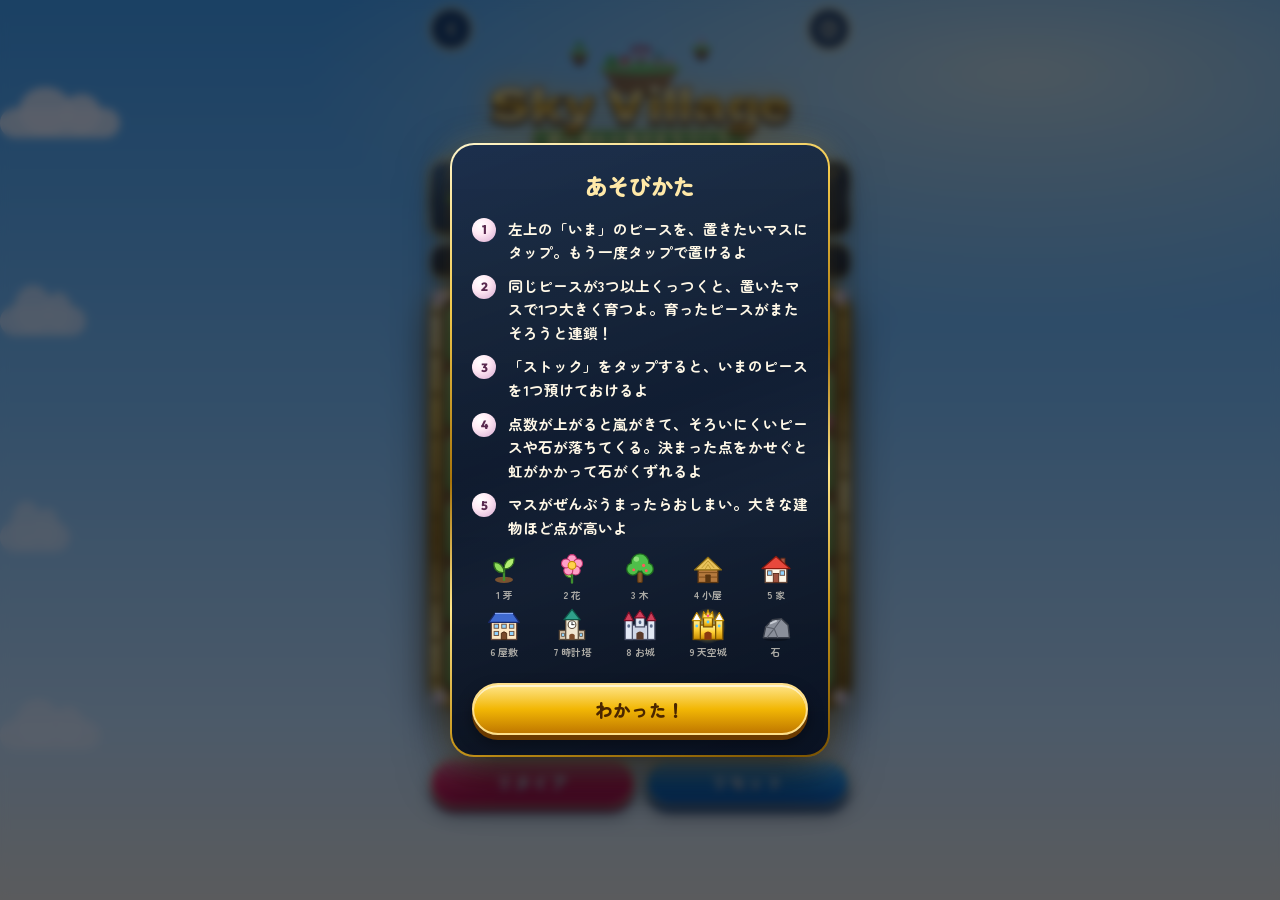
<file: sky-village.html>
<!DOCTYPE html>
<html lang="ja">
<head>
  <meta charset="UTF-8">
  <meta name="viewport" content="width=device-width, initial-scale=1.0, viewport-fit=cover, user-scalable=no">
  <meta name="theme-color" content="#3f8fd8">
  <meta name="apple-mobile-web-app-capable" content="yes">
  <meta name="apple-mobile-web-app-status-bar-style" content="black-translucent">
  <title>Sky Village</title>
  <link rel="preconnect" href="https://fonts.googleapis.com">
  <link rel="preconnect" href="https://fonts.gstatic.com" crossorigin>
  <link href="https://fonts.googleapis.com/css2?family=Dela+Gothic+One&family=Outfit:wght@600;800&family=Zen+Maru+Gothic:wght@500;700;900&display=swap" rel="stylesheet">
  <link rel="stylesheet" href="arcade.css">
  <style>
    :root {
      /* 上パネル（空に浮かぶ島）の高さ */
      --stage: clamp(92px, 16vh, 180px);
      /* 盤面と下のボタンの間の余白（背の高い画面ほど広く） */
      --controls-gap: clamp(6px, calc(7vh - 40px), 30px);
      /* 盤面（金枠ごと）の一辺。横幅いっぱいを基本に、背の低い画面では高さに合わせて縮める */
      --frame: min(calc(100vw - var(--gutter) * 2), 420px, calc(100vh - var(--stage) - var(--controls-gap) - 250px));
    }

    @supports (height: 100dvh) {
      :root {
        --stage: clamp(92px, 16dvh, 180px);
        --controls-gap: clamp(6px, calc(7dvh - 40px), 30px);
        --frame: min(calc(100vw - var(--gutter) * 2), 420px, calc(100dvh - var(--stage) - var(--controls-gap) - 250px));
      }
    }

    html, body {
      height: 100%;
      background: #3f8fd8;
    }

    body {
      overflow: hidden;
      overscroll-behavior: none;
    }

    /* ===== 空の背景 ===== */
    .scene {
      position: fixed;
      inset: 0;
      overflow: hidden;
      pointer-events: none;
      background:
        radial-gradient(ellipse 80% 40% at 80% 8%, rgba(255, 250, 220, 0.75), transparent 70%),
        linear-gradient(180deg, #4aa8f0 0%, #8fd0ff 45%, #d6f0ff 80%, #fff3dc 100%);
    }

    /* 嵐のときに空を暗くする */
    .scene::after {
      content: '';
      position: absolute;
      inset: 0;
      background: linear-gradient(180deg, #1c2338 0%, #33405e 55%, #4a5672 100%);
      opacity: 0;
      transition: opacity 1.2s ease;
    }

    body.storm .scene::after { opacity: 0.88; }

    .cloud {
      position: absolute;
      z-index: 1;
      height: 30px;
      border-radius: 999px;
      background: rgba(255, 255, 255, 0.85);
      animation: drift 50s linear infinite;
      transition: background 1.2s;
    }

    .cloud::before,
    .cloud::after {
      content: '';
      position: absolute;
      border-radius: 50%;
      background: inherit;
    }

    .cloud::before { width: 44%; height: 160%; left: 16%; top: -70%; }
    .cloud::after { width: 32%; height: 130%; left: 52%; top: -46%; }

    .cloud.c1 { top: 12%; width: 120px; animation-delay: -8s; }
    .cloud.c2 { top: 34%; width: 86px; animation-duration: 64s; animation-delay: -40s; opacity: 0.8; }
    .cloud.c3 { top: 58%; width: 70px; animation-duration: 56s; animation-delay: -22s; opacity: 0.65; }
    .cloud.c4 { top: 80%; width: 100px; animation-duration: 70s; animation-delay: -5s; opacity: 0.7; }

    body.storm .cloud { background: rgba(120, 130, 150, 0.9); }

    @keyframes drift {
      0% { transform: translateX(-30vw); }
      100% { transform: translateX(120vw); }
    }

    /* 雨 */
    .rain {
      position: absolute;
      inset: -20% 0 0 0;
      z-index: 2;
      background-image: repeating-linear-gradient(105deg, transparent 0 14px, rgba(200, 220, 255, 0.35) 14px 15px, transparent 15px 34px);
      background-size: 100% 120px;
      opacity: 0;
      transition: opacity 1s;
    }

    body.storm .rain {
      opacity: 1;
      animation: rain 0.45s linear infinite;
    }

    @keyframes rain {
      to { background-position: -30px 120px; }
    }

    /* 弾けたときのきらきら・石のかけら */
    #fx {
      position: fixed;
      inset: 0;
      width: 100%;
      height: 100%;
      pointer-events: none;
      z-index: 60;
    }

    /* ===== 画面全体（スマホ縦1列） ===== */
    .app {
      position: relative;
      z-index: 1;
      width: 100%;
      max-width: 440px;
      height: 100%;
      margin: 0 auto;
      padding: max(8px, env(safe-area-inset-top)) var(--gutter) max(10px, env(safe-area-inset-bottom));
      display: flex;
      flex-direction: column;
      align-items: center;
      gap: 8px;
    }

    /* ===== 上パネル（浮島とロゴ） ===== */
    .stage {
      position: relative;
      flex: 0 0 auto;
      height: var(--stage);
      width: 100%;
      display: flex;
      flex-direction: column;
      justify-content: flex-end;
      align-items: center;
    }

    .stage-art {
      position: absolute;
      top: 4px;
      left: 0;
      width: 100%;
      height: calc(100% - 56px);
      overflow: visible;
    }

    .isle {
      transform-box: fill-box;
      animation: float 5s ease-in-out infinite alternate;
    }

    .isle.small { animation-duration: 4s; animation-delay: -2s; }

    @keyframes float {
      0% { transform: translateY(3px); }
      100% { transform: translateY(-4px); }
    }

    .rainbow-arc {
      opacity: 0;
      transition: opacity 1s;
    }

    body.rainbow .rainbow-arc { opacity: 0.85; }

    .storm-clouds {
      opacity: 0;
      transition: opacity 1s;
    }

    body.storm .storm-clouds { opacity: 1; }

    @media (max-height: 720px) {
      .stage-art { height: calc(100% - 46px); }
      .logo-title { font-size: clamp(26px, 8.5vw, 34px); }
    }

    .stage .logo-sub {
      background: linear-gradient(180deg, #2f9a5a, #146a3a);
    }

    #backBtn { left: 0; }
    #helpBtn { right: 0; }

    /* ===== 上のパネル（いま・スコア・NEXT・ストック） ===== */
    .hud {
      width: var(--frame);
      display: flex;
      gap: 6px;
      flex-shrink: 0;
    }

    .counter,
    .slot,
    .weather {
      border: 2px solid transparent;
      border-radius: 14px;
      background: var(--panel) padding-box, var(--gold-metal) border-box;
      box-shadow: 0 4px 12px rgba(0, 0, 0, 0.35);
    }

    .counter {
      flex: 1;
      min-width: 0;
      padding: 6px 10px;
      display: flex;
      flex-direction: column;
      justify-content: center;
      gap: 3px;
    }

    .score-value {
      font-size: 1.55rem;
      font-weight: 800;
      line-height: 1;
      color: #fff3c4;
      text-shadow: 0 0 10px rgba(255, 200, 60, 0.8);
      font-variant-numeric: tabular-nums;
      display: inline-block;
      transform-origin: left center;
    }

    .score-value.bump { animation: bump 0.4s ease; }

    @keyframes bump {
      40% { transform: scale(1.15); color: #fff; }
    }

    .sub-line {
      font-size: 0.66rem;
      color: var(--text-dim);
      white-space: nowrap;
      overflow: hidden;
      text-overflow: ellipsis;
    }

    .sub-line strong {
      color: var(--text);
      font-variant-numeric: tabular-nums;
    }

    .slot {
      width: 58px;
      flex-shrink: 0;
      padding: 4px 0 5px;
      display: flex;
      flex-direction: column;
      align-items: center;
      gap: 2px;
      color: inherit;
    }

    .slot .label { font-size: 0.56rem; letter-spacing: 0.08em; }

    .slot-piece {
      position: relative;
      width: 40px;
      height: 40px;
    }

    .slot.now {
      background: linear-gradient(180deg, #2d5a8a, #10284a) padding-box, var(--gold-metal) border-box;
      box-shadow: 0 0 14px rgba(255, 215, 100, 0.55), 0 4px 12px rgba(0, 0, 0, 0.35);
    }

    .slot.now .slot-piece { animation: bob 1.4s ease-in-out infinite alternate; }

    @keyframes bob {
      0% { transform: translateY(-2px); }
      100% { transform: translateY(2px); }
    }

    .slot.stock {
      cursor: pointer;
      font-family: inherit;
    }

    .slot.stock .slot-piece {
      border-radius: 10px;
      border: 2px dashed rgba(255, 233, 168, 0.4);
    }

    .slot.stock.filled .slot-piece { border-color: transparent; }
    .slot.stock:active { transform: scale(0.94); }

    /* ===== 天気（ふつう・嵐・虹） ===== */
    .weather {
      position: relative;
      width: var(--frame);
      flex-shrink: 0;
      overflow: hidden;
      padding: 5px 12px 8px;
      font-family: var(--font-jp);
      font-weight: 700;
      font-size: 0.8rem;
      text-align: center;
      white-space: nowrap;
      transition: background 0.6s;
    }

    .weather strong {
      font-family: 'Outfit', sans-serif;
      font-size: 0.95rem;
      color: #ffe066;
    }

    .weather .bar {
      position: absolute;
      left: 10px;
      right: 10px;
      bottom: 3px;
      height: 3px;
      border-radius: 999px;
      background: rgba(255, 255, 255, 0.12);
      overflow: hidden;
    }

    .weather .bar i {
      display: block;
      height: 100%;
      width: 0;
      border-radius: inherit;
      background: linear-gradient(90deg, #ffe066, #ffb347);
      transition: width 0.4s ease;
    }

    .weather.storm {
      background: linear-gradient(180deg, #5a2a4a, #2a1030) padding-box, var(--gold-metal) border-box;
    }

    .weather.storm .bar i { background: linear-gradient(90deg, #ff8a9b, #ff3b5c); }

    .weather.rainbow {
      background: linear-gradient(180deg, #1f6a4a, #0f3a2a) padding-box, var(--gold-metal) border-box;
    }

    .weather.rainbow .bar i { background: linear-gradient(90deg, #ff6b6b, #ffd34d, #6bff9a, #5fc8ff, #b47bff); }

    /* ===== 盤面（浮島の畑） ===== */
    .board {
      position: relative;
      width: 100%;
      height: 100%;
      padding: 5px;
      gap: 4px;
      border-radius: 14px;
      background: linear-gradient(180deg, #8a5a30, #6a4020);
      box-shadow: inset 0 0 0 2px #3a2400, inset 0 6px 16px rgba(0, 0, 0, 0.45);
      display: grid;
      grid-template-columns: repeat(6, 1fr);
      grid-template-rows: repeat(6, 1fr);
      transition: filter 1s;
    }

    body.storm .board { filter: brightness(0.82) saturate(0.85); }

    .board.shake { animation: boardShake 0.35s ease; }

    @keyframes boardShake {
      20% { transform: translate(-3px, 2px); }
      40% { transform: translate(3px, -2px); }
      60% { transform: translate(-2px, 1px); }
      80% { transform: translate(2px, 0); }
    }

    .cell {
      position: relative;
      border-radius: 20%;
      background: linear-gradient(180deg, #9be884 0%, #66c75c 75%);
      box-shadow: inset 0 -4px 0 #3f9a3f, inset 0 2px 0 rgba(255, 255, 255, 0.4);
      cursor: pointer;
    }

    /* 草の模様 */
    .cell::before {
      content: '';
      position: absolute;
      inset: 18% 22% auto auto;
      width: 14%;
      height: 10%;
      border-radius: 50% 50% 0 0;
      border-top: 2px solid rgba(40, 120, 40, 0.35);
    }

    .cell.target {
      box-shadow: inset 0 -4px 0 #3f9a3f, inset 0 0 0 3px #ffe066, 0 0 12px rgba(255, 224, 102, 0.8);
    }

    /* ===== ピース ===== */
    .piece {
      position: absolute;
      inset: 4%;
      pointer-events: none;
      transition: transform 0.22s cubic-bezier(.5, 0, .7, .4), opacity 0.22s;
    }

    .piece svg {
      width: 100%;
      height: 100%;
      overflow: visible;
      filter: drop-shadow(0 2px 1px rgba(0, 0, 0, 0.3));
    }

    /* 段の数字 */
    .piece .lv {
      position: absolute;
      right: -4%;
      bottom: -4%;
      min-width: 32%;
      height: 32%;
      padding: 0 3px;
      border-radius: 999px;
      background: var(--lc, #444);
      border: 1.5px solid rgba(255, 255, 255, 0.9);
      color: #fff;
      font-family: 'Outfit', sans-serif;
      font-weight: 800;
      font-size: max(9px, calc(var(--frame) * 0.026));
      line-height: 1;
      display: grid;
      place-items: center;
      text-shadow: 0 1px 0 rgba(0, 0, 0, 0.4);
    }

    .slot .piece .lv { font-size: 9px; }

    .piece.ghost { opacity: 0.6; }
    .piece.ghost svg { filter: drop-shadow(0 0 4px #fff); }

    /* 置けばくっつくピースはゆれる */
    .piece.absorb { animation: wiggle 0.5s ease-in-out infinite; }

    @keyframes wiggle {
      0%, 100% { transform: rotate(-7deg); }
      50% { transform: rotate(7deg); }
    }

    .piece.land { animation: land 0.25s cubic-bezier(.3, 1.6, .6, 1); }

    @keyframes land {
      0% { transform: translateY(-30%) scale(0.6); opacity: 0; }
      100% { transform: none; opacity: 1; }
    }

    .piece.made { animation: made 0.45s cubic-bezier(.2, 1.5, .5, 1); }

    @keyframes made {
      0% { transform: scale(0.3); filter: brightness(2.2); }
      100% { transform: scale(1); filter: none; }
    }

    .piece.rock-drop { animation: rockDrop 0.4s cubic-bezier(.5, 0, 1, .5); }

    @keyframes rockDrop {
      0% { transform: translateY(-260%); opacity: 0.4; }
      100% { transform: none; opacity: 1; }
    }

    .piece.crumble { animation: crumble 0.45s ease-in forwards; }

    @keyframes crumble {
      30% { transform: scale(1.1) rotate(-6deg); }
      100% { transform: scale(0.2) rotate(12deg); opacity: 0; }
    }

    /* 選んだマスの上に出す「芽×3 → 花 +45」 */
    .preview {
      position: absolute;
      z-index: 5;
      transform: translate(-50%, -100%);
      display: none;
      align-items: center;
      gap: 2px;
      padding: 3px 10px 4px;
      border-radius: 999px;
      border: 2px solid #ffe066;
      background: linear-gradient(180deg, #2d5a8a, #10284a);
      color: #fff;
      font-family: var(--font-jp);
      font-weight: 900;
      font-size: 0.8rem;
      white-space: nowrap;
      pointer-events: none;
      box-shadow: 0 4px 10px rgba(0, 0, 0, 0.45);
    }

    .preview.show {
      display: flex;
      animation: previewIn 0.2s cubic-bezier(.2,.9,.3,1.4);
    }

    .preview svg { width: 20px; height: 20px; }
    .preview strong { font-family: 'Outfit', sans-serif; font-size: 0.95rem; color: #ffe066; margin-left: 4px; }
    .preview .chain { color: #ff9ec8; margin-right: 4px; }

    @keyframes previewIn {
      from { transform: translate(-50%, -80%) scale(0.6); opacity: 0; }
      to { transform: translate(-50%, -100%) scale(1); opacity: 1; }
    }

    .hint {
      width: var(--frame);
      min-height: 1.4em;
      text-align: center;
      font-family: var(--font-jp);
      font-weight: 700;
      font-size: 0.8rem;
      color: #fff;
      text-shadow: 0 1px 3px rgba(0, 0, 0, 0.6);
      flex-shrink: 0;
      white-space: nowrap;
    }

    /* ===== 下のボタン ===== */
    .controls {
      margin-top: calc(var(--controls-gap) - 8px);
      width: var(--frame);
      display: grid;
      grid-template-columns: 1fr 1fr;
      gap: 10px;
      flex-shrink: 0;
      padding-bottom: 5px;
    }

    /* ===== ルール ===== */
    .ladder {
      display: grid;
      grid-template-columns: repeat(5, 1fr);
      gap: 6px 4px;
      margin: 12px 0 4px;
    }

    .ladder div {
      display: flex;
      flex-direction: column;
      align-items: center;
      font-family: var(--font-jp);
      font-weight: 700;
      font-size: 0.62rem;
      color: var(--text-dim);
    }

    .ladder svg { width: 36px; height: 36px; }

    /* ===== 結果カード ===== */
    .result-top {
      display: flex;
      align-items: center;
      justify-content: center;
      gap: 6px;
      margin: -10px 0 4px;
      font-family: var(--font-jp);
      font-weight: 900;
      font-size: 1rem;
      color: var(--gold-light);
    }

    .result-top svg { width: 40px; height: 40px; }

    .result-line {
      font-family: var(--font-jp);
      font-weight: 700;
      font-size: 0.88rem;
      color: var(--text-dim);
      margin-bottom: 18px;
    }

    .result-line strong {
      font-family: 'Outfit', sans-serif;
      color: var(--gold-light);
    }

    .new-record {
      display: none;
      margin: -6px auto 12px;
      width: fit-content;
      padding: 2px 14px 3px;
      font-family: var(--font-jp);
      font-weight: 900;
      font-size: 0.95rem;
      color: #fff;
      background: linear-gradient(180deg, #ff4d7a, #c0063a);
      border: 2px solid #ffe066;
      border-radius: 6px;
      animation: blink 0.9s steps(2) infinite;
    }

    @keyframes blink {
      50% { opacity: 0.4; }
    }

    .message.record .new-record { display: block; }

    @media (prefers-reduced-motion: reduce) {
      .cloud, .isle, .slot.now .slot-piece, .piece.absorb, body.storm .rain { animation: none; }
    }
  </style>
</head>
<body>
  <!-- ピースの絵（9段と石） -->
  <svg width="0" height="0" style="position: absolute" aria-hidden="true">
    <defs>
      <radialGradient id="g9glow">
        <stop offset="0" stop-color="#fff6c2" stop-opacity="0.95"/>
        <stop offset="0.6" stop-color="#ffd34d" stop-opacity="0.35"/>
        <stop offset="1" stop-color="#ffd34d" stop-opacity="0"/>
      </radialGradient>
      <linearGradient id="g9gold" x1="0" y1="0" x2="0" y2="1">
        <stop offset="0" stop-color="#fff3a0"/>
        <stop offset="0.5" stop-color="#ffcf33"/>
        <stop offset="1" stop-color="#c88a00"/>
      </linearGradient>

      <!-- 1 芽 -->
      <symbol id="p1" viewBox="0 0 40 40">
        <ellipse cx="20" cy="32" rx="10" ry="3.5" fill="#7a5230"/>
        <path d="M20 32 V19" stroke="#3f8f2f" stroke-width="2.6" stroke-linecap="round"/>
        <path d="M20 24 C12 25 8 19 9 13 C15 12 20 17 20 24Z" fill="#8fdc5a" stroke="#2f6a1f" stroke-width="1.4"/>
        <path d="M20 20 C28 20 32 14 31 8 C24 8 20 13 20 20Z" fill="#b2ee72" stroke="#2f6a1f" stroke-width="1.4"/>
      </symbol>

      <!-- 2 花 -->
      <symbol id="p2" viewBox="0 0 40 40">
        <path d="M20 35 V20" stroke="#3f8f2f" stroke-width="2.6" stroke-linecap="round"/>
        <path d="M20 30 C14 30 11 26 12 23 C16 23 20 26 20 30Z" fill="#8fdc5a" stroke="#2f6a1f" stroke-width="1.2"/>
        <g fill="#ff9ec8" stroke="#c0306a" stroke-width="1.2">
          <circle cx="20" cy="9" r="5"/><circle cx="26.7" cy="13.8" r="5"/><circle cx="24.1" cy="21.7" r="5"/><circle cx="15.9" cy="21.7" r="5"/><circle cx="13.3" cy="13.8" r="5"/>
        </g>
        <circle cx="20" cy="16" r="4.3" fill="#ffd34d" stroke="#c08a00" stroke-width="1.2"/>
      </symbol>

      <!-- 3 木 -->
      <symbol id="p3" viewBox="0 0 40 40">
        <rect x="17.5" y="23" width="5" height="12" rx="1.5" fill="#8a5a2b" stroke="#5a3510" stroke-width="1.2"/>
        <g fill="#1f6a1f"><circle cx="20" cy="13" r="10.5"/><circle cx="12" cy="20" r="7.5"/><circle cx="28" cy="20" r="7.5"/></g>
        <g fill="#4fbf4a"><circle cx="20" cy="13" r="9"/><circle cx="12" cy="20" r="6"/><circle cx="28" cy="20" r="6"/></g>
        <circle cx="16" cy="9" r="3" fill="#8fe07a"/>
        <g fill="#ff5a5a"><circle cx="24" cy="16" r="1.8"/><circle cx="13" cy="21" r="1.6"/><circle cx="27" cy="22" r="1.6"/></g>
      </symbol>

      <!-- 4 小屋 -->
      <symbol id="p4" viewBox="0 0 40 40">
        <rect x="9" y="19" width="22" height="16" fill="#b5793d" stroke="#5a3510" stroke-width="1.4"/>
        <path d="M9 24 H31 M9 29 H31" stroke="#7a4a1a" stroke-width="1"/>
        <rect x="17" y="26" width="6" height="9" rx="1" fill="#5a3510"/>
        <path d="M5 21 L20 7 L35 21 Z" fill="#e8c25a" stroke="#8a6a10" stroke-width="1.4" stroke-linejoin="round"/>
        <path d="M13 19 L20 11 L27 19 M17 20 L20 15 L23 20" stroke="#b8922a" stroke-width="0.9" fill="none"/>
      </symbol>

      <!-- 5 家 -->
      <symbol id="p5" viewBox="0 0 40 40">
        <rect x="25.5" y="8" width="4.5" height="8" fill="#a0523f" stroke="#5a2a1a" stroke-width="1"/>
        <rect x="8" y="18" width="24" height="17" fill="#fff6e6" stroke="#6a4a3a" stroke-width="1.4"/>
        <path d="M4.5 19.5 L20 6 L35.5 19.5 Z" fill="#e8483c" stroke="#8a1a10" stroke-width="1.4" stroke-linejoin="round"/>
        <rect x="17" y="25" width="6" height="10" fill="#a0523f" stroke="#5a2a1a" stroke-width="1"/>
        <g fill="#8fd3ff" stroke="#6a4a3a" stroke-width="1"><rect x="10.5" y="22" width="5" height="5"/><rect x="24.5" y="22" width="5" height="5"/></g>
      </symbol>

      <!-- 6 屋敷 -->
      <symbol id="p6" viewBox="0 0 40 40">
        <rect x="6" y="15" width="28" height="20" fill="#ffe9c4" stroke="#6a4a3a" stroke-width="1.4"/>
        <path d="M3 16 L10 6 H30 L37 16 Z" fill="#3f6ad0" stroke="#1a2a6a" stroke-width="1.4" stroke-linejoin="round"/>
        <path d="M10 6 H30" stroke="#8fb0ff" stroke-width="1.2"/>
        <g fill="#8fd3ff" stroke="#6a4a3a" stroke-width="1">
          <rect x="9" y="18" width="5" height="4.5"/><rect x="17.5" y="18" width="5" height="4.5"/><rect x="26" y="18" width="5" height="4.5"/>
          <rect x="9" y="26" width="5" height="4.5"/><rect x="26" y="26" width="5" height="4.5"/>
        </g>
        <path d="M17 35 V28 Q20 25 23 28 V35Z" fill="#7a4a2a" stroke="#4a2a10" stroke-width="1"/>
      </symbol>

      <!-- 7 時計塔 -->
      <symbol id="p7" viewBox="0 0 40 40">
        <rect x="6" y="25" width="28" height="10" fill="#d8c8b0" stroke="#5a4a3a" stroke-width="1.4"/>
        <rect x="13" y="12" width="14" height="23" fill="#efe4d0" stroke="#5a4a3a" stroke-width="1.4"/>
        <path d="M11 13 L20 1.5 L29 13 Z" fill="#2fa08a" stroke="#0f5a4a" stroke-width="1.4" stroke-linejoin="round"/>
        <circle cx="20" cy="18.5" r="4.3" fill="#fff" stroke="#5a4a3a" stroke-width="1.2"/>
        <path d="M20 18.5 V15.8 M20 18.5 H22.3" stroke="#333" stroke-width="1.1" stroke-linecap="round"/>
        <path d="M17 35 V30 Q20 27 23 30 V35Z" fill="#7a4a2a"/>
        <g fill="#8fd3ff" stroke="#5a4a3a" stroke-width="0.8"><rect x="8.5" y="28" width="3" height="3.5"/><rect x="28.5" y="28" width="3" height="3.5"/></g>
      </symbol>

      <!-- 8 お城 -->
      <symbol id="p8" viewBox="0 0 40 40">
        <rect x="8" y="19" width="24" height="16" fill="#cfd6e6" stroke="#4a5068" stroke-width="1.4"/>
        <rect x="15" y="10" width="10" height="11" fill="#e2e8f4" stroke="#4a5068" stroke-width="1.4"/>
        <rect x="3.5" y="13" width="8" height="22" fill="#e2e8f4" stroke="#4a5068" stroke-width="1.4"/>
        <rect x="28.5" y="13" width="8" height="22" fill="#e2e8f4" stroke="#4a5068" stroke-width="1.4"/>
        <g fill="#d03f5a" stroke="#7a1028" stroke-width="1.3" stroke-linejoin="round">
          <path d="M2.5 14 L7.5 4.5 L12.5 14 Z"/><path d="M27.5 14 L32.5 4.5 L37.5 14 Z"/><path d="M14 11 L20 2.5 L26 11 Z"/>
        </g>
        <path d="M16 35 V28 Q20 24 24 28 V35Z" fill="#5a3a2a"/>
        <g fill="#5a6a8a"><rect x="6" y="18" width="3" height="4" rx="1.5"/><rect x="31" y="18" width="3" height="4" rx="1.5"/><rect x="18.5" y="14" width="3" height="4" rx="1.5"/></g>
      </symbol>

      <!-- 9 天空城 -->
      <symbol id="p9" viewBox="0 0 40 40">
        <circle cx="20" cy="20" r="20" fill="url(#g9glow)"/>
        <rect x="8" y="19" width="24" height="16" fill="url(#g9gold)" stroke="#7a5200" stroke-width="1.4"/>
        <rect x="15" y="10" width="10" height="11" fill="url(#g9gold)" stroke="#7a5200" stroke-width="1.4"/>
        <rect x="3.5" y="13" width="8" height="22" fill="url(#g9gold)" stroke="#7a5200" stroke-width="1.4"/>
        <rect x="28.5" y="13" width="8" height="22" fill="url(#g9gold)" stroke="#7a5200" stroke-width="1.4"/>
        <g fill="#fff" stroke="#c08a00" stroke-width="1.2" stroke-linejoin="round">
          <path d="M2.5 14 L7.5 5 L12.5 14 Z"/><path d="M27.5 14 L32.5 5 L37.5 14 Z"/>
        </g>
        <path d="M14 11 L15 4 L18 8 L20 2 L22 8 L25 4 L26 11 Z" fill="#ffe066" stroke="#c08a00" stroke-width="1.2" stroke-linejoin="round"/>
        <circle cx="20" cy="8.5" r="1.4" fill="#ff4f93"/>
        <path d="M16 35 V28 Q20 24 24 28 V35Z" fill="#8a3a10"/>
        <g fill="#5fc8ff"><circle cx="7.5" cy="20" r="1.6"/><circle cx="32.5" cy="20" r="1.6"/><circle cx="20" cy="15.5" r="1.6"/></g>
      </symbol>

      <!-- 石 -->
      <symbol id="p0" viewBox="0 0 40 40">
        <ellipse cx="20" cy="34" rx="14" ry="3" fill="rgba(0,0,0,0.25)"/>
        <path d="M6 33 L8.5 21 L16 13 L26 12 L33.5 19 L35 33 Z" fill="#8a8f9a" stroke="#3a3f4a" stroke-width="1.6" stroke-linejoin="round"/>
        <path d="M8.5 21 L18 23 L26 12 M18 23 L22 33 M18 23 L10 33" stroke="#5a5f6a" stroke-width="1.2" fill="none"/>
        <path d="M14 17 L20 14.5" stroke="#c8ccd4" stroke-width="2" stroke-linecap="round"/>
      </symbol>
    </defs>
  </svg>

  <!-- 空の背景 -->
  <div class="scene" aria-hidden="true">
    <div class="cloud c1"></div>
    <div class="cloud c2"></div>
    <div class="cloud c3"></div>
    <div class="cloud c4"></div>
    <div class="rain"></div>
  </div>

  <main class="app">
    <!-- 上パネル：空に浮かぶ島 -->
    <header class="stage" id="stage">
      <button class="icon-btn" id="backBtn" aria-label="戻る">
        <svg viewBox="0 0 24 24" fill="none" stroke="currentColor" stroke-width="2.4" stroke-linecap="round" stroke-linejoin="round"><path d="M15 18l-6-6 6-6"/></svg>
      </button>
      <button class="icon-btn" id="helpBtn" aria-label="ルール">
        <svg viewBox="0 0 24 24" fill="none" stroke="currentColor" stroke-width="2.2" stroke-linecap="round" stroke-linejoin="round"><circle cx="12" cy="12" r="9.5"/><path d="M9.5 9.2a2.6 2.6 0 0 1 5 1c0 1.7-2.5 2.3-2.5 3.8"/><circle cx="12" cy="17.3" r="0.6" fill="currentColor"/></svg>
      </button>

      <svg class="stage-art" viewBox="0 0 400 200" preserveAspectRatio="xMidYMax meet" aria-hidden="true">
        <defs>
          <linearGradient id="isleRock" x1="0" y1="0" x2="0" y2="1">
            <stop offset="0" stop-color="#a8784a"/>
            <stop offset="1" stop-color="#5a3a20"/>
          </linearGradient>
          <linearGradient id="isleGrass" x1="0" y1="0" x2="0" y2="1">
            <stop offset="0" stop-color="#9be884"/>
            <stop offset="1" stop-color="#4fa84a"/>
          </linearGradient>
          <linearGradient id="fall" x1="0" y1="0" x2="0" y2="1">
            <stop offset="0" stop-color="#d6f4ff"/>
            <stop offset="1" stop-color="#d6f4ff" stop-opacity="0"/>
          </linearGradient>
        </defs>

        <!-- 虹（ごほうびのとき） -->
        <g class="rainbow-arc" fill="none" stroke-width="7">
          <path d="M60 170 A140 130 0 0 1 340 170" stroke="#ff6b6b"/>
          <path d="M67 170 A133 123 0 0 1 333 170" stroke="#ffb347"/>
          <path d="M74 170 A126 116 0 0 1 326 170" stroke="#ffe066"/>
          <path d="M81 170 A119 109 0 0 1 319 170" stroke="#6bdc7a"/>
          <path d="M88 170 A112 102 0 0 1 312 170" stroke="#5fc8ff"/>
          <path d="M95 170 A105 95 0 0 1 305 170" stroke="#b47bff"/>
        </g>

        <!-- 小さい浮島 -->
        <g class="isle small">
          <path d="M40 92 Q62 84 84 92 L72 118 Q62 128 52 118 Z" fill="url(#isleRock)"/>
          <ellipse cx="62" cy="92" rx="23" ry="6" fill="url(#isleGrass)"/>
          <use href="#p3" x="50" y="66" width="24" height="24"/>
        </g>
        <g class="isle small" style="animation-delay: -0.8s">
          <path d="M318 82 Q340 75 362 82 L350 106 Q340 115 330 106 Z" fill="url(#isleRock)"/>
          <ellipse cx="340" cy="82" rx="23" ry="6" fill="url(#isleGrass)"/>
          <use href="#p2" x="330" y="60" width="20" height="20"/>
        </g>

        <!-- 大きい浮島と町 -->
        <g class="isle">
          <rect x="252" y="128" width="10" height="50" fill="url(#fall)"/>
          <path d="M110 128 Q200 112 290 128 L262 168 Q232 196 200 198 Q168 196 138 168 Z" fill="url(#isleRock)"/>
          <path d="M150 160 L170 150 M230 158 L246 148 M190 178 L206 170" stroke="#4a2a10" stroke-width="2" opacity="0.5"/>
          <ellipse cx="200" cy="128" rx="92" ry="14" fill="url(#isleGrass)"/>
          <use href="#p3" x="118" y="96" width="34" height="34"/>
          <use href="#p5" x="146" y="94" width="36" height="36"/>
          <use href="#p8" x="176" y="66" width="52" height="60"/>
          <use href="#p7" x="224" y="88" width="36" height="40"/>
          <use href="#p2" x="258" y="106" width="22" height="22"/>
          <use href="#p1" x="140" y="118" width="16" height="16"/>
        </g>

        <!-- 嵐の雲（いじわるのとき） -->
        <g class="storm-clouds" fill="#4a5068">
          <ellipse cx="90" cy="30" rx="60" ry="18"/><ellipse cx="130" cy="20" rx="40" ry="18"/>
          <ellipse cx="300" cy="26" rx="64" ry="18"/><ellipse cx="260" cy="16" rx="36" ry="16"/>
          <path d="M120 40 L110 62 L120 60 L112 84" stroke="#ffe066" stroke-width="3" fill="none" stroke-linejoin="round"/>
        </g>
      </svg>

      <div class="logo">
        <div class="logo-title">Sky Village</div>
        <div class="logo-sub">空に浮かぶ島のまちづくり</div>
      </div>
    </header>

    <!-- いま置くピース・スコア・NEXT・ストック -->
    <section class="hud">
      <div class="slot now">
        <span class="label">いま</span>
        <div class="slot-piece" id="curPiece"></div>
      </div>
      <div class="counter">
        <span class="label">SCORE</span>
        <strong class="score-value" id="score">0</strong>
        <span class="sub-line">ベスト <strong id="best">0</strong></span>
      </div>
      <div class="slot">
        <span class="label">NEXT</span>
        <div class="slot-piece" id="nextPiece"></div>
      </div>
      <button class="slot stock" id="stockBtn" aria-label="ストック">
        <span class="label">ストック</span>
        <div class="slot-piece" id="stockPiece"></div>
      </button>
    </section>

    <!-- 天気 -->
    <div class="weather" id="weather">
      <span id="weatherText"></span>
      <div class="bar"><i id="weatherBar"></i></div>
    </div>

    <!-- 盤面 -->
    <div class="frame" id="frame">
      <div class="lights" id="lights"></div>
      <span class="corner-pearl"></span>
      <span class="corner-pearl"></span>
      <span class="corner-pearl"></span>
      <span class="corner-pearl"></span>
      <div class="board" id="board"></div>
      <div class="preview" id="preview"></div>
    </div>

    <p class="hint" id="hint"></p>

    <!-- 操作ボタン -->
    <div class="controls">
      <button class="slot-btn red" id="retireBtn">リタイア</button>
      <button class="slot-btn blue" id="resetBtn">リセット</button>
    </div>
  </main>

  <canvas id="fx" aria-hidden="true"></canvas>

  <!-- ルール説明モーダル -->
  <div class="modal-overlay" id="rulesModal">
    <div class="modal">
      <h2>あそびかた</h2>
      <div class="modal-body">
      <ul class="rules">
        <li><span class="num">1</span><span>左上の「いま」のピースを、置きたいマスにタップ。もう一度タップで置けるよ</span></li>
        <li><span class="num">2</span><span>同じピースが<b>3つ以上くっつく</b>と、置いたマスで1つ大きく育つよ。育ったピースがまたそろうと連鎖！</span></li>
        <li><span class="num">3</span><span>「ストック」をタップすると、いまのピースを1つ預けておけるよ</span></li>
        <li><span class="num">4</span><span>点数が上がると<b>嵐</b>がきて、そろいにくいピースや石が落ちてくる。決まった点をかせぐと<b>虹</b>がかかって石がくずれるよ</span></li>
        <li><span class="num">5</span><span>マスがぜんぶうまったらおしまい。大きな建物ほど点が高いよ</span></li>
      </ul>
      <div class="ladder" id="ladder"></div>
      </div>
      <button class="primary-btn" id="closeRulesBtn">わかった！</button>
    </div>
  </div>

  <div class="message" id="message">
    <h2>おしまい</h2>
    <p class="message-sub">島がいっぱいになったよ</p>
    <p class="new-record">自己ベスト更新！</p>
    <p class="final-score" id="finalScore">0</p>
    <p class="result-top" id="resultTop"></p>
    <p class="result-line"><strong id="resultTurns">0</strong>手 ・ 自己ベスト <strong id="bestScore">0</strong></p>
    <button class="primary-btn" id="messageBtn">もういちど</button>
  </div>

  <script src="arcade.js"></script>
  <script>
    // ゲーム設定
    const N = 6;
    const SAVE_KEY = 'skyVillageSave';
    const BEST_KEY = 'skyVillageBest';

    // 段（1から）。名前・色・できたときの点
    const LEVELS = [
      null,
      { name: '芽', c: '#5cb83a', pts: 5 },
      { name: '花', c: '#e0508a', pts: 20 },
      { name: '木', c: '#2f9a3a', pts: 100 },
      { name: '小屋', c: '#c08a2a', pts: 500 },
      { name: '家', c: '#d8402f', pts: 1500 },
      { name: '屋敷', c: '#3f6ad0', pts: 5000 },
      { name: '時計塔', c: '#1f8a72', pts: 20000 },
      { name: 'お城', c: '#c0304a', pts: 100000 },
      { name: '天空城', c: '#d09a00', pts: 500000 }
    ];
    const MAX = LEVELS.length - 1;

    // やってくるピースの出やすさ
    const SPAWN = [[1, 0.76], [2, 0.19], [3, 0.04], [4, 0.01]];

    // 石（合体しない。虹がかかるとくずれる）
    const ROCK = -1;

    // 嵐（いじわる）が来る点数。回を重ねるほど間が広がる
    const STORM_AT = [3000, 10000, 25000, 50000, 100000, 200000];
    const stormAt = (k) => STORM_AT[k] || STORM_AT[STORM_AT.length - 1] * 2 ** (k - STORM_AT.length + 1);
    // 嵐を抜けるのにかせぐ点数
    const stormSpan = (k) => Math.round(stormAt(k) * 0.35 / 100) * 100;
    // 回を重ねるほど、そろわないピースが来やすく、石の間隔が短くなる
    const stormChance = (k) => Math.min(0.75, 0.4 + 0.08 * k);
    const rockEvery = (k) => Math.max(3, 5 - k);
    const RAINBOW_TURNS = 8;

    let grid, cur, next, stock, score, turns, over, phase, topMade;
    let best = 0;
    let preview = null;
    let busy = false;

    try { best = Number(localStorage.getItem(BEST_KEY)) || 0; } catch (e) {}

    const inside = (r, c) => r >= 0 && r < N && c >= 0 && c < N;
    const neighbors = (r, c) => [[r - 1, c], [r + 1, c], [r, c - 1], [r, c + 1]].filter(([y, x]) => inside(y, x));

    // (r, c) に lv を置いたとしたときに、つながる同じ段のマス（置くマス自身は含めない）
    function groupFor(g, r, c, lv) {
      const seen = new Set([r * N + c]);
      const stack = [[r, c]];
      const out = [];
      while (stack.length) {
        const [y, x] = stack.pop();
        neighbors(y, x).forEach(([a, b]) => {
          if (seen.has(a * N + b) || g[a][b] !== lv) return;
          seen.add(a * N + b);
          out.push([a, b]);
          stack.push([a, b]);
        });
      }
      return out;
    }

    // 置いたときに起きることを順に求める（連鎖も含む）
    function simulate(r, c, lv) {
      const g = grid.map(row => row.slice());
      const steps = [];
      let gained = LEVELS[lv].pts;
      while (lv < MAX) {
        const group = groupFor(g, r, c, lv);
        if (group.length < 2) break;
        group.forEach(([y, x]) => { g[y][x] = 0; });
        // 4つ以上まとめると、できたピースの点が多めにもらえる
        const pts = LEVELS[lv + 1].pts * (group.length - 1);
        gained += pts;
        steps.push({ from: lv, to: lv + 1, cells: group, size: group.length + 1, pts });
        lv++;
      }
      g[r][c] = lv;
      return { g, steps, final: lv, gained };
    }

    // そのピースを今置いたら、いちばん多く何段まで連鎖できるか（0 ならどこに置いてもそろわない）
    function bestChain(lv) {
      let most = 0;
      for (let r = 0; r < N; r++) {
        for (let c = 0; c < N; c++) {
          if (!grid[r][c]) most = Math.max(most, simulate(r, c, lv).steps.length);
        }
      }
      return most;
    }

    function randomPiece() {
      let r = Math.random();
      for (const [lv, p] of SPAWN) {
        if ((r -= p) < 0) return lv;
      }
      return 1;
    }

    function spawn() {
      if (phase.mode === 'storm' && Math.random() < stormChance(phase.k)) {
        // 嵐：どこに置いてもそろわないピースを選ぶ
        const bad = [1, 2, 3].filter(lv => bestChain(lv) === 0);
        if (bad.length) return bad[Math.floor(Math.random() * bad.length)];
      }
      if (phase.mode === 'rainbow' && Math.random() < 0.75) {
        // 虹：いちばん連鎖できるピースを選ぶ
        const scored = [1, 2, 3].map(lv => [lv, bestChain(lv)]).filter(([, n]) => n > 0);
        if (scored.length) return scored.sort((a, b) => b[1] - a[1])[0][0];
      }
      return randomPiece();
    }

    const calm = (k, from) => ({ mode: 'calm', k, goal: stormAt(k), from, turn: 0 });

    function initGame() {
      grid = Array.from({ length: N }, () => Array(N).fill(0));
      // はじめから少しだけ置いておく（そろっていない状態で）
      let placed = 0;
      while (placed < 8) {
        const r = Math.floor(Math.random() * N);
        const c = Math.floor(Math.random() * N);
        const lv = 1 + Math.floor(Math.random() * 3);
        if (grid[r][c] || groupFor(grid, r, c, lv).length >= 2) continue;
        grid[r][c] = lv;
        placed++;
      }
      phase = calm(0, 0);
      cur = randomPiece();
      next = randomPiece();
      stock = 0;
      score = 0;
      turns = 0;
      topMade = 3;
      over = false;
      preview = null;
      clearSave();
      render();
      setHint('「いま」のピースを置くマスをタップ');
    }

    // ===== セーブ =====
    function saveGame() {
      if (over) return;
      try {
        localStorage.setItem(SAVE_KEY, JSON.stringify({ grid, cur, next, stock, score, turns, phase, topMade }));
      } catch (e) {}
    }

    function clearSave() {
      try { localStorage.removeItem(SAVE_KEY); } catch (e) {}
    }

    function loadGame() {
      try {
        const d = JSON.parse(localStorage.getItem(SAVE_KEY));
        if (!d || !d.grid) return false;
        ({ grid, cur, next, stock, score, turns, phase, topMade } = d);
        over = false;
        preview = null;
        render();
        setHint('つづきから遊べるよ');
        return true;
      } catch (e) {
        return false;
      }
    }

    // ===== 表示 =====
    const boardEl = document.getElementById('board');
    const frameEl = document.getElementById('frame');
    const previewEl = document.getElementById('preview');
    const scoreEl = document.getElementById('score');
    const hintEl = document.getElementById('hint');
    const cells = [];

    Arcade.buildLights(document.getElementById('lights'), 10);

    for (let r = 0; r < N; r++) {
      for (let c = 0; c < N; c++) {
        const el = document.createElement('div');
        el.className = 'cell';
        el.addEventListener('click', () => tapCell(r, c));
        boardEl.appendChild(el);
        cells.push(el);
      }
    }

    const icon = (lv) => `<svg viewBox="0 0 40 40"><use href="#p${lv === ROCK ? 0 : lv}"/></svg>`;
    const nameOf = (lv) => (lv === ROCK ? '石' : LEVELS[lv].name);

    function pieceHtml(lv, cls = '') {
      if (!lv) return '';
      const badge = lv === ROCK ? '' : `<span class="lv" style="--lc:${LEVELS[lv].c}">${lv}</span>`;
      return `<div class="piece ${cls}">${icon(lv)}${badge}</div>`;
    }

    document.getElementById('ladder').innerHTML = LEVELS.slice(1)
      .map((L, i) => `<div>${icon(i + 1)}${i + 1} ${L.name}</div>`).join('') + `<div>${icon(ROCK)}石</div>`;

    const cellEl = (r, c) => cells[r * N + c];
    const pieceAt = (r, c) => cellEl(r, c).querySelector('.piece');

    function renderBoard() {
      for (let r = 0; r < N; r++) {
        for (let c = 0; c < N; c++) {
          const el = cellEl(r, c);
          el.classList.remove('target');
          el.innerHTML = pieceHtml(grid[r][c]);
        }
      }
      previewEl.classList.remove('show');
      if (!preview) return;

      // 置いたらどうなるかを見せる
      const { r, c, sim } = preview;
      cellEl(r, c).classList.add('target');
      cellEl(r, c).innerHTML = pieceHtml(sim.final, 'ghost');
      sim.steps.forEach(s => s.cells.forEach(([y, x]) => pieceAt(y, x).classList.add('absorb')));

      const chain = sim.steps.length >= 2 ? `<span class="chain">${sim.steps.length}連鎖</span>` : '';
      const body = sim.steps.length
        ? `${icon(sim.steps[0].from)}×${sim.steps[0].size} → ${icon(sim.final)}`
        : `${icon(cur)}を置く`;
      previewEl.innerHTML = `${chain}${body}<strong>+${sim.gained.toLocaleString()}</strong>`;
      const cell = cellEl(r, c);
      const half = previewEl.offsetWidth / 2 || 70;
      const x = Math.min(Math.max(cell.offsetLeft + boardEl.offsetLeft + cell.offsetWidth / 2, half + 4), frameEl.clientWidth - half - 4);
      previewEl.style.left = x + 'px';
      previewEl.style.top = Math.max(cell.offsetTop + boardEl.offsetTop - 2, 30) + 'px';
      previewEl.classList.remove('show');
      void previewEl.offsetWidth;
      previewEl.classList.add('show');
      // 幅が決まってから位置を合わせ直す
      const w = previewEl.offsetWidth / 2;
      previewEl.style.left = Math.min(Math.max(cell.offsetLeft + boardEl.offsetLeft + cell.offsetWidth / 2, w + 4), frameEl.clientWidth - w - 4) + 'px';
    }

    function setSlot(id, lv) {
      document.getElementById(id).innerHTML = pieceHtml(lv);
    }

    function renderTray() {
      setSlot('curPiece', cur);
      setSlot('nextPiece', next);
      setSlot('stockPiece', stock);
      document.getElementById('stockBtn').classList.toggle('filled', !!stock);
    }

    function renderWeather() {
      const el = document.getElementById('weather');
      const bar = document.getElementById('weatherBar');
      const text = document.getElementById('weatherText');
      el.className = 'weather ' + phase.mode;
      document.body.classList.toggle('storm', phase.mode === 'storm');
      document.body.classList.toggle('rainbow', phase.mode === 'rainbow');
      const left = Math.max(0, phase.goal - score).toLocaleString();
      if (phase.mode === 'calm') {
        text.innerHTML = `☀️ はれ　つぎの嵐まで あと <strong>${left}</strong>点`;
        bar.style.width = Math.min(100, (score - phase.from) / (phase.goal - phase.from) * 100) + '%';
      } else if (phase.mode === 'storm') {
        const toRock = rockEvery(phase.k) - (phase.turn % rockEvery(phase.k));
        text.innerHTML = `⛈️ 嵐！　あと <strong>${left}</strong>点で晴れる ・ 落石まで${toRock}手`;
        bar.style.width = Math.min(100, (score - phase.from) / (phase.goal - phase.from) * 100) + '%';
      } else {
        text.innerHTML = `🌈 虹　あと <strong>${phase.left}</strong>手 ・ そろいやすいよ`;
        bar.style.width = (phase.left / RAINBOW_TURNS * 100) + '%';
      }
    }

    function render() {
      renderBoard();
      renderTray();
      renderWeather();
      scoreEl.textContent = score.toLocaleString();
      document.getElementById('best').textContent = best.toLocaleString();
      const empty = grid.flat().filter(v => !v).length;
      frameEl.classList.toggle('danger', empty <= 4 && !over);
    }

    function setScore(v) {
      scoreEl.textContent = v.toLocaleString();
      scoreEl.classList.remove('bump');
      void scoreEl.offsetWidth;
      scoreEl.classList.add('bump');
    }

    function setHint(text) {
      hintEl.textContent = text;
    }

    const wait = (ms) => new Promise(res => setTimeout(res, ms));

    function centerOf(r, c) {
      const rect = cellEl(r, c).getBoundingClientRect();
      return { x: rect.left + rect.width / 2, y: rect.top + rect.height / 2 };
    }

    function scorePop(r, c, text) {
      const { x, y } = centerOf(r, c);
      const el = document.createElement('div');
      el.className = 'score-pop';
      el.textContent = text;
      el.style.left = x + 'px';
      el.style.top = y + 'px';
      document.body.appendChild(el);
      setTimeout(() => el.remove(), 1000);
    }

    function lightning() {
      const el = document.createElement('div');
      el.className = 'flash';
      el.style.background = 'rgba(230, 240, 255, 0.75)';
      document.body.appendChild(el);
      setTimeout(() => el.remove(), 600);
    }

    // ===== 操作 =====
    function tapCell(r, c) {
      if (busy || over) return;
      if (grid[r][c]) {
        preview = null;
        renderBoard();
        setHint(grid[r][c] === ROCK ? '石は動かせないよ。虹がかかるとくずれるよ' : '空いているマスをタップしてね');
        playSound('blocked');
        return;
      }
      if (preview && preview.r === r && preview.c === c) {
        place(r, c);
        return;
      }
      preview = { r, c, sim: simulate(r, c, cur) };
      renderBoard();
      setHint('もう一度タップで置くよ');
      playSound('select');
    }

    // 1手ぶんを進める。盤面を先に確定・セーブしてから演出する
    async function place(r, c) {
      const sim = preview.sim;
      const placedLv = cur;
      const before = grid;
      preview = null;
      busy = true;

      grid = sim.g;
      score += sim.gained;
      turns++;
      const ev = advancePhase();
      cur = next;
      next = spawn();
      const full = grid.every(row => row.every(Boolean));
      if (full) over = true;
      else saveGame();

      // 置く前の盤面に、置いたピースだけ足して見せる
      const shown = grid;
      grid = before;
      renderBoard();
      grid = shown;
      cellEl(r, c).innerHTML = pieceHtml(placedLv, 'land');
      renderTray();
      playSound('place');
      await wait(200);

      // 合体：くっつくピースが置いたマスへ吸い寄せられる
      let running = score - sim.gained + LEVELS[placedLv].pts;
      setScore(running);
      for (let i = 0; i < sim.steps.length; i++) {
        const s = sim.steps[i];
        const to = centerOf(r, c);
        s.cells.forEach(([y, x]) => {
          const p = pieceAt(y, x);
          if (!p) return;
          const from = centerOf(y, x);
          p.style.transform = `translate(${to.x - from.x}px, ${to.y - from.y}px) scale(0.5)`;
          p.style.opacity = '0';
        });
        await wait(230);
        s.cells.forEach(([y, x]) => { cellEl(y, x).innerHTML = ''; });
        cellEl(r, c).innerHTML = pieceHtml(s.to, 'made');
        sparkle(to.x, to.y, LEVELS[s.to].c, 14 + s.to * 4);
        playSound('merge', i);
        running += s.pts;
        setScore(running);
        scorePop(r, c, '+' + s.pts.toLocaleString());
        await wait(260);
      }

      if (sim.steps.length >= 2) {
        Arcade.banner(frameEl, `${sim.steps.length}連鎖！`);
      }
      if (sim.final > topMade) {
        topMade = sim.final;
        if (sim.final >= 4) {
          const big = sim.final >= 7;
          Arcade.banner(frameEl, `${LEVELS[sim.final].name}ができた！`, { sub: 'はじめて', fever: big });
          if (big) {
            Arcade.shower(40);
            playSound('fanfare');
          }
        }
        saveGame();
      }

      // 天気の変化
      if (ev.storm) {
        await wait(sim.steps.length >= 2 ? 700 : 200);
        lightning();
        playSound('thunder');
        Arcade.banner(frameEl, '嵐がきた！', { sub: `${stormSpan(phase.k).toLocaleString()}点かせいで晴らそう` });
      }
      if (ev.crumbled.length) {
        await wait(400);
        ev.crumbled.forEach(([y, x]) => {
          const p = pieceAt(y, x);
          if (p) p.classList.add('crumble');
          const { x: px, y: py } = centerOf(y, x);
          sparkle(px, py, '#8a8f9a', 12, true);
        });
        playSound('crumble');
        Arcade.banner(frameEl, '虹がかかった！', { sub: `石が${ev.crumbled.length}こくずれた`, fever: true });
        await wait(450);
      } else if (ev.rainbow) {
        await wait(300);
        Arcade.banner(frameEl, '虹がかかった！', { sub: 'そろうピースが来やすいよ', fever: true });
      }
      if (ev.rainbow) playSound('fanfare');
      if (ev.calm) Arcade.banner(frameEl, '晴れてきた', { sub: `つぎの嵐は ${stormAt(phase.k).toLocaleString()}点` });

      render();
      if (ev.rock) {
        const p = pieceAt(ev.rock[0], ev.rock[1]);
        if (p) p.classList.add('rock-drop');
        await wait(380);
        lightning();
        playSound('rock');
        boardEl.classList.remove('shake');
        void boardEl.offsetWidth;
        boardEl.classList.add('shake');
      }

      setHint(ev.rock ? '石が落ちてきた！' : '「いま」のピースを置くマスをタップ');
      busy = false;
      if (over) {
        await wait(500);
        showGameOver();
      }
    }

    // 1手ごとに天気を進める
    function advancePhase() {
      const ev = { storm: false, rainbow: false, calm: false, rock: null, crumbled: [] };
      if (phase.mode === 'calm' && score >= phase.goal) {
        phase = { mode: 'storm', k: phase.k, goal: score + stormSpan(phase.k), from: score, turn: 0 };
        ev.storm = true;
      } else if (phase.mode === 'storm') {
        if (score >= phase.goal) {
          for (let r = 0; r < N; r++) {
            for (let c = 0; c < N; c++) {
              if (grid[r][c] === ROCK) {
                ev.crumbled.push([r, c]);
                grid[r][c] = 0;
              }
            }
          }
          phase = { mode: 'rainbow', k: phase.k + 1, left: RAINBOW_TURNS };
          ev.rainbow = true;
        } else {
          phase.turn++;
          if (phase.turn % rockEvery(phase.k) === 0) ev.rock = dropRock();
        }
      } else if (phase.mode === 'rainbow') {
        phase.left--;
        if (phase.left <= 0) {
          phase = calm(phase.k, score);
          ev.calm = true;
        }
      }
      return ev;
    }

    // そろいそうなマス（置けば合体が起きるマス）を優先して石を落とす
    function dropRock() {
      const empty = [];
      for (let r = 0; r < N; r++) {
        for (let c = 0; c < N; c++) {
          if (grid[r][c]) continue;
          let hot = 0;
          for (let lv = 1; lv < MAX; lv++) if (groupFor(grid, r, c, lv).length >= 2) hot += lv;
          empty.push({ r, c, hot: hot + Math.random() });
        }
      }
      if (empty.length <= 1) return null;
      empty.sort((a, b) => b.hot - a.hot);
      const pick = empty[Math.floor(Math.random() * Math.min(3, empty.length))];
      grid[pick.r][pick.c] = ROCK;
      return [pick.r, pick.c];
    }

    // ストック：空なら今のピースを預ける（次のピースが今になる）。入っていれば入れかえ
    document.getElementById('stockBtn').addEventListener('click', () => {
      if (busy || over) return;
      if (!stock) {
        stock = cur;
        cur = next;
        next = spawn();
      } else {
        [stock, cur] = [cur, stock];
      }
      if (preview) preview = { ...preview, sim: simulate(preview.r, preview.c, cur) };
      render();
      setHint('ストックと入れかえたよ');
      playSound('swap');
      saveGame();
    });

    // ===== きらきら・かけら =====
    const fx = document.getElementById('fx');
    const fctx = fx.getContext('2d');
    const bits = [];
    let fxRunning = false;
    let lastT = 0;

    function sizeFx() {
      const dpr = Math.min(2, window.devicePixelRatio || 1);
      fx.width = innerWidth * dpr;
      fx.height = innerHeight * dpr;
      fctx.setTransform(dpr, 0, 0, dpr, 0, 0);
    }

    // rock=true なら石のかけら（四角く、重く落ちる）
    function sparkle(x, y, color, count, rock = false) {
      for (let i = 0; i < count; i++) {
        const a = Math.random() * Math.PI * 2;
        const sp = (rock ? 1 : 1.6) + Math.random() * 2.4;
        bits.push({
          x, y,
          vx: Math.cos(a) * sp,
          vy: Math.sin(a) * sp - (rock ? 1 : 1.5),
          rot: Math.random() * Math.PI,
          life: 0,
          max: 30 + Math.random() * 20,
          color: !rock && Math.random() < 0.35 ? '#fff6c2' : color,
          size: rock ? 3 + Math.random() * 3 : 2 + Math.random() * 2.5,
          rock
        });
      }
      if (!fxRunning) {
        fxRunning = true;
        lastT = performance.now();
        requestAnimationFrame(tickFx);
      }
    }

    function drawStar(x, y, r, rot) {
      fctx.beginPath();
      for (let i = 0; i < 8; i++) {
        const rr = i % 2 ? r * 0.4 : r;
        const a = rot + (i * Math.PI) / 4;
        fctx.lineTo(x + Math.cos(a) * rr, y + Math.sin(a) * rr);
      }
      fctx.closePath();
      fctx.fill();
    }

    function tickFx(t) {
      const k = Math.min(3, (t - lastT) / 16.7);
      lastT = t;
      fctx.clearRect(0, 0, innerWidth, innerHeight);
      for (let i = bits.length - 1; i >= 0; i--) {
        const b = bits[i];
        b.vx *= Math.pow(0.96, k);
        b.vy = b.vy * Math.pow(0.96, k) + (b.rock ? 0.25 : 0.08) * k;
        b.x += b.vx * k;
        b.y += b.vy * k;
        b.rot += 0.12 * k;
        b.life += k;
        if (b.life >= b.max) {
          bits.splice(i, 1);
          continue;
        }
        fctx.globalAlpha = Math.min(1, (1 - b.life / b.max) * 1.5);
        fctx.fillStyle = b.color;
        if (b.rock) {
          fctx.save();
          fctx.translate(b.x, b.y);
          fctx.rotate(b.rot);
          fctx.fillRect(-b.size / 2, -b.size / 2, b.size, b.size);
          fctx.restore();
        } else {
          drawStar(b.x, b.y, b.size * 1.6, b.rot);
        }
      }
      fctx.globalAlpha = 1;
      if (bits.length) {
        requestAnimationFrame(tickFx);
      } else {
        fxRunning = false;
        fctx.clearRect(0, 0, innerWidth, innerHeight);
      }
    }

    // ===== 効果音 =====
    const audioCtx = new (window.AudioContext || window.webkitAudioContext)();

    // iPhone では最初のタップまで音が鳴らないため、そこで再開する
    document.addEventListener('pointerdown', () => audioCtx.resume(), { once: true });

    const noiseBuf = (() => {
      const len = audioCtx.sampleRate;
      const buf = audioCtx.createBuffer(1, len, audioCtx.sampleRate);
      const data = buf.getChannelData(0);
      for (let i = 0; i < len; i++) data[i] = Math.random() * 2 - 1;
      return buf;
    })();

    function noise(t, dur, { freq = 600, gain = 0.3 } = {}) {
      const src = audioCtx.createBufferSource();
      src.buffer = noiseBuf;
      const filter = audioCtx.createBiquadFilter();
      filter.type = 'lowpass';
      filter.frequency.setValueAtTime(freq, t);
      const g = audioCtx.createGain();
      g.gain.setValueAtTime(gain, t);
      g.gain.exponentialRampToValueAtTime(0.001, t + dur);
      src.connect(filter);
      filter.connect(g);
      g.connect(audioCtx.destination);
      src.start(t);
      src.stop(t + dur);
    }

    function tone(t, freq, dur, { type = 'sine', gain = 0.12, to = null } = {}) {
      const osc = audioCtx.createOscillator();
      const g = audioCtx.createGain();
      osc.type = type;
      osc.frequency.setValueAtTime(freq, t);
      if (to) osc.frequency.exponentialRampToValueAtTime(to, t + dur);
      g.gain.setValueAtTime(gain, t);
      g.gain.exponentialRampToValueAtTime(0.001, t + dur);
      osc.connect(g);
      g.connect(audioCtx.destination);
      osc.start(t);
      osc.stop(t + dur);
    }

    function playSound(type, n = 0) {
      if (audioCtx.state !== 'running') return;
      const t = audioCtx.currentTime;
      if (type === 'select') {
        tone(t, 880, 0.06, { type: 'triangle', gain: 0.07 });
      } else if (type === 'place') {
        tone(t, 420, 0.12, { gain: 0.14, to: 620 });
      } else if (type === 'merge') {
        // 連鎖するほど高い和音
        const base = [523, 587, 659, 784, 880, 1047, 1175, 1319][Math.min(n, 7)];
        [1, 1.25, 1.5].forEach((m, i) => tone(t + i * 0.04, base * m, 0.3, { type: 'triangle', gain: 0.09 }));
      } else if (type === 'swap') {
        tone(t, 500, 0.08, { type: 'triangle', gain: 0.08, to: 700 });
      } else if (type === 'thunder') {
        noise(t, 1.2, { freq: 260, gain: 0.5 });
      } else if (type === 'rock') {
        noise(t, 0.35, { freq: 180, gain: 0.5 });
        tone(t, 90, 0.3, { gain: 0.2, to: 45 });
      } else if (type === 'crumble') {
        for (let i = 0; i < 5; i++) noise(t + i * 0.05, 0.12, { freq: 900, gain: 0.15 });
      } else if (type === 'fanfare') {
        [523, 659, 784, 1047, 1319, 1568].forEach((f, i) => tone(t + 0.1 + i * 0.07, f, 0.35, { type: 'triangle', gain: 0.11 }));
      } else if (type === 'blocked') {
        tone(t, 160, 0.1, { type: 'square', gain: 0.05 });
      } else if (type === 'gameover') {
        [784, 659, 523, 392].forEach((f, i) => tone(t + i * 0.14, f, 0.3, { type: 'triangle', gain: 0.1 }));
      }
    }

    // ===== おしまい =====
    function showGameOver() {
      over = true;
      clearSave();
      preview = null;
      setHint('');
      const msg = document.getElementById('message');
      const record = score > best;
      if (record) {
        best = score;
        try { localStorage.setItem(BEST_KEY, String(best)); } catch (e) {}
      }
      const top = Math.max(1, ...grid.flat(), topMade);
      msg.classList.toggle('record', record && score > 0);
      document.getElementById('finalScore').textContent = score.toLocaleString();
      document.getElementById('resultTop').innerHTML = `${icon(top)}いちばん大きな建物：${LEVELS[top].name}`;
      document.getElementById('resultTurns').textContent = turns;
      document.getElementById('bestScore').textContent = best.toLocaleString();
      render();
      frameEl.classList.remove('danger');
      msg.classList.add('show');
      playSound('gameover');
      if (record && score > 0) Arcade.shower(40);
    }

    // ===== ボタン =====
    document.getElementById('backBtn').addEventListener('click', () => {
      saveGame();
      location.href = 'index.html';
    });

    document.getElementById('retireBtn').addEventListener('click', () => {
      if (busy || over) return;
      Arcade.showConfirm({
        title: 'リタイアする？',
        text: 'ここで終わりにして、今のスコアで結果を出します。',
        okLabel: 'リタイア',
        okColor: 'red',
        onOk: showGameOver
      });
    });

    document.getElementById('resetBtn').addEventListener('click', () => {
      if (busy) return;
      Arcade.showConfirm({
        title: 'はじめからにする？',
        text: '今のスコアは記録されずに消えます。',
        okLabel: 'はじめから',
        okColor: 'blue',
        onOk: initGame
      });
    });

    document.getElementById('messageBtn').addEventListener('click', () => {
      document.getElementById('message').classList.remove('show');
      initGame();
    });

    const rulesModal = document.getElementById('rulesModal');
    document.getElementById('helpBtn').addEventListener('click', () => rulesModal.classList.add('show'));
    document.getElementById('closeRulesBtn').addEventListener('click', () => rulesModal.classList.remove('show'));
    rulesModal.addEventListener('click', (e) => {
      if (e.target === rulesModal) rulesModal.classList.remove('show');
    });

    // ===== 開始 =====
    sizeFx();
    window.addEventListener('resize', () => {
      sizeFx();
      if (preview) renderBoard();
    });

    if (!loadGame()) {
      initGame();
      // はじめて遊ぶ人にはルールを先に見せる
      try {
        if (!localStorage.getItem('skyVillageSeenRules')) {
          rulesModal.classList.add('show');
          localStorage.setItem('skyVillageSeenRules', '1');
        }
      } catch (e) {}
    }

    // 途中で閉じても続きから遊べるようにする（演出中でも盤面は確定済み）
    document.addEventListener('visibilitychange', () => {
      if (document.visibilityState === 'hidden') saveGame();
    });
  </script>
</body>
</html>
</file>
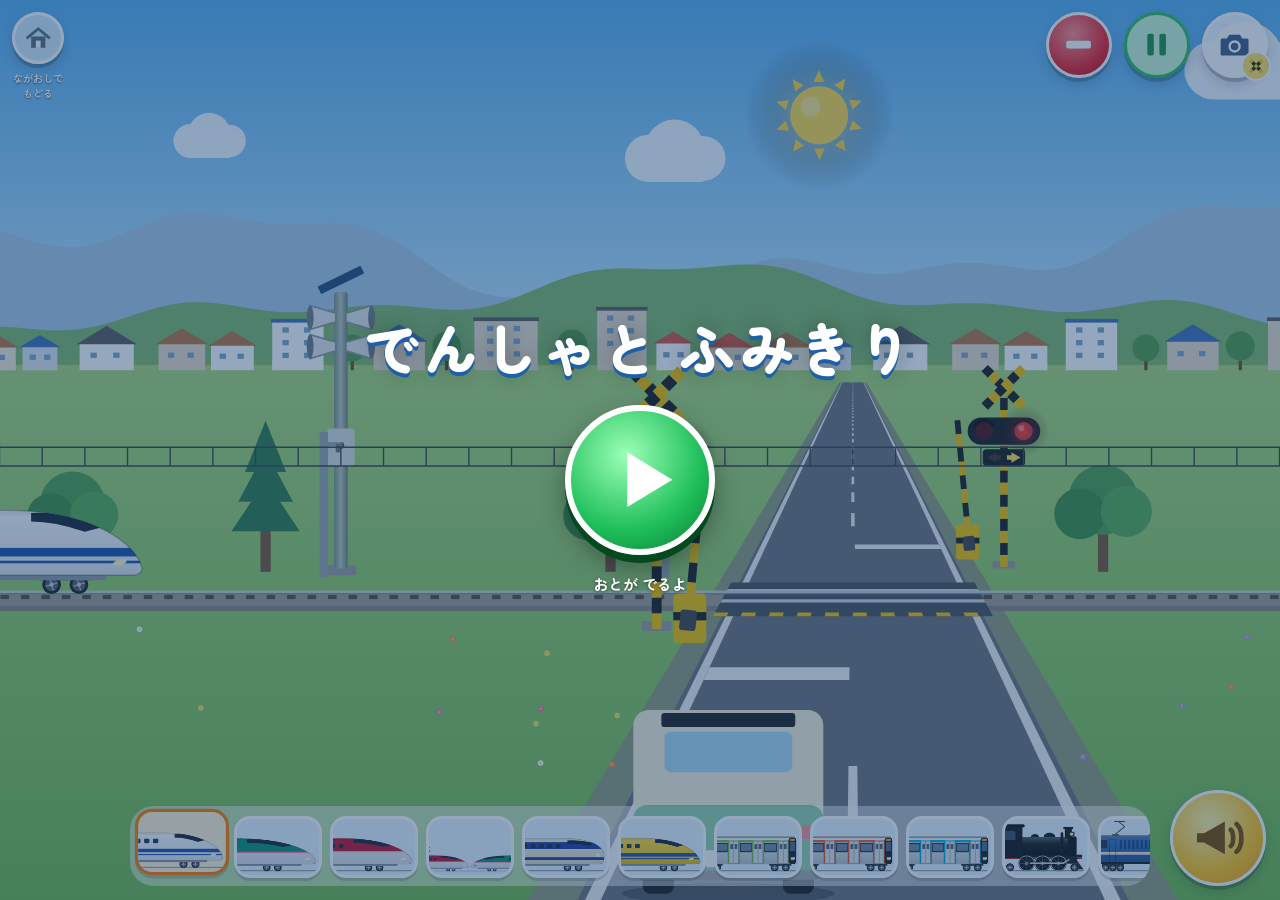
<file: train-town.html>
<!DOCTYPE html>
<html lang="ja">
<head>
  <meta charset="UTF-8">
  <meta name="viewport" content="width=device-width, initial-scale=1.0, maximum-scale=1.0, user-scalable=no, viewport-fit=cover">
  <meta name="theme-color" content="#56aef0">
  <meta name="apple-mobile-web-app-capable" content="yes">
  <meta name="apple-mobile-web-app-status-bar-style" content="black-translucent">
  <title>でんしゃとふみきり</title>
  <link rel="preconnect" href="https://fonts.googleapis.com">
  <link rel="preconnect" href="https://fonts.gstatic.com" crossorigin>
  <link href="https://fonts.googleapis.com/css2?family=Zen+Maru+Gothic:wght@700;900&display=swap" rel="stylesheet">
  <style>
    * {
      box-sizing: border-box;
      margin: 0;
      padding: 0;
      -webkit-tap-highlight-color: transparent;
    }

    html, body {
      width: 100%;
      height: 100%;
      overflow: hidden;
      background: #56aef0;
      overscroll-behavior: none;
      touch-action: none;
      -webkit-user-select: none;
      user-select: none;
      -webkit-touch-callout: none;
      font-family: 'Zen Maru Gothic', 'Hiragino Maru Gothic ProN', sans-serif;
    }

    /* ゲーム全体。縦向きのタブレット・スマホでは 90 度回して、いつも横長で遊ぶ */
    #game {
      position: fixed;
      top: 0;
      left: 0;
      width: 100%;
      height: 100%;
      overflow: hidden;
      container-type: size;
      transform-origin: 0 0;
    }

    body.rot #trainBar,
    body.rot .tbtn {
      touch-action: pan-x pan-y;
    }

    #world {
      position: fixed;
      inset: 0;
      width: 100%;
      height: 100%;
      display: block;
      touch-action: none;
    }

    /* ===== ボタン（字が読めなくてもわかる絵だけのボタン） ===== */
    .btn {
      position: fixed;
      display: grid;
      place-items: center;
      border: 3px solid #fff;
      border-radius: 50%;
      background: rgba(255, 255, 255, 0.9);
      box-shadow: 0 4px 0 rgba(0, 0, 0, 0.2), 0 6px 14px rgba(0, 0, 0, 0.18);
      cursor: pointer;
      touch-action: none;
      z-index: 2;
    }

    .btn.pressed {
      transform: translateY(3px);
      box-shadow: 0 1px 0 rgba(0, 0, 0, 0.2);
    }

    .btn svg {
      width: 62%;
      height: 62%;
    }

    #homeBtn {
      top: max(12px, env(safe-area-inset-top));
      left: max(12px, env(safe-area-inset-left));
      width: 52px;
      height: 52px;
      background: rgba(255, 255, 255, 0.7);
    }

    /* 長押しで戻る：押しているあいだ輪がたまる */
    #homeBtn .ring {
      position: absolute;
      inset: -7px;
      width: calc(100% + 14px);
      height: calc(100% + 14px);
      transform: rotate(-90deg);
      pointer-events: none;
    }

    #homeBtn .ring circle {
      fill: none;
      stroke: #ff7a00;
      stroke-width: 6;
      stroke-linecap: round;
      stroke-dasharray: 100;
      stroke-dashoffset: 100;
    }

    #homeBtn.holding .ring circle {
      stroke-dashoffset: 0;
      transition: stroke-dashoffset 0.9s linear;
    }

    .hold-hint {
      position: fixed;
      top: calc(max(12px, env(safe-area-inset-top)) + 58px);
      left: max(6px, env(safe-area-inset-left));
      width: 64px;
      text-align: center;
      font-size: 10px;
      font-weight: 700;
      color: #fff;
      text-shadow: 0 1px 2px rgba(0, 0, 0, 0.6);
      pointer-events: none;
      z-index: 2;
    }

    #camBtn, #autoBtn, #stopBtn {
      top: max(12px, env(safe-area-inset-top));
      width: 66px;
      height: 66px;
    }

    #camBtn { right: max(12px, env(safe-area-inset-right)); }
    #autoBtn { right: calc(max(12px, env(safe-area-inset-right)) + 78px); }
    #stopBtn {
      right: calc(max(12px, env(safe-area-inset-right)) + 156px);
      background: radial-gradient(circle at 40% 32%, #ff8a8a, #e8202a 62%, #b00010);
    }

    #autoBtn.on { background: #c9f7d4; border-color: #2fbf5a; }

    /* カメラの行き先を小さく添える */
    #camBtn .cam-badge {
      position: absolute;
      right: -6px;
      bottom: -6px;
      width: 30px;
      height: 30px;
      border-radius: 50%;
      background: #ffe066;
      border: 2px solid #fff;
      display: grid;
      place-items: center;
    }

    #camBtn .cam-badge svg {
      width: 78%;
      height: 78%;
    }

    #hornBtn {
      bottom: max(14px, env(safe-area-inset-bottom));
      right: max(14px, env(safe-area-inset-right));
      width: 96px;
      height: 96px;
      background: radial-gradient(circle at 40% 32%, #fff3a8, #ffc21a 60%, #f29b00);
    }

    #trainBar {
      position: fixed;
      left: 50%;
      bottom: max(14px, env(safe-area-inset-bottom));
      transform: translateX(-50%);
      display: flex;
      gap: 8px;
      padding: 10px 8px 8px;
      max-width: calc(100cqw - 260px);
      overflow-x: auto;
      overscroll-behavior: contain;
      scrollbar-width: none;
      touch-action: pan-x;
      border-radius: 24px;
      background: rgba(255, 255, 255, 0.5);
      z-index: 2;
    }

    #trainBar::-webkit-scrollbar { display: none; }

    .tbtn {
      position: relative;
      width: clamp(58px, 10cqw, 88px);
      height: clamp(46px, 7.4cqw, 62px);
      border-radius: 16px;
      border: 3px solid #fff;
      background: #e7f5ff;
      box-shadow: 0 3px 0 rgba(0, 0, 0, 0.15);
      flex: none;
      overflow: hidden;
      cursor: pointer;
      touch-action: pan-x;
      transition: transform 0.12s;
    }

    .tbtn canvas {
      display: block;
      width: 100%;
      height: 100%;
    }

    .tbtn.on {
      border-color: #ff7a00;
      background: #fff4d2;
      transform: translateY(-5px) scale(1.07);
    }

    @container (max-width: 620px) {
      #trainBar {
        left: max(10px, env(safe-area-inset-left));
        transform: none;
        max-width: calc(100cqw - 110px);
        gap: 5px;
        padding: 6px;
      }

      .tbtn { width: 50px; height: 42px; border-radius: 12px; }
      .tbtn.on { transform: translateY(-4px); }
      #hornBtn { width: 78px; height: 78px; bottom: calc(max(14px, env(safe-area-inset-bottom)) + 70px); }
    }

    /* ===== はじめの画面（音を鳴らすために1回タッチしてもらう） ===== */
    #start {
      position: fixed;
      inset: 0;
      z-index: 5;
      display: flex;
      flex-direction: column;
      align-items: center;
      justify-content: center;
      gap: 18px;
      background: rgba(20, 60, 110, 0.45);
      transition: opacity 0.4s;
    }

    #start.hide {
      opacity: 0;
      pointer-events: none;
    }

    #start h1 {
      font-weight: 900;
      font-size: clamp(30px, 7cqw, 56px);
      color: #fff;
      letter-spacing: 0.06em;
      text-shadow: 0 4px 0 #1d5fa8, 0 0 20px rgba(0, 0, 0, 0.3);
    }

    #startBtn {
      width: 150px;
      height: 150px;
      border-radius: 50%;
      border: 6px solid #fff;
      background: radial-gradient(circle at 40% 32%, #9dffb8, #1fbf5a 60%, #0a7a34);
      box-shadow: 0 8px 0 #054a1f, 0 12px 26px rgba(0, 0, 0, 0.35);
      display: grid;
      place-items: center;
      animation: beat 1.2s ease-in-out infinite;
      cursor: pointer;
    }

    #startBtn svg { width: 56%; height: 56%; margin-left: 10%; }

    @keyframes beat {
      50% { transform: scale(1.08); }
    }

    #start p {
      font-weight: 700;
      font-size: 15px;
      color: #fff;
      text-shadow: 0 1px 3px rgba(0, 0, 0, 0.5);
    }
  </style>
</head>
<body>
  <div id="game">
  <canvas id="world"></canvas>

  <button class="btn" id="homeBtn" aria-label="ゲームセンターにもどる（ながおし）">
    <svg viewBox="0 0 24 24"><path d="M3 11.5 12 4l9 7.5" fill="none" stroke="#5a6b7c" stroke-width="2.4" stroke-linecap="round" stroke-linejoin="round"/><path d="M6 10.5V20h12v-9.5" fill="#5a6b7c"/><rect x="10" y="14" width="4" height="6" fill="#fff"/></svg>
    <svg class="ring" viewBox="0 0 40 40"><circle cx="20" cy="20" r="16" pathLength="100"/></svg>
  </button>
  <div class="hold-hint">ながおしで<br>もどる</div>

  <button class="btn" id="stopBtn" aria-label="とまる">
    <svg viewBox="0 0 24 24"><rect x="4" y="9.5" width="16" height="5" rx="1.5" fill="#fff"/></svg>
  </button>
  <button class="btn on" id="autoBtn" aria-label="じどうで はしる"></button>
  <button class="btn" id="camBtn" aria-label="カメラをかえる">
    <svg viewBox="0 0 24 24"><path d="M4 8h3l1.6-2.4h6.8L17 8h3a1 1 0 0 1 1 1v9a1 1 0 0 1-1 1H4a1 1 0 0 1-1-1V9a1 1 0 0 1 1-1z" fill="#3d5a80"/><circle cx="12" cy="13.2" r="4" fill="#fff"/><circle cx="12" cy="13.2" r="2.4" fill="#3d5a80"/></svg>
    <span class="cam-badge" id="camBadge"></span>
  </button>

  <div id="trainBar"></div>

  <button class="btn" id="hornBtn" aria-label="けいてき">
    <svg viewBox="0 0 24 24"><path d="M3 10h3l9-5v14l-9-5H3z" fill="#7a4a00"/><path d="M17.5 8.5c1.4 1 1.4 6 0 7M20 6c2.8 2.4 2.8 9.6 0 12" fill="none" stroke="#7a4a00" stroke-width="2" stroke-linecap="round"/></svg>
  </button>

  <div id="start">
    <h1>でんしゃと ふみきり</h1>
    <button id="startBtn" aria-label="はじめる">
      <svg viewBox="0 0 24 24"><path d="M6 3.5v17l14-8.5z" fill="#fff"/></svg>
    </button>
    <p>おとが でるよ</p>
  </div>
  </div>

  <script>
  (() => {
    'use strict';

    // ===== せかい：1周 L のループ線路 =====
    const L = 8400;
    const POS = {
      tunnelA: 200, tunnelB: 700,
      mast: 2050,
      cross: 2650,
      brA: 5900, brB: 6500
    };
    const GAP = 8;        // 車両どうしのすきま
    const JOINT = 180;    // レールのつなぎ目の間隔（ガタンゴトン）
    const WIRE_Y = -150;  // 架線の高さ（レール面から）

    const mod = (a, n) => ((a % n) + n) % n;
    const wrap = (d) => mod(d + L / 2, L) - L / 2;
    const clamp = (x, a, b) => Math.max(a, Math.min(b, x));
    const lerp = (a, b, t) => a + (b - a) * t;

    function rng(seed) {
      return () => {
        seed = (seed + 0x6D2B79F5) | 0;
        let t = Math.imul(seed ^ (seed >>> 15), 1 | seed);
        t = (t + Math.imul(t ^ (t >>> 7), 61 | t)) ^ t;
        return ((t ^ (t >>> 14)) >>> 0) / 4294967296;
      };
    }

    // ===== でんしゃ =====
    const SHIN_LOOKS = {
      n700: { body: '#fbfcfe', body2: '#dde2ea', bands: [[-54, 10, '#1d4fa8'], [-39, 3, '#1d4fa8']], win: '#26344d' },
      yellow: { body: '#ffdc3a', body2: '#e9b800', bands: [[-54, 10, '#1d4fa8'], [-39, 3, '#1d4fa8']], win: '#26344d' },
      e5: { body: '#f6f8f8', body2: '#d5dbe0', top: '#0e8f6a', split: -58, bands: [[-58, 4, '#f07aa8']], win: '#1c2a3a', nose: 230 },
      e6: { body: '#f6f8f8', body2: '#d5dbe0', top: '#c4102b', split: -60, bands: [[-60, 3, '#b9c0c7']], win: '#1c2a3a', nose: 200 },
      zero: { body: '#f3efe2', body2: '#dcd6c4', bands: [[-87, 20, '#1f3f9a'], [-42, 8, '#1f3f9a']], win: '#1c2a40', nose: 120, round: true }
    };
    const shinSet = (look, n = 4) => [
      { kind: 'shin', len: look.nose > 200 ? 360 : 330, nose: 1, look },
      { kind: 'shin', len: 300, panto: true, look },
      ...(n > 3 ? [{ kind: 'shin', len: 300, look }] : []),
      { kind: 'shin', len: look.nose > 200 ? 360 : 330, nose: -1, look }
    ];
    const emuSet = () => [
      { kind: 'emu', len: 290, cab: 1 },
      { kind: 'emu', len: 290, panto: true },
      { kind: 'emu', len: 290 },
      { kind: 'emu', len: 290, cab: -1 }
    ];
    const TRAINS = {
      shinkansen: {
        name: 'しんかんせん', horn: 'shin', motor: 'shin', hornText: 'ファーン！',
        maxV: 1700, cruise: 950, cars: shinSet(SHIN_LOOKS.n700)
      },
      hayabusa: {
        name: 'はやぶさ', horn: 'shin', motor: 'shin', hornText: 'ファーン！',
        maxV: 1800, cruise: 1000, cars: shinSet(SHIN_LOOKS.e5)
      },
      komachi: {
        name: 'こまち', horn: 'shin', motor: 'shin', hornText: 'ファーン！',
        maxV: 1700, cruise: 950, cars: shinSet(SHIN_LOOKS.e6, 3)
      },
      hayakoma: {
        name: 'はやぶさと こまち', horn: 'shin', motor: 'shin', hornText: 'ファーン！',
        maxV: 1700, cruise: 950, iconPair: true,
        cars: [
          { kind: 'shin', len: 360, nose: 1, look: SHIN_LOOKS.e5 },
          { kind: 'shin', len: 360, nose: -1, panto: true, look: SHIN_LOOKS.e5 },
          { kind: 'shin', len: 330, nose: 1, panto: true, look: SHIN_LOOKS.e6 },
          { kind: 'shin', len: 330, nose: -1, look: SHIN_LOOKS.e6 }
        ]
      },
      zero: {
        name: 'ぜろけい しんかんせん', horn: 'shin0', motor: 'shin', hornText: 'ファーン！',
        maxV: 1400, cruise: 800, cars: shinSet(SHIN_LOOKS.zero)
      },
      yellow: {
        name: 'ドクターイエロー', horn: 'shin', motor: 'shin', hornText: 'ファーン！',
        maxV: 1700, cruise: 900, cars: shinSet(SHIN_LOOKS.yellow)
      },
      yamanote: {
        name: 'やまのてせん', horn: 'emu', motor: 'emu', hornText: 'ファン ファン！',
        maxV: 1200, cruise: 700, look: { line: '#7cc242' }, cars: emuSet()
      },
      chuo: {
        name: 'ちゅうおうせん', horn: 'emu', motor: 'emu', hornText: 'ファン ファン！',
        maxV: 1200, cruise: 750, look: { line: '#f15a22' }, cars: emuSet()
      },
      keihin: {
        name: 'けいひんとうほくせん', horn: 'emu', motor: 'emu', hornText: 'ファン ファン！',
        maxV: 1200, cruise: 700, look: { line: '#00b2e5' }, cars: emuSet()
      },
      sl: {
        name: 'エスエル', horn: 'steam', motor: 'sl', hornText: 'ポーッ！',
        maxV: 900, cruise: 480,
        cars: [
          { kind: 'sl', len: 250 },
          { kind: 'tender', len: 140 },
          { kind: 'coach', len: 270 },
          { kind: 'coach', len: 270, tail: true }
        ]
      },
      freight: {
        name: 'かもつれっしゃ', horn: 'whistle', motor: 'freight', hornText: 'ピィーッ！',
        maxV: 1000, cruise: 600, noStop: true,
        cars: [
          { kind: 'ef', len: 250 },
          { kind: 'cont', len: 280, colors: ['#b4532a', '#2f6db5'] },
          { kind: 'cont', len: 280, colors: ['#3f8f4f', '#b4532a'] },
          { kind: 'cont', len: 280, colors: ['#2f6db5', '#d9a521'] }
        ]
      }
    };
    const ORDER = ['shinkansen', 'hayabusa', 'komachi', 'hayakoma', 'zero', 'yellow', 'yamanote', 'chuo', 'keihin', 'sl', 'freight'];

    // 車輪の位置（つなぎ目の音を鳴らす場所）
    function axlesOf(car) {
      if (car.kind === 'sl') return [30, 82, 128, 174, 222];
      if (car.kind === 'tender') return [22, 44, 96, 118];
      if (car.kind === 'ef') return [32, 52, 72, car.len - 72, car.len - 52, car.len - 32];
      return [40, 72, car.len - 72, car.len - 40];
    }
    Object.values(TRAINS).forEach(T => {
      T.cars.forEach(c => { c.axles = axlesOf(c); });
      T.len = T.cars.reduce((a, c) => a + c.len, 0) + GAP * (T.cars.length - 1);
    });

    let savedType = 'shinkansen';
    try {
      const v = localStorage.getItem('trainTownTrain');
      if (TRAINS[v]) savedType = v;
    } catch (e) {}

    const train = {
      type: savedType,
      p: POS.cross - 1400,  // 先頭の位置（つねに増減する実数。表示のときに L で折り返す）
      v: 0,
      dist: 0,              // 車輪の回転用
      dir: 1,
      doors: 0,
      doorTarget: 0,
      chuffAcc: 0,
      idleSmoke: 0
    };
    let CS = train;  // 車両の絵で使う状態（アイコンを描くときだけ差し替える）
    let auto = true;
    let autoDir = 1;

    const curT = () => TRAINS[train.type];
    const trainCenter = () => train.p - curT().len / 2;

    // ===== 道路のくるま =====
    const VKINDS = [
      { kind: 'car', w: 100, h: 66, weight: 34 },
      { kind: 'taxi', w: 100, h: 68, weight: 8 },
      { kind: 'bus', w: 122, h: 118, weight: 12 },
      { kind: 'ambulance', w: 108, h: 100, weight: 14 },
      { kind: 'police', w: 100, h: 68, weight: 14 },
      { kind: 'fire', w: 116, h: 108, weight: 14 }
    ];
    const CAR_COLORS = ['#e8413c', '#2f7de1', '#f4f4f4', '#3fb36b', '#ff9a1f', '#8a5cd6'];
    const vehicles = [];
    let spawnT = 0.5;
    const V_SPEED = 0.42;  // ln(z)/秒
    const V_GAP = 0.24;

    // ===== 踏切 =====
    const xing = { active: false, hold: 0, onT: 0, bellT: 0, alt: 0, gate: 1, manualUntil: -1, arrow: 0 };

    // ===== 駅 =====
    // 停車位置：stop は電車のまん中、headStop は先頭で合わせる
    const STATIONS = [
      {
        a: 3700, b: 5000, stop: 4350, name: 'みんなのえき',
        signs: [[420, '← ふみきり', ''], [880, '', 'はし →']],
        people: [
          { x: 180, h: 62, c: '#e85d75' }, { x: 225, h: 42, c: '#3f8ae0' }, { x: 520, h: 66, c: '#5bb85d' },
          { x: 820, h: 60, c: '#f0a030' }, { x: 858, h: 40, c: '#9a6bd8' }, { x: 1100, h: 64, c: '#556070' }
        ]
      }
    ];
    STATIONS.forEach(sn => { sn.peopleAlpha = 1; sn.peopleTarget = 1; sn.boardT = 0; });
    const MAIN_STATION = STATIONS[0];
    const st = { state: 'run', t: 0, still: 0, cur: -1, skip: -1, flags: {} };
    let braking = false;

    // ===== ようす =====
    let night = 0, nightOn = false;
    let sunset = 0;
    const mast = { playing: false, until: 0, song: 0 };
    const puffs = [];
    let lastFart = -99;
    let tunnelHornDone = false;
    const smoke = [];
    const popups = [];
    let hitBoxes = [];
    let time = 0;

    // ===== カメラ =====
    const CAM_MODES = ['cross', 'train', 'station'];
    let camMode = 0;
    let camU = POS.cross - 150;
    let camX = camU;

    // ===== 画面 =====
    const canvas = document.getElementById('world');
    let ctx = canvas.getContext('2d');
    // 電車より手前の物（ホーム・トンネルの山など）を描く層。夕方・夜は暗くしてから重ねる
    const frontCanvas = document.createElement('canvas');
    const frontCtx = frontCanvas.getContext('2d');
    let W = 0, H = 0, DPR = 1, s = 1, trackY = 0, hy = 0, zT = 2.3;

    // 縦向きのタッチ端末では、ゲームを 90 度回して横長の画面にする
    const gameEl = document.getElementById('game');
    let rotated = false;
    const coarse = window.matchMedia('(pointer: coarse)');

    function layout() {
      const vw = window.innerWidth, vh = window.innerHeight;
      rotated = vh > vw && coarse.matches;
      document.body.classList.toggle('rot', rotated);
      if (rotated) {
        gameEl.style.width = vh + 'px';
        gameEl.style.height = vw + 'px';
        gameEl.style.transform = `translateX(${vw}px) rotate(90deg)`;
      } else {
        gameEl.style.width = '';
        gameEl.style.height = '';
        gameEl.style.transform = '';
      }
      W = rotated ? vh : vw;
      H = rotated ? vw : vh;
      DPR = Math.min(2, window.devicePixelRatio || 1);
      canvas.width = Math.round(W * DPR);
      canvas.height = Math.round(H * DPR);
      frontCanvas.width = canvas.width;
      frontCanvas.height = canvas.height;
      // 横はいちばん長い電車（約1400）がまるごと入る広さを見せる（iPad で真ん中だけにならないように）
      s = Math.min(H / 640, W / 1500);
      hy = H * 0.4;
      trackY = Math.round(H * 0.66);
      zT = (H - hy) / (trackY - hy);
    }
    window.addEventListener('resize', layout);
    window.addEventListener('orientationchange', () => setTimeout(layout, 200));
    layout();

    const yOfZ = (z) => hy + (H - hy) / z;
    const sxOf = (wx) => W / 2 + wrap(wx - camX) * s;
    // 区間 [a, b] が見えていれば左端の画面 x、見えなければ null
    function rangeX(a, b) {
      const rel = wrap(a - camX);
      const half = W / (2 * s);
      if (rel > half + 80 || rel + (b - a) < -half - 80) return null;
      return W / 2 + rel * s;
    }

    // ===== 描画の小道具 =====
    function rrPath(x, y, w, h, r) {
      r = Math.max(0, Math.min(r, w / 2, h / 2));
      ctx.beginPath();
      ctx.moveTo(x + r, y);
      ctx.arcTo(x + w, y, x + w, y + h, r);
      ctx.arcTo(x + w, y + h, x, y + h, r);
      ctx.arcTo(x, y + h, x, y, r);
      ctx.arcTo(x, y, x + w, y, r);
      ctx.closePath();
    }

    function rr(x, y, w, h, r, fill) {
      rrPath(x, y, w, h, r);
      ctx.fillStyle = fill;
      ctx.fill();
    }

    function circ(x, y, r, fill) {
      ctx.beginPath();
      ctx.arc(x, y, r, 0, Math.PI * 2);
      ctx.fillStyle = fill;
      ctx.fill();
    }

    function halo(x, y, r, color, a = 1) {
      const g = ctx.createRadialGradient(x, y, 0, x, y, r);
      g.addColorStop(0, color);
      g.addColorStop(1, 'rgba(0,0,0,0)');
      ctx.globalAlpha *= a;
      ctx.fillStyle = g;
      ctx.fillRect(x - r, y - r, r * 2, r * 2);
      ctx.globalAlpha /= a;
    }

    // 前に向けたライトの光（ローカル座標で +x 向き）
    function beam(x, y) {
      const g = ctx.createLinearGradient(x, 0, x + 260, 0);
      g.addColorStop(0, 'rgba(255, 244, 190, 0.55)');
      g.addColorStop(1, 'rgba(255, 244, 190, 0)');
      ctx.fillStyle = g;
      ctx.beginPath();
      ctx.moveTo(x, y - 4);
      ctx.lineTo(x + 260, y - 50);
      ctx.lineTo(x + 260, y + 34);
      ctx.lineTo(x, y + 4);
      ctx.closePath();
      ctx.fill();
      halo(x, y, 22, 'rgba(255, 250, 220, 0.95)');
    }

    // ===== 車両の絵（ローカル座標：x は車両の左端から、y はレール面が 0 で上がマイナス） =====
    function drawWheel(x, r, ang) {
      circ(x, -r, r, '#1d1f23');
      circ(x, -r, r * 0.7, '#555b63');
      ctx.strokeStyle = '#aab1b9';
      ctx.lineWidth = Math.max(1.2, r * 0.14);
      ctx.beginPath();
      for (let k = 0; k < 2; k++) {
        const a = ang + k * Math.PI / 2;
        const c = Math.cos(a) * r * 0.66, sn = Math.sin(a) * r * 0.66;
        ctx.moveTo(x - c, -r - sn);
        ctx.lineTo(x + c, -r + sn);
      }
      ctx.stroke();
      circ(x, -r, r * 0.22, '#c9ced4');
    }

    function drawBogie(x, ang, n = 2) {
      rr(x - 32, -27, 64, 11, 3, '#3b4048');
      const xs = n === 3 ? [-21, 0, 21] : [-16, 16];
      xs.forEach(dx => drawWheel(x + dx, 11, ang));
    }

    function drawPanto(x, roofY) {
      rr(x - 26, roofY - 4, 20, 6, 2, '#5a6068');
      ctx.strokeStyle = '#4a4f57';
      ctx.lineWidth = 3;
      ctx.lineJoin = 'round';
      ctx.beginPath();
      ctx.moveTo(x - 18, roofY - 3);
      ctx.lineTo(x + 10, roofY - 26);
      ctx.lineTo(x - 6, WIRE_Y + 3);
      ctx.stroke();
      ctx.fillStyle = '#3c4048';
      ctx.fillRect(x - 20, WIRE_Y, 30, 3.5);
    }

    function drawDoor(x, w, top, bot, open, frame, G) {
      const gw = w * clamp(open, 0, 1);
      if (G) {
        if (gw > 1) {
          ctx.fillStyle = '#ffe9a6';
          ctx.fillRect(x + w / 2 - gw / 2, top + 2, gw, bot - top - 4);
        }
        return;
      }
      ctx.strokeStyle = frame;
      ctx.lineWidth = 2;
      ctx.strokeRect(x, top, w, bot - top);
      if (gw > 1) {
        ctx.fillStyle = '#1e2630';
        ctx.fillRect(x + w / 2 - gw / 2, top + 2, gw, bot - top - 4);
      } else {
        rr(x + 4, top + 8, w / 2 - 6, 16, 2, 'rgba(40, 55, 75, 0.75)');
        rr(x + w / 2 + 2, top + 8, w / 2 - 6, 16, 2, 'rgba(40, 55, 75, 0.75)');
        ctx.beginPath();
        ctx.moveTo(x + w / 2, top);
        ctx.lineTo(x + w / 2, bot);
        ctx.stroke();
      }
    }

    // 先頭（進んでいる側の端）かどうか：ライトの色を白／赤で出し分ける
    const leadingRight = () => CS.dir >= 0;

    function carShin(car, T, G) {
      const look = car.look || T.look;
      const len = car.len, top = -98, bot = -22, n = look.nose || 160;
      const mir = car.nose === -1;
      const ang = CS.dist / 11 * (mir ? -1 : 1);
      ctx.save();
      if (mir) { ctx.translate(len, 0); ctx.scale(-1, 1); }
      const isLead = car.nose ? (car.nose === 1) === leadingRight() : false;
      const path = () => {
        ctx.beginPath();
        ctx.moveTo(0, bot);
        ctx.lineTo(0, top + 12);
        ctx.quadraticCurveTo(0, top, 12, top);
        if (car.nose && look.round) {
          ctx.lineTo(len - n, top);
          ctx.bezierCurveTo(len - n * 0.25, top, len, top + 26, len, bot - 22);
          ctx.quadraticCurveTo(len, bot, len - 14, bot);
        } else if (car.nose) {
          ctx.lineTo(len - n, top);
          ctx.bezierCurveTo(len - n * 0.35, top, len - 6, bot - 36, len, bot - 8);
          ctx.quadraticCurveTo(len, bot, len - 12, bot);
        } else {
          ctx.lineTo(len - 12, top);
          ctx.quadraticCurveTo(len, top, len, top + 12);
          ctx.lineTo(len, bot);
        }
        ctx.closePath();
      };
      const winEnd = car.nose ? len - n + 4 : len - 40;
      const doors = car.nose ? [12] : [12, len - 38];
      const lampX = look.round ? len - 18 : len - 26;
      const lampY = look.round ? bot - 26 : bot - 15;
      if (!G) {
        drawBogie(58, ang);
        drawBogie(car.nose ? len - Math.max(90, n * 0.55) : len - 58, ang);
        rr(8, bot - 4, len - (car.nose ? 50 : 16), 10, 3, '#8f99a5');
        const gr = ctx.createLinearGradient(0, top, 0, bot);
        gr.addColorStop(0, look.body);
        gr.addColorStop(1, look.body2);
        path();
        ctx.fillStyle = gr;
        ctx.fill();
        ctx.save();
        path();
        ctx.clip();
        if (look.top) {
          ctx.fillStyle = look.top;
          ctx.fillRect(0, top - 2, len + 5, look.split - top + 2);
        }
        look.bands.forEach(([y, h, c]) => {
          ctx.fillStyle = c;
          ctx.fillRect(0, y, len + 5, h);
        });
        for (let x = 46; x < winEnd - 14; x += 24) rr(x, -82, 14, 13, 3, look.win);
        if (car.nose) {
          ctx.beginPath();
          if (look.round) {
            ctx.moveTo(len - n + 14, top + 6);
            ctx.quadraticCurveTo(len - n * 0.45, top + 4, len - n * 0.28, top + 16);
            ctx.lineTo(len - n * 0.36, top + 22);
            ctx.quadraticCurveTo(len - n * 0.6, top + 14, len - n + 14, top + 16);
          } else {
            ctx.moveTo(len - n + 30, top + 3);
            ctx.quadraticCurveTo(len - n * 0.5, top + 1, len - n * 0.3, top + 20);
            ctx.lineTo(len - n * 0.42, top + 25);
            ctx.quadraticCurveTo(len - n * 0.64, top + 13, len - n + 30, top + 13);
          }
          ctx.closePath();
          ctx.fillStyle = '#1b2433';
          ctx.fill();
        }
        ctx.fillStyle = 'rgba(0, 0, 0, 0.06)';
        ctx.fillRect(0, top, len, 6);
        ctx.restore();
        path();
        ctx.strokeStyle = 'rgba(0, 0, 0, 0.28)';
        ctx.lineWidth = 1.6;
        ctx.stroke();
        doors.forEach(x => drawDoor(x, 26, -90, -26, CS.doors, 'rgba(0, 0, 0, 0.3)', false));
        if (car.nose) {
          ctx.beginPath();
          ctx.ellipse(lampX, lampY, look.round ? 6 : 8, look.round ? 6 : 3.5, -0.25, 0, Math.PI * 2);
          ctx.fillStyle = isLead ? '#fff7cf' : '#ff4545';
          ctx.fill();
        }
        if (car.panto) drawPanto(car.nose ? (len - n) / 2 + 20 : len / 2, top);
      } else {
        for (let x = 46; x < winEnd - 14; x += 24) rr(x, -82, 14, 13, 3, '#ffe7a3');
        doors.forEach(x => drawDoor(x, 26, -90, -26, CS.doors, '', true));
        if (car.nose) {
          if (isLead) beam(lampX + 6, lampY);
          else halo(lampX, lampY, 16, 'rgba(255, 60, 60, 0.9)');
        }
      }
      ctx.restore();
    }

    function carEmu(car, T, G) {
      const len = car.len, top = -100, bot = -22;
      const mir = car.cab === -1;
      const ang = CS.dist / 11 * (mir ? -1 : 1);
      ctx.save();
      if (mir) { ctx.translate(len, 0); ctx.scale(-1, 1); }
      const isLead = car.cab ? (car.cab === 1) === leadingRight() : false;
      const doors = [0.13, 0.38, 0.62, 0.87].map(f => len * f - 14);
      const slots = [];
      let a = 6;
      doors.forEach(d => { slots.push([a, d]); a = d + 28; });
      slots.push([a, car.cab ? len - 26 : len - 6]);
      const drawWins = (color) => slots.forEach(([x0, x1]) => {
        if (x1 - x0 > 16) rr(x0 + 6, -81, x1 - x0 - 12, 20, 3, color);
      });
      if (!G) {
        drawBogie(46, ang);
        drawBogie(len - 46, ang);
        rr(4, top - 4, len - 8, 9, 4, '#9aa1aa');
        const gr = ctx.createLinearGradient(0, top, 0, bot);
        gr.addColorStop(0, '#f3f5f8');
        gr.addColorStop(1, '#b7bdc6');
        rr(0, top, len, bot - top, 8, gr);
        ctx.fillStyle = '#2c333c';
        ctx.fillRect(0, -85, len, 28);
        drawWins('#6d87a3');
        ctx.fillStyle = T.look.line;
        ctx.fillRect(0, -93, len, 6);
        doors.forEach(x => {
          ctx.fillStyle = '#dde1e6';
          ctx.fillRect(x, -92, 28, 70);
          ctx.fillStyle = T.look.line;
          ctx.fillRect(x - 4, -92, 4, 70);
          ctx.fillRect(x + 28, -92, 4, 70);
          drawDoor(x, 28, -90, -24, CS.doors, 'rgba(0, 0, 0, 0.3)', false);
        });
        if (car.cab) {
          rrPath(len - 22, top, 22, bot - top, 7);
          ctx.fillStyle = '#1d2127';
          ctx.fill();
          rr(len - 18, -88, 14, 28, 3, '#4c6a85');
          rr(len - 18, -97, 14, 6, 2, '#ff9a1a');
          rr(len - 16, -42, 12, 7, 2, isLead ? '#fff7cf' : '#ff4040');
        }
        rrPath(0, top, len, bot - top, 8);
        ctx.strokeStyle = 'rgba(0, 0, 0, 0.25)';
        ctx.lineWidth = 1.5;
        ctx.stroke();
        if (car.panto) drawPanto(len / 2, top - 4);
      } else {
        drawWins('#ffe7a3');
        doors.forEach(x => drawDoor(x, 28, -90, -24, CS.doors, '', true));
        if (car.cab) {
          if (isLead) beam(len - 4, -38);
          else halo(len - 10, -38, 16, 'rgba(255, 60, 60, 0.9)');
        }
      }
      ctx.restore();
    }

    function carEf(car, T, G) {
      const len = car.len, top = -102, bot = -24;
      const ang = CS.dist / 11;
      if (!G) {
        drawBogie(56, ang, 3);
        drawBogie(len - 56, ang, 3);
        rr(3, top - 5, len - 6, 9, 4, '#6f7782');
        const gr = ctx.createLinearGradient(0, top, 0, bot);
        gr.addColorStop(0, '#3d78c9');
        gr.addColorStop(1, '#214f8e');
        rr(0, top, len, bot - top, 6, gr);
        ctx.fillStyle = '#efe6cc';
        ctx.fillRect(0, -58, len, 8);
        rr(8, -93, 32, 24, 3, '#2a3441');
        rr(len - 40, -93, 32, 24, 3, '#2a3441');
        ctx.strokeStyle = 'rgba(0, 0, 0, 0.35)';
        ctx.lineWidth = 2;
        ctx.strokeRect(46, -94, 18, 66);
        ctx.strokeRect(len - 64, -94, 18, 66);
        ctx.fillStyle = '#1d4378';
        for (let x = 76; x < len - 80; x += 12) ctx.fillRect(x, -94, 6, 28);
        rr(len - 16, -44, 12, 7, 2, leadingRight() ? '#fff7cf' : '#ff4040');
        ctx.fillStyle = '#1b1b1b';
        ctx.fillRect(4, bot - 4, len - 8, 6);
        drawPanto(80, top - 5);
        drawPanto(len - 64, top - 5);
      } else {
        rr(8, -93, 32, 24, 3, 'rgba(255, 220, 140, 0.6)');
        rr(len - 40, -93, 32, 24, 3, 'rgba(255, 220, 140, 0.6)');
        if (leadingRight()) beam(len - 4, -40);
        else halo(len - 10, -40, 16, 'rgba(255, 60, 60, 0.9)');
      }
    }

    function carCont(car, T, G) {
      if (G) return;
      const len = car.len;
      const ang = CS.dist / 11;
      drawBogie(42, ang);
      drawBogie(len - 42, ang);
      ctx.fillStyle = '#3b3b3b';
      ctx.fillRect(0, -38, len, 12);
      ctx.fillStyle = '#5a5a5a';
      ctx.fillRect(0, -41, len, 3);
      const cw = (len - 20) / 2;
      car.colors.forEach((c, i) => {
        const x = 6 + i * (cw + 8);
        rr(x, -96, cw, 55, 2, c);
        ctx.fillStyle = 'rgba(0, 0, 0, 0.14)';
        for (let rx = x + 6; rx < x + cw - 4; rx += 9) ctx.fillRect(rx, -94, 3, 51);
        ctx.fillStyle = 'rgba(255, 255, 255, 0.88)';
        ctx.fillRect(x + 10, -88, 32, 9);
        ctx.strokeStyle = 'rgba(0, 0, 0, 0.3)';
        ctx.lineWidth = 1.5;
        ctx.strokeRect(x, -96, cw, 55);
      });
    }

    function carSl(car, T, G) {
      const angBig = CS.dist / 24;
      const angSmall = CS.dist / 12;
      if (G) {
        if (leadingRight()) beam(222, -110);
        rr(22, -120, 30, 26, 3, 'rgba(255, 150, 60, 0.75)');
        return;
      }
      // 小さな車輪と動輪
      drawWheel(222, 12, angSmall);
      drawWheel(36, 12, angSmall);
      ctx.fillStyle = '#1a1a1a';
      ctx.fillRect(8, -50, 236, 9);
      ctx.fillStyle = '#a3241c';
      ctx.fillRect(8, -41, 236, 4);
      const gr = ctx.createLinearGradient(0, -102, 0, -48);
      gr.addColorStop(0, '#5b5b5b');
      gr.addColorStop(0.35, '#1d1d1d');
      gr.addColorStop(1, '#0b0b0b');
      rr(60, -102, 160, 54, 7, gr);
      rr(204, -104, 24, 58, 5, '#111');
      // 煙突・ドーム
      rr(194, -128, 20, 30, 2, '#151515');
      rr(190, -133, 28, 7, 2, '#151515');
      ctx.fillStyle = '#1b1b1b';
      ctx.beginPath();
      ctx.ellipse(150, -102, 17, 13, 0, Math.PI, 0);
      ctx.fill();
      ctx.beginPath();
      ctx.ellipse(108, -102, 12, 9, 0, Math.PI, 0);
      ctx.fill();
      // 除煙板
      rr(182, -116, 8, 60, 2, '#161616');
      // 前照灯
      rr(206, -118, 16, 13, 3, '#2c2c2c');
      circ(214, -111, 4.5, leadingRight() ? '#fff3b0' : '#777');
      // 運転室
      rr(4, -140, 74, 9, 3, '#0f0f0f');
      rr(10, -134, 62, 94, 4, '#151515');
      rr(22, -120, 30, 26, 3, '#3a5068');
      // シリンダー
      rr(196, -46, 34, 23, 4, '#1e1e1e');
      // 排障器
      ctx.fillStyle = '#262626';
      ctx.beginPath();
      ctx.moveTo(228, -34);
      ctx.lineTo(248, -6);
      ctx.lineTo(228, -6);
      ctx.closePath();
      ctx.fill();
      // 動輪
      [84, 130, 176].forEach(x => {
        circ(x, -24, 24, '#121212');
        ctx.strokeStyle = '#d8d8d8';
        ctx.lineWidth = 2;
        ctx.beginPath();
        ctx.arc(x, -24, 22, 0, Math.PI * 2);
        ctx.stroke();
        ctx.strokeStyle = '#4a4a4a';
        ctx.lineWidth = 2.2;
        ctx.beginPath();
        for (let k = 0; k < 4; k++) {
          const a = angBig + k * Math.PI / 4;
          ctx.moveTo(x - Math.cos(a) * 19, -24 - Math.sin(a) * 19);
          ctx.lineTo(x + Math.cos(a) * 19, -24 + Math.sin(a) * 19);
        }
        ctx.stroke();
        circ(x, -24, 5, '#8a8a8a');
      });
      // 連結棒とピストン棒
      const pin = (x) => [x + Math.cos(angBig) * 12, -24 + Math.sin(angBig) * 12];
      const p1 = pin(84), p3 = pin(176);
      ctx.strokeStyle = '#d2d2d2';
      ctx.lineCap = 'round';
      ctx.lineWidth = 5;
      ctx.beginPath();
      ctx.moveTo(p1[0], p1[1]);
      ctx.lineTo(p3[0], p3[1]);
      ctx.stroke();
      ctx.lineWidth = 4;
      ctx.beginPath();
      ctx.moveTo(p3[0], p3[1]);
      ctx.lineTo(206, -35);
      ctx.stroke();
      ctx.lineCap = 'butt';
    }

    function carTender(car, T, G) {
      if (G) return;
      const ang = CS.dist / 10;
      [[33, 22, 44], [107, 96, 118]].forEach(([bx, w1, w2]) => {
        rr(bx - 26, -25, 52, 10, 3, '#2a2a2a');
        drawWheel(w1, 10, ang);
        drawWheel(w2, 10, ang);
      });
      rr(4, -100, 132, 70, 4, '#141414');
      ctx.fillStyle = '#2b2b2b';
      ctx.beginPath();
      ctx.moveTo(10, -100);
      for (let x = 10; x <= 130; x += 15) ctx.quadraticCurveTo(x + 7, -114 + (x % 30 ? 4 : 0), x + 15, -100);
      ctx.closePath();
      ctx.fill();
      ctx.fillStyle = '#a3241c';
      ctx.fillRect(4, -34, 132, 4);
    }

    function carCoach(car, T, G) {
      const len = car.len, top = -98, bot = -24;
      const ang = CS.dist / 11;
      const doors = [8, len - 34];
      const wins = [];
      for (let x = 44; x < len - 52; x += 21) wins.push(x);
      if (!G) {
        drawBogie(46, ang);
        drawBogie(len - 46, ang);
        ctx.fillStyle = '#4a4a4a';
        ctx.beginPath();
        ctx.moveTo(2, top + 4);
        ctx.quadraticCurveTo(len / 2, top - 16, len - 2, top + 4);
        ctx.closePath();
        ctx.fill();
        rr(0, top, len, bot - top, 4, '#7a3524');
        wins.forEach(x => rr(x, -82, 14, 20, 2, '#2a2e33'));
        doors.forEach(x => drawDoor(x, 26, -90, -28, CS.doors, 'rgba(0, 0, 0, 0.45)', false));
        ctx.fillStyle = '#222';
        ctx.fillRect(6, bot, len - 12, 5);
        if (car.tail) circ(5, -40, 4.5, leadingRight() ? '#ff3030' : '#fff3b0');
      } else {
        wins.forEach(x => rr(x, -82, 14, 20, 2, '#ffd98a'));
        doors.forEach(x => drawDoor(x, 26, -90, -28, CS.doors, '', true));
        if (car.tail) halo(5, -40, 16, leadingRight() ? 'rgba(255, 60, 60, 0.9)' : 'rgba(255, 250, 200, 0.9)');
      }
    }

    const CAR_DRAW = { shin: carShin, emu: carEmu, ef: carEf, cont: carCont, sl: carSl, tender: carTender, coach: carCoach };

    function carLefts() {
      const lefts = [];
      let off = 0;
      for (const car of curT().cars) {
        lefts.push(train.p - off - car.len);
        off += car.len + GAP;
      }
      return lefts;
    }

    function drawTrain(G) {
      const T = curT();
      const lefts = carLefts();
      T.cars.forEach((car, i) => {
        const sx = W / 2 + wrap(lefts[i] - camX) * s;
        if (sx > W + 60 || sx + (car.len + GAP) * s < -60) return;
        ctx.save();
        ctx.translate(sx, trackY);
        ctx.scale(s, s);
        if (!G && i > 0) {
          ctx.fillStyle = '#2a2a2a';
          ctx.fillRect(car.len - 2, -42, GAP + 4, 8);
        }
        CAR_DRAW[car.kind](car, T, G);
        ctx.restore();
        if (!G) hitBoxes.push({ kind: 'train', x: sx, y: trackY - 118 * s, w: car.len * s, h: 118 * s });
      });
    }

    // ===== 音（すべて Web Audio で作る） =====
    const Snd = (() => {
      let ac = null, master = null, echoIn = null, noiseBuf = null, motor = null;
      let lastClick = 0, lastChuff = 0;

      function init() {
        if (ac) {
          if (ac.state === 'suspended') ac.resume();
          return;
        }
        const AC = window.AudioContext || window.webkitAudioContext;
        if (!AC) return;
        ac = new AC();
        master = ac.createGain();
        master.gain.value = 0.85;
        const comp = ac.createDynamicsCompressor();
        master.connect(comp);
        comp.connect(ac.destination);
        // パンザマストのこだま
        echoIn = ac.createGain();
        echoIn.gain.value = 0.55;
        const delay = ac.createDelay(1.0);
        delay.delayTime.value = 0.42;
        const fb = ac.createGain();
        fb.gain.value = 0.42;
        const lp = ac.createBiquadFilter();
        lp.type = 'lowpass';
        lp.frequency.value = 2200;
        echoIn.connect(delay);
        delay.connect(lp);
        lp.connect(fb);
        fb.connect(delay);
        lp.connect(master);
        noiseBuf = ac.createBuffer(1, ac.sampleRate * 2, ac.sampleRate);
        const d = noiseBuf.getChannelData(0);
        for (let i = 0; i < d.length; i++) d[i] = Math.random() * 2 - 1;
      }

      function out(pan = 0, echo = false) {
        let node = master;
        if (pan && ac.createStereoPanner) {
          node = ac.createStereoPanner();
          node.pan.value = clamp(pan, -1, 1);
          node.connect(master);
        } else if (echo) {
          node = ac.createGain();
          node.connect(master);
        }
        if (echo) node.connect(echoIn);
        return node;
      }

      function tone({ f, f0, f2, type = 'sine', at = 0, attack = 0.005, hold = 0, dur = 0.3, vol = 0.2, pan = 0, echo = false, dest = null }) {
        if (!ac) return;
        vol = Math.max(vol, 0.0003);
        const t = ac.currentTime + at;
        const o = ac.createOscillator();
        o.type = type;
        o.frequency.setValueAtTime(f0 || f, t);
        if (f0) o.frequency.exponentialRampToValueAtTime(f, t + attack + 0.15);
        if (f2) o.frequency.exponentialRampToValueAtTime(f2, t + attack + hold + dur);
        const g = ac.createGain();
        g.gain.setValueAtTime(0.0001, t);
        g.gain.exponentialRampToValueAtTime(vol, t + attack);
        g.gain.setValueAtTime(vol, t + attack + hold);
        g.gain.exponentialRampToValueAtTime(0.0001, t + attack + hold + dur);
        o.connect(g);
        g.connect(dest || out(pan, echo));
        o.start(t);
        o.stop(t + attack + hold + dur + 0.05);
      }

      function noise({ at = 0, dur = 0.1, vol = 0.2, type = 'bandpass', freq = 1000, q = 1, pan = 0, attack = 0.003 }) {
        if (!ac) return;
        vol = Math.max(vol, 0.0003);
        const t = ac.currentTime + at;
        const src = ac.createBufferSource();
        src.buffer = noiseBuf;
        const f = ac.createBiquadFilter();
        f.type = type;
        f.frequency.value = freq;
        f.Q.value = q;
        const g = ac.createGain();
        g.gain.setValueAtTime(0.0001, t);
        g.gain.exponentialRampToValueAtTime(vol, t + attack);
        g.gain.exponentialRampToValueAtTime(0.0001, t + attack + dur);
        src.connect(f);
        f.connect(g);
        g.connect(out(pan));
        src.start(t, Math.random() * 0.4);
        src.stop(t + attack + dur + 0.05);
      }

      // 上がって下がるサイレン
      function sweep(f1, f2, at, up, down, vol, pan, type = 'triangle') {
        if (!ac) return;
        const t = ac.currentTime + at;
        const o = ac.createOscillator();
        o.type = type;
        o.frequency.setValueAtTime(f1, t);
        o.frequency.linearRampToValueAtTime(f2, t + up);
        o.frequency.linearRampToValueAtTime(f1, t + up + down);
        const g = ac.createGain();
        g.gain.setValueAtTime(0.0001, t);
        g.gain.exponentialRampToValueAtTime(vol, t + 0.05);
        g.gain.setValueAtTime(vol, t + up + down - 0.1);
        g.gain.exponentialRampToValueAtTime(0.0001, t + up + down);
        o.connect(g);
        g.connect(out(pan));
        o.start(t);
        o.stop(t + up + down + 0.05);
      }

      // 踏切の「カン」
      function bell(pan, vol, hi) {
        const f = hi ? 760 : 700;
        tone({ f, dur: 0.34, vol: 0.2 * vol, pan });
        tone({ f: f * 2.38, dur: 0.12, vol: 0.06 * vol, pan });
        tone({ f, type: 'square', dur: 0.07, vol: 0.035 * vol, pan });
      }

      // レールのつなぎ目「ガタン」
      function click(pan, vol) {
        if (!ac || ac.currentTime - lastClick < 0.028) return;
        lastClick = ac.currentTime;
        noise({ dur: 0.05, vol: 0.22 * vol, type: 'lowpass', freq: 700, pan });
        tone({ f: 95, f2: 55, dur: 0.09, vol: 0.32 * vol, pan });
      }

      // SL の「シュッ」
      function chuff(pan, vol) {
        if (!ac || ac.currentTime - lastChuff < 0.07) return;
        lastChuff = ac.currentTime;
        noise({ dur: 0.13, vol: 0.2 * vol, freq: 900, q: 0.8, pan });
      }

      function horn(kind, pan = 0, vol = 1) {
        if (!ac) return;
        if (kind === 'shin') {
          [440, 554].forEach(f => tone({ f, type: 'triangle', attack: 0.05, hold: 0.6, dur: 0.35, vol: 0.17 * vol, pan }));
          tone({ f: 880, attack: 0.05, hold: 0.6, dur: 0.3, vol: 0.05 * vol, pan });
        } else if (kind === 'shin0') {
          [349, 440].forEach(f => tone({ f, type: 'triangle', attack: 0.06, hold: 0.75, dur: 0.4, vol: 0.18 * vol, pan }));
        } else if (kind === 'emu') {
          [0, 0.4].forEach(at => [523, 659].forEach(f => tone({ f, type: 'triangle', at, attack: 0.02, hold: 0.22, dur: 0.12, vol: 0.16 * vol, pan })));
        } else if (kind === 'whistle') {
          tone({ f: 1250, f0: 1120, attack: 0.03, hold: 0.65, dur: 0.2, vol: 0.18 * vol, pan });
          tone({ f: 2500, attack: 0.03, hold: 0.6, dur: 0.2, vol: 0.03 * vol, pan });
          noise({ dur: 0.85, vol: 0.04 * vol, freq: 1250, q: 6, pan });
        } else if (kind === 'steam') {
          [392, 494, 587].forEach(f => tone({ f, f0: f * 0.93, attack: 0.08, hold: 0.95, dur: 0.45, vol: 0.12 * vol, pan }));
          noise({ dur: 1.4, vol: 0.07 * vol, freq: 520, q: 3, pan, attack: 0.08 });
        }
      }

      // ドアの「ピンポーン」
      function doorChime(pan = 0) {
        tone({ f: 1319, dur: 0.55, vol: 0.16, pan });
        tone({ f: 2638, dur: 0.25, vol: 0.03, pan });
        tone({ f: 1047, at: 0.32, dur: 1.0, vol: 0.16, pan });
        tone({ f: 2094, at: 0.32, dur: 0.4, vol: 0.03, pan });
      }

      function carSound(kind, pan = 0) {
        if (!ac) return;
        if (kind === 'car' || kind === 'taxi') {
          [[0, 0.07], [0.17, 0.07], [0.34, 0.32]].forEach(([at, hold]) => {
            tone({ f: 415, type: 'square', at, attack: 0.01, hold, dur: 0.05, vol: 0.06, pan });
            tone({ f: 523, type: 'square', at, attack: 0.01, hold, dur: 0.05, vol: 0.04, pan });
          });
        } else if (kind === 'bus') {
          [233, 294].forEach(f => tone({ f, type: 'sawtooth', attack: 0.02, hold: 0.6, dur: 0.1, vol: 0.06, pan }));
        } else if (kind === 'ambulance') {
          for (let i = 0; i < 3; i++) {
            tone({ f: 960, type: 'triangle', at: i * 1.2, attack: 0.02, hold: 0.52, dur: 0.05, vol: 0.13, pan });
            tone({ f: 770, type: 'triangle', at: i * 1.2 + 0.6, attack: 0.02, hold: 0.52, dur: 0.05, vol: 0.13, pan });
          }
        } else if (kind === 'police') {
          sweep(620, 1300, 0, 1.0, 1.0, 0.11, pan);
          sweep(620, 1300, 2.0, 1.0, 1.0, 0.11, pan);
        } else if (kind === 'fire') {
          sweep(520, 1050, 0, 1.2, 1.2, 0.1, pan);
          for (let i = 0; i < 8; i++) {
            tone({ f: 1850, at: i * 0.28, dur: 0.2, vol: 0.07, pan });
            tone({ f: 4300, at: i * 0.28, dur: 0.08, vol: 0.025, pan });
          }
        }
      }

      // パンザマストの夕方のチャイム（押すたびに家路と夕焼け小焼けを交互に）
      const NOTE = {
        C4: 261.63, D4: 293.66, E4: 329.63, G4: 392.0, A4: 440.0,
        C5: 523.25, D5: 587.33, E5: 659.26, G5: 783.99
      };
      // slow は曲の速さ：1 で楽譜どおり、大きいほどゆっくり（防災無線のチャイムのように）
      const SONGS = [
        {
          // ドヴォルザーク「家路」の出だし（1拍 0.46 秒が楽譜どおり）
          name: 'いえじ', unit: 0.46, oct: 1, slow: 2.0,
          notes: 'E5:1.5 G5:.5 G5:2 E5:1.5 D5:.5 C5:2 D5:1 E5:1 G5:1 E5:1 D5:4 E5:1.5 G5:.5 G5:2 E5:1.5 D5:.5 C5:2 D5:1 E5:1 D5:1.5 C5:.5 C5:4'
        },
        {
          // 草川信「夕焼け小焼け」（8分音符 0.3 秒が楽譜どおり）
          name: 'ゆうやけこやけ', unit: 0.3, oct: 2, slow: 3.0,
          notes: 'G4:2 G4:1 A4:1 G4:1 G4:1 G4:1 E4:1 C4:1 C4:1 D4:1 E4:1 D4:4 ' +
            'E4:2 E4:1 G4:1 A4:1 C5:1 C5:1 A4:1 G4:1 G4:1 A4:1 G4:1 C5:4 ' +
            'C5:1 D5:1 C5:1 A4:1 C5:1 C5:1 G4:1 G4:1 A4:1 G4:1 A4:1 G4:1 E4:4 ' +
            'G4:1 E4:1 D4:1 C4:1 D4:1 C4:1 D4:2 E4:1 G4:1 A4:1 G4:1 C5:4'
        }
      ];
      let songBus = null;
      function song(i) {
        if (!ac) return 0;
        // 鳴っている曲はすっと消して次の曲へ
        if (songBus) {
          const old = songBus;
          old.gain.setTargetAtTime(0, ac.currentTime, 0.06);
          setTimeout(() => old.disconnect(), 800);
        }
        songBus = ac.createGain();
        songBus.connect(master);
        songBus.connect(echoIn);
        const S = SONGS[i % SONGS.length];
        let at = 0.05;
        S.notes.split(' ').forEach(tok => {
          const [n, b] = tok.split(':');
          const f = NOTE[n] * (S.oct === 2 ? 2 : 1);
          tone({ f, at, dur: 2.6, vol: 0.15, dest: songBus });
          tone({ f: f * 2, at, dur: 1.2, vol: 0.045, dest: songBus });
          tone({ f: f * 3.01, at, dur: 0.6, vol: 0.02, dest: songBus });
          at += parseFloat(b) * S.unit * S.slow;
        });
        return at + 2.6;
      }
      const songName = (i) => SONGS[i % SONGS.length].name;

      // ブレーキの「キキーッ」
      function squeal(sec, pan = 0) {
        if (!ac) return;
        sec = clamp(sec, 0.3, 2.2);
        tone({ f: 3100, f2: 2600, type: 'sine', attack: 0.05, hold: sec * 0.8, dur: sec * 0.25, vol: 0.05, pan });
        tone({ f: 4650, f2: 3900, type: 'sine', attack: 0.05, hold: sec * 0.8, dur: sec * 0.25, vol: 0.02, pan });
        noise({ dur: sec, vol: 0.05, freq: 3000, q: 8, pan, attack: 0.05 });
      }

      // 止まったあとの「プシュー」
      function pshh(pan = 0) {
        noise({ dur: 0.9, vol: 0.16, type: 'highpass', freq: 2500, q: 0.5, pan, attack: 0.02 });
      }

      // おならの1発（音の高さ・長さ・ふるえ・こもり具合を指定）
      function blat(at, dur, f, { rate = 24, wob = 0.4, cut = 650, vol = 0.5, f2 = 0.75, buzz = 0.06, pan = 0 } = {}) {
        const t = ac.currentTime + at;
        const o = ac.createOscillator();
        o.type = 'sawtooth';
        o.frequency.setValueAtTime(f * 1.25, t);
        o.frequency.exponentialRampToValueAtTime(f * f2, t + dur);
        const lfo = ac.createOscillator();
        lfo.frequency.value = rate;
        const lfoG = ac.createGain();
        lfoG.gain.value = f * wob;
        lfo.connect(lfoG);
        lfoG.connect(o.frequency);
        const lp = ac.createBiquadFilter();
        lp.type = 'lowpass';
        lp.frequency.value = cut;
        lp.Q.value = 5;
        const g = ac.createGain();
        g.gain.setValueAtTime(0.0001, t);
        g.gain.exponentialRampToValueAtTime(vol, t + 0.015);
        g.gain.setValueAtTime(vol * 0.9, t + dur * 0.8);
        g.gain.exponentialRampToValueAtTime(0.0001, t + dur + 0.06);
        o.connect(lp);
        lp.connect(g);
        g.connect(out(pan));
        o.start(t);
        lfo.start(t);
        o.stop(t + dur + 0.1);
        lfo.stop(t + dur + 0.1);
        if (buzz) noise({ at, dur: Math.min(dur, 1.5), vol: buzz, freq: 300, q: 1.5, pan });
      }

      // おなら：高さ（高い・ふつう・低い）× 長さ（短い・長い・すごく長い）。種類の名前を返す
      const FART_PITCH = {
        high: { f: [300, 440], rate: [40, 60], wob: 0.2, cut: 1600, vol: 0.3, buzz: 0.02 },
        mid: { f: [90, 160], rate: [18, 36], wob: 0.4, cut: 650, vol: 0.5, buzz: 0.06 },
        low: { f: [42, 60], rate: [11, 18], wob: 0.5, cut: 420, vol: 0.6, buzz: 0.1 }
      };
      const FART_LEN = { short: [0.1, 0.2, 4], long: [0.45, 0.9, 3], huge: [1.6, 2.6, 2] };
      function fart(pan = 0) {
        if (!ac) return 'mid-short';
        const rnd = ([a, b]) => a + Math.random() * (b - a);
        const pitch = Object.keys(FART_PITCH)[Math.floor(Math.random() * 3)];
        let r = Math.random() * 9;
        const len = Object.keys(FART_LEN).find(k => (r -= FART_LEN[k][2]) < 0);
        const P = FART_PITCH[pitch];
        const dur = rnd(FART_LEN[len]);
        blat(0, dur, rnd(P.f), {
          rate: rnd(P.rate), wob: P.wob, cut: P.cut, vol: P.vol,
          // すごく長いのは最後まで下がりきらず、ぶるぶる続く
          f2: len === 'huge' ? 0.85 : 0.75, buzz: P.buzz, pan
        });
        return pitch + '-' + len;
      }

      function sparkle() {
        [1047, 1319, 1568, 2093].forEach((f, i) => tone({ f, at: i * 0.07, dur: 0.4, vol: 0.08 }));
      }

      function pop() {
        tone({ f: 600, f2: 900, dur: 0.12, vol: 0.08 });
      }

      // 走行音：モーターのうなり＋レールのゴーという音
      function motorUpdate(kind, speed, vol, pan) {
        if (!ac) return;
        if (!motor) {
          motor = {};
          motor.o1 = ac.createOscillator();
          motor.o2 = ac.createOscillator();
          motor.o1.type = 'sawtooth';
          motor.o2.type = 'sawtooth';
          motor.lp = ac.createBiquadFilter();
          motor.lp.type = 'lowpass';
          motor.g = ac.createGain();
          motor.g.gain.value = 0;
          motor.src = ac.createBufferSource();
          motor.src.buffer = noiseBuf;
          motor.src.loop = true;
          motor.rlp = ac.createBiquadFilter();
          motor.rlp.type = 'lowpass';
          motor.rlp.frequency.value = 220;
          motor.rg = ac.createGain();
          motor.rg.gain.value = 0;
          motor.out = ac.createStereoPanner ? ac.createStereoPanner() : ac.createGain();
          motor.o1.connect(motor.lp);
          motor.o2.connect(motor.lp);
          motor.lp.connect(motor.g);
          motor.g.connect(motor.out);
          motor.src.connect(motor.rlp);
          motor.rlp.connect(motor.rg);
          motor.rg.connect(motor.out);
          motor.out.connect(master);
          motor.o1.start();
          motor.o2.start();
          motor.src.start();
        }
        const t = ac.currentTime;
        let f = 100, g = 0;
        if (kind === 'shin') { f = 170 + speed * 0.45; g = 0.035; }
        else if (kind === 'emu') { f = speed < 420 ? 120 + speed * 1.3 : 380 + (speed - 420) * 0.35; g = 0.04; }
        else if (kind === 'freight') { f = 70 + speed * 0.4; g = 0.05; }
        const level = g * clamp(speed / 120, 0, 1) * vol;
        motor.o1.frequency.setTargetAtTime(f, t, 0.05);
        motor.o2.frequency.setTargetAtTime(f * 1.5, t, 0.05);
        motor.lp.frequency.setTargetAtTime(300 + f * 1.8, t, 0.1);
        motor.g.gain.setTargetAtTime(level, t, 0.08);
        motor.rg.gain.setTargetAtTime(clamp(speed / 900, 0, 1) * 0.22 * vol, t, 0.1);
        if (motor.out.pan) motor.out.pan.setTargetAtTime(clamp(pan, -1, 1), t, 0.1);
      }

      function suspend(on) {
        if (!ac) return;
        if (on) ac.suspend();
        else ac.resume();
      }

      return { init, bell, click, chuff, horn, doorChime, carSound, song, songName, squeal, pshh, fart, sparkle, pop, motorUpdate, suspend };
    })();

    // 読み上げ（使えない端末では何もしない）
    let jaVoice = null;
    function pickVoice() {
      try {
        jaVoice = speechSynthesis.getVoices().find(v => v.lang && v.lang.startsWith('ja')) || null;
      } catch (e) {}
    }
    if ('speechSynthesis' in window) {
      pickVoice();
      speechSynthesis.onvoiceschanged = pickVoice;
    }
    function say(text) {
      try {
        if (!('speechSynthesis' in window)) return;
        speechSynthesis.cancel();
        const u = new SpeechSynthesisUtterance(text);
        u.lang = 'ja-JP';
        u.rate = 1.0;
        u.pitch = 1.15;
        if (jaVoice) u.voice = jaVoice;
        speechSynthesis.speak(u);
      } catch (e) {}
    }

    // 画面の位置から左右の振り分けと音量を決める
    function panOf(sx) { return clamp((sx - W / 2) / (W / 2), -1, 1) * 0.75; }
    function volOf(sx) { return clamp(1 - Math.abs(sx - W / 2) / (W * 1.4), 0.12, 1); }

    function popup(text, x, y, color = '#fff') {
      popups.push({ text, x, y, t: 0, color });
      if (popups.length > 6) popups.shift();
    }

    // ===== 背景の部品 =====
    const STARS = [];
    {
      const r = rng(3);
      for (let i = 0; i < 70; i++) STARS.push({ x: r(), y: r(), s: 0.6 + r() * 1.4, tw: r() * 6 });
    }

    const CLOUDS = [];
    {
      const r = rng(5);
      for (let x = 0; x < 2400; x += 300 + r() * 400) CLOUDS.push({ x, y: 0.08 + r() * 0.5, sc: 0.7 + r() * 0.8 });
    }

    const HOUSE_TILE = 1500;
    const HOUSES = [];
    {
      const r = rng(11);
      const roofs = ['#d0543f', '#3f6fb5', '#5a5a5a', '#2f8f6a', '#b5743f'];
      const walls = ['#f4ead5', '#ffffff', '#e9dcc5', '#dfe7ee'];
      let x = 0;
      while (x < HOUSE_TILE - 120) {
        if (r() < 0.25) {
          HOUSES.push({ x, w: 46, tree: true, h: 40 + r() * 34 });
          x += 46 + r() * 30;
          continue;
        }
        const apt = r() < 0.18;
        const w = apt ? 90 + r() * 40 : 60 + r() * 46;
        HOUSES.push({
          x, w, apt,
          h: apt ? 80 + r() * 40 : 36 + r() * 26,
          roof: roofs[Math.floor(r() * roofs.length)],
          wall: walls[Math.floor(r() * walls.length)]
        });
        x += w + 8 + r() * 40;
      }
    }

    function busy(x, m = 0) {
      const near = (a, b) => mod(x - a + m, L) < (b - a) + 2 * m;
      return near(POS.cross - 260, POS.cross + 260) || STATIONS.some(sn => near(sn.a - 60, sn.b + 60)) ||
        near(POS.brA - 50, POS.brB + 50) || near(POS.tunnelA - 150, POS.tunnelB + 150) || near(POS.mast - 80, POS.mast + 80);
    }

    const TREES = [];
    const FLOWERS = [];
    {
      const r = rng(7);
      for (let x = 0; x < L; x += 150 + r() * 260) {
        if (!busy(x)) TREES.push({ x, h: 110 + r() * 90, pine: r() < 0.3 });
      }
      const colors = ['#ff6fa5', '#ffe14a', '#ffffff', '#ff8a3d', '#b98aff'];
      for (let i = 0; i < 160; i++) {
        const x = r() * L;
        if (busy(x)) continue;
        FLOWERS.push({ x, y: 40 + r() * 190, c: colors[Math.floor(r() * colors.length)] });
      }
    }

    // ===== 描画：背景 =====
    const SKY = {
      day: [[86, 174, 240], [199, 235, 255]],
      sunset: [[242, 136, 78], [255, 220, 160]],
      night: [[8, 16, 64], [42, 58, 122]]
    };
    function skyColor(i) {
      const c = SKY.day[i].map((v, k) => lerp(lerp(v, SKY.sunset[i][k], sunset), SKY.night[i][k], night));
      return `rgb(${c.map(Math.round).join(',')})`;
    }

    function sunPos() {
      return { x: W * 0.64, y: Math.max(60, hy * 0.32), r: clamp(34 * s, 26, 48) };
    }

    function drawSky() {
      const g = ctx.createLinearGradient(0, 0, 0, hy);
      g.addColorStop(0, skyColor(0));
      g.addColorStop(1, skyColor(1));
      ctx.fillStyle = g;
      ctx.fillRect(0, 0, W, hy + 2);

      if (night > 0.02) {
        ctx.fillStyle = '#fff';
        STARS.forEach(st2 => {
          ctx.globalAlpha = night * (0.55 + 0.45 * Math.sin(time * 2 + st2.tw));
          ctx.fillRect(st2.x * W, st2.y * hy * 0.9, st2.s, st2.s);
        });
        ctx.globalAlpha = 1;
      }

      const sp = sunPos();
      if (night < 0.98) {
        ctx.globalAlpha = 1 - night;
        halo(sp.x, sp.y, sp.r * 2.6, 'rgba(255, 240, 160, 0.6)');
        ctx.save();
        ctx.translate(sp.x, sp.y);
        ctx.rotate(time * 0.3);
        ctx.fillStyle = sunset > 0.3 ? '#ffb347' : '#ffd23a';
        for (let i = 0; i < 10; i++) {
          ctx.rotate(Math.PI / 5);
          ctx.beginPath();
          ctx.moveTo(-sp.r * 0.18, -sp.r * 1.15);
          ctx.lineTo(0, -sp.r * 1.55);
          ctx.lineTo(sp.r * 0.18, -sp.r * 1.15);
          ctx.fill();
        }
        ctx.restore();
        circ(sp.x, sp.y, sp.r, sunset > 0.3 ? '#ff9a3c' : '#ffd84a');
        circ(sp.x - sp.r * 0.3, sp.y - sp.r * 0.3, sp.r * 0.35, 'rgba(255, 255, 255, 0.35)');
        ctx.globalAlpha = 1;
      }
      if (night > 0.02) {
        ctx.globalAlpha = night;
        halo(sp.x, sp.y, sp.r * 2.4, 'rgba(255, 250, 210, 0.35)');
        circ(sp.x, sp.y, sp.r * 0.9, '#fff6cf');
        circ(sp.x - sp.r * 0.25, sp.y - sp.r * 0.15, sp.r * 0.18, 'rgba(200, 190, 140, 0.5)');
        circ(sp.x + sp.r * 0.3, sp.y + sp.r * 0.25, sp.r * 0.13, 'rgba(200, 190, 140, 0.5)');
        ctx.globalAlpha = 1;
      }
      hitBoxes.push({ kind: 'sun', x: sp.x - sp.r * 1.6, y: sp.y - sp.r * 1.6, w: sp.r * 3.2, h: sp.r * 3.2 });

      // 雲
      const tile = 2400;
      const shift = mod(camU * 0.06 + time * 10, tile);
      ctx.fillStyle = `rgba(255, 255, 255, ${0.9 - night * 0.6})`;
      for (let k = -1; k < 2 + W / (tile * s); k++) {
        CLOUDS.forEach(c => {
          const x = (c.x + k * tile - shift) * s;
          if (x < -200 * s || x > W + 200 * s) return;
          const y = c.y * hy;
          const r = 26 * c.sc * s;
          ctx.beginPath();
          ctx.arc(x, y, r, 0, Math.PI * 2);
          ctx.arc(x + r * 1.1, y - r * 0.4, r * 1.25, 0, Math.PI * 2);
          ctx.arc(x + r * 2.3, y, r * 0.95, 0, Math.PI * 2);
          ctx.rect(x, y - r * 0.2, r * 2.3, r * 1.2);
          ctx.fill();
        });
      }
    }

    function ridge(factor, base, amp, color, seedPhase) {
      ctx.fillStyle = color;
      ctx.beginPath();
      ctx.moveTo(0, hy + 2);
      for (let x = 0; x <= W + 8; x += 8) {
        const u = x / s + camU * factor + seedPhase;
        const h = amp * (0.55 + 0.25 * Math.sin(u * 0.0045) + 0.14 * Math.sin(u * 0.011 + 1.3) + 0.06 * Math.sin(u * 0.027 + 2.1));
        ctx.lineTo(x, hy - (base + h) * s);
      }
      ctx.lineTo(W, hy + 2);
      ctx.closePath();
      ctx.fill();
    }

    function drawFar() {
      const shade = (day, nt) => {
        const a = day.match(/\w\w/g).map(h => parseInt(h, 16));
        const b = nt.match(/\w\w/g).map(h => parseInt(h, 16));
        return `rgb(${a.map((v, i) => Math.round(lerp(v, b[i], night * 0.6))).join(',')})`;
      };
      ridge(0.1, 30, 170, shade('#a9c8e6', '#1e2c5c'), 0);
      ridge(0.22, 10, 110, shade('#7fb86a', '#1d3a3a'), 400);

      // 地面
      const g = ctx.createLinearGradient(0, hy, 0, H);
      g.addColorStop(0, '#a8d877');
      g.addColorStop(1, '#6fb84a');
      ctx.fillStyle = g;
      ctx.fillRect(0, hy, W, H - hy);
      ctx.fillStyle = 'rgba(70, 130, 60, 0.35)';
      ctx.fillRect(0, hy, W, 6 * s);
    }

    function drawHouses(G) {
      const k = s * 0.62;
      const shift = mod(camU * 0.5, HOUSE_TILE);
      const baseY = hy + 12 * s;
      for (let t = -1; t < 2 + W / (HOUSE_TILE * k); t++) {
        HOUSES.forEach(h => {
          const x = (h.x + t * HOUSE_TILE - shift) * k;
          if (x < -150 * k || x > W + 20) return;
          if (h.tree) {
            if (G) return;
            ctx.fillStyle = '#6a4a2a';
            ctx.fillRect(x + h.w / 2 * k - 3 * k, baseY - 18 * k, 6 * k, 18 * k);
            circ(x + h.w / 2 * k, baseY - h.h * k * 0.7, h.h * 0.42 * k, '#4f9a45');
            return;
          }
          const top = baseY - h.h * k;
          if (G) {
            ctx.fillStyle = '#ffd56b';
            const rows = h.apt ? 3 : 1;
            for (let r = 0; r < rows; r++) {
              const wy = h.apt ? top + (10 + r * 24) * k : baseY - h.h * 0.65 * k;
              ctx.fillRect(x + h.w * 0.2 * k, wy, 12 * k, 10 * k);
              ctx.fillRect(x + h.w * 0.62 * k, wy, 12 * k, 10 * k);
            }
            return;
          }
          ctx.fillStyle = h.wall;
          ctx.fillRect(x, top, h.w * k, h.h * k);
          if (h.apt) {
            ctx.fillStyle = h.roof;
            ctx.fillRect(x - 2 * k, top - 6 * k, (h.w + 4) * k, 7 * k);
            ctx.fillStyle = '#7ca6c8';
            for (let r = 0; r < 3; r++) {
              ctx.fillRect(x + h.w * 0.2 * k, top + (10 + r * 24) * k, 12 * k, 10 * k);
              ctx.fillRect(x + h.w * 0.62 * k, top + (10 + r * 24) * k, 12 * k, 10 * k);
            }
          } else {
            ctx.fillStyle = h.roof;
            ctx.beginPath();
            ctx.moveTo(x - 6 * k, top + 2 * k);
            ctx.lineTo(x + h.w / 2 * k, top - h.w * 0.32 * k);
            ctx.lineTo(x + (h.w + 6) * k, top + 2 * k);
            ctx.closePath();
            ctx.fill();
            ctx.fillStyle = '#7ca6c8';
            ctx.fillRect(x + h.w * 0.2 * k, baseY - h.h * 0.65 * k, 12 * k, 10 * k);
            ctx.fillRect(x + h.w * 0.62 * k, baseY - h.h * 0.65 * k, 12 * k, 10 * k);
          }
        });
      }
    }

    // ===== 描画：道路と踏切 =====
    const lateral = (cx, u, z) => cx + u * s * zT / z;

    function quadZ(cx, u0, u1, z0, z1, fill) {
      ctx.fillStyle = fill;
      ctx.beginPath();
      ctx.moveTo(lateral(cx, u0, z0), yOfZ(z0));
      ctx.lineTo(lateral(cx, u0, z1), yOfZ(z1));
      ctx.lineTo(lateral(cx, u1, z1), yOfZ(z1));
      ctx.lineTo(lateral(cx, u1, z0), yOfZ(z0));
      ctx.closePath();
      ctx.fill();
    }

    const crossSX = () => sxOf(POS.cross);
    const crossVisible = (cx) => cx > -420 * s && cx < W + 420 * s;

    function drawRoad(cx) {
      const zN = 0.5, zF = 24;
      quadZ(cx, -165, 165, zN, zF, '#8f9a7a');  // 路肩
      quadZ(cx, -140, 140, zN, zF, '#6d7178');
      quadZ(cx, -136, -128, zN, zF, '#f2f2f2');
      quadZ(cx, 128, 136, zN, zF, '#f2f2f2');
      for (let z = zN; z < zF; z += 0.55) {
        if (z > zT - 0.75 && z < zT + 0.7) continue;
        quadZ(cx, -3, 3, z, z + 0.28, '#f2f2f2');
      }
      // 止まれの線
      quadZ(cx, -128, -3, zT - 0.62, zT - 0.55, '#f6f6f6');
      quadZ(cx, 3, 128, zT + 0.55, zT + 0.62, '#f6f6f6');
    }

    function crossbuck() {
      [Math.PI / 4, -Math.PI / 4].forEach(a => {
        ctx.save();
        ctx.rotate(a);
        for (let i = -3; i < 3; i++) {
          ctx.fillStyle = (i & 1) ? '#1d1d1d' : '#f6c300';
          ctx.fillRect(i * 12, -6, 12, 12);
        }
        ctx.restore();
      });
    }

    function arrowShape(x, y, dir, lit) {
      ctx.fillStyle = lit ? '#ffe14a' : '#3d3420';
      ctx.beginPath();
      ctx.moveTo(x + dir * 9, y);
      ctx.lineTo(x - dir * 3, y - 7);
      ctx.lineTo(x - dir * 3, y - 3);
      ctx.lineTo(x - dir * 9, y - 3);
      ctx.lineTo(x - dir * 9, y + 3);
      ctx.lineTo(x - dir * 3, y + 3);
      ctx.lineTo(x - dir * 3, y + 7);
      ctx.closePath();
      ctx.fill();
    }

    function drawSignal(px, by, k, G) {
      const lit = xing.active ? xing.alt : -1;
      ctx.save();
      ctx.translate(px, by);
      ctx.scale(k, k);
      if (!G) {
        rr(-15, -8, 30, 10, 2, '#9a9a9a');
        for (let i = 0; i < 14; i++) {
          ctx.fillStyle = (i & 1) ? '#1d1d1d' : '#f6c300';
          ctx.fillRect(-5, -16 * (i + 1), 10, 16);
        }
        ctx.save();
        ctx.translate(0, -238);
        crossbuck();
        ctx.restore();
        rr(-48, -198, 96, 36, 18, '#1b1b1b');
        [-26, 26].forEach((x, i) => {
          ctx.fillStyle = '#0d0d0d';
          ctx.beginPath();
          ctx.arc(x, -180, 16, Math.PI, 0);
          ctx.lineTo(x + 16, -186);
          ctx.lineTo(x - 16, -186);
          ctx.fill();
          circ(x, -180, 12, lit === i ? '#ff3030' : '#4a1212');
          if (lit === i) circ(x - 3, -184, 4, 'rgba(255, 220, 220, 0.8)');
        });
        rr(-28, -156, 56, 22, 5, '#1b1b1b');
        arrowShape(-13, -145, -1, xing.active && xing.arrow === -1);
        arrowShape(13, -145, 1, xing.active && xing.arrow === 1);
      } else {
        [-26, 26].forEach((x, i) => {
          if (lit === i) halo(x, -180, 50, 'rgba(255, 50, 40, 0.9)');
        });
      }
      ctx.restore();
      if (!G) {
        // 昼でも赤いランプはほんのり光らせる
        if (lit >= 0) {
          ctx.save();
          ctx.translate(px, by);
          ctx.scale(k, k);
          halo(lit === 0 ? -26 : 26, -180, 34, 'rgba(255, 70, 50, 0.55)');
          ctx.restore();
        }
        hitBoxes.push({ kind: 'xing', x: px - 60 * k, y: by - 260 * k, w: 120 * k, h: 260 * k });
      }
    }

    function drawGate(px, by, k, dir) {
      ctx.save();
      ctx.translate(px, by);
      ctx.scale(k, k);
      rr(-16, -48, 32, 48, 4, '#f2c200');
      ctx.fillStyle = '#1d1d1d';
      ctx.fillRect(-16, -30, 32, 8);
      ctx.translate(0, -40);
      ctx.rotate(-dir * xing.gate * Math.PI * 0.47);
      rr(dir > 0 ? -28 : 8, -8, 20, 16, 3, '#444');
      for (let i = 0; i < 8; i++) {
        ctx.fillStyle = (i & 1) ? '#1d1d1d' : '#f6c300';
        ctx.fillRect(dir > 0 ? i * 19 : -(i + 1) * 19, -4, 19, 8);
      }
      ctx.restore();
      hitBoxes.push({ kind: 'xing', x: px - 30 * k, y: by - 60 * k, w: 60 * k, h: 60 * k });
    }

    // ===== 道路のくるまの絵（下の真ん中が原点） =====
    function drawVehicle(v, cx, G) {
      const z = Math.exp(v.u);
      const k = s * zT / z * 0.8;
      const x = lateral(cx, v.lane === 'away' ? -64 : 64, z);
      const y = yOfZ(z);
      const d = v.def, w = d.w, h = d.h;
      const front = v.lane === 'come';
      const flash = v.sirenUntil > time && Math.floor(time * 6) % 2 === 0;
      const bump = v.bump > 0 ? Math.sin(v.bump * 22) * v.bump * 0.12 : 0;
      ctx.save();
      ctx.translate(x, y);
      ctx.scale(k * (1 + bump), k * (1 - bump));
      const light = (lx, ly, c) => circ(lx, ly, 6, c);
      const lampY = -h * 0.34;
      if (G) {
        if (front) {
          halo(-w / 2 + 15, lampY, 40, 'rgba(255, 245, 200, 0.9)');
          halo(w / 2 - 15, lampY, 40, 'rgba(255, 245, 200, 0.9)');
        } else {
          halo(-w / 2 + 13, lampY, 22, 'rgba(255, 50, 50, 0.9)');
          halo(w / 2 - 13, lampY, 22, 'rgba(255, 50, 50, 0.9)');
        }
        if (flash) halo(0, -h - 4, 46, 'rgba(255, 40, 40, 0.9)');
        ctx.restore();
        return;
      }
      ctx.fillStyle = 'rgba(0, 0, 0, 0.25)';
      ctx.beginPath();
      ctx.ellipse(0, 0, w * 0.56, 7, 0, 0, Math.PI * 2);
      ctx.fill();
      rr(-w / 2 + 6, -18, 20, 18, 5, '#1b1b1b');
      rr(w / 2 - 26, -18, 20, 18, 5, '#1b1b1b');

      const kind = d.kind;
      const boxy = kind === 'bus' || kind === 'ambulance' || kind === 'fire';
      let lower = v.color, upper = v.color;
      if (kind === 'police') { lower = '#1e1e1e'; upper = '#f7f7f7'; }
      if (kind === 'ambulance') { lower = '#f7f7f7'; upper = '#f7f7f7'; }
      if (kind === 'fire') { lower = '#e02a22'; upper = '#e02a22'; }
      if (kind === 'bus') { lower = '#2fa35a'; upper = '#f5efd8'; }
      if (kind === 'taxi') { lower = '#ffcc1f'; upper = '#ffcc1f'; }

      if (boxy) {
        rr(-w / 2, -h, w, h - 10, 10, upper);
        rr(-w / 2, -h * 0.48, w, h * 0.48 - 10, 8, lower);
        if (front) rr(-w / 2 + 10, -h + 12, w - 20, h * 0.34, 5, '#a9d8f2');
        else rr(-w / 2 + 20, -h + 14, w - 40, h * 0.22, 4, '#a9d8f2');
      } else {
        ctx.fillStyle = upper;
        ctx.beginPath();
        ctx.moveTo(-w / 2 + 8, -h * 0.5);
        ctx.lineTo(-w / 2 + 20, -h);
        ctx.lineTo(w / 2 - 20, -h);
        ctx.lineTo(w / 2 - 8, -h * 0.5);
        ctx.closePath();
        ctx.fill();
        ctx.fillStyle = '#a9d8f2';
        ctx.beginPath();
        ctx.moveTo(-w / 2 + 17, -h * 0.52);
        ctx.lineTo(-w / 2 + 26, -h + 6);
        ctx.lineTo(w / 2 - 26, -h + 6);
        ctx.lineTo(w / 2 - 17, -h * 0.52);
        ctx.closePath();
        ctx.fill();
        rr(-w / 2, -h * 0.54, w, h * 0.54 - 10, 10, lower);
      }
      // 車ごとの特徴
      if (kind === 'ambulance') {
        ctx.fillStyle = '#e3262b';
        ctx.fillRect(-w / 2, -h * 0.56, w, 7);
      }
      if (kind === 'fire') {
        ctx.fillStyle = '#d0d0d0';
        ctx.fillRect(-w / 2 + 10, -h - 10, w - 20, 6);
        for (let i = 0; i < 6; i++) ctx.fillRect(-w / 2 + 14 + i * (w - 28) / 5, -h - 12, 3, 10);
        ctx.fillStyle = '#fff';
        ctx.fillRect(-w / 2, -h * 0.5, w, 4);
      }
      if (kind === 'bus') rr(-w / 2 + 18, -h + 2, w - 36, 9, 2, '#222');
      if (kind === 'taxi') rr(-12, -h - 10, 24, 10, 3, '#fff');
      if (kind === 'police' || kind === 'ambulance' || kind === 'fire') {
        const on = flash ? '#ff2a2a' : '#9a1818';
        if (kind === 'police') rr(-26, -h - 9, 52, 10, 4, on);
        else rr(-12, -h - 9, 24, 10, 4, on);
      }
      // ライト・ナンバー
      if (front) {
        light(-w / 2 + 15, lampY, '#fff6c8');
        light(w / 2 - 15, lampY, '#fff6c8');
        rr(-16, lampY - 4, 32, 8, 2, '#333');
      } else {
        rr(-w / 2 + 6, lampY - 4, 15, 9, 2, '#e3262b');
        rr(w / 2 - 21, lampY - 4, 15, 9, 2, '#e3262b');
      }
      rr(-15, -h * 0.22 - 2, 30, 11, 2, '#f8f8f0');
      rr(-w / 2 + 2, -15, w - 4, 6, 3, '#555');
      ctx.restore();
      hitBoxes.push({ kind: 'veh', ref: v, x: x - w / 2 * k, y: y - (h + 12) * k, w: w * k, h: (h + 12) * k });
    }

    // 踏切まわりを奥から手前へ並べて描く（near=false：線路より奥、true：手前）
    function drawCrossingSide(cx, near, G) {
      const items = [];
      vehicles.forEach(v => {
        const z = Math.exp(v.u);
        if ((z < zT) === near) items.push({ z, draw: () => drawVehicle(v, cx, G) });
      });
      if (near) {
        const zg = zT - 0.4, zs = zT - 0.3;
        items.push({ z: zs, draw: () => drawSignal(lateral(cx, -200, zs), yOfZ(zs), s * zT / zs, G) });
        if (!G) items.push({ z: zg, draw: () => drawGate(lateral(cx, -158, zg), yOfZ(zg), s * zT / zg, 1) });
      } else {
        const zg = zT + 0.4, zs = zT + 0.3;
        items.push({ z: zs, draw: () => drawSignal(lateral(cx, 200, zs), yOfZ(zs), s * zT / zs, G) });
        if (!G) items.push({ z: zg, draw: () => drawGate(lateral(cx, 158, zg), yOfZ(zg), s * zT / zg, -1) });
      }
      items.sort((a, b) => b.z - a.z).forEach(it => it.draw());
    }

    // ===== 描画：線路まわり =====
    function drawTrack(cx, roadOn) {
      const roadHalf = 150 * s;
      const segs = [];
      const bx = rangeX(POS.brA, POS.brB);
      const bx1 = bx === null ? null : bx + (POS.brB - POS.brA) * s;
      // 道路と鉄橋の場所は砂利を敷かない
      const cuts = [];
      if (roadOn) cuts.push([cx - roadHalf, cx + roadHalf]);
      if (bx !== null) cuts.push([bx, bx1]);
      cuts.sort((a, b) => a[0] - b[0]);
      let a = 0;
      cuts.forEach(([c0, c1]) => { if (c0 > a) segs.push([a, c0]); a = Math.max(a, c1); });
      if (a < W) segs.push([a, W]);
      segs.forEach(([x0, x1]) => {
        ctx.fillStyle = '#a19b90';
        ctx.beginPath();
        ctx.moveTo(x0, trackY + 1 * s);
        ctx.lineTo(x1, trackY + 1 * s);
        ctx.lineTo(x1, trackY + 20 * s);
        ctx.lineTo(x0, trackY + 20 * s);
        ctx.fill();
        ctx.fillStyle = '#8a857b';
        ctx.fillRect(x0, trackY + 14 * s, x1 - x0, 6 * s);
      });
      // 枕木
      ctx.fillStyle = '#5e4a3a';
      const first = Math.floor((camX - W / (2 * s)) / 24) * 24;
      for (let wx = first; wx < camX + W / (2 * s) + 24; wx += 24) {
        const x = W / 2 + (wx - camX) * s;
        if (cuts.some(([c0, c1]) => x > c0 - 4 && x < c1 + 4)) continue;
        ctx.fillRect(x - 5 * s, trackY + 1 * s, 10 * s, 5 * s);
      }
      // 鉄橋の桁
      if (bx !== null) {
        ctx.fillStyle = '#4f5b66';
        ctx.fillRect(bx, trackY, bx1 - bx, 22 * s);
        ctx.fillStyle = '#3c454e';
        ctx.fillRect(bx, trackY + 18 * s, bx1 - bx, 4 * s);
      }
      // 踏切の板
      if (roadOn) {
        quadZ(cx, -150, 150, zT - 0.2, zT + 0.12, '#4b4f55');
        quadZ(cx, -150, 150, zT - 0.08, zT - 0.05, '#d4d8dc');
        quadZ(cx, -150, 150, zT + 0.02, zT + 0.05, '#d4d8dc');
        ctx.fillStyle = '#f6c300';
        for (let u = -150; u < 150; u += 30) quadZ(cx, u, u + 15, zT - 0.2, zT - 0.17, '#f6c300');
      }
      // レール
      ctx.fillStyle = '#c8ccd0';
      ctx.fillRect(0, trackY - 4 * s, W, 4 * s);
      ctx.fillStyle = '#7d848b';
      ctx.fillRect(0, trackY - 1 * s, W, 1.5 * s);
    }

    function drawWater() {
      const bx = rangeX(POS.brA, POS.brB);
      if (bx === null) return;
      const w = (POS.brB - POS.brA) * s;
      const mid = bx + w / 2;
      // 奥へ続く川
      ctx.fillStyle = '#5aa7d8';
      ctx.beginPath();
      ctx.moveTo(bx + 60 * s, trackY);
      ctx.lineTo(mid - 30 * s, hy + 4);
      ctx.lineTo(mid + 30 * s, hy + 4);
      ctx.lineTo(bx + w - 60 * s, trackY);
      ctx.closePath();
      ctx.fill();
      // 手前の川
      const g = ctx.createLinearGradient(0, trackY, 0, H);
      g.addColorStop(0, '#4b9bd0');
      g.addColorStop(1, '#2a6fb0');
      ctx.fillStyle = '#8a6a48';
      ctx.fillRect(bx - 10 * s, trackY + 10 * s, w + 20 * s, H - trackY);
      ctx.fillStyle = g;
      ctx.beginPath();
      ctx.moveTo(bx + 30 * s, trackY + 14 * s);
      ctx.lineTo(bx + w - 30 * s, trackY + 14 * s);
      ctx.lineTo(bx + w + 30 * s, H);
      ctx.lineTo(bx - 30 * s, H);
      ctx.closePath();
      ctx.fill();
      ctx.strokeStyle = 'rgba(255, 255, 255, 0.55)';
      ctx.lineWidth = 2 * s;
      for (let i = 0; i < 9; i++) {
        const y = trackY + (40 + i * 26) * s;
        if (y > H) break;
        const x = bx + ((i * 97 + time * 30) % (w / s)) * s;
        ctx.beginPath();
        ctx.moveTo(x, y);
        ctx.quadraticCurveTo(x + 12 * s, y - 6 * s, x + 24 * s, y);
        ctx.quadraticCurveTo(x + 36 * s, y + 6 * s, x + 48 * s, y);
        ctx.stroke();
      }
      // 橋脚
      ctx.fillStyle = '#9a9a92';
      for (let px = POS.brA + 150; px < POS.brB - 100; px += 150) {
        const x = bx + (px - POS.brA) * s;
        ctx.fillRect(x - 14 * s, trackY + 20 * s, 28 * s, H - trackY);
      }
    }

    function drawTruss() {
      const bx = rangeX(POS.brA, POS.brB);
      if (bx === null) return;
      const n = Math.round((POS.brB - POS.brA) / 100);
      const P = (i) => bx + i * 100 * s;
      const top = trackY - 128 * s, bot = trackY - 2 * s;
      ctx.strokeStyle = '#d0503a';
      ctx.lineWidth = 6 * s;
      ctx.lineCap = 'round';
      ctx.beginPath();
      ctx.moveTo(P(0), bot);
      ctx.lineTo(P(1), top);
      ctx.lineTo(P(n - 1), top);
      ctx.lineTo(P(n), bot);
      for (let i = 1; i < n; i++) {
        ctx.moveTo(P(i), top);
        ctx.lineTo(P(i), bot);
      }
      for (let i = 1; i < n - 1; i++) {
        if (i < n / 2) { ctx.moveTo(P(i), top); ctx.lineTo(P(i + 1), bot); }
        else { ctx.moveTo(P(i + 1), top); ctx.lineTo(P(i), bot); }
      }
      ctx.stroke();
      ctx.lineWidth = 4 * s;
      ctx.beginPath();
      ctx.moveTo(P(0), bot);
      ctx.lineTo(P(n), bot);
      ctx.stroke();
      ctx.lineCap = 'butt';
    }

    function drawTunnel() {
      const x0 = rangeX(POS.tunnelA - 120, POS.tunnelB + 120);
      if (x0 === null) return;
      const a = 120, b = 120 + (POS.tunnelB - POS.tunnelA);
      ctx.save();
      ctx.translate(x0, trackY);
      ctx.scale(s, s);
      const g = ctx.createLinearGradient(0, -460, 0, 40);
      g.addColorStop(0, '#62b257');
      g.addColorStop(1, '#3d873a');
      ctx.fillStyle = g;
      ctx.beginPath();
      ctx.moveTo(a, 60);
      ctx.lineTo(a, -186);
      ctx.lineTo(a - 40, -186);
      ctx.bezierCurveTo(a + 10, -320, a + 120, -460, (a + b) / 2, -462);
      ctx.bezierCurveTo(b - 120, -460, b - 10, -320, b + 40, -186);
      ctx.lineTo(b, -186);
      ctx.lineTo(b, 60);
      ctx.closePath();
      ctx.fill();
      [[a + 80, -250, 34], [a + 190, -360, 40], [b - 150, -330, 36], [b - 70, -230, 30], [(a + b) / 2, -150, 44], [a + 120, -110, 30], [b - 110, -90, 34]].forEach(([x, y, r]) => {
        circ(x, y, r, '#2f7a33');
        circ(x - r * 0.3, y - r * 0.3, r * 0.5, '#3f9443');
      });
      [a - 22, b - 4].forEach(px => {
        rr(px, -194, 26, 220, 3, '#a59e92');
        ctx.strokeStyle = 'rgba(0, 0, 0, 0.2)';
        ctx.lineWidth = 2;
        for (let y = -170; y < 20; y += 24) {
          ctx.beginPath();
          ctx.moveTo(px, y);
          ctx.lineTo(px + 26, y);
          ctx.stroke();
        }
      });
      ctx.restore();
    }

    function drawTree(t) {
      const x = sxOf(t.x);
      if (x < -120 * s || x > W + 120 * s) return;
      ctx.save();
      ctx.translate(x, trackY - 26 * s);
      ctx.scale(s, s);
      ctx.fillStyle = '#7a5532';
      ctx.fillRect(-6, -t.h * 0.4, 12, t.h * 0.4);
      if (t.pine) {
        ctx.fillStyle = '#2f7a46';
        for (let i = 0; i < 3; i++) {
          const y = -t.h * (0.3 + i * 0.22);
          ctx.beginPath();
          ctx.moveTo(-40 + i * 8, y);
          ctx.lineTo(0, y - t.h * 0.38);
          ctx.lineTo(40 - i * 8, y);
          ctx.closePath();
          ctx.fill();
        }
      } else {
        circ(0, -t.h * 0.62, t.h * 0.3, '#4ea04a');
        circ(-t.h * 0.2, -t.h * 0.5, t.h * 0.22, '#3f8f3f');
        circ(t.h * 0.2, -t.h * 0.52, t.h * 0.22, '#58ad50');
      }
      ctx.restore();
    }

    function drawFlowers() {
      FLOWERS.forEach(f => {
        const x = sxOf(f.x);
        if (x < -10 || x > W + 10) return;
        const y = trackY + f.y * s;
        if (y > H) return;
        circ(x, y, 3.2 * s, f.c);
        circ(x, y, 1.2 * s, '#ffd23a');
      });
    }

    function drawPoles() {
      for (let wx = 30; wx < L; wx += 400) {
        if (mod(wx - POS.tunnelA + 40, L) < POS.tunnelB - POS.tunnelA + 80) continue;
        if (Math.abs(wrap(wx - POS.cross)) < 220) continue;
        if (mod(wx - POS.brA + 20, L) < POS.brB - POS.brA + 40) continue;
        const x = sxOf(wx);
        if (x < -40 || x > W + 40) continue;
        ctx.fillStyle = '#9aa3a8';
        ctx.fillRect(x - 5 * s, trackY - 190 * s, 10 * s, 170 * s);
        ctx.fillRect(x - 5 * s, trackY - 178 * s, 26 * s, 5 * s);
        ctx.fillStyle = '#6b7378';
        ctx.fillRect(x + 14 * s, trackY - 176 * s, 6 * s, 10 * s);
      }
    }

    function drawWire() {
      ctx.strokeStyle = '#3d4247';
      ctx.lineWidth = Math.max(1, 1.6 * s);
      ctx.beginPath();
      ctx.moveTo(0, trackY + WIRE_Y * s);
      ctx.lineTo(W, trackY + WIRE_Y * s);
      ctx.moveTo(0, trackY - 172 * s);
      ctx.lineTo(W, trackY - 172 * s);
      const first = Math.floor((camX - W / (2 * s)) / 50) * 50;
      for (let wx = first; wx < camX + W / (2 * s) + 50; wx += 50) {
        const x = W / 2 + (wx - camX) * s;
        ctx.moveTo(x, trackY - 172 * s);
        ctx.lineTo(x, trackY + WIRE_Y * s);
      }
      ctx.stroke();
    }

    function drawMast(G) {
      const x = sxOf(POS.mast);
      if (x < -120 * s || x > W + 120 * s) return;
      ctx.save();
      ctx.translate(x, trackY - 24 * s);
      ctx.scale(s, s);
      if (G) {
        halo(0, -150, 16, 'rgba(120, 255, 140, 0.8)');
        ctx.restore();
        return;
      }
      rr(-18, -10, 36, 12, 2, '#9b9b9b');
      const g = ctx.createLinearGradient(-8, 0, 8, 0);
      g.addColorStop(0, '#7f9184');
      g.addColorStop(0.5, '#b7c6b9');
      g.addColorStop(1, '#6f8073');
      rr(-8, -330, 16, 324, 3, g);
      rr(-16, -170, 32, 44, 3, '#d8ded9');
      circ(0, -150, 4, mast.playing ? '#5cff74' : '#3c6b44');
      ctx.save();
      ctx.translate(0, -344);
      ctx.rotate(-0.45);
      rr(-28, -5, 56, 10, 1, '#264b7a');
      ctx.restore();
      const t = mast.playing ? Math.sin(time * 30) * 1.2 : 0;
      [[-300, -1], [-300, 1], [-266, -1], [-266, 1]].forEach(([y, d]) => {
        ctx.fillStyle = '#e1e6e8';
        ctx.strokeStyle = '#8c969b';
        ctx.lineWidth = 2;
        ctx.beginPath();
        ctx.moveTo(d * 6, y - 5);
        ctx.lineTo(d * (36 + t), y - 14);
        ctx.lineTo(d * (36 + t), y + 14);
        ctx.lineTo(d * 6, y + 5);
        ctx.closePath();
        ctx.fill();
        ctx.stroke();
        ctx.fillStyle = '#6f797e';
        ctx.beginPath();
        ctx.ellipse(d * (36 + t), y, 4, 14, 0, 0, Math.PI * 2);
        ctx.fill();
      });
      // 音の輪
      if (mast.playing) {
        ctx.strokeStyle = 'rgba(255, 255, 255, 0.85)';
        ctx.lineWidth = 4;
        for (let i = 0; i < 3; i++) {
          const ph = (time * 0.9 + i / 3) % 1;
          ctx.globalAlpha = 1 - ph;
          [-1, 1].forEach(d => {
            ctx.beginPath();
            ctx.arc(d * 40, -283, 20 + ph * 140, d > 0 ? -0.6 : Math.PI - 0.6, d > 0 ? 0.6 : Math.PI + 0.6);
            ctx.stroke();
          });
        }
        ctx.globalAlpha = 1;
      }
      ctx.restore();
      hitBoxes.push({ kind: 'mast', x: x - 70 * s, y: trackY - 380 * s, w: 140 * s, h: 360 * s });
    }

    function drawStationBack(G) {
      STATIONS.forEach(sn => {
        const x0 = rangeX(sn.a, sn.b);
        if (x0 === null) return;
        const len = sn.b - sn.a;
        ctx.save();
        ctx.translate(x0, trackY);
        ctx.scale(s, s);
        if (G) {
          for (let x = 80; x < len; x += 160) halo(x, -190, 40, 'rgba(255, 250, 220, 0.9)');
          ctx.restore();
          return;
        }
        for (let x = 0; x <= len; x += 160) rr(x - 5, -204, 10, 186, 2, '#7d8a96');
        ctx.fillStyle = '#5d6b79';
        ctx.fillRect(-20, -218, len + 40, 16);
        ctx.fillStyle = '#46525e';
        ctx.fillRect(-20, -202, len + 40, 4);
        for (let x = 80; x < len; x += 160) rr(x - 14, -199, 28, 5, 2, '#fff8dc');
        ctx.restore();
      });
    }

    function drawPerson(p) {
      const h = p.h;
      ctx.fillStyle = '#3b3b48';
      ctx.fillRect(-7, -h * 0.4, 5, h * 0.4);
      ctx.fillRect(2, -h * 0.4, 5, h * 0.4);
      rr(-11, -h * 0.82, 22, h * 0.46, 7, p.c);
      circ(0, -h * 0.82 - 9, 10, '#f6d2b0');
      ctx.fillStyle = '#3a2a1e';
      ctx.beginPath();
      ctx.arc(0, -h * 0.82 - 11, 10, Math.PI, 0);
      ctx.fill();
    }

    function drawStationFront() {
      STATIONS.forEach(sn => {
        const x0 = rangeX(sn.a, sn.b);
        if (x0 === null) return;
        const len = sn.b - sn.a;
        ctx.save();
        ctx.translate(x0, trackY);
        ctx.scale(s, s);
        ctx.fillStyle = '#d9d5ca';
        ctx.fillRect(0, -20, len, 9);
        ctx.fillStyle = '#f2c200';
        ctx.fillRect(0, -18, len, 3);
        ctx.fillStyle = '#b3ada0';
        ctx.fillRect(0, -11, len, 70);
        ctx.fillStyle = '#e8e4d8';
        ctx.fillRect(0, -11, len, 3);
        ctx.fillStyle = 'rgba(0, 0, 0, 0.08)';
        for (let x = 60; x < len; x += 120) ctx.fillRect(x, -8, 3, 67);
        if (sn.peopleAlpha > 0.01) {
          ctx.globalAlpha = sn.peopleAlpha;
          sn.people.forEach(p => {
            ctx.save();
            ctx.translate(p.x, -20 + (1 - sn.peopleAlpha) * 10);
            drawPerson(p);
            ctx.restore();
          });
          ctx.globalAlpha = 1;
        }
        // 駅名の看板
        sn.signs.forEach(([x, left, right]) => {
          ctx.fillStyle = '#6c7a86';
          ctx.fillRect(x - 56, -66, 6, 48);
          ctx.fillRect(x + 50, -66, 6, 48);
          rr(x - 74, -120, 148, 58, 6, '#ffffff');
          ctx.strokeStyle = '#9aa3aa';
          ctx.lineWidth = 2;
          rrPath(x - 74, -120, 148, 58, 6);
          ctx.stroke();
          ctx.fillStyle = '#2f9a4e';
          ctx.fillRect(x - 72, -78, 144, 12);
          ctx.fillStyle = '#222';
          ctx.font = '900 24px "Zen Maru Gothic", sans-serif';
          ctx.textAlign = 'center';
          ctx.textBaseline = 'middle';
          ctx.fillText(sn.name, x, -97);
          ctx.fillStyle = '#fff';
          ctx.font = '700 9px "Zen Maru Gothic", sans-serif';
          ctx.textAlign = 'left';
          ctx.fillText(left, x - 66, -72);
          ctx.textAlign = 'right';
          ctx.fillText(right, x + 66, -72);
        });
        ctx.restore();
      });
    }

    function drawSmoke() {
      smoke.forEach(p => {
        const x = sxOf(p.x);
        if (x < -100 || x > W + 100) return;
        const a = clamp(p.life / p.max, 0, 1);
        ctx.fillStyle = `rgba(${night > 0.5 ? '190,190,200' : '235,235,240'}, ${0.75 * a})`;
        ctx.beginPath();
        ctx.arc(x, trackY + p.y * s, p.r * s, 0, Math.PI * 2);
        ctx.fill();
      });
    }

    function drawPuffs() {
      puffs.forEach(p => {
        const a = clamp(1 - p.t / 1.6, 0, 1);
        const r = (14 + p.t * 40) * clamp(s, 0.7, 1.4);
        ctx.fillStyle = `rgba(200, 210, 90, ${0.55 * a})`;
        [[-0.8, 0.2], [0, -0.4], [0.8, 0.1]].forEach(([dx, dy]) => {
          ctx.beginPath();
          ctx.arc(p.x + dx * r, p.y + dy * r - p.t * 30, r * 0.7, 0, Math.PI * 2);
          ctx.fill();
        });
      });
    }

    function drawPopups() {
      popups.forEach(p => {
        const k = p.t < 0.18 ? 0.6 + p.t / 0.18 * 0.5 : p.t < 0.3 ? 1.1 - (p.t - 0.18) / 0.12 * 0.1 : 1;
        const a = p.t > 1.1 ? clamp(1 - (p.t - 1.1) / 0.4, 0, 1) : 1;
        const size = clamp(30 * s, 20, 44);
        ctx.save();
        ctx.globalAlpha = a;
        ctx.translate(p.x, p.y - p.t * 30);
        ctx.scale(k, k);
        ctx.font = `900 ${size}px "Zen Maru Gothic", sans-serif`;
        ctx.textAlign = 'center';
        ctx.textBaseline = 'middle';
        ctx.lineJoin = 'round';
        ctx.lineWidth = size * 0.22;
        ctx.strokeStyle = 'rgba(40, 40, 60, 0.85)';
        ctx.strokeText(p.text, 0, 0);
        ctx.fillStyle = p.color;
        ctx.fillText(p.text, 0, 0);
        ctx.restore();
      });
    }

    // 電車が画面の外にいるときは端に矢印を出す（タッチで追いかけカメラ）
    function drawOffscreen() {
      const T = curT();
      const head = W / 2 + wrap(train.p - camX) * s;
      const tail = head - T.len * s;
      let side = 0;
      if (tail > W) side = 1;
      else if (head < 0) side = -1;
      if (!side) return;
      const x = side > 0 ? W - 34 : 34;
      const y = trackY - 60 * s;
      const bob = Math.sin(time * 5) * 4;
      ctx.save();
      ctx.translate(x + side * bob, y);
      circ(0, 0, 26, 'rgba(255, 255, 255, 0.92)');
      ctx.fillStyle = '#ff7a00';
      ctx.beginPath();
      ctx.moveTo(side * 14, 0);
      ctx.lineTo(-side * 8, -13);
      ctx.lineTo(-side * 8, 13);
      ctx.closePath();
      ctx.fill();
      ctx.restore();
      hitBoxes.push({ kind: 'arrow', x: x - 36, y: y - 36, w: 72, h: 72 });
    }

    function render() {
      ctx.setTransform(DPR, 0, 0, DPR, 0, 0);
      hitBoxes = [];
      const cx = crossSX();
      const roadOn = crossVisible(cx);

      drawSky();
      drawFar();
      drawHouses(false);
      if (roadOn) drawRoad(cx);
      drawWater();
      drawFlowers();
      TREES.forEach(drawTree);
      drawMast(false);
      drawPoles();
      drawStationBack(false);
      if (roadOn) drawCrossingSide(cx, false, false);
      drawTrack(cx, roadOn);
      drawTrain(false);
      drawSmoke();
      drawWire();
      const tinted = sunset > 0.01 || night > 0.01;
      const tint = () => {
        if (sunset > 0.01) {
          ctx.fillStyle = `rgba(255, 130, 50, ${0.16 * sunset})`;
          ctx.fillRect(0, 0, W, H);
        }
        if (night > 0.01) {
          ctx.fillStyle = `rgba(8, 14, 50, ${0.55 * night})`;
          ctx.fillRect(0, 0, W, H);
        }
      };
      const drawFront = () => {
        drawStationFront();
        drawTruss();
        drawTunnel();
        if (roadOn) drawCrossingSide(cx, true, false);
      };
      if (!tinted) {
        drawFront();
      } else {
        // 奥と電車：暗くしてから窓やライトの明かり
        tint();
        if (night > 0.01) {
          ctx.save();
          ctx.globalAlpha = night;
          drawHouses(true);
          drawStationBack(true);
          drawMast(true);
          drawTrain(true);
          if (roadOn) drawCrossingSide(cx, false, true);
          ctx.restore();
        }
        // 手前：別の層に描いて、描いたところだけ暗くしてから重ねる（電車の明かりを隠す）
        const main = ctx;
        ctx = frontCtx;
        ctx.setTransform(1, 0, 0, 1, 0, 0);
        ctx.clearRect(0, 0, frontCanvas.width, frontCanvas.height);
        ctx.setTransform(DPR, 0, 0, DPR, 0, 0);
        drawFront();
        ctx.globalCompositeOperation = 'source-atop';
        tint();
        ctx.globalCompositeOperation = 'source-over';
        ctx = main;
        ctx.setTransform(1, 0, 0, 1, 0, 0);
        ctx.drawImage(frontCanvas, 0, 0);
        ctx.setTransform(DPR, 0, 0, DPR, 0, 0);
        if (night > 0.01 && roadOn) {
          ctx.save();
          ctx.globalAlpha = night;
          drawCrossingSide(cx, true, true);
          ctx.restore();
        }
      }
      drawPuffs();
      drawPopups();
      drawOffscreen();
    }

    // ===== うごき =====
    const drag = { id: null, active: false, x0: 0, y0: 0, lastX: 0, pending: 0 };

    function updateTrain(dt) {
      const T = curT();
      const prevP = train.p;
      const center = trainCenter();
      if (drag.active) {
        train.p += drag.pending;
        drag.pending = 0;
        const meas = (train.p - prevP) / dt;
        train.v = clamp(lerp(train.v, meas, 0.35), -T.maxV, T.maxV);
        braking = false;
      } else {
        if (braking) {
          // とまるボタン：キキーッと止まって、プシュー
          const dec = 650 * dt;
          if (Math.abs(train.v) <= dec) {
            train.v = 0;
            braking = false;
            Snd.pshh(panOf(sxOf(trainCenter())));
          } else {
            train.v -= Math.sign(train.v) * dec;
          }
        } else if (auto) {
          let target = T.cruise * autoDir;
          if (st.state === 'dwell' || st.state === 'manual') target = 0;
          else if (!T.noStop) {
            // 進む向きでいちばん近い駅（出たばかりの駅は除く）
            let d = Infinity, next = -1;
            STATIONS.forEach((sn, i) => {
              if (i === st.skip) return;
              const sc = stopCenter(sn);
              const di = autoDir > 0 ? mod(sc - center, L) : mod(center - sc, L);
              if (di < d) { d = di; next = i; }
            });
            if (d < 2400) {
              const vmax = Math.max(18, Math.sqrt(2 * 300 * Math.max(0, d - 1)));
              if (Math.abs(target) > vmax) target = autoDir * vmax;
              if (d < 3 && Math.abs(train.v) < 40) {
                train.v = 0;
                target = 0;
                st.state = 'dwell';
                st.cur = next;
                st.t = 0;
                st.flags = {};
              }
            }
          }
          // 遮断機が下りきるまでは踏切に入らない（間に合わなければ手前で待つ）
          const ahead = crossAhead();
          if (ahead > 0 && ahead < 3000 && xing.gate > 0.03) {
            const wait = (xing.active ? Math.max(0, 1.0 - xing.onT) : 1.0) + xing.gate / 0.75 + 0.1;
            if (ahead - 60 < Math.abs(train.v) * wait) {
              const vlim = Math.sqrt(2 * 300 * Math.max(0, ahead - 60));
              if (Math.abs(target) > vlim) target = autoDir * vlim;
            }
          }
          const speedingUp = Math.abs(target) > Math.abs(train.v) && Math.sign(target) === Math.sign(train.v || autoDir);
          const rate = speedingUp ? 260 : 420;
          train.v += clamp(target - train.v, -rate * dt, rate * dt);
          // トンネルの手前で警笛
          const toTunnel = autoDir > 0 ? mod(POS.tunnelA - train.p, L) : mod((train.p - T.len) - POS.tunnelB, L);
          if (!tunnelHornDone && toTunnel < 500 && Math.abs(train.v) > 200) {
            tunnelHornDone = true;
            blowHorn();
          }
          if (toTunnel > 1500) tunnelHornDone = false;
        } else {
          // 手をはなしたプラレールのように、すーっと止まる
          const dec = (110 + Math.abs(train.v) * 0.35) * dt;
          train.v = Math.abs(train.v) <= dec ? 0 : train.v - Math.sign(train.v) * dec;
        }
        train.p += train.v * dt;
      }
      const dx = train.p - prevP;
      train.dist += dx;
      if (Math.abs(train.v) > 30) train.dir = Math.sign(train.v);

      // ガタンゴトン：車輪がつなぎ目を通るたび
      if (dx !== 0) {
        const lefts1 = carLefts();
        T.cars.forEach((car, i) => {
          const left0 = lefts1[i] - dx;
          car.axles.forEach(ax => {
            if (Math.floor((left0 + ax) / JOINT) !== Math.floor((lefts1[i] + ax) / JOINT)) {
              const sx = sxOf(lefts1[i] + ax);
              Snd.click(panOf(sx), volOf(sx) * clamp(0.35 + Math.abs(train.v) / 500, 0.35, 1));
            }
          });
        });
      }

      // SL のけむり
      if (T.motor === 'sl') {
        const chimney = carLefts()[0] + 204;
        train.chuffAcc += Math.abs(dx);
        if (train.chuffAcc > 38) {
          train.chuffAcc %= 38;
          const sx = sxOf(chimney);
          Snd.chuff(panOf(sx), volOf(sx));
          smoke.push({ x: chimney, y: -136, r: 10, vy: -50 - Math.abs(train.v) * 0.05, vx: -train.v * 0.3, life: 1.6, max: 1.6 });
        }
        train.idleSmoke -= dt;
        if (Math.abs(train.v) < 20 && train.idleSmoke <= 0) {
          train.idleSmoke = 0.9;
          smoke.push({ x: chimney, y: -136, r: 7, vy: -30, vx: 6, life: 2.2, max: 2.2 });
        }
      }
      if (smoke.length > 70) smoke.splice(0, smoke.length - 70);
      smoke.forEach(p => {
        p.life -= dt;
        p.x += p.vx * dt;
        p.vx *= 0.96;
        p.y += p.vy * dt;
        p.r += 22 * dt;
      });
      for (let i = smoke.length - 1; i >= 0; i--) if (smoke[i].life <= 0) smoke.splice(i, 1);

      // 走行音
      const csx = sxOf(trainCenter());
      Snd.motorUpdate(T.motor, Math.abs(train.v), volOf(csx), panOf(csx));
    }

    function openDoors() {
      if (curT().noStop || train.doorTarget === 1) return;
      train.doorTarget = 1;
      const sx = sxOf(trainCenter());
      Snd.doorChime(panOf(sx));
      popup('ピンポーン', clamp(sx, 80, W - 80), trackY - 150 * s, '#bff3ff');
    }

    function closeDoors() {
      if (train.doorTarget === 0) return;
      train.doorTarget = 0;
      Snd.doorChime(panOf(sxOf(trainCenter())));
    }

    function stopCenter(sn) {
      return sn.headStop !== undefined ? sn.headStop - curT().len / 2 : sn.stop;
    }

    function updateStation(dt) {
      const T = curT();
      const c = trainCenter();
      if (st.skip >= 0 && Math.abs(wrap(c - stopCenter(STATIONS[st.skip]))) > 600) st.skip = -1;
      if (st.state === 'run') {
        const i = STATIONS.findIndex(sn => Math.abs(wrap(c - stopCenter(sn))) < 260);
        if (!T.noStop && !auto && !drag.active && i >= 0 && Math.abs(train.v) < 4) {
          st.still += dt;
          if (st.still > 0.7) {
            st.state = 'manual';
            st.cur = i;
            openDoors();
          }
        } else {
          st.still = 0;
        }
      } else if (st.state === 'manual') {
        if (drag.active) {
          closeDoors();
          st.state = 'run';
        } else if (auto) {
          // 止まっているあいだに「じどう」にしたら、ドアを閉めて出発
          st.state = 'dwell';
          st.t = 4.6;
          st.flags = { opened: true };
        }
      } else if (st.state === 'dwell') {
        st.t += dt;
        if (st.t > 0.5 && !st.flags.opened) { st.flags.opened = true; openDoors(); }
        if (st.t > 5.0 && !st.flags.say) { st.flags.say = true; say('ドアが しまります'); }
        if (st.t > 6.4 && !st.flags.closed) { st.flags.closed = true; closeDoors(); }
        if (drag.active) {
          closeDoors();
          st.state = 'run';
          st.skip = st.cur;
        } else if (!auto) {
          // とまるボタンや ▶ でじどうをやめたら、その駅に止まったまま
          if (!st.flags.opened) openDoors();
          st.state = 'manual';
        } else if (st.t > 7.8) {
          blowHorn(0.6);
          st.state = 'run';
          st.skip = st.cur;
        }
      }
      train.doors += clamp(train.doorTarget - train.doors, -dt * 1.6, dt * 1.6);
      STATIONS.forEach(sn => {
        const off = Math.abs(wrap(c - stopCenter(sn)));
        if (off < 300 && train.doors > 0.95) sn.boardT += dt;
        if (sn.boardT > 1.0) sn.peopleTarget = 0;
        if (off > 1800 && train.doors < 0.05) {
          sn.boardT = 0;
          sn.peopleTarget = 1;
        }
        sn.peopleAlpha += clamp(sn.peopleTarget - sn.peopleAlpha, -dt * 1.5, dt * 1.5);
      });
    }

    // 進む向きで、踏切までの残り（先頭から。後ろ向きなら最後尾から）。通りすぎていればマイナス
    function crossAhead() {
      return autoDir > 0 ? wrap(POS.cross - train.p) : wrap((train.p - curT().len) - POS.cross);
    }

    function crossingWanted() {
      const T = curT();
      const dh = wrap(POS.cross - train.p);      // ＋なら踏切は先頭より前
      const dt_ = dh + T.len;                    // ＋なら踏切は最後尾より前
      if (dh <= 70 && dt_ >= -70) return true;   // 踏切の上にいる
      const v = train.v;
      if (v > 20 && dh > 0 && dh < 450 + v * 2.8) return true;
      if (v < -20 && dt_ < 0 && -dt_ < 450 - v * 2.8) return true;
      if (Math.abs(v) <= 20 && ((dh > 0 && dh < 170) || (dt_ < 0 && dt_ > -170))) return true;
      // じどうで踏切の手前に止まっているとき：これから渡るので鳴らす
      if (auto && st.state === 'run' && !braking) {
        const ahead = crossAhead();
        if (ahead > 0 && ahead < 1200) return true;
      }
      return false;
    }

    function updateCrossing(dt) {
      const byTrain = crossingWanted();
      if (byTrain || time < xing.manualUntil) xing.hold = 0.5;
      else xing.hold -= dt;
      const active = xing.hold > 0;
      if (active && !xing.active) {
        xing.onT = 0;
        xing.bellT = 0;
      }
      xing.active = active;
      if (active) {
        xing.onT += dt;
        xing.bellT -= dt;
        if (xing.bellT <= 0) {
          xing.bellT += 0.37;
          xing.alt ^= 1;
          const cx = crossSX();
          Snd.bell(panOf(cx), volOf(cx), xing.alt);
        }
        if (byTrain) {
          const c = wrap(trainCenter() - POS.cross);
          xing.arrow = Math.abs(train.v) > 20 ? Math.sign(train.v) : (c < 0 ? 1 : -1);
        } else {
          xing.arrow = 0;
        }
      }
      const target = active ? (xing.onT > 1.0 ? 0 : xing.gate) : 1;
      xing.gate += clamp(target - xing.gate, -dt * 0.75, dt * 0.75);
    }

    function pickKind() {
      const total = VKINDS.reduce((a, k) => a + k.weight, 0);
      let r = Math.random() * total;
      for (const k of VKINDS) {
        r -= k.weight;
        if (r < 0) return k;
      }
      return VKINDS[0];
    }

    function updateVehicles(dt) {
      spawnT -= dt;
      if (spawnT <= 0 && vehicles.length < 7) {
        spawnT = 1.6 + Math.random() * 3;
        const lane = Math.random() < 0.5 ? 'away' : 'come';
        const u0 = lane === 'away' ? Math.log(0.5) : Math.log(24);
        const clear = !vehicles.some(v => v.lane === lane && Math.abs(v.u - u0) < V_GAP * 1.6);
        if (clear) {
          vehicles.push({
            lane, u: u0, vu: V_SPEED,
            def: pickKind(),
            color: CAR_COLORS[Math.floor(Math.random() * CAR_COLORS.length)],
            speed: V_SPEED * (0.85 + Math.random() * 0.3),
            bump: 0, sirenUntil: 0
          });
        }
      }
      const blocked = xing.active || xing.gate < 0.97;
      const uStopA = Math.log(zT - 0.62);
      const uStopC = Math.log(zT + 0.62);
      ['away', 'come'].forEach(lane => {
        const list = vehicles.filter(v => v.lane === lane);
        // 先頭（進む向きの一番先）から順に
        list.sort((a, b) => lane === 'away' ? b.u - a.u : a.u - b.u);
        list.forEach((v, i) => {
          let room = Infinity;
          if (lane === 'away') {
            if (blocked && v.u <= uStopA + 0.002) room = uStopA - v.u;
            if (i > 0) room = Math.min(room, list[i - 1].u - V_GAP - v.u);
          } else {
            if (blocked && v.u >= uStopC - 0.002) room = v.u - uStopC;
            if (i > 0) room = Math.min(room, v.u - (list[i - 1].u + V_GAP));
          }
          const want = clamp(Math.min(v.speed, room * 3), 0, v.speed);
          v.vu += clamp(want - v.vu, -dt * 1.6, dt * 0.8);
          if (v.vu > room * 3) v.vu = Math.max(0, room * 3);
          v.u += (lane === 'away' ? 1 : -1) * v.vu * dt;
          v.bump = Math.max(0, v.bump - dt * 1.6);
        });
      });
      for (let i = vehicles.length - 1; i >= 0; i--) {
        const v = vehicles[i];
        if ((v.lane === 'away' && v.u > Math.log(26)) || (v.lane === 'come' && v.u < Math.log(0.45))) vehicles.splice(i, 1);
      }
    }

    function updateCamera(dt) {
      const mode = CAM_MODES[camMode];
      let tgt;
      if (mode === 'cross') tgt = POS.cross - 250;
      else if (mode === 'station') tgt = MAIN_STATION.stop;
      else tgt = trainCenter() + train.v * 0.3;
      const diff = wrap(tgt - camX);
      const k = mode === 'train' ? Math.min(1, dt * 4) : Math.min(1, dt * 2.4);
      camU += diff * k;
      camX = mod(camU, L);
    }

    function update(dt) {
      time += dt;
      updateTrain(dt);
      updateStation(dt);
      updateCrossing(dt);
      updateVehicles(dt);
      updateCamera(dt);
      night += clamp((nightOn ? 1 : 0) - night, -dt * 0.6, dt * 0.6);
      if (mast.playing && time > mast.until) mast.playing = false;
      sunset += clamp((mast.playing ? 1 : 0) - sunset, -dt * 0.35, dt * 0.5);
      popups.forEach(p => { p.t += dt; });
      puffs.forEach(p => { p.t += dt; });
      while (puffs.length && puffs[0].t > 1.6) puffs.shift();
      while (popups.length && popups[0].t > 1.5) popups.shift();
    }

    // ===== さわったとき =====
    function blowHorn(vol = 1) {
      const T = curT();
      const sx = clamp(W / 2 + wrap(train.p - camX) * s, 70, W - 70);
      Snd.horn(T.horn, panOf(sx), vol * volOf(sx) + 0.2);
      popup(T.hornText, sx, trackY - 170 * s, '#fff');
    }

    // たまにおなら（つづけては鳴らない）
    function maybeFart(chance) {
      if (time - lastFart < 4 || Math.random() > chance) return false;
      lastFart = time;
      return true;
    }

    function fartAt(x, y) {
      const kind = Snd.fart(panOf(x)).split('-');
      const WORDS = {
        high: { short: ['ぴっ！', 'ぷぴっ！'], long: ['ぴ〜っ', 'ぷぴ〜♪'], huge: ['ぴぃ〜〜〜〜〜っ！', 'ぷぴぴぴ〜〜〜♪'] },
        mid: { short: ['ぷっ！', 'ブッ！'], long: ['ぷぅ〜', 'プ〜〜！'], huge: ['ぷぅ〜〜〜〜〜〜！', 'ブリブリブリ〜〜！'] },
        low: { short: ['ボッ！', 'ドッ！'], long: ['ぶぉぉっ！', 'ブォ〜ン！'], huge: ['ぶぉぉぉぉぉぉ〜〜っ！！', 'ドゥルルルル〜〜！'] }
      };
      const words = (WORDS[kind[0]] || WORDS.mid)[kind[1]] || WORDS.mid.short;
      popup(words[Math.floor(Math.random() * words.length)], x, y - 30 * s, '#ffe08a');
      puffs.push({ x, y, t: 0 });
    }

    function tapAt(x, y) {
      for (let i = hitBoxes.length - 1; i >= 0; i--) {
        const b = hitBoxes[i];
        if (x < b.x || x > b.x + b.w || y < b.y || y > b.y + b.h) continue;
        if (b.kind === 'sun') {
          nightOn = !nightOn;
          Snd.sparkle();
          return;
        }
        if (b.kind === 'mast') {
          // 押すたびに次の曲（鳴っている曲はすっと消える）
          const len = Snd.song(mast.song);
          popup('♪ ' + Snd.songName(mast.song), x, y + 40 * s, '#fff6a0');
          mast.song++;
          mast.playing = true;
          mast.until = time + len;
          return;
        }
        if (b.kind === 'veh') {
          const v = b.ref;
          v.bump = 1;
          if (maybeFart(0.15)) {
            fartAt(x, y);
            return;
          }
          const k = v.def.kind;
          if (k === 'ambulance' || k === 'police' || k === 'fire') v.sirenUntil = time + 3.6;
          Snd.carSound(k, panOf(x));
          const text = { car: 'プップー！', taxi: 'プップー！', bus: 'ブーッ！', ambulance: 'ピーポー', police: 'ウーウー', fire: 'ウーカンカン' }[k];
          popup(text, x, y - 10, '#fff');
          return;
        }
        if (b.kind === 'xing') {
          xing.manualUntil = time + 6;
          return;
        }
        if (b.kind === 'train') {
          if (maybeFart(0.12)) fartAt(x, y);
          else blowHorn();
          return;
        }
        if (b.kind === 'arrow') {
          setCam(1);
          return;
        }
      }
      if (maybeFart(0.3)) fartAt(x, y);
      else Snd.pop();
    }

    // 画面の座標 → ゲームの座標（回しているときは向きを戻す）
    const gp = (e) => rotated ? { x: e.clientY, y: window.innerWidth - e.clientX } : { x: e.clientX, y: e.clientY };

    canvas.addEventListener('pointerdown', (e) => {
      Snd.init();
      const q = gp(e);
      if (drag.id !== null) {
        tapAt(q.x, q.y);
        return;
      }
      drag.id = e.pointerId;
      drag.active = false;
      drag.x0 = drag.lastX = q.x;
      drag.y0 = q.y;
      drag.pending = 0;
      try { canvas.setPointerCapture(e.pointerId); } catch (err) {}
    });

    canvas.addEventListener('pointermove', (e) => {
      if (e.pointerId !== drag.id) return;
      const q = gp(e);
      const dx = q.x - drag.lastX;
      drag.lastX = q.x;
      if (!drag.active && Math.hypot(q.x - drag.x0, q.y - drag.y0) > 12) drag.active = true;
      if (drag.active) drag.pending += dx / s;
    });

    function endPointer(e, cancelled) {
      if (e.pointerId !== drag.id) return;
      if (!drag.active && !cancelled) {
        const q = gp(e);
        tapAt(q.x, q.y);
      }
      if (drag.active && Math.abs(train.v) > 40) autoDir = Math.sign(train.v);
      drag.id = null;
      drag.active = false;
      drag.pending = 0;
    }
    canvas.addEventListener('pointerup', (e) => endPointer(e, false));
    canvas.addEventListener('pointercancel', (e) => endPointer(e, true));

    // ===== ボタン =====
    function pressable(el, fn) {
      el.addEventListener('pointerdown', (e) => {
        e.preventDefault();
        Snd.init();
        el.classList.add('pressed');
        fn();
      });
      ['pointerup', 'pointerleave', 'pointercancel'].forEach(ev => el.addEventListener(ev, () => el.classList.remove('pressed')));
    }

    pressable(document.getElementById('hornBtn'), () => {
      if (maybeFart(0.1)) fartAt(clamp(W / 2 + wrap(train.p - camX) * s, 70, W - 70), trackY - 120 * s);
      else blowHorn();
    });

    // とまるボタン
    pressable(document.getElementById('stopBtn'), () => {
      auto = false;
      paintAuto();
      const sx = sxOf(trainCenter());
      if (Math.abs(train.v) > 60) {
        braking = true;
        Snd.squeal(Math.abs(train.v) / 650, panOf(sx));
        popup('キキーッ！', clamp(sx, 80, W - 80), trackY - 170 * s, '#fff');
      } else {
        train.v = 0;
        Snd.pshh(panOf(sx));
        popup('プシュー', clamp(sx, 80, W - 80), trackY - 170 * s, '#fff');
      }
    });

    const autoBtn = document.getElementById('autoBtn');
    function paintAuto() {
      autoBtn.classList.toggle('on', auto);
      autoBtn.innerHTML = auto
        ? '<svg viewBox="0 0 24 24"><rect x="6" y="5" width="4.2" height="14" rx="1.2" fill="#1f8f45"/><rect x="13.8" y="5" width="4.2" height="14" rx="1.2" fill="#1f8f45"/></svg>'
        : '<svg viewBox="0 0 24 24"><path d="M7 4.5v15l12.5-7.5z" fill="#1f8f45"/></svg>';
    }
    pressable(autoBtn, () => {
      auto = !auto;
      if (auto && Math.abs(train.v) > 40) autoDir = Math.sign(train.v);
      paintAuto();
      Snd.pop();
    });
    paintAuto();

    const CAM_ICONS = [
      '<svg viewBox="0 0 24 24"><g transform="rotate(45 12 12)"><rect x="2" y="10" width="20" height="4" fill="#f6c300"/><rect x="6" y="10" width="4" height="4" fill="#222"/><rect x="14" y="10" width="4" height="4" fill="#222"/></g><g transform="rotate(-45 12 12)"><rect x="2" y="10" width="20" height="4" fill="#f6c300"/><rect x="6" y="10" width="4" height="4" fill="#222"/><rect x="14" y="10" width="4" height="4" fill="#222"/></g></svg>',
      '<svg viewBox="0 0 24 24"><path d="M3 8h12c3 0 6 3 6 7v1H3z" fill="#fff"/><path d="M3 8h12c3 0 6 3 6 7v1H3z" fill="none" stroke="#1d4fa8" stroke-width="1.4"/><rect x="3" y="12.5" width="17" height="1.6" fill="#1d4fa8"/><rect x="5" y="9.5" width="2" height="2" fill="#26344d"/><rect x="8.5" y="9.5" width="2" height="2" fill="#26344d"/><circle cx="7" cy="18" r="1.6" fill="#333"/><circle cx="15" cy="18" r="1.6" fill="#333"/></svg>',
      '<svg viewBox="0 0 24 24"><path d="M2 8h20v2H2z" fill="#5d6b79"/><rect x="4" y="10" width="1.6" height="8" fill="#7d8a96"/><rect x="18.4" y="10" width="1.6" height="8" fill="#7d8a96"/><rect x="7" y="11" width="10" height="5" rx="1" fill="#fff" stroke="#2f9a4e" stroke-width="1"/><rect x="2" y="18" width="20" height="3" fill="#b3ada0"/><rect x="2" y="18" width="20" height="1" fill="#f2c200"/></svg>'
    ];
    const camBadge = document.getElementById('camBadge');
    function setCam(m) {
      camMode = m;
      camBadge.innerHTML = CAM_ICONS[camMode];
    }
    pressable(document.getElementById('camBtn'), () => {
      setCam((camMode + 1) % CAM_MODES.length);
      Snd.pop();
    });
    setCam(0);

    // 電車えらび：ボタンに先頭車の絵を描く
    const trainBar = document.getElementById('trainBar');
    const tButtons = {};
    ORDER.forEach(key => {
      const T = TRAINS[key];
      const b = document.createElement('button');
      b.className = 'tbtn';
      b.setAttribute('aria-label', T.name);
      const cv = document.createElement('canvas');
      cv.width = 176;
      cv.height = 124;
      b.appendChild(cv);
      trainBar.appendChild(b);
      tButtons[key] = b;
      const keep = { ctx, CS };
      ctx = cv.getContext('2d');
      CS = { doors: 0, dist: 0, dir: 1 };
      if (T.iconPair) {
        // はやぶさとこまち：鼻と鼻がくっついているところ
        const kk = 0.36;
        ctx.translate(88, 116);
        ctx.scale(kk, kk);
        ctx.fillStyle = '#9aa0a6';
        ctx.fillRect(-260, -4, 520, 4);
        const left = T.cars[2], right = T.cars[1];
        ctx.save();
        ctx.translate(-left.len - GAP / 2, 0);
        CAR_DRAW.shin(left, T, false);
        ctx.restore();
        ctx.save();
        ctx.translate(GAP / 2, 0);
        CAR_DRAW.shin(right, T, false);
        ctx.restore();
      } else {
        const car = T.cars[0];
        const span = Math.min(car.len, 200);
        const kk = Math.min(168 / span, 108 / 145);
        ctx.translate(176 - 6 - car.len * kk, 116);
        ctx.scale(kk, kk);
        ctx.fillStyle = '#9aa0a6';
        ctx.fillRect(-20, -4, car.len + 40, 4);
        CAR_DRAW[car.kind](car, T, false);
      }
      ctx = keep.ctx;
      CS = keep.CS;
      // 列を指でスクロールできるよう、えらぶのは「タップ」だけ
      b.addEventListener('click', () => {
        Snd.init();
        chooseTrain(key);
      });
    });

    function paintTrainButtons() {
      ORDER.forEach(k => tButtons[k].classList.toggle('on', k === train.type));
      const on = tButtons[train.type];
      trainBar.scrollTo({ left: on.offsetLeft - trainBar.clientWidth / 2 + on.clientWidth / 2, behavior: 'smooth' });
    }

    function chooseTrain(key) {
      if (train.type !== key) {
        train.type = key;
        train.doors = 0;
        train.doorTarget = 0;
        st.state = 'run';
        st.skip = -1;
        braking = false;
        train.v = Math.min(Math.abs(train.v), TRAINS[key].maxV) * Math.sign(train.v);
        try { localStorage.setItem('trainTownTrain', key); } catch (e) {}
      }
      paintTrainButtons();
      say(TRAINS[key].name);
    }
    paintTrainButtons();

    // 長押しでゲームセンターへ（小さい子がうっかり押しても抜けない）
    const homeBtn = document.getElementById('homeBtn');
    let holdTimer = null;
    homeBtn.addEventListener('pointerdown', (e) => {
      e.preventDefault();
      homeBtn.classList.add('holding');
      holdTimer = setTimeout(() => { location.href = 'index.html'; }, 900);
    });
    ['pointerup', 'pointerleave', 'pointercancel'].forEach(ev => homeBtn.addEventListener(ev, () => {
      clearTimeout(holdTimer);
      homeBtn.classList.remove('holding');
    }));

    // はじめの画面
    const startEl = document.getElementById('start');
    startEl.addEventListener('pointerdown', (e) => {
      e.preventDefault();
      Snd.init();
      startEl.classList.add('hide');
      say('しゅっぱつ しんこう！');
      train.v = curT().cruise * 0.6;
    });

    document.addEventListener('visibilitychange', () => {
      Snd.suspend(document.hidden);
      if (document.hidden && 'speechSynthesis' in window) speechSynthesis.cancel();
    });
    document.addEventListener('gesturestart', (e) => e.preventDefault());
    document.addEventListener('contextmenu', (e) => e.preventDefault());

    // ===== ループ =====
    let last = performance.now();
    function frame(now) {
      const dt = Math.min(0.05, Math.max(0.001, (now - last) / 1000));
      last = now;
      update(dt);
      render();
      requestAnimationFrame(frame);
    }
    requestAnimationFrame(frame);

    // 確認用（ブラウザのコンソールから状態を見る）
    window.__trainTown = { train, xing, st, vehicles, setCam, chooseTrain, setNight: (v) => { nightOn = v; night = v ? 1 : 0; }, setAuto: (v) => { auto = v; paintAuto(); }, step: (sec) => { for (let i = 0; i < sec * 60; i++) update(1 / 60); } };
  })();
  </script>
</body>
</html>
</file>
<file: arcade.css>
/*
 * ゲームセンター共通デザイン
 * 金の枠・電飾・立体ボタン・金ロゴ・中央モーダルなど、全画面で使う部品。
 * 各ゲームの世界観（背景や盤面の中身）は各ページ側に書く。
 *
 * 文字の使い分け:
 *   --font-display（Dela Gothic One）… 大きい見出し・英字・カタカナ向け。小さい漢字は潰れるので使わない
 *   --font-jp（Zen Maru Gothic 900）… 漢字を含む小さめの見出し・ボタン
 */

:root {
  --text: #fff8e7;
  --text-dim: rgba(255, 248, 231, 0.65);
  --gold-light: #ffe9a8;
  --gold: #f5c542;
  --gold-dark: #6b4500;
  --gold-metal: linear-gradient(160deg, #fff6cc 0%, #f2c94c 22%, #a8740a 45%, #ffe58a 62%, #c8961a 80%, #7a5200 100%);
  --gold-text: linear-gradient(180deg, #fffbe6 0%, #ffe066 35%, #e0a10e 55%, #fff1a8 75%, #c8860a 100%);
  --panel: linear-gradient(180deg, rgba(8, 30, 66, 0.92), rgba(3, 14, 36, 0.95));
  --danger: #ff3b5c;
  --gutter: 10px;
  --font-display: 'Dela Gothic One', sans-serif;
  --font-jp: 'Zen Maru Gothic', 'Hiragino Maru Gothic ProN', sans-serif;
}

* {
  margin: 0;
  padding: 0;
  box-sizing: border-box;
  -webkit-tap-highlight-color: transparent;
}

body {
  font-family: 'Outfit', var(--font-jp);
  color: var(--text);
  touch-action: manipulation;
  user-select: none;
  -webkit-user-select: none;
}

/* ===== 金ロゴ ===== */
.logo {
  position: relative;
  text-align: center;
  line-height: 1;
}

.logo-title {
  font-family: var(--font-display);
  font-size: clamp(30px, 10vw, 44px);
  letter-spacing: 0.02em;
  background: var(--gold-text);
  -webkit-background-clip: text;
  background-clip: text;
  color: transparent;
  -webkit-text-stroke: 1.5px #5a3200;
  filter: drop-shadow(0 3px 0 #3a1f00) drop-shadow(0 0 14px rgba(255, 190, 60, 0.7));
  /* g や p の下にはみ出す部分にも金色を塗る */
  padding-bottom: 0.14em;
  margin-bottom: -0.14em;
}

.logo-sub {
  display: inline-block;
  margin-top: 5px;
  padding: 3px 14px 4px;
  font-family: var(--font-jp);
  font-weight: 900;
  font-size: 0.8rem;
  letter-spacing: 0.18em;
  color: #fff3c4;
  background: linear-gradient(180deg, #e8243c, #9b0b22);
  border: 1px solid #ffd76b;
  border-radius: 4px;
  box-shadow: 0 2px 8px rgba(0, 0, 0, 0.5);
}

/* ===== 丸いアイコンボタン ===== */
.icon-btn {
  position: absolute;
  top: 0;
  width: 42px;
  height: 42px;
  border-radius: 50%;
  border: 2px solid rgba(255, 215, 120, 0.8);
  background: rgba(3, 20, 48, 0.75);
  color: var(--gold-light);
  display: grid;
  place-items: center;
  cursor: pointer;
  box-shadow: 0 0 12px rgba(255, 200, 80, 0.3);
  z-index: 2;
}

.icon-btn:active { transform: scale(0.9); }
.icon-btn svg { width: 20px; height: 20px; }

.label {
  font-size: 0.62rem;
  font-weight: 800;
  letter-spacing: 0.16em;
  color: var(--gold);
}

/* ===== 金枠＋電飾（盤面） ===== */
.frame {
  position: relative;
  flex-shrink: 0;
  width: var(--frame);
  height: var(--frame);
  padding: 12px;
  border-radius: 24px;
  background: var(--gold-metal);
  box-shadow:
    0 0 0 2px #3a2400,
    0 0 28px rgba(255, 190, 60, 0.45),
    0 18px 40px rgba(0, 0, 0, 0.6);
  transition: box-shadow 0.4s;
}

.lights {
  position: absolute;
  inset: 0;
  pointer-events: none;
}

/* 電飾は「光った状態」を重ねて明るさだけ切り替える（影の描き直しをしないので軽い） */
.led {
  position: absolute;
  width: 6px;
  height: 6px;
  border-radius: 50%;
  transform: translate(-50%, -50%);
  background: #7a5200;
}

.led::after {
  content: '';
  position: absolute;
  inset: 0;
  border-radius: 50%;
  background: #fff;
  box-shadow: 0 0 4px 1px var(--led), 0 0 10px 3px var(--led);
  opacity: 0;
  will-change: opacity;
  animation: chase 1.6s linear infinite;
  animation-delay: var(--d);
}

@keyframes chase {
  0%, 35% { opacity: 1; }
  36%, 100% { opacity: 0; }
}

.frame.fever {
  box-shadow:
    0 0 0 2px #3a2400,
    0 0 50px rgba(255, 110, 200, 0.9),
    0 0 90px rgba(255, 220, 80, 0.6);
}

.frame.fever .led::after { animation-duration: 0.35s; }

.frame.danger {
  box-shadow:
    0 0 0 2px #3a0000,
    0 0 30px rgba(255, 40, 70, 0.7),
    0 18px 40px rgba(0, 0, 0, 0.6);
}

.frame.danger .led { background: #5a0010; }

.frame.danger .led::after {
  --led: #ff2a4a;
  background: #ff8a9b;
  animation: dangerBlink 0.7s steps(2) infinite;
}

@keyframes dangerBlink {
  0% { opacity: 1; }
  100% { opacity: 0; }
}

.corner-pearl {
  position: absolute;
  width: 14px;
  height: 14px;
  border-radius: 50%;
  background: radial-gradient(circle at 35% 30%, #fff 0%, #ffe3f1 40%, #c9a3c9 100%);
  box-shadow: 0 0 6px rgba(255, 255, 255, 0.8);
}

.corner-pearl:nth-of-type(1) { top: 3px; left: 3px; }
.corner-pearl:nth-of-type(2) { top: 3px; right: 3px; }
.corner-pearl:nth-of-type(3) { bottom: 3px; left: 3px; }
.corner-pearl:nth-of-type(4) { bottom: 3px; right: 3px; }

/* 枠の上中央の飾り */
.crest {
  position: absolute;
  top: -17px;
  left: 50%;
  width: 52px;
  transform: translateX(-50%);
  filter: drop-shadow(0 2px 3px rgba(0, 0, 0, 0.5));
  pointer-events: none;
  z-index: 3;
}

/* ===== 演出（カットイン・フラッシュ・降ってくる玉） ===== */
.score-pop {
  position: fixed;
  z-index: 1003;
  pointer-events: none;
  font-family: var(--font-display);
  font-size: 1.5rem;
  color: #fff3c4;
  -webkit-text-stroke: 1px #6b3a00;
  text-shadow: 0 0 12px rgba(255, 200, 60, 0.9);
  transform: translate(-50%, -50%);
  animation: scorePop 1s ease-out forwards;
}

@keyframes scorePop {
  0% { opacity: 0; transform: translate(-50%, -30%) scale(0.5); }
  20% { opacity: 1; transform: translate(-50%, -50%) scale(1.2); }
  100% { opacity: 0; transform: translate(-50%, -170%) scale(1); }
}

.fx-banner {
  position: fixed;
  z-index: 1002;
  pointer-events: none;
  transform: translate(-50%, -50%);
  display: flex;
  flex-direction: column;
  align-items: center;
}

.burst {
  position: absolute;
  top: 50%;
  left: 50%;
  width: 340px;
  height: 340px;
  margin: -170px 0 0 -170px;
  border-radius: 50%;
  background: repeating-conic-gradient(rgba(255, 230, 130, 0.55) 0deg 8deg, transparent 8deg 20deg);
  -webkit-mask: radial-gradient(circle, #000 15%, transparent 68%);
  mask: radial-gradient(circle, #000 15%, transparent 68%);
  animation: burst 1.2s ease-out forwards;
}

@keyframes burst {
  0% { transform: scale(0.2) rotate(0deg); opacity: 0; }
  20% { opacity: 1; }
  100% { transform: scale(1.3) rotate(60deg); opacity: 0; }
}

.fx-text {
  position: relative;
  font-family: var(--font-display);
  font-size: 3rem;
  white-space: nowrap;
  background: linear-gradient(180deg, #fffbe6 0%, #ffe066 40%, #e0a10e 60%, #fff1a8 100%);
  -webkit-background-clip: text;
  background-clip: text;
  color: transparent;
  -webkit-text-stroke: 2px #5a2a00;
  filter: drop-shadow(0 4px 0 #3a1500) drop-shadow(0 0 16px rgba(255, 180, 40, 0.9));
  animation: cutIn 1.2s cubic-bezier(.2,1.4,.4,1) forwards;
}

.fx-sub {
  position: relative;
  margin-top: 6px;
  padding: 2px 14px 3px;
  font-family: var(--font-jp);
  font-weight: 900;
  font-size: 1.15rem;
  color: #fff;
  background: linear-gradient(180deg, #ff4d7a, #c0063a);
  border: 2px solid #ffe066;
  border-radius: 6px;
  animation: cutIn 1.2s cubic-bezier(.2,1.4,.4,1) 0.08s backwards, fadeOut 1.2s forwards;
}

@keyframes cutIn {
  0% { transform: scale(2.6); opacity: 0; }
  18% { transform: scale(1); opacity: 1; }
  75% { transform: scale(1); opacity: 1; }
  100% { transform: scale(1.1); opacity: 0; }
}

@keyframes fadeOut {
  75% { opacity: 1; }
  100% { opacity: 0; }
}

.fx-banner.fever .fx-text {
  font-size: 2.3rem;
  background: linear-gradient(90deg, #ff6fb5, #ffe066, #5ff3ff, #b47bff, #ff6fb5);
  background-size: 200% 100%;
  -webkit-background-clip: text;
  background-clip: text;
  animation: cutIn 2s cubic-bezier(.2,1.4,.4,1) forwards, rainbow 0.6s linear infinite;
}

.fx-banner.fever .burst {
  width: 520px;
  height: 520px;
  margin: -260px 0 0 -260px;
  background: repeating-conic-gradient(rgba(255, 120, 200, 0.6) 0deg 6deg, rgba(255, 240, 140, 0.6) 6deg 12deg, transparent 12deg 20deg);
  animation-duration: 2s;
}

@keyframes rainbow {
  to { background-position: 200% 0; }
}

.flash {
  position: fixed;
  inset: 0;
  z-index: 1001;
  pointer-events: none;
  background: radial-gradient(circle, rgba(255, 255, 255, 0.9), rgba(255, 200, 240, 0.4) 60%, transparent);
  animation: flash 0.6s ease-out forwards;
}

@keyframes flash {
  from { opacity: 1; }
  to { opacity: 0; }
}

.pearl {
  position: fixed;
  top: -20px;
  z-index: 1001;
  pointer-events: none;
  border-radius: 50%;
  background: radial-gradient(circle at 35% 30%, #fff 0%, #ffe9f4 40%, #d6a8d0 100%);
  box-shadow: 0 0 8px rgba(255, 255, 255, 0.9);
  animation: pearlFall linear forwards;
}

.pearl.gold {
  background: radial-gradient(circle at 35% 30%, #fffbe0 0%, #ffd34d 45%, #a86a00 100%);
  box-shadow: 0 0 8px rgba(255, 200, 60, 0.9);
}

@keyframes pearlFall {
  to { transform: translateY(110vh) rotate(360deg); }
}

/* ===== ボタン ===== */
button {
  font-family: inherit;
  cursor: pointer;
}

/* スロット台風の立体ボタン */
.slot-btn {
  height: 50px;
  border-radius: 999px;
  border: 2px solid #ffe08a;
  font-family: var(--font-jp);
  font-weight: 900;
  font-size: 1.05rem;
  letter-spacing: 0.08em;
  color: #fff;
  text-shadow: 0 2px 0 rgba(0, 0, 0, 0.35);
  transition: transform 0.06s, box-shadow 0.06s;
}

.slot-btn.red {
  background: linear-gradient(180deg, #ff8aa5 0%, #f0204f 50%, #b5002e 100%);
  box-shadow: 0 5px 0 #6e0019, 0 8px 16px rgba(0, 0, 0, 0.45), inset 0 2px 0 rgba(255, 255, 255, 0.5);
}

.slot-btn.blue {
  background: linear-gradient(180deg, #8ad8ff 0%, #1f8fe0 50%, #0a4fa0 100%);
  box-shadow: 0 5px 0 #062d5e, 0 8px 16px rgba(0, 0, 0, 0.45), inset 0 2px 0 rgba(255, 255, 255, 0.5);
}

.slot-btn.green {
  background: linear-gradient(180deg, #9dffb8 0%, #1fbf5a 50%, #0a7a34 100%);
  box-shadow: 0 5px 0 #054a1f, 0 8px 16px rgba(0, 0, 0, 0.45), inset 0 2px 0 rgba(255, 255, 255, 0.5);
}

.slot-btn:active {
  transform: translateY(4px);
  box-shadow: 0 1px 0 rgba(0, 0, 0, 0.5), inset 0 2px 0 rgba(255, 255, 255, 0.4);
}

.slot-btn:disabled {
  filter: grayscale(0.8) brightness(0.7);
  cursor: not-allowed;
}

.primary-btn {
  display: block;
  width: 100%;
  height: 52px;
  border: 2px solid #ffe08a;
  border-radius: 999px;
  background: linear-gradient(180deg, #ffe58a 0%, #f2b705 50%, #c07800 100%);
  color: #4a2600;
  font-family: var(--font-jp);
  font-weight: 900;
  font-size: 1.1rem;
  box-shadow: 0 5px 0 #6b3a00, 0 8px 16px rgba(0, 0, 0, 0.4), inset 0 2px 0 rgba(255, 255, 255, 0.6);
}

.primary-btn:active {
  transform: translateY(4px);
  box-shadow: 0 1px 0 #6b3a00;
}

.cancel-btn {
  height: 48px;
  border-radius: 999px;
  border: 2px solid rgba(255, 233, 168, 0.5);
  background: rgba(255, 255, 255, 0.06);
  color: var(--text);
  font-family: var(--font-jp);
  font-weight: 900;
  font-size: 1rem;
}

.cancel-btn:active { transform: scale(0.97); }

/* ===== モーダル（すべて画面中央のカード） ===== */
.modal-overlay {
  position: fixed;
  inset: 0;
  background: rgba(2, 10, 26, 0.65);
  backdrop-filter: blur(4px);
  -webkit-backdrop-filter: blur(4px);
  display: none;
  justify-content: center;
  align-items: center;
  padding: 16px;
  z-index: 200;
}

.modal-overlay.show {
  display: flex;
  animation: fadeIn 0.25s ease;
}

@keyframes fadeIn {
  from { opacity: 0; }
  to { opacity: 1; }
}

.modal,
.confirm,
.message {
  color: var(--text);
  border: 2px solid transparent;
  border-radius: 24px;
  background: var(--panel) padding-box, var(--gold-metal) border-box;
  box-shadow: 0 20px 50px rgba(0, 0, 0, 0.6), 0 0 30px rgba(255, 190, 60, 0.25);
}

@keyframes confirmIn {
  from { transform: scale(0.85); opacity: 0; }
  to { transform: scale(1); opacity: 1; }
}

.modal {
  width: 100%;
  max-width: 380px;
  max-height: 85vh;
  max-height: 85dvh;
  display: flex;
  flex-direction: column;
  padding: 24px 20px 20px;
  animation: confirmIn 0.3s cubic-bezier(.2,.9,.3,1.3);
}

.modal h2,
.confirm h2 {
  font-family: var(--font-jp);
  font-weight: 900;
  font-size: 1.4rem;
  text-align: center;
  color: var(--gold-light);
  margin-bottom: 16px;
}

/* 中身だけスクロールさせ、閉じるボタンは常に見せる */
.modal-body {
  min-height: 0;
  overflow-y: auto;
  margin-bottom: 20px;
}

.modal .primary-btn { flex-shrink: 0; }

.rules {
  list-style: none;
  display: grid;
  gap: 10px;
}

.rules li {
  display: flex;
  gap: 12px;
  align-items: flex-start;
  font-family: var(--font-jp);
  font-weight: 700;
  font-size: 0.92rem;
  line-height: 1.6;
}

.rules li .num {
  flex-shrink: 0;
  width: 24px;
  height: 24px;
  border-radius: 50%;
  background: radial-gradient(circle at 35% 30%, #fff 0%, #ffe9f4 40%, #d6a8d0 100%);
  color: #5a2a50;
  display: grid;
  place-items: center;
  font-family: 'Outfit', sans-serif;
  font-size: 0.75rem;
  font-weight: 800;
  margin-top: 1px;
}

@media (max-height: 620px) {
  .modal { padding: 18px 16px 16px; }
  .modal h2 { margin-bottom: 10px; }
  .modal-body { margin-bottom: 14px; }
  .rules { gap: 6px; }
  .rules li { font-size: 0.84rem; line-height: 1.5; }
}

/* 確認ダイアログ */
.confirm {
  width: 100%;
  max-width: 340px;
  padding: 26px 20px 20px;
  text-align: center;
  animation: confirmIn 0.3s cubic-bezier(.2,.9,.3,1.3);
}

.confirm h2 { margin-bottom: 10px; }

.confirm p {
  font-family: var(--font-jp);
  font-weight: 700;
  font-size: 0.9rem;
  line-height: 1.6;
  color: var(--text-dim);
  margin-bottom: 22px;
}

.confirm-actions {
  display: grid;
  grid-template-columns: 1fr 1fr;
  gap: 10px;
}

.confirm-actions.single { grid-template-columns: 1fr; }
.confirm-actions.single .cancel-btn { display: none; }
.confirm-actions .slot-btn { height: 48px; font-size: 1rem; }

/* ===== 結果カード（ゲームオーバー・クリア） ===== */
.message {
  position: fixed;
  top: 50%;
  left: 50%;
  transform: translate(-50%, -50%);
  width: calc(100% - 32px);
  max-width: 360px;
  padding: 28px 20px 22px;
  text-align: center;
  display: none;
  z-index: 100;
}

.message.show {
  display: block;
  animation: popIn 0.45s cubic-bezier(.2,.9,.3,1.3);
  box-shadow: 0 0 0 100vmax rgba(2, 10, 26, 0.7), 0 0 40px rgba(255, 190, 60, 0.35);
}

@keyframes popIn {
  from { transform: translate(-50%, -50%) scale(0.6); opacity: 0; }
  to { transform: translate(-50%, -50%) scale(1); opacity: 1; }
}

.message h2 {
  font-family: var(--font-display);
  font-weight: 400;
  font-size: 1.7rem;
  color: #ffd1dc;
  -webkit-text-stroke: 1px #6e0019;
  text-shadow: 0 3px 0 #6e0019, 0 0 14px rgba(255, 80, 120, 0.6);
}

/* クリア時は金色の見出し */
.message.win h2 {
  font-size: 2rem;
  background: var(--gold-text);
  -webkit-background-clip: text;
  background-clip: text;
  color: transparent;
  -webkit-text-stroke: 1.5px #5a2a00;
  text-shadow: none;
  filter: drop-shadow(0 3px 0 #3a1500) drop-shadow(0 0 14px rgba(255, 180, 40, 0.8));
}

.message-sub {
  font-family: var(--font-jp);
  font-weight: 700;
  font-size: 0.85rem;
  color: var(--text-dim);
  margin: 6px 0 14px;
}

.final-score {
  font-family: var(--font-display);
  font-size: 3.6rem;
  line-height: 1;
  margin-bottom: 20px;
  background: linear-gradient(180deg, #fffbe6 0%, #ffe066 40%, #e0a10e 60%, #fff1a8 100%);
  -webkit-background-clip: text;
  background-clip: text;
  color: transparent;
  -webkit-text-stroke: 1.5px #5a2a00;
  filter: drop-shadow(0 0 14px rgba(255, 180, 40, 0.7));
}
</file>
